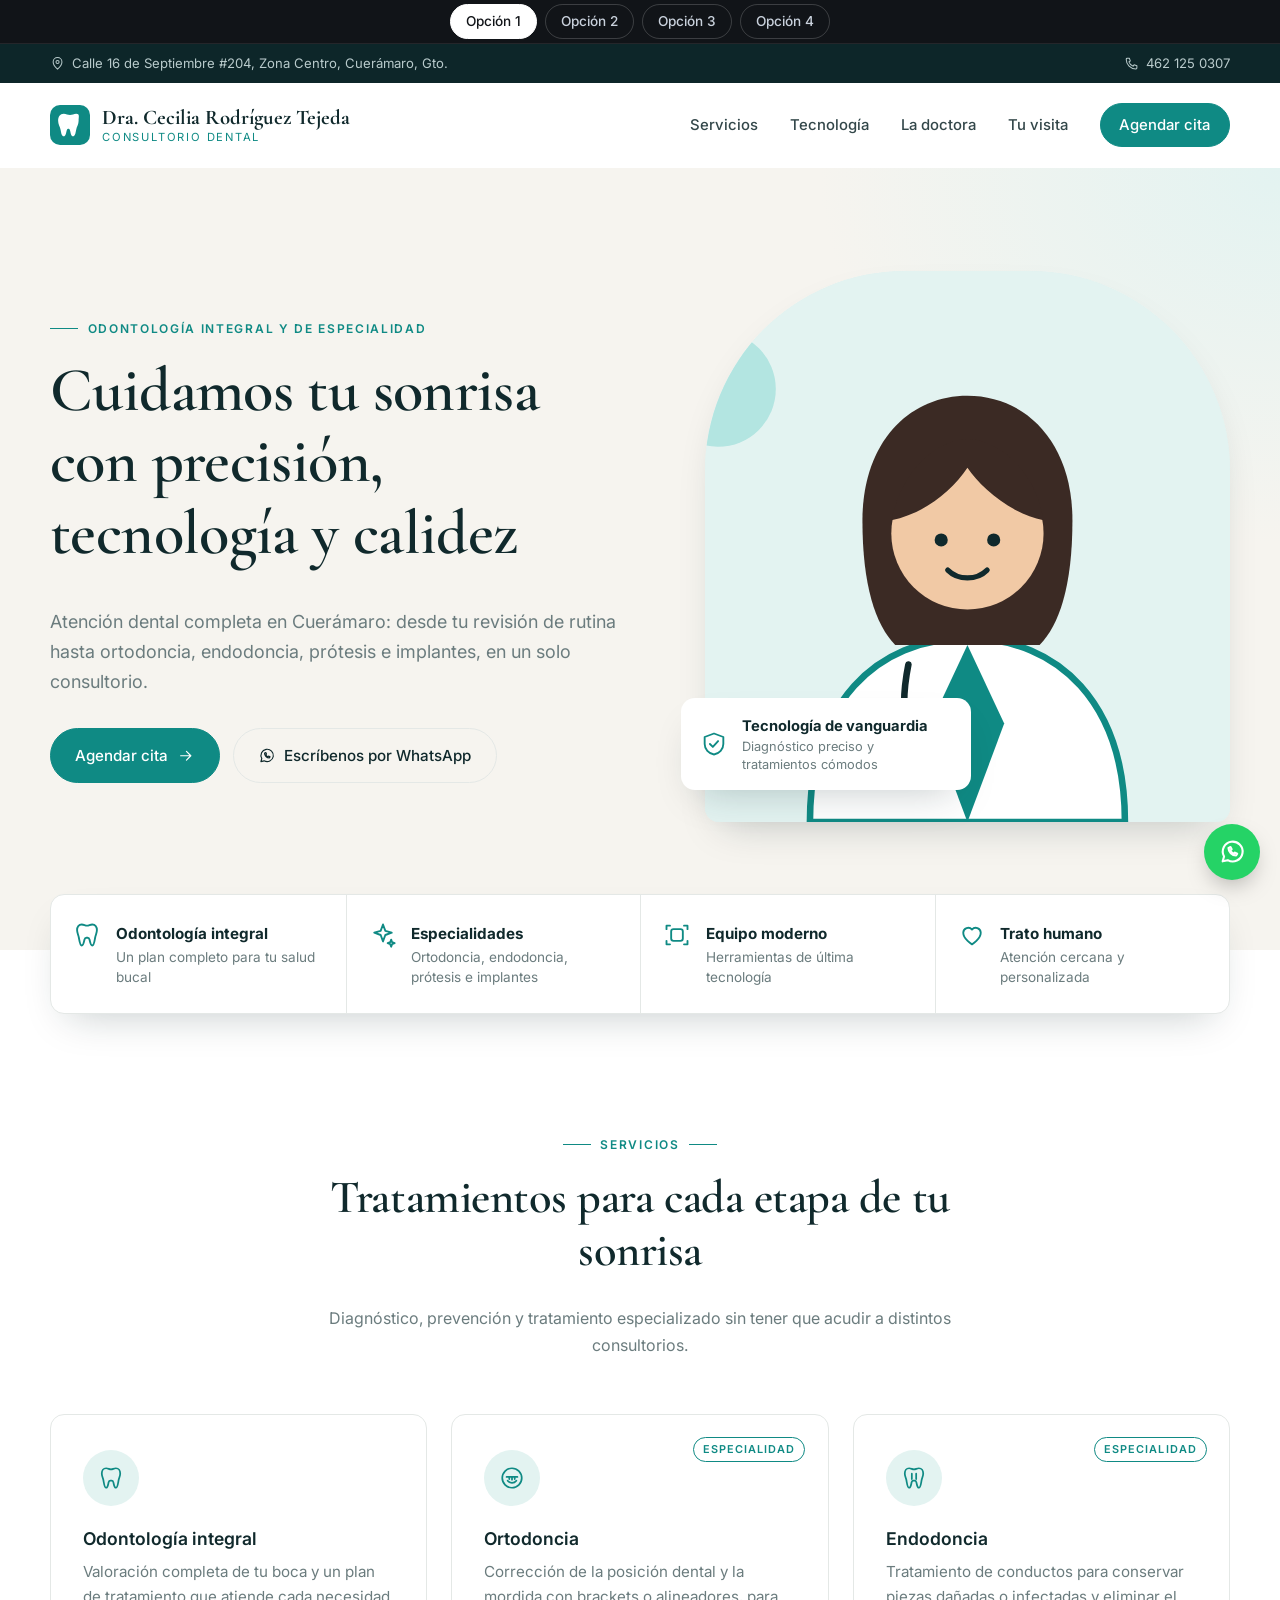
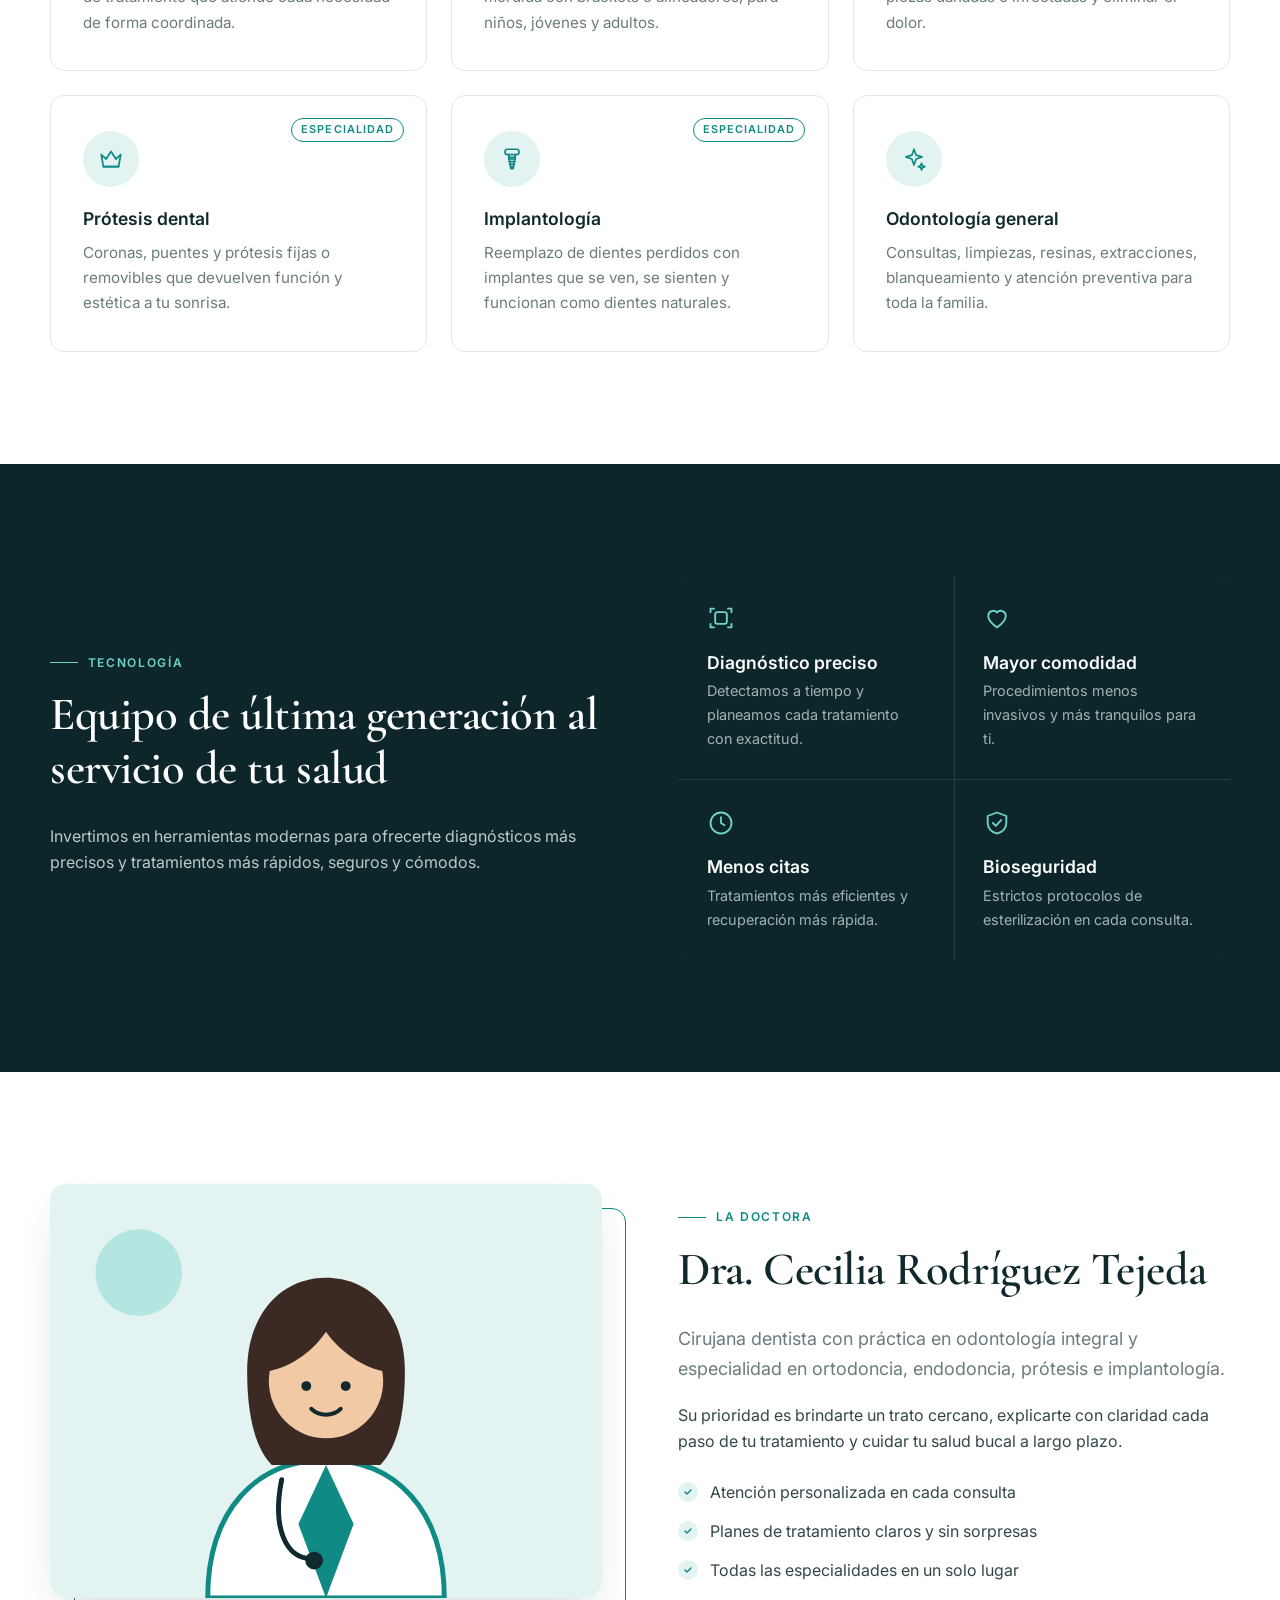
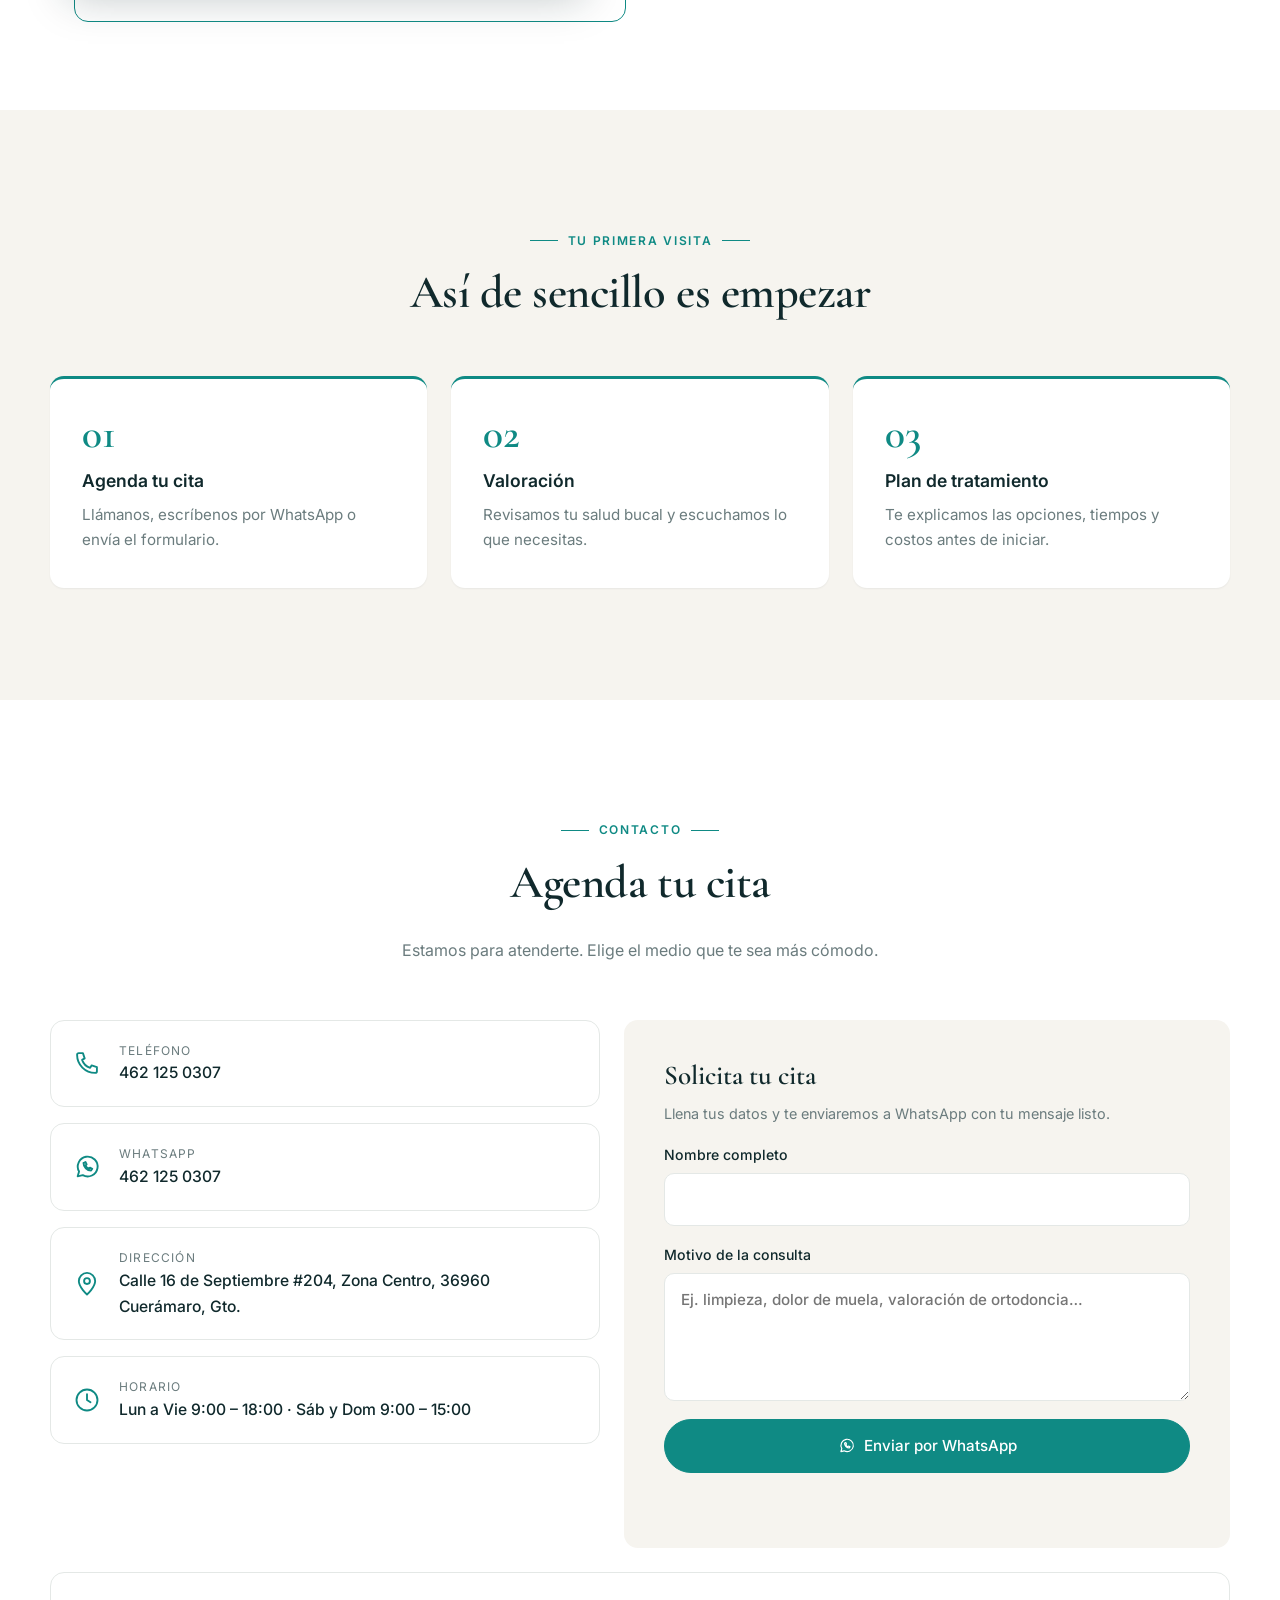
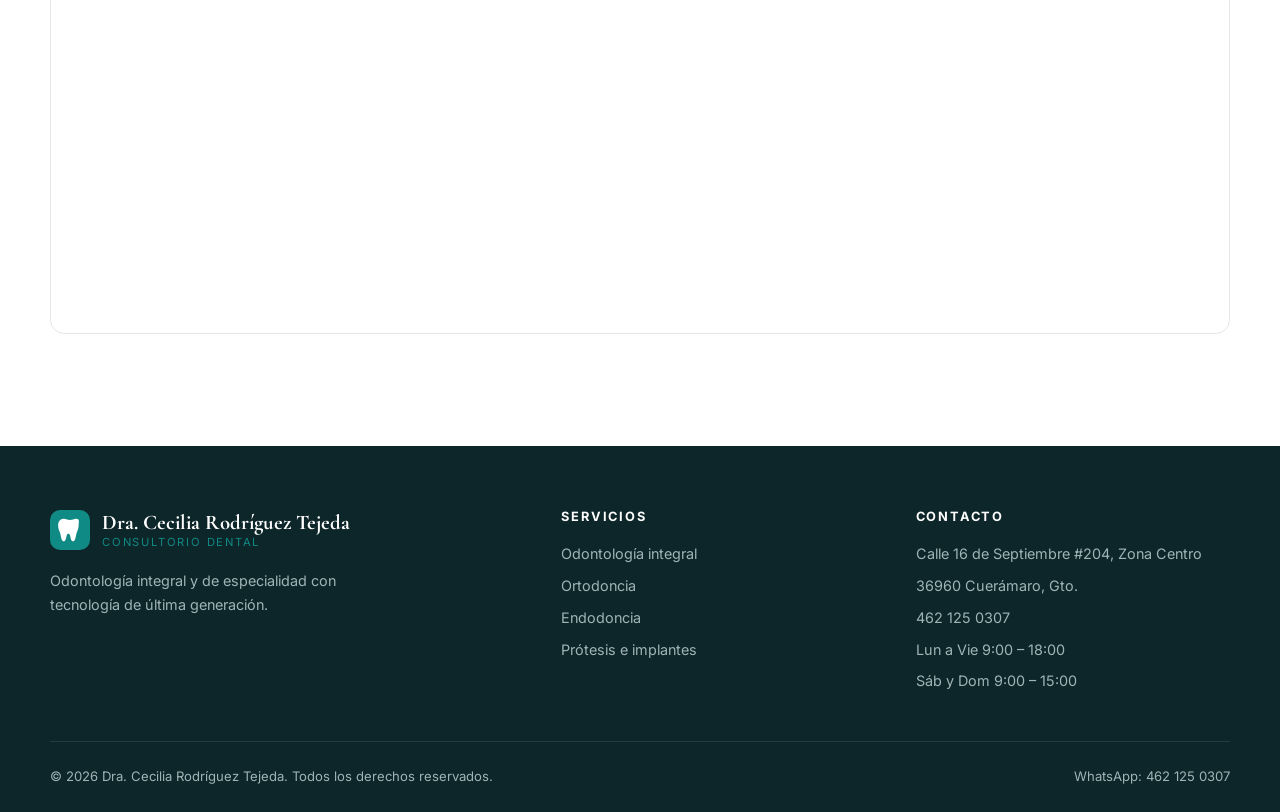
<file: index.html>
<!DOCTYPE html>
<html lang="es">
<head>
  <meta charset="UTF-8">
  <meta name="viewport" content="width=device-width, initial-scale=1.0, viewport-fit=cover">
  <title>Dra. Cecilia Rodríguez Tejeda | Consultorio Dental en Cuerámaro</title>
  <meta name="description" content="Consultorio dental de la Dra. Cecilia Rodríguez Tejeda en Cuerámaro, Gto.: odontología integral, ortodoncia, endodoncia, prótesis e implantología con tecnología de última generación.">
  <link rel="preconnect" href="https://fonts.googleapis.com">
  <link rel="preconnect" href="https://fonts.gstatic.com" crossorigin>
  <link href="https://fonts.googleapis.com/css2?family=Cormorant+Garamond:wght@500;600;700&family=Inter:wght@400;500;600&display=swap" rel="stylesheet">
  <link rel="stylesheet" href="css/styles.css">
  <link rel="stylesheet" href="css/switcher.css">
  <link rel="icon" href="img/favicon.svg" type="image/svg+xml">
</head>
<body>

  <!-- Menú para cambiar de versión -->
  <nav class="switcher" aria-label="Versiones de la página">
    <a href="index.html" aria-current="page">Opción 1</a>
    <a href="index2.html">Opción 2</a>
    <a href="index3.html">Opción 3</a>
    <a href="index4.html">Opción 4</a>
  </nav>

  <!-- Íconos reutilizables -->
  <svg width="0" height="0" style="position:absolute" aria-hidden="true">
    <defs>
      <symbol id="i-tooth" viewBox="0 0 24 24"><path d="M7.5 3C4.9 3 3.5 5 3.5 7.8c0 2.4 1 3.8 1.5 6.3.5 2.6.9 6.9 2.5 6.9s1.8-3 2.3-5c.3-1.3.9-1.6 1.7-1.6h1c.8 0 1.4.3 1.7 1.6.5 2 .7 5 2.3 5s2-4.3 2.5-6.9c.5-2.5 1.5-3.9 1.5-6.3C20.5 5 19.1 3 16.5 3c-1.9 0-2.8 1-4.5 1S9.4 3 7.5 3z"/></symbol>
      <symbol id="i-smile" viewBox="0 0 24 24"><circle cx="12" cy="12" r="9"/><path d="M8 14.5c1 1.3 2.4 2 4 2s3-.7 4-2"/><path d="M7 11h10"/><path d="M9.5 11v2M12 11v2.5M14.5 11v2"/></symbol>
      <symbol id="i-root" viewBox="0 0 24 24"><path d="M7.5 3C4.9 3 3.5 5 3.5 7.8c0 2.4 1 3.8 1.5 6.3.5 2.6.9 6.9 2.5 6.9s1.8-3 2.3-5c.3-1.3.9-1.6 1.7-1.6h1c.8 0 1.4.3 1.7 1.6.5 2 .7 5 2.3 5s2-4.3 2.5-6.9c.5-2.5 1.5-3.9 1.5-6.3C20.5 5 19.1 3 16.5 3c-1.9 0-2.8 1-4.5 1S9.4 3 7.5 3z"/><path d="M10 8v5M14 8v5"/></symbol>
      <symbol id="i-crown" viewBox="0 0 24 24"><path d="M3 8l4.5 4L12 5l4.5 7L21 8l-2 11H5z"/><path d="M5 19h14"/></symbol>
      <symbol id="i-implant" viewBox="0 0 24 24"><path d="M8 3h8c1.5 0 2.5 1 2.5 2.5S17.5 8 16 8H8C6.5 8 5.5 7 5.5 5.5S6.5 3 8 3z"/><path d="M9 8v2.5h6V8"/><path d="M9 12h6M9.5 14.5h5M10 17h4M11 19.5h2"/><path d="M9 10.5L11 21h2l2-10.5"/></symbol>
      <symbol id="i-sparkle" viewBox="0 0 24 24"><path d="M12 3l2 5.5L19.5 10 14 12l-2 5.5L10 12 4.5 10 10 8.5z"/><path d="M19 16l.8 2.2L22 19l-2.2.8L19 22l-.8-2.2L16 19l2.2-.8z"/></symbol>
      <symbol id="i-scan" viewBox="0 0 24 24"><path d="M3 7V4h3M18 4h3v3M21 17v3h-3M6 20H3v-3"/><rect x="7" y="7" width="10" height="10" rx="2"/></symbol>
      <symbol id="i-shield" viewBox="0 0 24 24"><path d="M12 3l8 3v6c0 4.5-3.4 8.2-8 9-4.6-.8-8-4.5-8-9V6z"/><path d="M8.5 12l2.5 2.5 4.5-5"/></symbol>
      <symbol id="i-clock" viewBox="0 0 24 24"><circle cx="12" cy="12" r="9"/><path d="M12 7v5l3 2"/></symbol>
      <symbol id="i-heart" viewBox="0 0 24 24"><path d="M12 20s-7.5-4.6-7.5-10A4.3 4.3 0 0 1 12 7.3 4.3 4.3 0 0 1 19.5 10c0 5.4-7.5 10-7.5 10z"/></symbol>
      <symbol id="i-pin" viewBox="0 0 24 24"><path d="M12 21s-7-6.2-7-11.5A7 7 0 0 1 19 9.5C19 14.8 12 21 12 21z"/><circle cx="12" cy="9.5" r="2.5"/></symbol>
      <symbol id="i-phone" viewBox="0 0 24 24"><path d="M5 3.5h3.5l1.5 4.5-2.2 1.3a11 11 0 0 0 6.9 6.9L16 14l4.5 1.5V19a1.5 1.5 0 0 1-1.5 1.5A15.5 15.5 0 0 1 3.5 5 1.5 1.5 0 0 1 5 3.5z"/></symbol>
      <symbol id="i-arrow" viewBox="0 0 24 24"><path d="M5 12h14M13 6l6 6-6 6"/></symbol>
      <symbol id="i-whatsapp" viewBox="0 0 24 24"><path d="M4 20l1.2-4.2A8.5 8.5 0 1 1 8.4 19z"/><path d="M9 8.5c0 3.5 3 6.5 6.5 6.5l1-1.5-2-1-1 1c-1.2-.5-2.3-1.6-2.8-2.8l1-1-1-2-1.5 1z"/></symbol>
    </defs>
  </svg>

  <!-- Barra superior -->
  <div class="topbar">
    <div class="container topbar__inner">
      <span><svg class="icon"><use href="#i-pin"/></svg> Calle 16 de Septiembre #204, Zona Centro, Cuerámaro, Gto.</span>
      <a href="tel:+524621250307"><svg class="icon"><use href="#i-phone"/></svg> 462 125 0307</a>
    </div>
  </div>

  <!-- Encabezado -->
  <header class="header" id="header">
    <div class="container header__inner">
      <a href="#inicio" class="logo">
        <img src="img/logo.svg" alt="" width="40" height="40">
        <span class="logo__text">
          <strong>Dra. Cecilia Rodríguez Tejeda</strong>
          <small>Consultorio Dental</small>
        </span>
      </a>
      <button class="nav-toggle" id="navToggle" aria-label="Abrir menú" aria-expanded="false">
        <span></span><span></span><span></span>
      </button>
      <nav class="nav" id="nav">
        <a href="#servicios">Servicios</a>
        <a href="#tecnologia">Tecnología</a>
        <a href="#doctora">La doctora</a>
        <a href="#visita">Tu visita</a>
        <a href="#contacto" class="btn btn--small">Agendar cita</a>
      </nav>
    </div>
  </header>

  <main>
    <!-- Hero -->
    <section class="hero" id="inicio">
      <div class="container hero__inner">
        <div class="hero__text">
          <p class="eyebrow">Odontología integral y de especialidad</p>
          <h1>Cuidamos tu sonrisa con precisión, tecnología y calidez</h1>
          <p class="lead">Atención dental completa en Cuerámaro: desde tu revisión de rutina hasta ortodoncia, endodoncia, prótesis e implantes, en un solo consultorio.</p>
          <div class="hero__actions">
            <a href="#contacto" class="btn">Agendar cita <svg class="icon"><use href="#i-arrow"/></svg></a>
            <a href="https://wa.me/524621250307" class="btn btn--ghost" target="_blank" rel="noopener"><svg class="icon"><use href="#i-whatsapp"/></svg> Escríbenos por WhatsApp</a>
          </div>
        </div>
        <div class="hero__media">
          <div class="hero__frame">
            <img src="img/doctora.svg" alt="Dra. Cecilia Rodríguez Tejeda" width="560" height="420">
          </div>
          <div class="hero__badge">
            <svg class="icon icon--lg"><use href="#i-shield"/></svg>
            <div><strong>Tecnología de vanguardia</strong><span>Diagnóstico preciso y tratamientos cómodos</span></div>
          </div>
        </div>
      </div>
    </section>

    <!-- Franja de beneficios -->
    <section class="features">
      <div class="container features__grid">
        <div class="feature"><svg class="icon icon--lg"><use href="#i-tooth"/></svg><div><strong>Odontología integral</strong><span>Un plan completo para tu salud bucal</span></div></div>
        <div class="feature"><svg class="icon icon--lg"><use href="#i-sparkle"/></svg><div><strong>Especialidades</strong><span>Ortodoncia, endodoncia, prótesis e implantes</span></div></div>
        <div class="feature"><svg class="icon icon--lg"><use href="#i-scan"/></svg><div><strong>Equipo moderno</strong><span>Herramientas de última tecnología</span></div></div>
        <div class="feature"><svg class="icon icon--lg"><use href="#i-heart"/></svg><div><strong>Trato humano</strong><span>Atención cercana y personalizada</span></div></div>
      </div>
    </section>

    <!-- Servicios -->
    <section class="section" id="servicios">
      <div class="container">
        <div class="section__header">
          <p class="eyebrow">Servicios</p>
          <h2>Tratamientos para cada etapa de tu sonrisa</h2>
          <p>Diagnóstico, prevención y tratamiento especializado sin tener que acudir a distintos consultorios.</p>
        </div>
        <div class="grid grid--3">
          <article class="card">
            <div class="card__icon"><svg class="icon"><use href="#i-tooth"/></svg></div>
            <h3>Odontología integral</h3>
            <p>Valoración completa de tu boca y un plan de tratamiento que atiende cada necesidad de forma coordinada.</p>
          </article>
          <article class="card">
            <span class="tag">Especialidad</span>
            <div class="card__icon"><svg class="icon"><use href="#i-smile"/></svg></div>
            <h3>Ortodoncia</h3>
            <p>Corrección de la posición dental y la mordida con brackets o alineadores, para niños, jóvenes y adultos.</p>
          </article>
          <article class="card">
            <span class="tag">Especialidad</span>
            <div class="card__icon"><svg class="icon"><use href="#i-root"/></svg></div>
            <h3>Endodoncia</h3>
            <p>Tratamiento de conductos para conservar piezas dañadas o infectadas y eliminar el dolor.</p>
          </article>
          <article class="card">
            <span class="tag">Especialidad</span>
            <div class="card__icon"><svg class="icon"><use href="#i-crown"/></svg></div>
            <h3>Prótesis dental</h3>
            <p>Coronas, puentes y prótesis fijas o removibles que devuelven función y estética a tu sonrisa.</p>
          </article>
          <article class="card">
            <span class="tag">Especialidad</span>
            <div class="card__icon"><svg class="icon"><use href="#i-implant"/></svg></div>
            <h3>Implantología</h3>
            <p>Reemplazo de dientes perdidos con implantes que se ven, se sienten y funcionan como dientes naturales.</p>
          </article>
          <article class="card">
            <div class="card__icon"><svg class="icon"><use href="#i-sparkle"/></svg></div>
            <h3>Odontología general</h3>
            <p>Consultas, limpiezas, resinas, extracciones, blanqueamiento y atención preventiva para toda la familia.</p>
          </article>
        </div>
      </div>
    </section>

    <!-- Tecnología -->
    <section class="section section--dark" id="tecnologia">
      <div class="container split">
        <div class="split__text">
          <p class="eyebrow">Tecnología</p>
          <h2>Equipo de última generación al servicio de tu salud</h2>
          <p>Invertimos en herramientas modernas para ofrecerte diagnósticos más precisos y tratamientos más rápidos, seguros y cómodos.</p>
        </div>
        <div class="tech-grid">
          <div class="tech"><svg class="icon icon--lg"><use href="#i-scan"/></svg><h3>Diagnóstico preciso</h3><p>Detectamos a tiempo y planeamos cada tratamiento con exactitud.</p></div>
          <div class="tech"><svg class="icon icon--lg"><use href="#i-heart"/></svg><h3>Mayor comodidad</h3><p>Procedimientos menos invasivos y más tranquilos para ti.</p></div>
          <div class="tech"><svg class="icon icon--lg"><use href="#i-clock"/></svg><h3>Menos citas</h3><p>Tratamientos más eficientes y recuperación más rápida.</p></div>
          <div class="tech"><svg class="icon icon--lg"><use href="#i-shield"/></svg><h3>Bioseguridad</h3><p>Estrictos protocolos de esterilización en cada consulta.</p></div>
        </div>
      </div>
    </section>

    <!-- La doctora -->
    <section class="section" id="doctora">
      <div class="container split">
        <div class="split__media">
          <!-- Reemplaza por una foto de la doctora, p. ej. img/doctora.jpg -->
          <div class="portrait">
            <img src="img/doctora.svg" alt="Dra. Cecilia Rodríguez Tejeda" width="560" height="420">
          </div>
        </div>
        <div class="split__text">
          <p class="eyebrow">La doctora</p>
          <h2>Dra. Cecilia Rodríguez Tejeda</h2>
          <p class="lead">Cirujana dentista con práctica en odontología integral y especialidad en ortodoncia, endodoncia, prótesis e implantología.</p>
          <p>Su prioridad es brindarte un trato cercano, explicarte con claridad cada paso de tu tratamiento y cuidar tu salud bucal a largo plazo.</p>
          <ul class="checklist">
            <li>Atención personalizada en cada consulta</li>
            <li>Planes de tratamiento claros y sin sorpresas</li>
            <li>Todas las especialidades en un solo lugar</li>
          </ul>
        </div>
      </div>
    </section>

    <!-- Primera visita -->
    <section class="section section--alt" id="visita">
      <div class="container">
        <div class="section__header">
          <p class="eyebrow">Tu primera visita</p>
          <h2>Así de sencillo es empezar</h2>
        </div>
        <ol class="steps">
          <li class="step"><span class="step__num">01</span><h3>Agenda tu cita</h3><p>Llámanos, escríbenos por WhatsApp o envía el formulario.</p></li>
          <li class="step"><span class="step__num">02</span><h3>Valoración</h3><p>Revisamos tu salud bucal y escuchamos lo que necesitas.</p></li>
          <li class="step"><span class="step__num">03</span><h3>Plan de tratamiento</h3><p>Te explicamos las opciones, tiempos y costos antes de iniciar.</p></li>
        </ol>
      </div>
    </section>

    <!-- Contacto -->
    <section class="section" id="contacto">
      <div class="container">
        <div class="section__header">
          <p class="eyebrow">Contacto</p>
          <h2>Agenda tu cita</h2>
          <p>Estamos para atenderte. Elige el medio que te sea más cómodo.</p>
        </div>
        <div class="contact">
          <div class="contact__info">
            <a class="contact-card" href="tel:+524621250307">
              <svg class="icon icon--lg"><use href="#i-phone"/></svg>
              <div><span>Teléfono</span><strong>462 125 0307</strong></div>
            </a>
            <a class="contact-card" href="https://wa.me/524621250307" target="_blank" rel="noopener">
              <svg class="icon icon--lg"><use href="#i-whatsapp"/></svg>
              <div><span>WhatsApp</span><strong>462 125 0307</strong></div>
            </a>
            <a class="contact-card" href="https://maps.google.com/?cid=9035574526727270491" target="_blank" rel="noopener">
              <svg class="icon icon--lg"><use href="#i-pin"/></svg>
              <div><span>Dirección</span><strong>Calle 16 de Septiembre #204, Zona Centro, 36960 Cuerámaro, Gto.</strong></div>
            </a>
            <div class="contact-card">
              <svg class="icon icon--lg"><use href="#i-clock"/></svg>
              <div><span>Horario</span><strong>Lun a Vie 9:00 – 18:00 · Sáb y Dom 9:00 – 15:00</strong></div>
            </div>
          </div>
          <!-- El formulario abre WhatsApp con el mensaje ya redactado (no requiere servidor) -->
          <form class="form" id="contactForm" novalidate>
            <h3>Solicita tu cita</h3>
            <p class="form__note">Llena tus datos y te enviaremos a WhatsApp con tu mensaje listo.</p>
            <label>Nombre completo
              <input type="text" name="nombre" required>
            </label>
            <label>Motivo de la consulta
              <textarea name="mensaje" rows="4" required placeholder="Ej. limpieza, dolor de muela, valoración de ortodoncia…"></textarea>
            </label>
            <button type="submit" class="btn"><svg class="icon"><use href="#i-whatsapp"/></svg> Enviar por WhatsApp</button>
            <p class="form__status" id="formStatus" role="status"></p>
          </form>
        </div>
        <div class="map">
          <iframe title="Ubicación del consultorio" loading="lazy" referrerpolicy="no-referrer-when-downgrade"
            src="https://maps.google.com/maps?q=20.6257569,-101.6734049&z=17&output=embed"></iframe>
        </div>
      </div>
    </section>
  </main>

  <!-- Pie de página -->
  <footer class="footer">
    <div class="container footer__grid">
      <div>
        <a href="#inicio" class="logo logo--light">
          <img src="img/logo.svg" alt="" width="40" height="40">
          <span class="logo__text"><strong>Dra. Cecilia Rodríguez Tejeda</strong><small>Consultorio Dental</small></span>
        </a>
        <p>Odontología integral y de especialidad con tecnología de última generación.</p>
      </div>
      <div>
        <h4>Servicios</h4>
        <ul>
          <li>Odontología integral</li>
          <li>Ortodoncia</li>
          <li>Endodoncia</li>
          <li>Prótesis e implantes</li>
        </ul>
      </div>
      <div>
        <h4>Contacto</h4>
        <ul>
          <li>Calle 16 de Septiembre #204, Zona Centro</li>
          <li>36960 Cuerámaro, Gto.</li>
          <li><a href="tel:+524621250307">462 125 0307</a></li>
          <li>Lun a Vie 9:00 – 18:00</li>
          <li>Sáb y Dom 9:00 – 15:00</li>
        </ul>
      </div>
    </div>
    <div class="container footer__bottom">
      <p>&copy; <span id="year"></span> Dra. Cecilia Rodríguez Tejeda. Todos los derechos reservados.</p>
      <a href="https://wa.me/524621250307" target="_blank" rel="noopener">WhatsApp: 462 125 0307</a>
    </div>
  </footer>

  <!-- Botón flotante de WhatsApp -->
  <a class="wa-float" href="https://wa.me/524621250307" target="_blank" rel="noopener" aria-label="Escríbenos por WhatsApp">
    <svg class="icon"><use href="#i-whatsapp"/></svg>
  </a>

  <script src="js/main.js"></script>
</body>
</html>
</file>
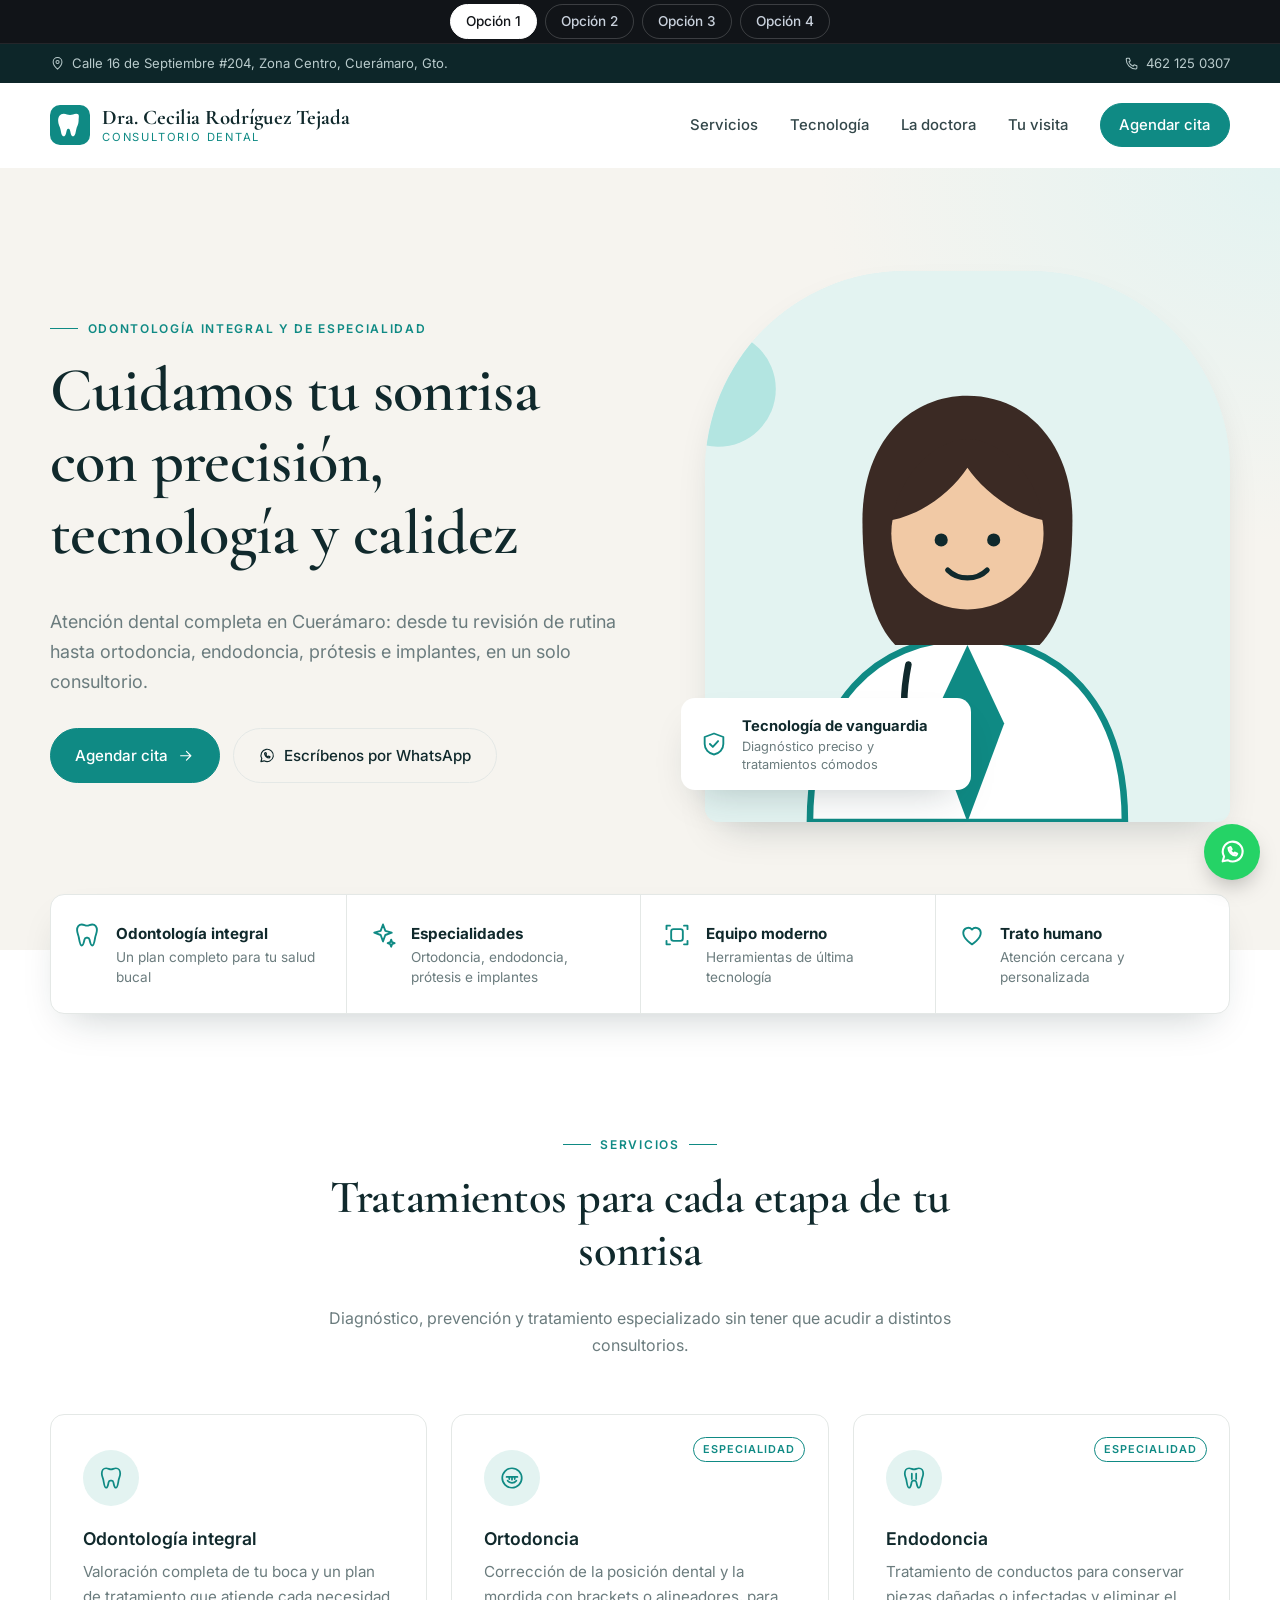
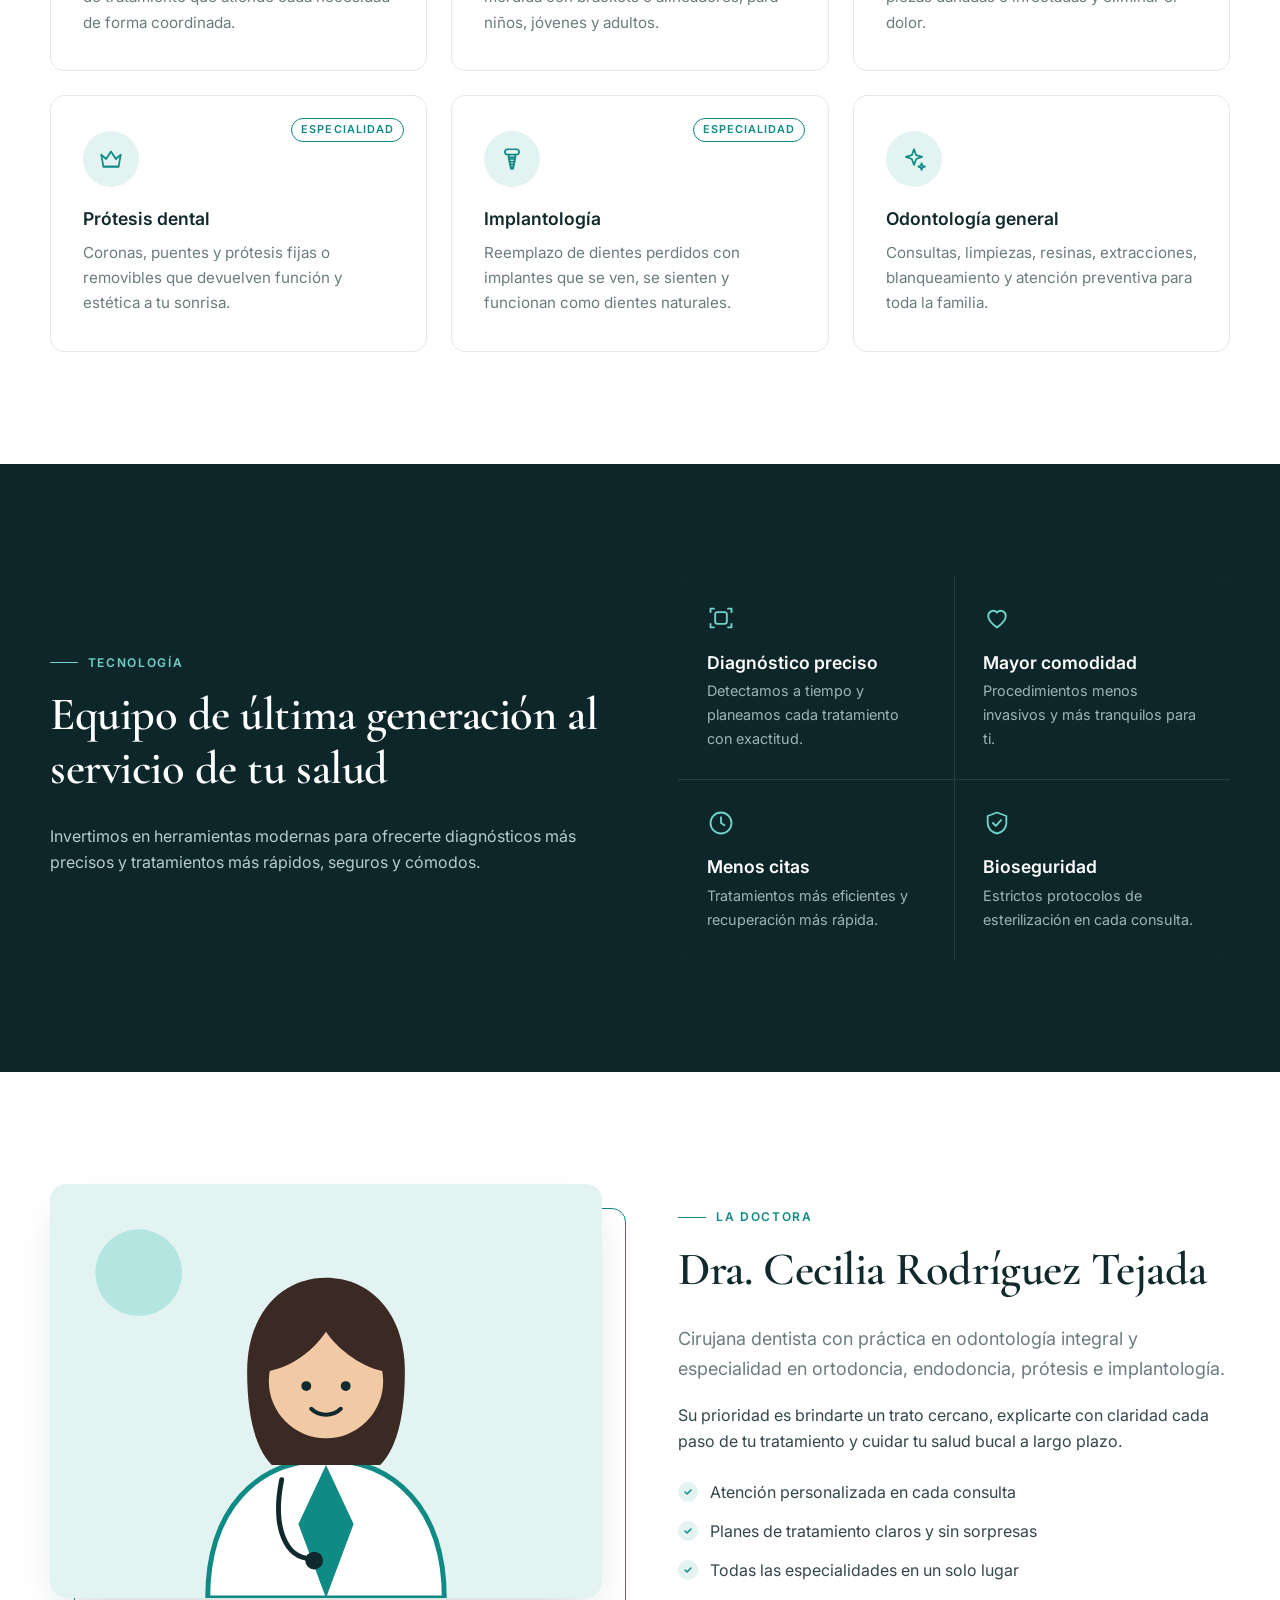
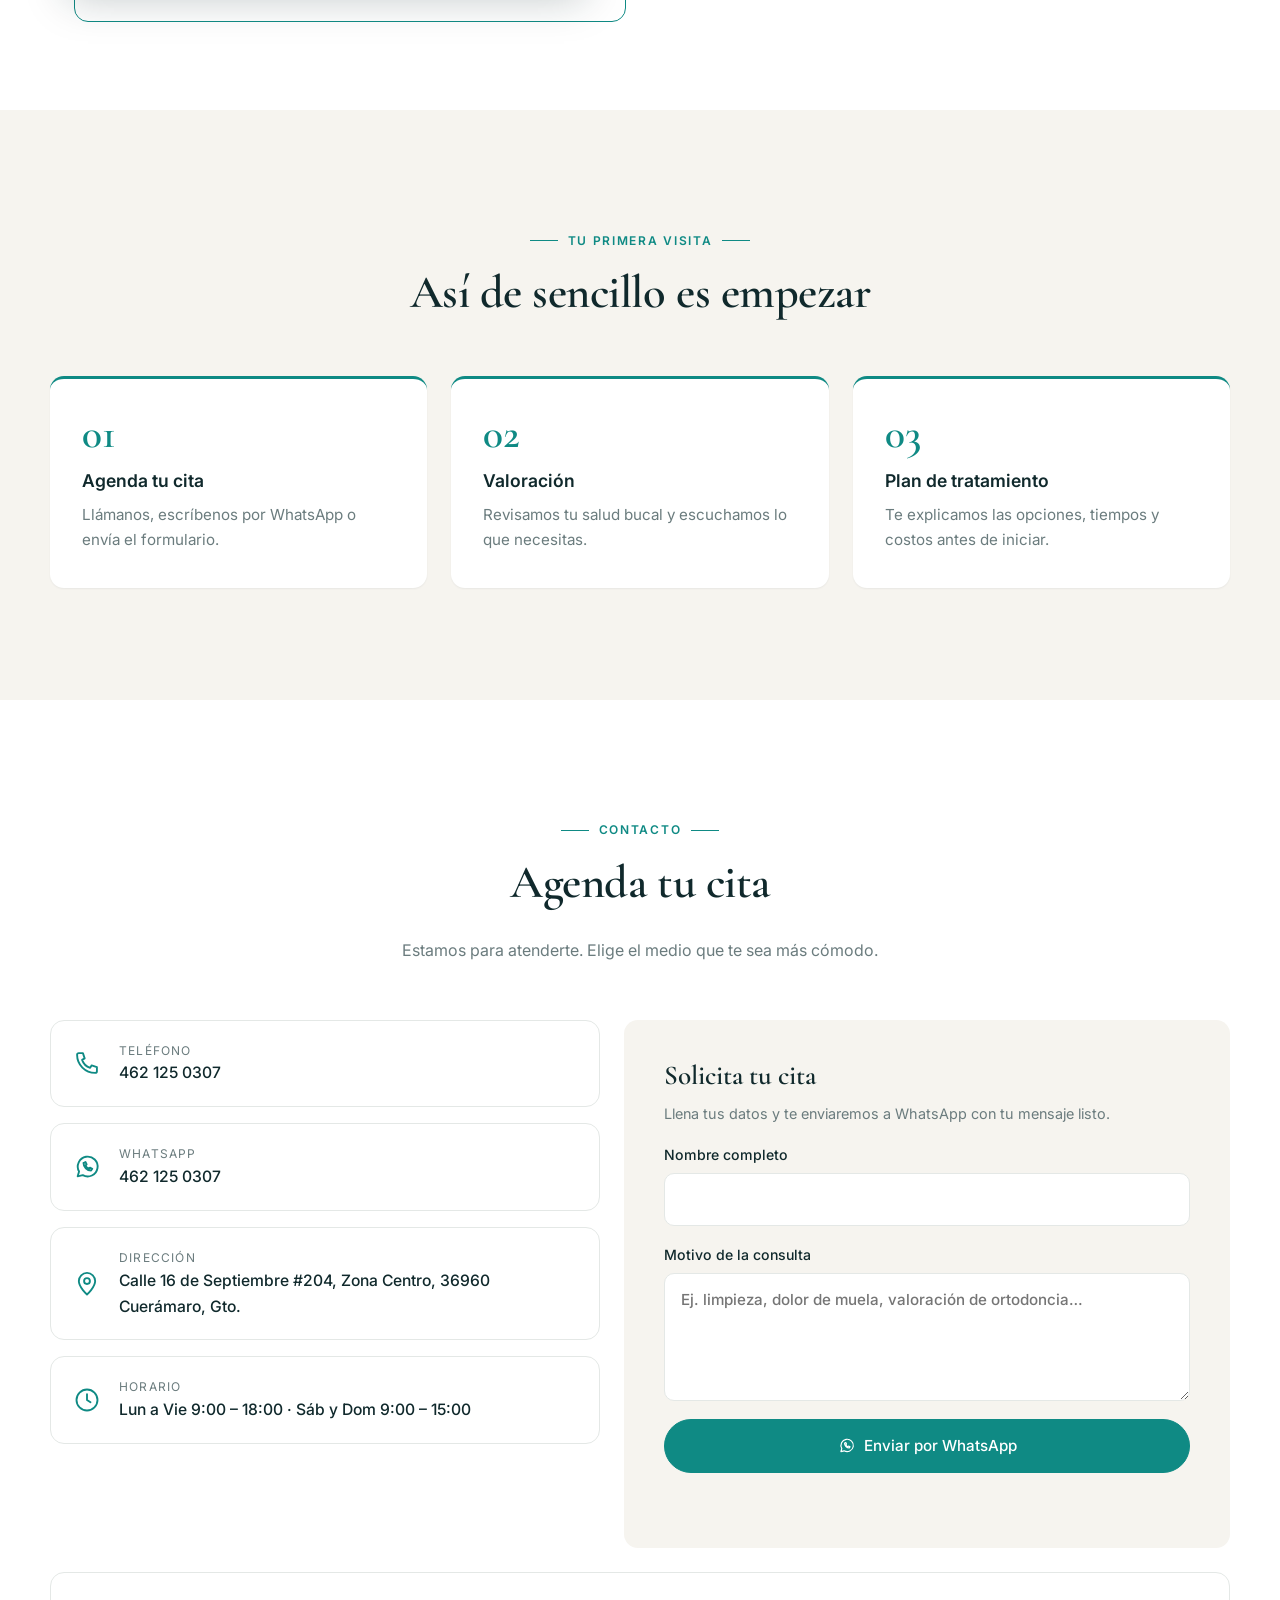
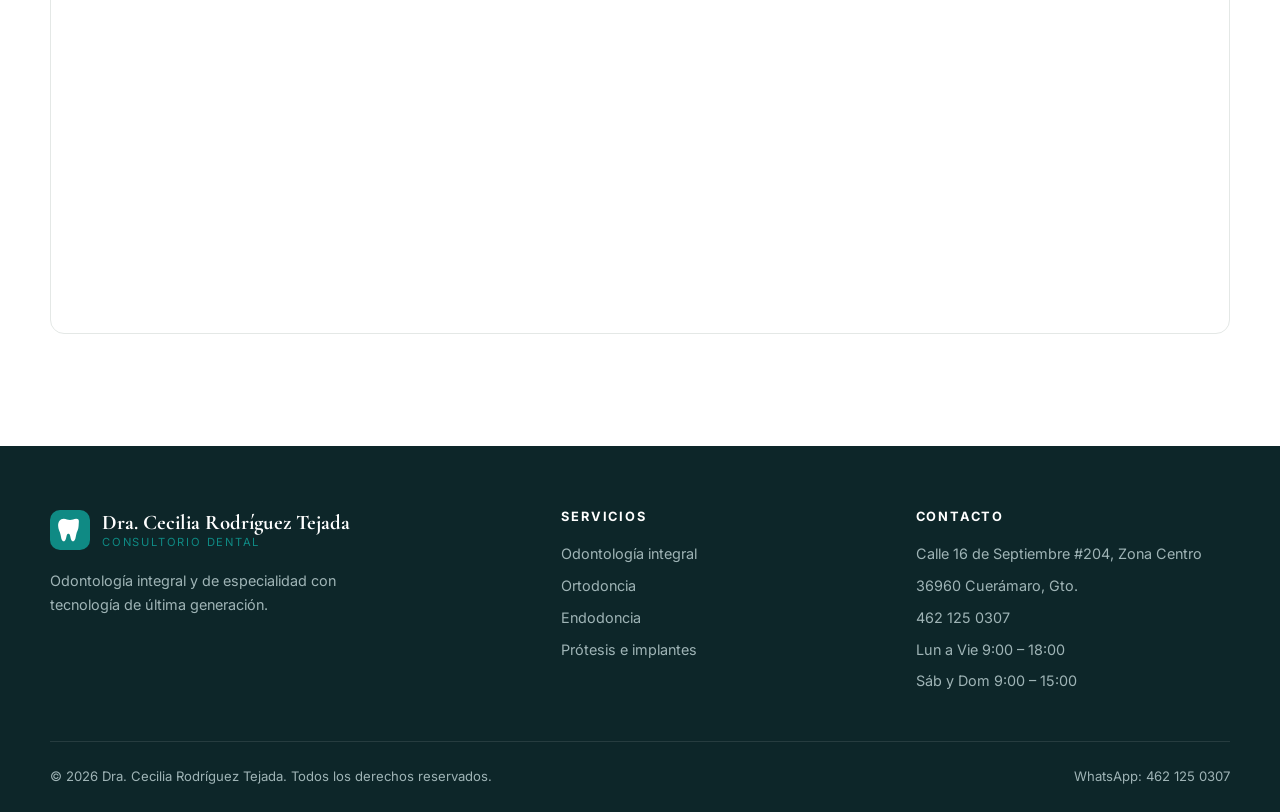
<file: DraCeciliaRodriguez/index.html>
<!DOCTYPE html>
<html lang="es">
<head>
  <meta charset="UTF-8">
  <meta name="viewport" content="width=device-width, initial-scale=1.0, viewport-fit=cover">
  <title>Dra. Cecilia Rodríguez Tejada | Consultorio Dental en Cuerámaro</title>
  <meta name="description" content="Consultorio dental de la Dra. Cecilia Rodríguez Tejada en Cuerámaro, Gto.: odontología integral, ortodoncia, endodoncia, prótesis e implantología con tecnología de última generación.">
  <link rel="preconnect" href="https://fonts.googleapis.com">
  <link rel="preconnect" href="https://fonts.gstatic.com" crossorigin>
  <link href="https://fonts.googleapis.com/css2?family=Cormorant+Garamond:wght@500;600;700&family=Inter:wght@400;500;600&display=swap" rel="stylesheet">
  <link rel="stylesheet" href="css/styles.css">
  <link rel="stylesheet" href="css/switcher.css">
  <link rel="icon" href="img/favicon.svg" type="image/svg+xml">
</head>
<body>

  <!-- Menú para cambiar de versión -->
  <nav class="switcher" aria-label="Versiones de la página">
    <a href="index.html" aria-current="page">Opción 1</a>
    <a href="index2.html">Opción 2</a>
    <a href="index3.html">Opción 3</a>
    <a href="index4.html">Opción 4</a>
  </nav>

  <!-- Íconos reutilizables -->
  <svg width="0" height="0" style="position:absolute" aria-hidden="true">
    <defs>
      <symbol id="i-tooth" viewBox="0 0 24 24"><path d="M7.5 3C4.9 3 3.5 5 3.5 7.8c0 2.4 1 3.8 1.5 6.3.5 2.6.9 6.9 2.5 6.9s1.8-3 2.3-5c.3-1.3.9-1.6 1.7-1.6h1c.8 0 1.4.3 1.7 1.6.5 2 .7 5 2.3 5s2-4.3 2.5-6.9c.5-2.5 1.5-3.9 1.5-6.3C20.5 5 19.1 3 16.5 3c-1.9 0-2.8 1-4.5 1S9.4 3 7.5 3z"/></symbol>
      <symbol id="i-smile" viewBox="0 0 24 24"><circle cx="12" cy="12" r="9"/><path d="M8 14.5c1 1.3 2.4 2 4 2s3-.7 4-2"/><path d="M7 11h10"/><path d="M9.5 11v2M12 11v2.5M14.5 11v2"/></symbol>
      <symbol id="i-root" viewBox="0 0 24 24"><path d="M7.5 3C4.9 3 3.5 5 3.5 7.8c0 2.4 1 3.8 1.5 6.3.5 2.6.9 6.9 2.5 6.9s1.8-3 2.3-5c.3-1.3.9-1.6 1.7-1.6h1c.8 0 1.4.3 1.7 1.6.5 2 .7 5 2.3 5s2-4.3 2.5-6.9c.5-2.5 1.5-3.9 1.5-6.3C20.5 5 19.1 3 16.5 3c-1.9 0-2.8 1-4.5 1S9.4 3 7.5 3z"/><path d="M10 8v5M14 8v5"/></symbol>
      <symbol id="i-crown" viewBox="0 0 24 24"><path d="M3 8l4.5 4L12 5l4.5 7L21 8l-2 11H5z"/><path d="M5 19h14"/></symbol>
      <symbol id="i-implant" viewBox="0 0 24 24"><path d="M8 3h8c1.5 0 2.5 1 2.5 2.5S17.5 8 16 8H8C6.5 8 5.5 7 5.5 5.5S6.5 3 8 3z"/><path d="M9 8v2.5h6V8"/><path d="M9 12h6M9.5 14.5h5M10 17h4M11 19.5h2"/><path d="M9 10.5L11 21h2l2-10.5"/></symbol>
      <symbol id="i-sparkle" viewBox="0 0 24 24"><path d="M12 3l2 5.5L19.5 10 14 12l-2 5.5L10 12 4.5 10 10 8.5z"/><path d="M19 16l.8 2.2L22 19l-2.2.8L19 22l-.8-2.2L16 19l2.2-.8z"/></symbol>
      <symbol id="i-scan" viewBox="0 0 24 24"><path d="M3 7V4h3M18 4h3v3M21 17v3h-3M6 20H3v-3"/><rect x="7" y="7" width="10" height="10" rx="2"/></symbol>
      <symbol id="i-shield" viewBox="0 0 24 24"><path d="M12 3l8 3v6c0 4.5-3.4 8.2-8 9-4.6-.8-8-4.5-8-9V6z"/><path d="M8.5 12l2.5 2.5 4.5-5"/></symbol>
      <symbol id="i-clock" viewBox="0 0 24 24"><circle cx="12" cy="12" r="9"/><path d="M12 7v5l3 2"/></symbol>
      <symbol id="i-heart" viewBox="0 0 24 24"><path d="M12 20s-7.5-4.6-7.5-10A4.3 4.3 0 0 1 12 7.3 4.3 4.3 0 0 1 19.5 10c0 5.4-7.5 10-7.5 10z"/></symbol>
      <symbol id="i-pin" viewBox="0 0 24 24"><path d="M12 21s-7-6.2-7-11.5A7 7 0 0 1 19 9.5C19 14.8 12 21 12 21z"/><circle cx="12" cy="9.5" r="2.5"/></symbol>
      <symbol id="i-phone" viewBox="0 0 24 24"><path d="M5 3.5h3.5l1.5 4.5-2.2 1.3a11 11 0 0 0 6.9 6.9L16 14l4.5 1.5V19a1.5 1.5 0 0 1-1.5 1.5A15.5 15.5 0 0 1 3.5 5 1.5 1.5 0 0 1 5 3.5z"/></symbol>
      <symbol id="i-arrow" viewBox="0 0 24 24"><path d="M5 12h14M13 6l6 6-6 6"/></symbol>
      <symbol id="i-whatsapp" viewBox="0 0 24 24"><path d="M4 20l1.2-4.2A8.5 8.5 0 1 1 8.4 19z"/><path d="M9 8.5c0 3.5 3 6.5 6.5 6.5l1-1.5-2-1-1 1c-1.2-.5-2.3-1.6-2.8-2.8l1-1-1-2-1.5 1z"/></symbol>
    </defs>
  </svg>

  <!-- Barra superior -->
  <div class="topbar">
    <div class="container topbar__inner">
      <span><svg class="icon"><use href="#i-pin"/></svg> Calle 16 de Septiembre #204, Zona Centro, Cuerámaro, Gto.</span>
      <a href="tel:+524621250307"><svg class="icon"><use href="#i-phone"/></svg> 462 125 0307</a>
    </div>
  </div>

  <!-- Encabezado -->
  <header class="header" id="header">
    <div class="container header__inner">
      <a href="#inicio" class="logo">
        <img src="img/logo.svg" alt="" width="40" height="40">
        <span class="logo__text">
          <strong>Dra. Cecilia Rodríguez Tejada</strong>
          <small>Consultorio Dental</small>
        </span>
      </a>
      <button class="nav-toggle" id="navToggle" aria-label="Abrir menú" aria-expanded="false">
        <span></span><span></span><span></span>
      </button>
      <nav class="nav" id="nav">
        <a href="#servicios">Servicios</a>
        <a href="#tecnologia">Tecnología</a>
        <a href="#doctora">La doctora</a>
        <a href="#visita">Tu visita</a>
        <a href="#contacto" class="btn btn--small">Agendar cita</a>
      </nav>
    </div>
  </header>

  <main>
    <!-- Hero -->
    <section class="hero" id="inicio">
      <div class="container hero__inner">
        <div class="hero__text">
          <p class="eyebrow">Odontología integral y de especialidad</p>
          <h1>Cuidamos tu sonrisa con precisión, tecnología y calidez</h1>
          <p class="lead">Atención dental completa en Cuerámaro: desde tu revisión de rutina hasta ortodoncia, endodoncia, prótesis e implantes, en un solo consultorio.</p>
          <div class="hero__actions">
            <a href="#contacto" class="btn">Agendar cita <svg class="icon"><use href="#i-arrow"/></svg></a>
            <a href="https://wa.me/524621250307" class="btn btn--ghost" target="_blank" rel="noopener"><svg class="icon"><use href="#i-whatsapp"/></svg> Escríbenos por WhatsApp</a>
          </div>
        </div>
        <div class="hero__media">
          <div class="hero__frame">
            <img src="img/doctora.svg" alt="Dra. Cecilia Rodríguez Tejada" width="560" height="420">
          </div>
          <div class="hero__badge">
            <svg class="icon icon--lg"><use href="#i-shield"/></svg>
            <div><strong>Tecnología de vanguardia</strong><span>Diagnóstico preciso y tratamientos cómodos</span></div>
          </div>
        </div>
      </div>
    </section>

    <!-- Franja de beneficios -->
    <section class="features">
      <div class="container features__grid">
        <div class="feature"><svg class="icon icon--lg"><use href="#i-tooth"/></svg><div><strong>Odontología integral</strong><span>Un plan completo para tu salud bucal</span></div></div>
        <div class="feature"><svg class="icon icon--lg"><use href="#i-sparkle"/></svg><div><strong>Especialidades</strong><span>Ortodoncia, endodoncia, prótesis e implantes</span></div></div>
        <div class="feature"><svg class="icon icon--lg"><use href="#i-scan"/></svg><div><strong>Equipo moderno</strong><span>Herramientas de última tecnología</span></div></div>
        <div class="feature"><svg class="icon icon--lg"><use href="#i-heart"/></svg><div><strong>Trato humano</strong><span>Atención cercana y personalizada</span></div></div>
      </div>
    </section>

    <!-- Servicios -->
    <section class="section" id="servicios">
      <div class="container">
        <div class="section__header">
          <p class="eyebrow">Servicios</p>
          <h2>Tratamientos para cada etapa de tu sonrisa</h2>
          <p>Diagnóstico, prevención y tratamiento especializado sin tener que acudir a distintos consultorios.</p>
        </div>
        <div class="grid grid--3">
          <article class="card">
            <div class="card__icon"><svg class="icon"><use href="#i-tooth"/></svg></div>
            <h3>Odontología integral</h3>
            <p>Valoración completa de tu boca y un plan de tratamiento que atiende cada necesidad de forma coordinada.</p>
          </article>
          <article class="card">
            <span class="tag">Especialidad</span>
            <div class="card__icon"><svg class="icon"><use href="#i-smile"/></svg></div>
            <h3>Ortodoncia</h3>
            <p>Corrección de la posición dental y la mordida con brackets o alineadores, para niños, jóvenes y adultos.</p>
          </article>
          <article class="card">
            <span class="tag">Especialidad</span>
            <div class="card__icon"><svg class="icon"><use href="#i-root"/></svg></div>
            <h3>Endodoncia</h3>
            <p>Tratamiento de conductos para conservar piezas dañadas o infectadas y eliminar el dolor.</p>
          </article>
          <article class="card">
            <span class="tag">Especialidad</span>
            <div class="card__icon"><svg class="icon"><use href="#i-crown"/></svg></div>
            <h3>Prótesis dental</h3>
            <p>Coronas, puentes y prótesis fijas o removibles que devuelven función y estética a tu sonrisa.</p>
          </article>
          <article class="card">
            <span class="tag">Especialidad</span>
            <div class="card__icon"><svg class="icon"><use href="#i-implant"/></svg></div>
            <h3>Implantología</h3>
            <p>Reemplazo de dientes perdidos con implantes que se ven, se sienten y funcionan como dientes naturales.</p>
          </article>
          <article class="card">
            <div class="card__icon"><svg class="icon"><use href="#i-sparkle"/></svg></div>
            <h3>Odontología general</h3>
            <p>Consultas, limpiezas, resinas, extracciones, blanqueamiento y atención preventiva para toda la familia.</p>
          </article>
        </div>
      </div>
    </section>

    <!-- Tecnología -->
    <section class="section section--dark" id="tecnologia">
      <div class="container split">
        <div class="split__text">
          <p class="eyebrow">Tecnología</p>
          <h2>Equipo de última generación al servicio de tu salud</h2>
          <p>Invertimos en herramientas modernas para ofrecerte diagnósticos más precisos y tratamientos más rápidos, seguros y cómodos.</p>
        </div>
        <div class="tech-grid">
          <div class="tech"><svg class="icon icon--lg"><use href="#i-scan"/></svg><h3>Diagnóstico preciso</h3><p>Detectamos a tiempo y planeamos cada tratamiento con exactitud.</p></div>
          <div class="tech"><svg class="icon icon--lg"><use href="#i-heart"/></svg><h3>Mayor comodidad</h3><p>Procedimientos menos invasivos y más tranquilos para ti.</p></div>
          <div class="tech"><svg class="icon icon--lg"><use href="#i-clock"/></svg><h3>Menos citas</h3><p>Tratamientos más eficientes y recuperación más rápida.</p></div>
          <div class="tech"><svg class="icon icon--lg"><use href="#i-shield"/></svg><h3>Bioseguridad</h3><p>Estrictos protocolos de esterilización en cada consulta.</p></div>
        </div>
      </div>
    </section>

    <!-- La doctora -->
    <section class="section" id="doctora">
      <div class="container split">
        <div class="split__media">
          <!-- Reemplaza por una foto de la doctora, p. ej. img/doctora.jpg -->
          <div class="portrait">
            <img src="img/doctora.svg" alt="Dra. Cecilia Rodríguez Tejada" width="560" height="420">
          </div>
        </div>
        <div class="split__text">
          <p class="eyebrow">La doctora</p>
          <h2>Dra. Cecilia Rodríguez Tejada</h2>
          <p class="lead">Cirujana dentista con práctica en odontología integral y especialidad en ortodoncia, endodoncia, prótesis e implantología.</p>
          <p>Su prioridad es brindarte un trato cercano, explicarte con claridad cada paso de tu tratamiento y cuidar tu salud bucal a largo plazo.</p>
          <ul class="checklist">
            <li>Atención personalizada en cada consulta</li>
            <li>Planes de tratamiento claros y sin sorpresas</li>
            <li>Todas las especialidades en un solo lugar</li>
          </ul>
        </div>
      </div>
    </section>

    <!-- Primera visita -->
    <section class="section section--alt" id="visita">
      <div class="container">
        <div class="section__header">
          <p class="eyebrow">Tu primera visita</p>
          <h2>Así de sencillo es empezar</h2>
        </div>
        <ol class="steps">
          <li class="step"><span class="step__num">01</span><h3>Agenda tu cita</h3><p>Llámanos, escríbenos por WhatsApp o envía el formulario.</p></li>
          <li class="step"><span class="step__num">02</span><h3>Valoración</h3><p>Revisamos tu salud bucal y escuchamos lo que necesitas.</p></li>
          <li class="step"><span class="step__num">03</span><h3>Plan de tratamiento</h3><p>Te explicamos las opciones, tiempos y costos antes de iniciar.</p></li>
        </ol>
      </div>
    </section>

    <!-- Contacto -->
    <section class="section" id="contacto">
      <div class="container">
        <div class="section__header">
          <p class="eyebrow">Contacto</p>
          <h2>Agenda tu cita</h2>
          <p>Estamos para atenderte. Elige el medio que te sea más cómodo.</p>
        </div>
        <div class="contact">
          <div class="contact__info">
            <a class="contact-card" href="tel:+524621250307">
              <svg class="icon icon--lg"><use href="#i-phone"/></svg>
              <div><span>Teléfono</span><strong>462 125 0307</strong></div>
            </a>
            <a class="contact-card" href="https://wa.me/524621250307" target="_blank" rel="noopener">
              <svg class="icon icon--lg"><use href="#i-whatsapp"/></svg>
              <div><span>WhatsApp</span><strong>462 125 0307</strong></div>
            </a>
            <a class="contact-card" href="https://maps.google.com/?cid=9035574526727270491" target="_blank" rel="noopener">
              <svg class="icon icon--lg"><use href="#i-pin"/></svg>
              <div><span>Dirección</span><strong>Calle 16 de Septiembre #204, Zona Centro, 36960 Cuerámaro, Gto.</strong></div>
            </a>
            <div class="contact-card">
              <svg class="icon icon--lg"><use href="#i-clock"/></svg>
              <div><span>Horario</span><strong>Lun a Vie 9:00 – 18:00 · Sáb y Dom 9:00 – 15:00</strong></div>
            </div>
          </div>
          <!-- El formulario abre WhatsApp con el mensaje ya redactado (no requiere servidor) -->
          <form class="form" id="contactForm" novalidate>
            <h3>Solicita tu cita</h3>
            <p class="form__note">Llena tus datos y te enviaremos a WhatsApp con tu mensaje listo.</p>
            <label>Nombre completo
              <input type="text" name="nombre" required>
            </label>
            <label>Motivo de la consulta
              <textarea name="mensaje" rows="4" required placeholder="Ej. limpieza, dolor de muela, valoración de ortodoncia…"></textarea>
            </label>
            <button type="submit" class="btn"><svg class="icon"><use href="#i-whatsapp"/></svg> Enviar por WhatsApp</button>
            <p class="form__status" id="formStatus" role="status"></p>
          </form>
        </div>
        <div class="map">
          <iframe title="Ubicación del consultorio" loading="lazy" referrerpolicy="no-referrer-when-downgrade"
            src="https://maps.google.com/maps?q=20.6257569,-101.6734049&z=17&output=embed"></iframe>
        </div>
      </div>
    </section>
  </main>

  <!-- Pie de página -->
  <footer class="footer">
    <div class="container footer__grid">
      <div>
        <a href="#inicio" class="logo logo--light">
          <img src="img/logo.svg" alt="" width="40" height="40">
          <span class="logo__text"><strong>Dra. Cecilia Rodríguez Tejada</strong><small>Consultorio Dental</small></span>
        </a>
        <p>Odontología integral y de especialidad con tecnología de última generación.</p>
      </div>
      <div>
        <h4>Servicios</h4>
        <ul>
          <li>Odontología integral</li>
          <li>Ortodoncia</li>
          <li>Endodoncia</li>
          <li>Prótesis e implantes</li>
        </ul>
      </div>
      <div>
        <h4>Contacto</h4>
        <ul>
          <li>Calle 16 de Septiembre #204, Zona Centro</li>
          <li>36960 Cuerámaro, Gto.</li>
          <li><a href="tel:+524621250307">462 125 0307</a></li>
          <li>Lun a Vie 9:00 – 18:00</li>
          <li>Sáb y Dom 9:00 – 15:00</li>
        </ul>
      </div>
    </div>
    <div class="container footer__bottom">
      <p>&copy; <span id="year"></span> Dra. Cecilia Rodríguez Tejada. Todos los derechos reservados.</p>
      <a href="https://wa.me/524621250307" target="_blank" rel="noopener">WhatsApp: 462 125 0307</a>
    </div>
  </footer>

  <!-- Botón flotante de WhatsApp -->
  <a class="wa-float" href="https://wa.me/524621250307" target="_blank" rel="noopener" aria-label="Escríbenos por WhatsApp">
    <svg class="icon"><use href="#i-whatsapp"/></svg>
  </a>

  <script src="js/main.js"></script>
</body>
</html>
</file>
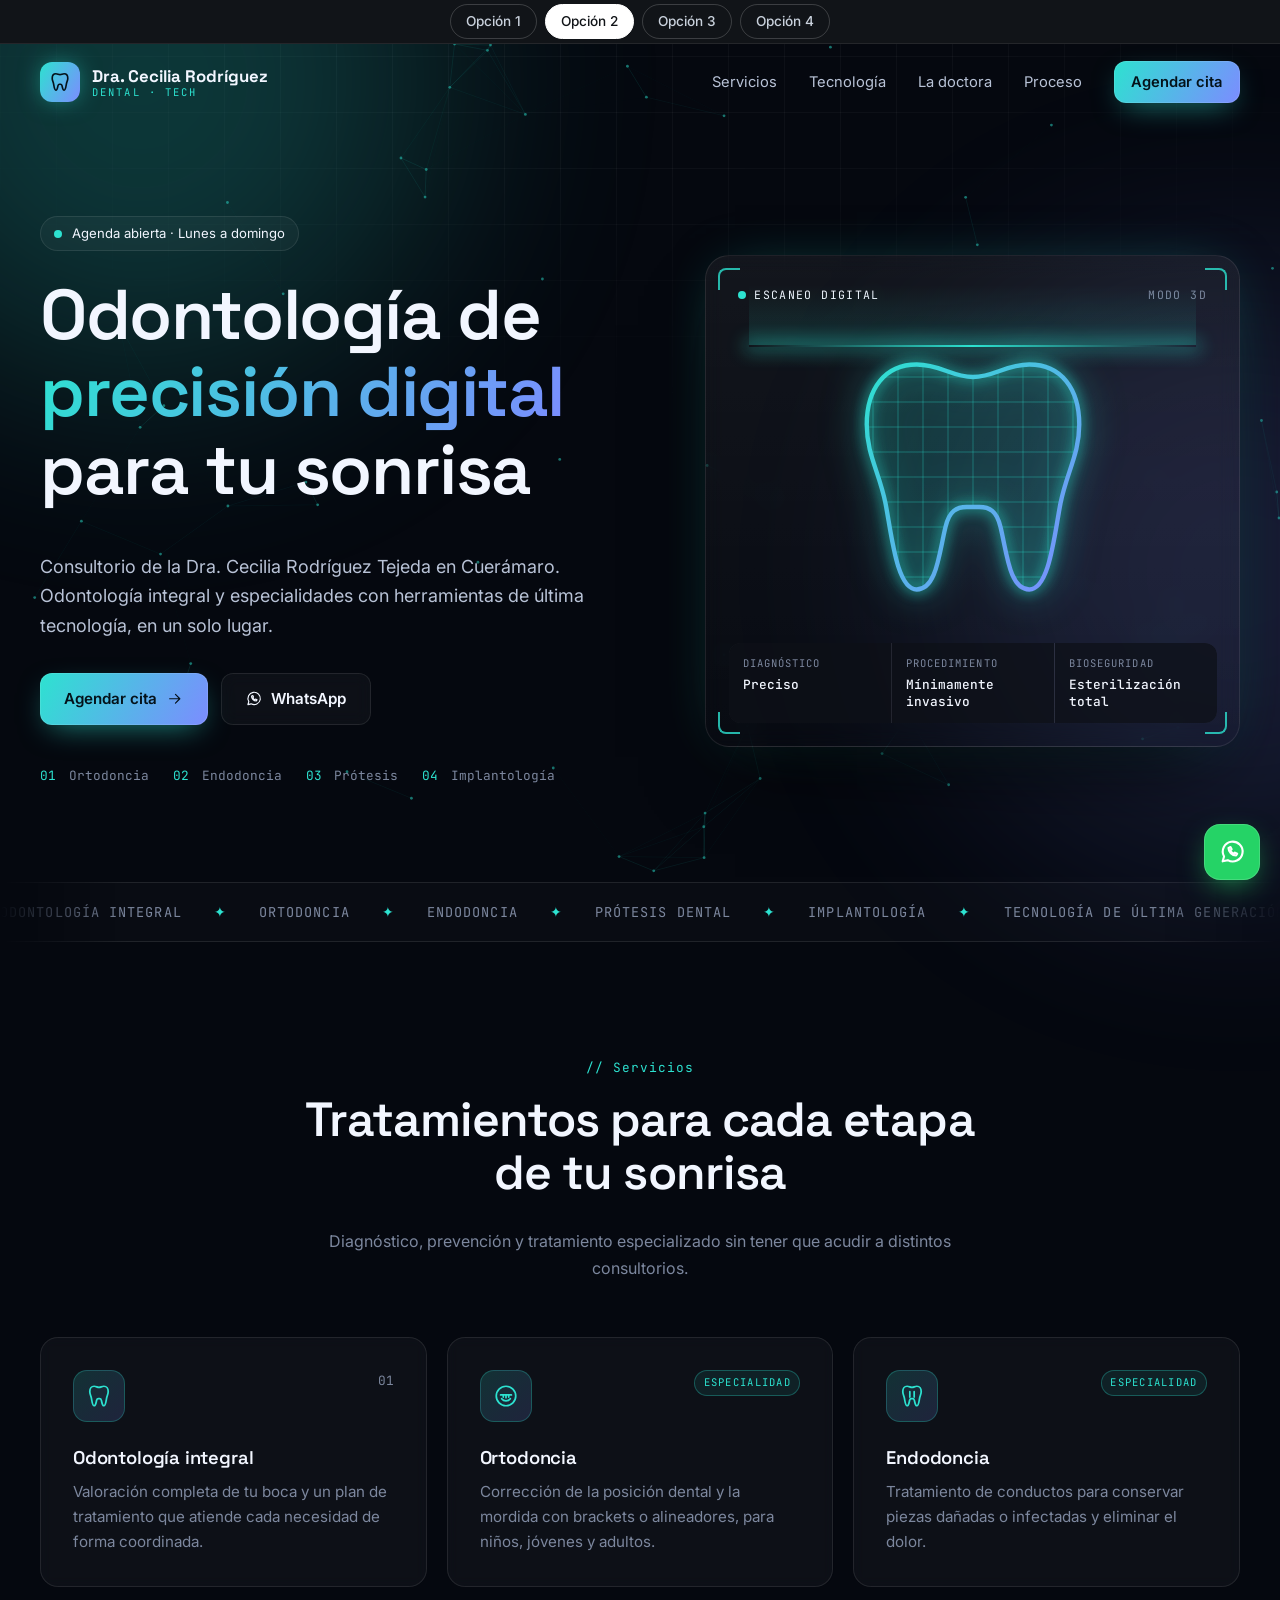
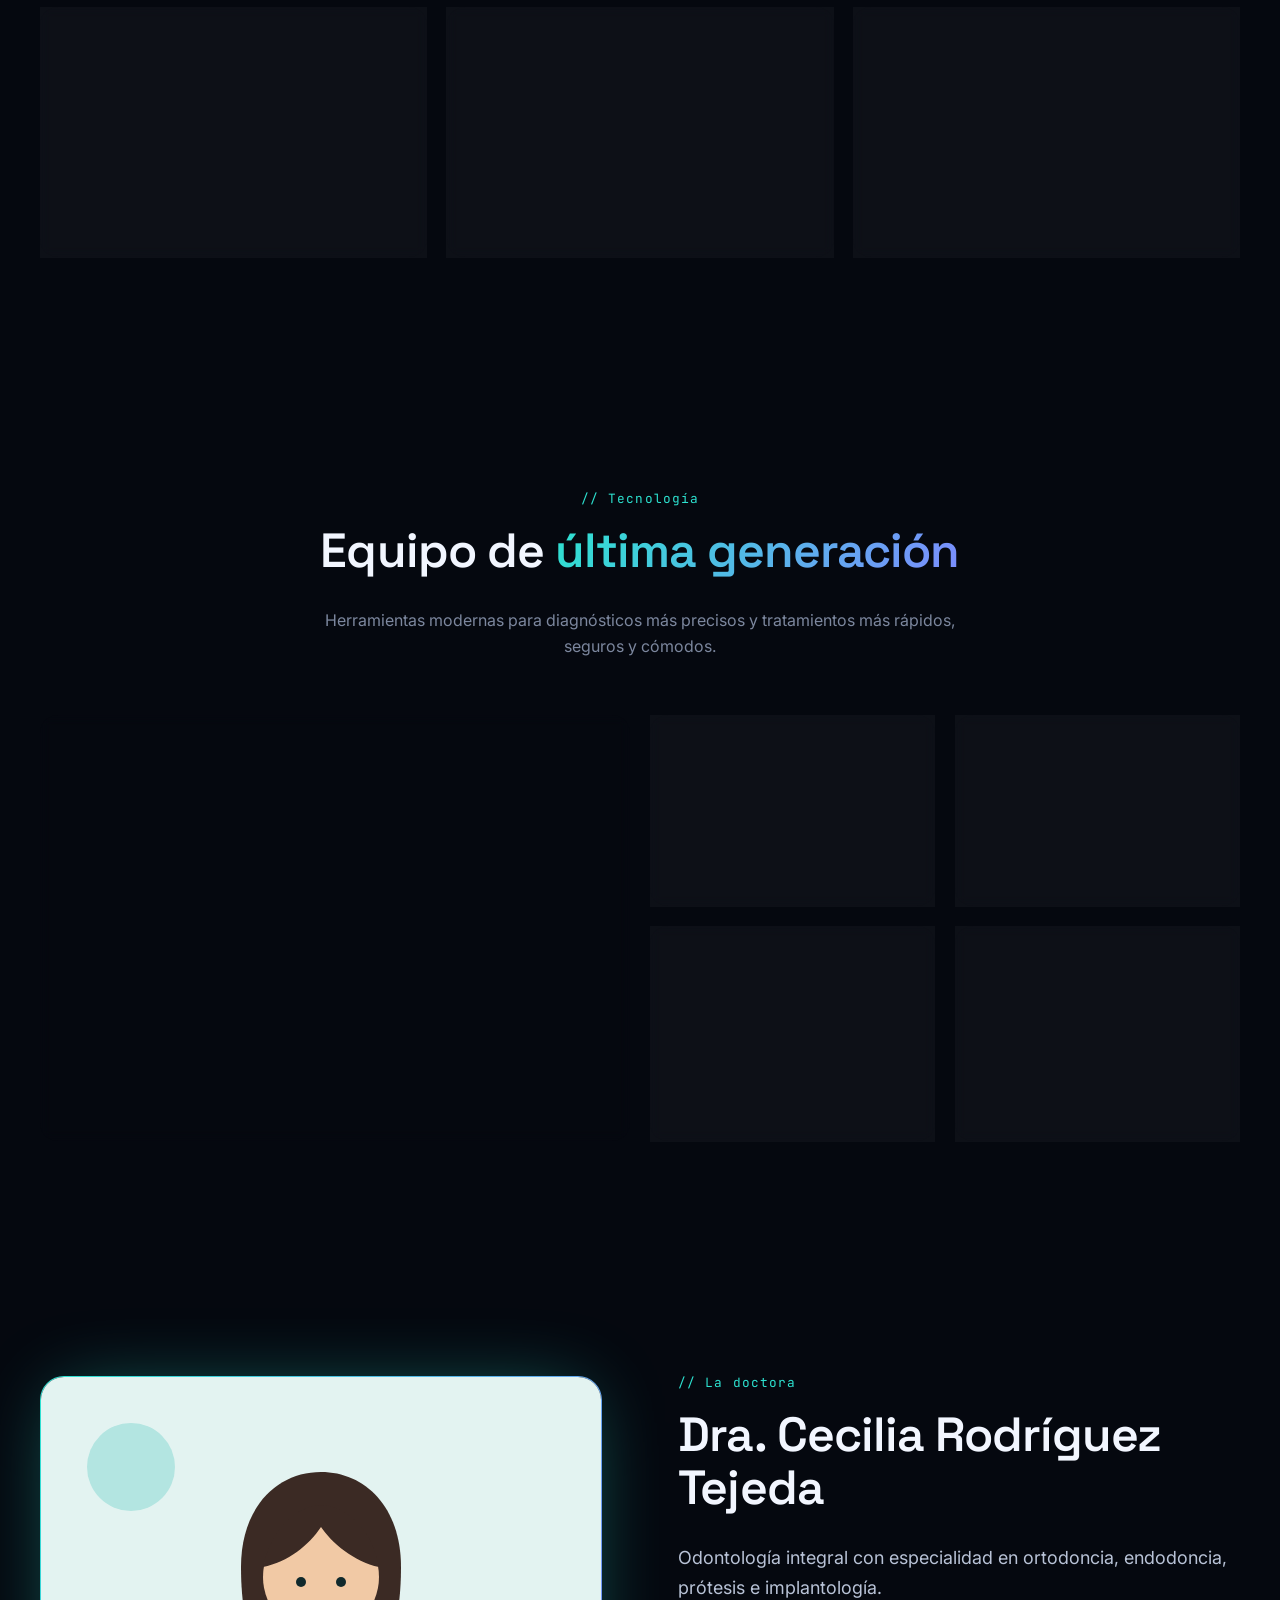
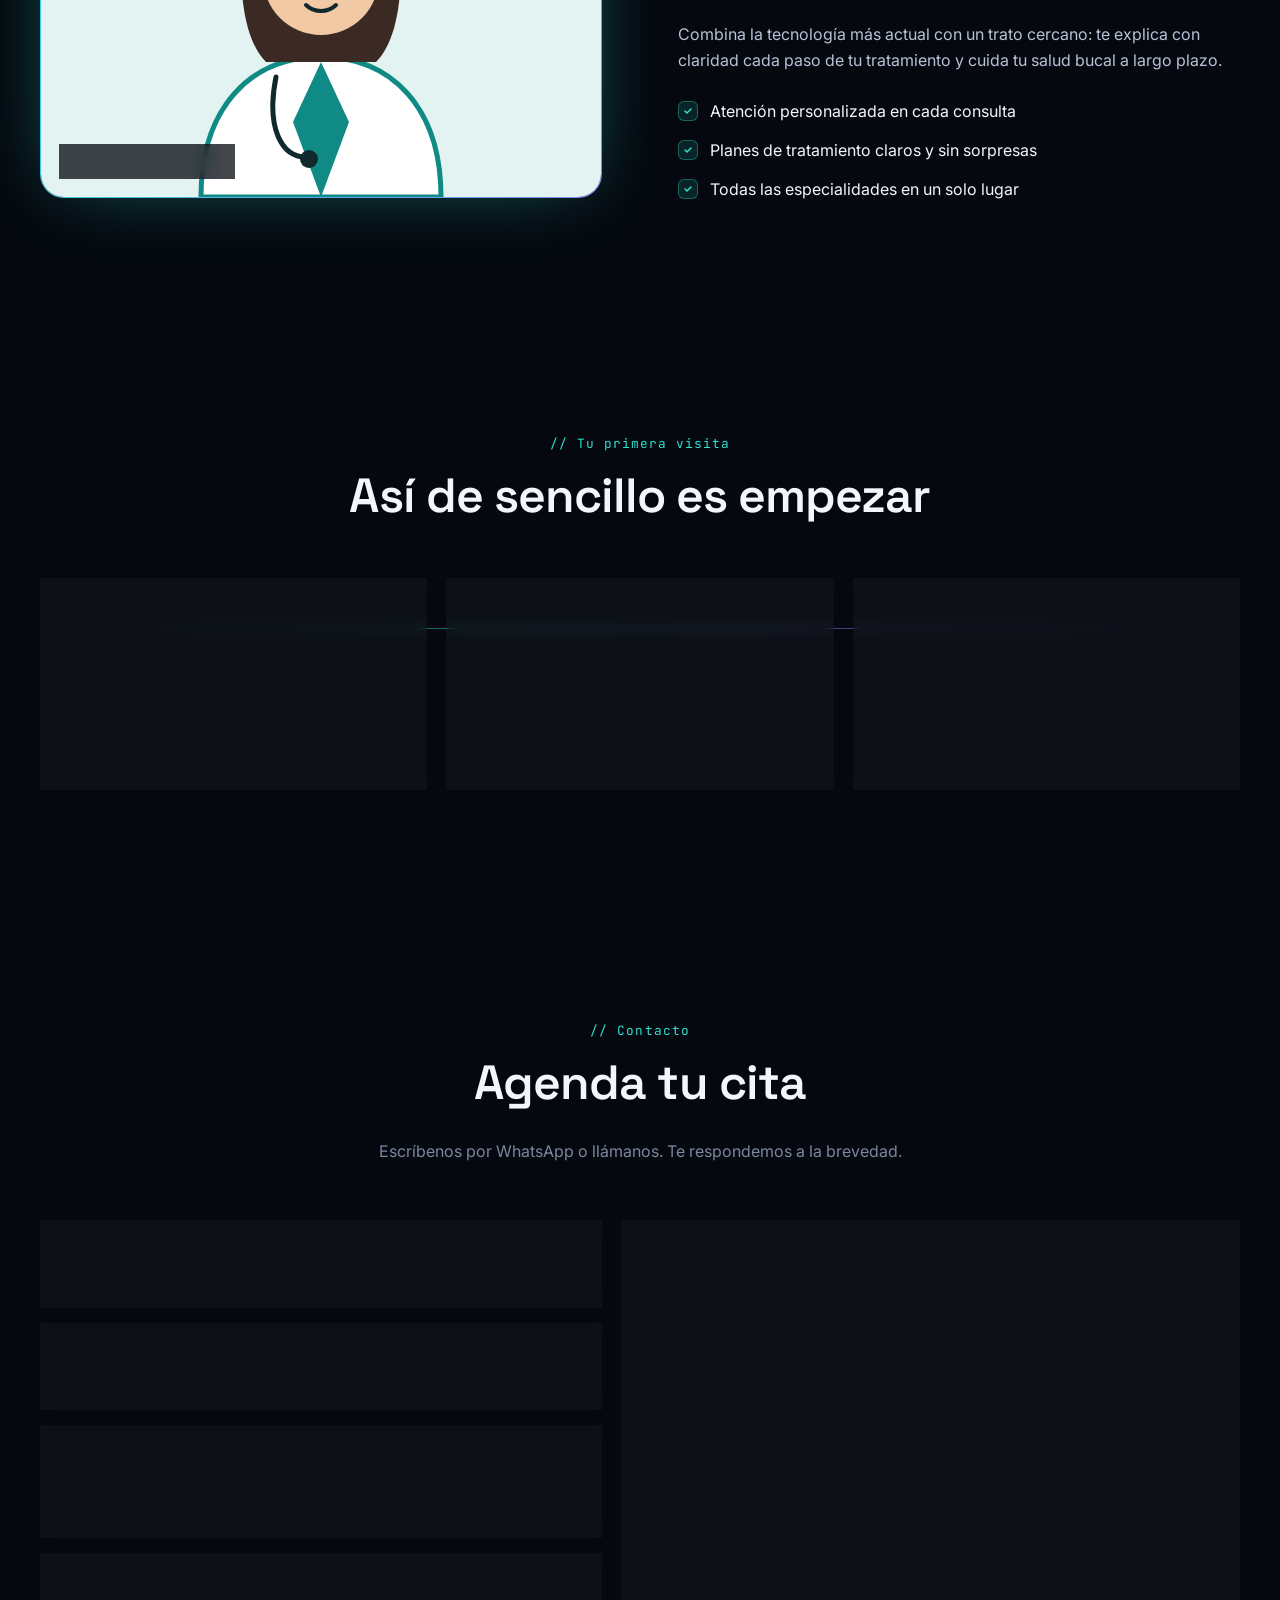
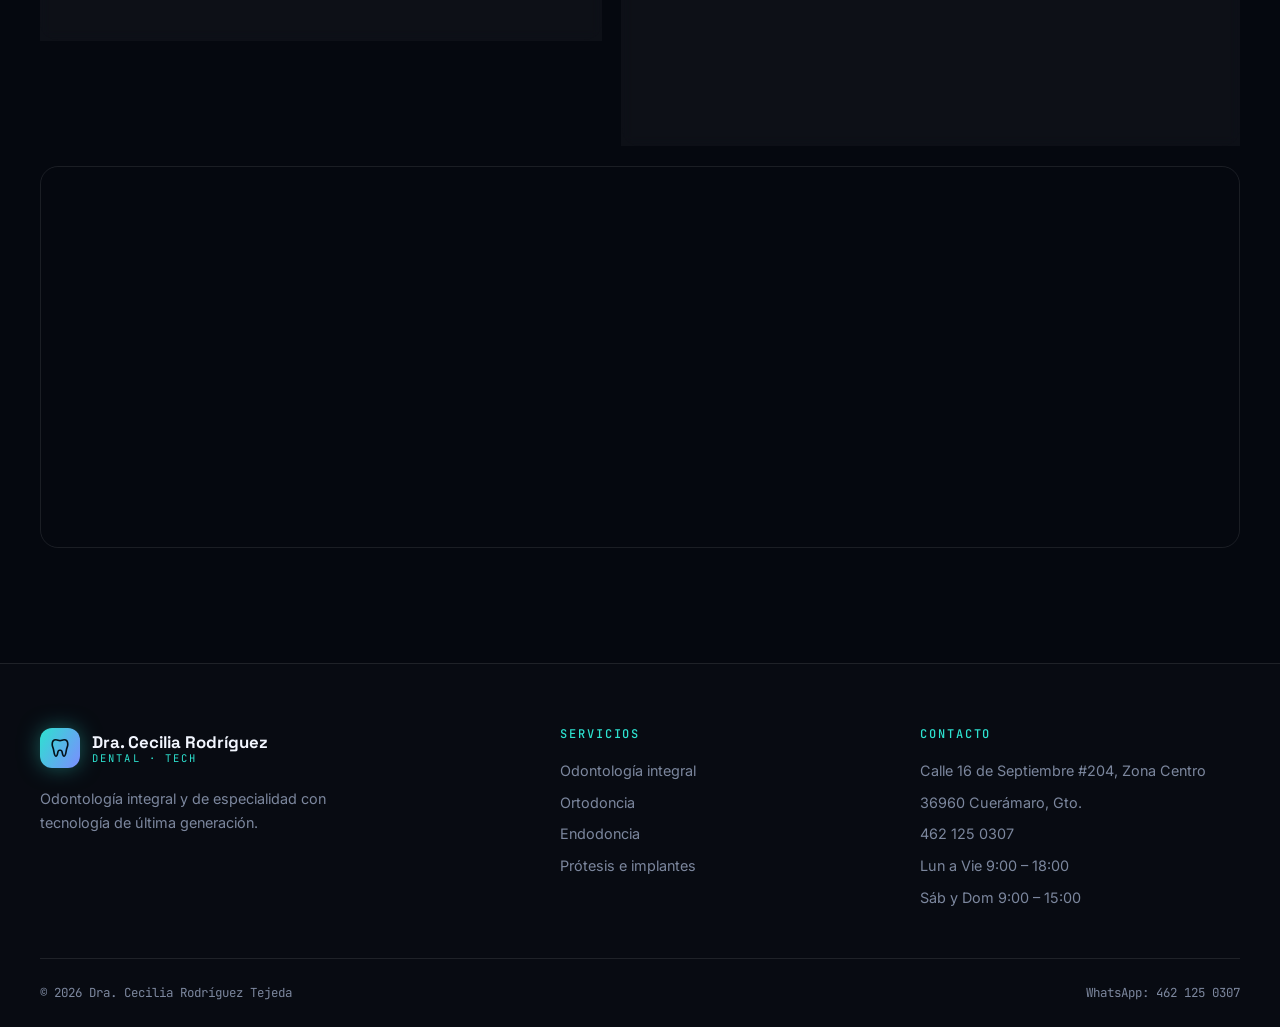
<file: index2.html>
<!DOCTYPE html>
<html lang="es">
<head>
  <meta charset="UTF-8">
  <meta name="viewport" content="width=device-width, initial-scale=1.0, viewport-fit=cover">
  <title>Dra. Cecilia Rodríguez Tejeda | Odontología de Alta Tecnología en Cuerámaro</title>
  <meta name="description" content="Consultorio dental de la Dra. Cecilia Rodríguez Tejeda en Cuerámaro, Gto.: odontología integral, ortodoncia, endodoncia, prótesis e implantología con tecnología de última generación.">
  <meta name="theme-color" content="#05080f">
  <link rel="preconnect" href="https://fonts.googleapis.com">
  <link rel="preconnect" href="https://fonts.gstatic.com" crossorigin>
  <link href="https://fonts.googleapis.com/css2?family=Space+Grotesk:wght@400;500;600;700&family=Inter:wght@400;500;600&family=JetBrains+Mono:wght@400;500&display=swap" rel="stylesheet">
  <link rel="stylesheet" href="css/styles2.css">
  <link rel="stylesheet" href="css/switcher.css">
  <link rel="icon" href="img/favicon.svg" type="image/svg+xml">
</head>
<body>

  <!-- Menú para cambiar de versión -->
  <nav class="switcher" aria-label="Versiones de la página">
    <a href="index.html">Opción 1</a>
    <a href="index2.html" aria-current="page">Opción 2</a>
    <a href="index3.html">Opción 3</a>
    <a href="index4.html">Opción 4</a>
  </nav>

  <!-- Íconos reutilizables -->
  <svg width="0" height="0" style="position:absolute" aria-hidden="true">
    <defs>
      <symbol id="i-tooth" viewBox="0 0 24 24"><path d="M7.5 3C4.9 3 3.5 5 3.5 7.8c0 2.4 1 3.8 1.5 6.3.5 2.6.9 6.9 2.5 6.9s1.8-3 2.3-5c.3-1.3.9-1.6 1.7-1.6h1c.8 0 1.4.3 1.7 1.6.5 2 .7 5 2.3 5s2-4.3 2.5-6.9c.5-2.5 1.5-3.9 1.5-6.3C20.5 5 19.1 3 16.5 3c-1.9 0-2.8 1-4.5 1S9.4 3 7.5 3z"/></symbol>
      <symbol id="i-smile" viewBox="0 0 24 24"><circle cx="12" cy="12" r="9"/><path d="M8 14.5c1 1.3 2.4 2 4 2s3-.7 4-2"/><path d="M7 11h10"/><path d="M9.5 11v2M12 11v2.5M14.5 11v2"/></symbol>
      <symbol id="i-root" viewBox="0 0 24 24"><path d="M7.5 3C4.9 3 3.5 5 3.5 7.8c0 2.4 1 3.8 1.5 6.3.5 2.6.9 6.9 2.5 6.9s1.8-3 2.3-5c.3-1.3.9-1.6 1.7-1.6h1c.8 0 1.4.3 1.7 1.6.5 2 .7 5 2.3 5s2-4.3 2.5-6.9c.5-2.5 1.5-3.9 1.5-6.3C20.5 5 19.1 3 16.5 3c-1.9 0-2.8 1-4.5 1S9.4 3 7.5 3z"/><path d="M10 8v5M14 8v5"/></symbol>
      <symbol id="i-crown" viewBox="0 0 24 24"><path d="M3 8l4.5 4L12 5l4.5 7L21 8l-2 11H5z"/><path d="M5 19h14"/></symbol>
      <symbol id="i-implant" viewBox="0 0 24 24"><path d="M8 3h8c1.5 0 2.5 1 2.5 2.5S17.5 8 16 8H8C6.5 8 5.5 7 5.5 5.5S6.5 3 8 3z"/><path d="M9 8v2.5h6V8"/><path d="M9 12h6M9.5 14.5h5M10 17h4M11 19.5h2"/><path d="M9 10.5L11 21h2l2-10.5"/></symbol>
      <symbol id="i-sparkle" viewBox="0 0 24 24"><path d="M12 3l2 5.5L19.5 10 14 12l-2 5.5L10 12 4.5 10 10 8.5z"/><path d="M19 16l.8 2.2L22 19l-2.2.8L19 22l-.8-2.2L16 19l2.2-.8z"/></symbol>
      <symbol id="i-scan" viewBox="0 0 24 24"><path d="M3 7V4h3M18 4h3v3M21 17v3h-3M6 20H3v-3"/><rect x="7" y="7" width="10" height="10" rx="2"/></symbol>
      <symbol id="i-shield" viewBox="0 0 24 24"><path d="M12 3l8 3v6c0 4.5-3.4 8.2-8 9-4.6-.8-8-4.5-8-9V6z"/><path d="M8.5 12l2.5 2.5 4.5-5"/></symbol>
      <symbol id="i-clock" viewBox="0 0 24 24"><circle cx="12" cy="12" r="9"/><path d="M12 7v5l3 2"/></symbol>
      <symbol id="i-heart" viewBox="0 0 24 24"><path d="M12 20s-7.5-4.6-7.5-10A4.3 4.3 0 0 1 12 7.3 4.3 4.3 0 0 1 19.5 10c0 5.4-7.5 10-7.5 10z"/></symbol>
      <symbol id="i-cpu" viewBox="0 0 24 24"><rect x="6" y="6" width="12" height="12" rx="2"/><rect x="9.5" y="9.5" width="5" height="5" rx="1"/><path d="M9 2v4M15 2v4M9 18v4M15 18v4M2 9h4M2 15h4M18 9h4M18 15h4"/></symbol>
      <symbol id="i-pin" viewBox="0 0 24 24"><path d="M12 21s-7-6.2-7-11.5A7 7 0 0 1 19 9.5C19 14.8 12 21 12 21z"/><circle cx="12" cy="9.5" r="2.5"/></symbol>
      <symbol id="i-phone" viewBox="0 0 24 24"><path d="M5 3.5h3.5l1.5 4.5-2.2 1.3a11 11 0 0 0 6.9 6.9L16 14l4.5 1.5V19a1.5 1.5 0 0 1-1.5 1.5A15.5 15.5 0 0 1 3.5 5 1.5 1.5 0 0 1 5 3.5z"/></symbol>
      <symbol id="i-arrow" viewBox="0 0 24 24"><path d="M5 12h14M13 6l6 6-6 6"/></symbol>
      <symbol id="i-whatsapp" viewBox="0 0 24 24"><path d="M4 20l1.2-4.2A8.5 8.5 0 1 1 8.4 19z"/><path d="M9 8.5c0 3.5 3 6.5 6.5 6.5l1-1.5-2-1-1 1c-1.2-.5-2.3-1.6-2.8-2.8l1-1-1-2-1.5 1z"/></symbol>
      <clipPath id="toothClip" clipPathUnits="userSpaceOnUse">
        <path d="M7.5 3C4.9 3 3.5 5 3.5 7.8c0 2.4 1 3.8 1.5 6.3.5 2.6.9 6.9 2.5 6.9s1.8-3 2.3-5c.3-1.3.9-1.6 1.7-1.6h1c.8 0 1.4.3 1.7 1.6.5 2 .7 5 2.3 5s2-4.3 2.5-6.9c.5-2.5 1.5-3.9 1.5-6.3C20.5 5 19.1 3 16.5 3c-1.9 0-2.8 1-4.5 1S9.4 3 7.5 3z"/>
      </clipPath>
      <linearGradient id="gradStroke" x1="0" y1="0" x2="1" y2="1">
        <stop offset="0" stop-color="#2de2d0"/>
        <stop offset="1" stop-color="#7c8cff"/>
      </linearGradient>
    </defs>
  </svg>

  <div class="progress" id="progress"></div>
  <div class="bg-grid" aria-hidden="true"></div>
  <div class="bg-glow bg-glow--1" aria-hidden="true"></div>
  <div class="bg-glow bg-glow--2" aria-hidden="true"></div>

  <!-- Encabezado -->
  <header class="header" id="header">
    <div class="container header__inner">
      <a href="#inicio" class="logo">
        <span class="logo__mark"><svg class="icon"><use href="#i-tooth"/></svg></span>
        <span class="logo__text">
          <strong>Dra. Cecilia Rodríguez</strong>
          <small>DENTAL · TECH</small>
        </span>
      </a>
      <button class="nav-toggle" id="navToggle" aria-label="Abrir menú" aria-expanded="false">
        <span></span><span></span><span></span>
      </button>
      <nav class="nav" id="nav">
        <a href="#servicios">Servicios</a>
        <a href="#tecnologia">Tecnología</a>
        <a href="#doctora">La doctora</a>
        <a href="#visita">Proceso</a>
        <a href="#contacto" class="btn btn--small">Agendar cita</a>
      </nav>
    </div>
  </header>

  <main>
    <!-- Hero -->
    <section class="hero" id="inicio">
      <canvas class="hero__canvas" id="particles" aria-hidden="true"></canvas>
      <div class="container hero__inner">
        <div class="hero__text">
          <p class="chip"><span class="chip__dot"></span> Agenda abierta · Lunes a domingo</p>
          <h1>Odontología de <span class="gradient-text">precisión digital</span> para tu sonrisa</h1>
          <p class="lead">Consultorio de la Dra. Cecilia Rodríguez Tejeda en Cuerámaro. Odontología integral y especialidades con herramientas de última tecnología, en un solo lugar.</p>
          <div class="hero__actions">
            <a href="#contacto" class="btn">Agendar cita <svg class="icon"><use href="#i-arrow"/></svg></a>
            <a href="https://wa.me/524621250307" class="btn btn--ghost" target="_blank" rel="noopener"><svg class="icon"><use href="#i-whatsapp"/></svg> WhatsApp</a>
          </div>
          <ul class="hero__specs mono">
            <li><span>01</span> Ortodoncia</li>
            <li><span>02</span> Endodoncia</li>
            <li><span>03</span> Prótesis</li>
            <li><span>04</span> Implantología</li>
          </ul>
        </div>

        <!-- Panel de escaneo -->
        <div class="scanner" id="scanner">
          <div class="scanner__corners" aria-hidden="true"><i></i><i></i><i></i><i></i></div>
          <div class="scanner__head mono">
            <span><span class="chip__dot"></span> ESCANEO DIGITAL</span>
            <span>MODO 3D</span>
          </div>
          <svg class="scanner__tooth" viewBox="0 0 24 24" aria-hidden="true">
            <g clip-path="url(#toothClip)" class="scanner__mesh">
              <path d="M0 4h24M0 6h24M0 8h24M0 10h24M0 12h24M0 14h24M0 16h24M0 18h24M0 20h24"/>
              <path d="M4 0v24M6 0v24M8 0v24M10 0v24M12 0v24M14 0v24M16 0v24M18 0v24M20 0v24"/>
            </g>
            <use href="#i-tooth" class="scanner__outline"/>
          </svg>
          <div class="scanner__line" aria-hidden="true"></div>
          <div class="scanner__foot mono">
            <div><small>Diagnóstico</small><strong>Preciso</strong></div>
            <div><small>Procedimiento</small><strong>Mínimamente invasivo</strong></div>
            <div><small>Bioseguridad</small><strong>Esterilización total</strong></div>
          </div>
        </div>
      </div>
    </section>

    <!-- Cinta de especialidades -->
    <div class="marquee" aria-hidden="true">
      <div class="marquee__track mono">
        <span>Odontología integral</span><span>✦</span><span>Ortodoncia</span><span>✦</span><span>Endodoncia</span><span>✦</span><span>Prótesis dental</span><span>✦</span><span>Implantología</span><span>✦</span><span>Tecnología de última generación</span><span>✦</span>
        <span>Odontología integral</span><span>✦</span><span>Ortodoncia</span><span>✦</span><span>Endodoncia</span><span>✦</span><span>Prótesis dental</span><span>✦</span><span>Implantología</span><span>✦</span><span>Tecnología de última generación</span><span>✦</span>
      </div>
    </div>

    <!-- Servicios -->
    <section class="section" id="servicios">
      <div class="container">
        <div class="section__header">
          <p class="eyebrow mono">// Servicios</p>
          <h2>Tratamientos para cada etapa de tu sonrisa</h2>
          <p>Diagnóstico, prevención y tratamiento especializado sin tener que acudir a distintos consultorios.</p>
        </div>
        <div class="grid grid--3">
          <article class="card glow">
            <div class="card__top"><div class="card__icon"><svg class="icon"><use href="#i-tooth"/></svg></div><span class="card__num mono">01</span></div>
            <h3>Odontología integral</h3>
            <p>Valoración completa de tu boca y un plan de tratamiento que atiende cada necesidad de forma coordinada.</p>
          </article>
          <article class="card glow">
            <div class="card__top"><div class="card__icon"><svg class="icon"><use href="#i-smile"/></svg></div><span class="tag mono">Especialidad</span></div>
            <h3>Ortodoncia</h3>
            <p>Corrección de la posición dental y la mordida con brackets o alineadores, para niños, jóvenes y adultos.</p>
          </article>
          <article class="card glow">
            <div class="card__top"><div class="card__icon"><svg class="icon"><use href="#i-root"/></svg></div><span class="tag mono">Especialidad</span></div>
            <h3>Endodoncia</h3>
            <p>Tratamiento de conductos para conservar piezas dañadas o infectadas y eliminar el dolor.</p>
          </article>
          <article class="card glow">
            <div class="card__top"><div class="card__icon"><svg class="icon"><use href="#i-crown"/></svg></div><span class="tag mono">Especialidad</span></div>
            <h3>Prótesis dental</h3>
            <p>Coronas, puentes y prótesis fijas o removibles que devuelven función y estética a tu sonrisa.</p>
          </article>
          <article class="card glow">
            <div class="card__top"><div class="card__icon"><svg class="icon"><use href="#i-implant"/></svg></div><span class="tag mono">Especialidad</span></div>
            <h3>Implantología</h3>
            <p>Reemplazo de dientes perdidos con implantes que se ven, se sienten y funcionan como dientes naturales.</p>
          </article>
          <article class="card glow">
            <div class="card__top"><div class="card__icon"><svg class="icon"><use href="#i-sparkle"/></svg></div><span class="card__num mono">06</span></div>
            <h3>Odontología general</h3>
            <p>Consultas, limpiezas, resinas, extracciones, blanqueamiento y atención preventiva para toda la familia.</p>
          </article>
        </div>
      </div>
    </section>

    <!-- Tecnología (bento) -->
    <section class="section" id="tecnologia">
      <div class="container">
        <div class="section__header">
          <p class="eyebrow mono">// Tecnología</p>
          <h2>Equipo de <span class="gradient-text">última generación</span></h2>
          <p>Herramientas modernas para diagnósticos más precisos y tratamientos más rápidos, seguros y cómodos.</p>
        </div>
        <div class="bento">
          <div class="bento__item bento__item--wide glow">
            <svg class="icon icon--lg"><use href="#i-scan"/></svg>
            <h3>Diagnóstico digital preciso</h3>
            <p>Detectamos a tiempo y planeamos cada tratamiento con exactitud, para que sepas qué necesitas y por qué.</p>
            <div class="bars" aria-hidden="true"><i></i><i></i><i></i><i></i><i></i><i></i><i></i><i></i><i></i><i></i><i></i><i></i></div>
          </div>
          <div class="bento__item glow">
            <svg class="icon icon--lg"><use href="#i-cpu"/></svg>
            <h3>Equipo moderno</h3>
            <p>Instrumental actualizado para cada especialidad.</p>
          </div>
          <div class="bento__item glow">
            <svg class="icon icon--lg"><use href="#i-heart"/></svg>
            <h3>Mayor comodidad</h3>
            <p>Procedimientos menos invasivos y más tranquilos.</p>
          </div>
          <div class="bento__item glow">
            <svg class="icon icon--lg"><use href="#i-clock"/></svg>
            <h3>Menos citas</h3>
            <p>Tratamientos eficientes y recuperación más rápida.</p>
          </div>
          <div class="bento__item glow">
            <svg class="icon icon--lg"><use href="#i-shield"/></svg>
            <h3>Bioseguridad</h3>
            <p>Estrictos protocolos de esterilización en cada consulta.</p>
          </div>
        </div>
      </div>
    </section>

    <!-- La doctora -->
    <section class="section" id="doctora">
      <div class="container split">
        <div class="portrait">
          <!-- Reemplaza por una foto de la doctora, p. ej. img/doctora.jpg -->
          <img src="img/doctora.svg" alt="Dra. Cecilia Rodríguez Tejeda" width="560" height="420">
          <div class="portrait__label mono"><span class="chip__dot"></span> Cirujana dentista</div>
        </div>
        <div class="split__text">
          <p class="eyebrow mono">// La doctora</p>
          <h2>Dra. Cecilia Rodríguez Tejeda</h2>
          <p class="lead">Odontología integral con especialidad en ortodoncia, endodoncia, prótesis e implantología.</p>
          <p>Combina la tecnología más actual con un trato cercano: te explica con claridad cada paso de tu tratamiento y cuida tu salud bucal a largo plazo.</p>
          <ul class="checklist">
            <li>Atención personalizada en cada consulta</li>
            <li>Planes de tratamiento claros y sin sorpresas</li>
            <li>Todas las especialidades en un solo lugar</li>
          </ul>
        </div>
      </div>
    </section>

    <!-- Proceso -->
    <section class="section" id="visita">
      <div class="container">
        <div class="section__header">
          <p class="eyebrow mono">// Tu primera visita</p>
          <h2>Así de sencillo es empezar</h2>
        </div>
        <ol class="steps">
          <li class="step glow"><span class="step__num mono">01</span><h3>Agenda tu cita</h3><p>Llámanos o escríbenos por WhatsApp, o usa el formulario.</p></li>
          <li class="step glow"><span class="step__num mono">02</span><h3>Valoración</h3><p>Revisamos tu salud bucal y escuchamos lo que necesitas.</p></li>
          <li class="step glow"><span class="step__num mono">03</span><h3>Plan de tratamiento</h3><p>Te explicamos opciones, tiempos y costos antes de iniciar.</p></li>
        </ol>
      </div>
    </section>

    <!-- Contacto -->
    <section class="section" id="contacto">
      <div class="container">
        <div class="section__header">
          <p class="eyebrow mono">// Contacto</p>
          <h2>Agenda tu cita</h2>
          <p>Escríbenos por WhatsApp o llámanos. Te respondemos a la brevedad.</p>
        </div>
        <div class="contact">
          <div class="contact__info">
            <a class="contact-card glow" href="tel:+524621250307">
              <svg class="icon icon--lg"><use href="#i-phone"/></svg>
              <div><span class="mono">Teléfono</span><strong>462 125 0307</strong></div>
            </a>
            <a class="contact-card glow" href="https://wa.me/524621250307" target="_blank" rel="noopener">
              <svg class="icon icon--lg"><use href="#i-whatsapp"/></svg>
              <div><span class="mono">WhatsApp</span><strong>462 125 0307</strong></div>
            </a>
            <a class="contact-card glow" href="https://maps.google.com/?cid=9035574526727270491" target="_blank" rel="noopener">
              <svg class="icon icon--lg"><use href="#i-pin"/></svg>
              <div><span class="mono">Dirección</span><strong>Calle 16 de Septiembre #204, Zona Centro, 36960 Cuerámaro, Gto.</strong></div>
            </a>
            <div class="contact-card glow">
              <svg class="icon icon--lg"><use href="#i-clock"/></svg>
              <div><span class="mono">Horario</span><strong>Lun a Vie 9:00 – 18:00 · Sáb y Dom 9:00 – 15:00</strong></div>
            </div>
          </div>
          <!-- El formulario abre WhatsApp con el mensaje ya redactado (no requiere servidor) -->
          <form class="form glow" id="contactForm" novalidate>
            <h3>Solicita tu cita</h3>
            <p class="form__note">Llena tus datos y te enviaremos a WhatsApp con tu mensaje listo.</p>
            <label>Nombre completo
              <input type="text" name="nombre" required>
            </label>
            <label>Motivo de la consulta
              <textarea name="mensaje" rows="4" required placeholder="Ej. limpieza, dolor de muela, valoración de ortodoncia…"></textarea>
            </label>
            <button type="submit" class="btn"><svg class="icon"><use href="#i-whatsapp"/></svg> Enviar por WhatsApp</button>
            <p class="form__status" id="formStatus" role="status"></p>
          </form>
        </div>
        <div class="map">
          <iframe title="Ubicación del consultorio" loading="lazy" referrerpolicy="no-referrer-when-downgrade"
            src="https://maps.google.com/maps?q=20.6257569,-101.6734049&z=17&output=embed"></iframe>
        </div>
      </div>
    </section>
  </main>

  <!-- Pie de página -->
  <footer class="footer">
    <div class="container footer__grid">
      <div>
        <a href="#inicio" class="logo">
          <span class="logo__mark"><svg class="icon"><use href="#i-tooth"/></svg></span>
          <span class="logo__text"><strong>Dra. Cecilia Rodríguez</strong><small>DENTAL · TECH</small></span>
        </a>
        <p>Odontología integral y de especialidad con tecnología de última generación.</p>
      </div>
      <div>
        <h4 class="mono">Servicios</h4>
        <ul>
          <li>Odontología integral</li>
          <li>Ortodoncia</li>
          <li>Endodoncia</li>
          <li>Prótesis e implantes</li>
        </ul>
      </div>
      <div>
        <h4 class="mono">Contacto</h4>
        <ul>
          <li>Calle 16 de Septiembre #204, Zona Centro</li>
          <li>36960 Cuerámaro, Gto.</li>
          <li><a href="tel:+524621250307">462 125 0307</a></li>
          <li>Lun a Vie 9:00 – 18:00</li>
          <li>Sáb y Dom 9:00 – 15:00</li>
        </ul>
      </div>
    </div>
    <div class="container footer__bottom mono">
      <p>&copy; <span id="year"></span> Dra. Cecilia Rodríguez Tejeda</p>
      <a href="https://wa.me/524621250307" target="_blank" rel="noopener">WhatsApp: 462 125 0307</a>
    </div>
  </footer>

  <!-- Botón flotante de WhatsApp -->
  <a class="wa-float" href="https://wa.me/524621250307" target="_blank" rel="noopener" aria-label="Escríbenos por WhatsApp">
    <svg class="icon"><use href="#i-whatsapp"/></svg>
  </a>

  <script src="js/main2.js"></script>
</body>
</html>
</file>
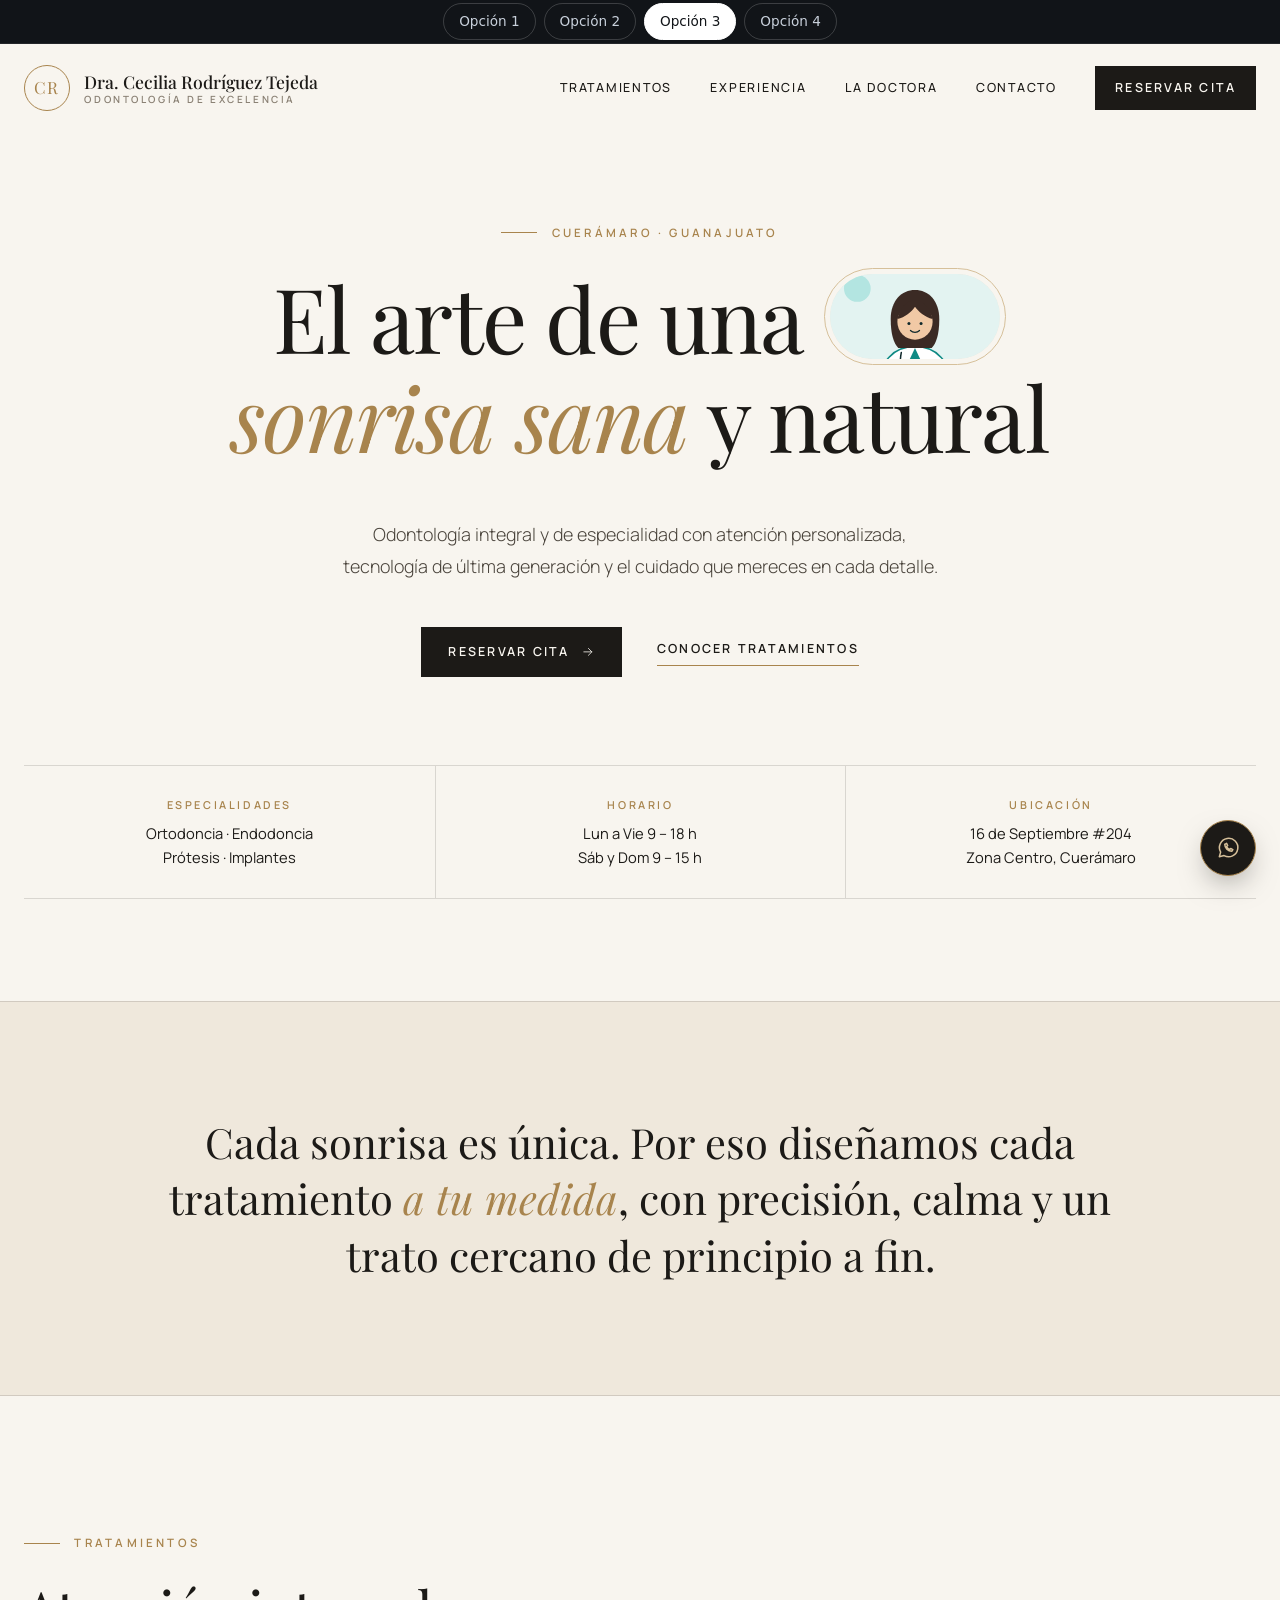
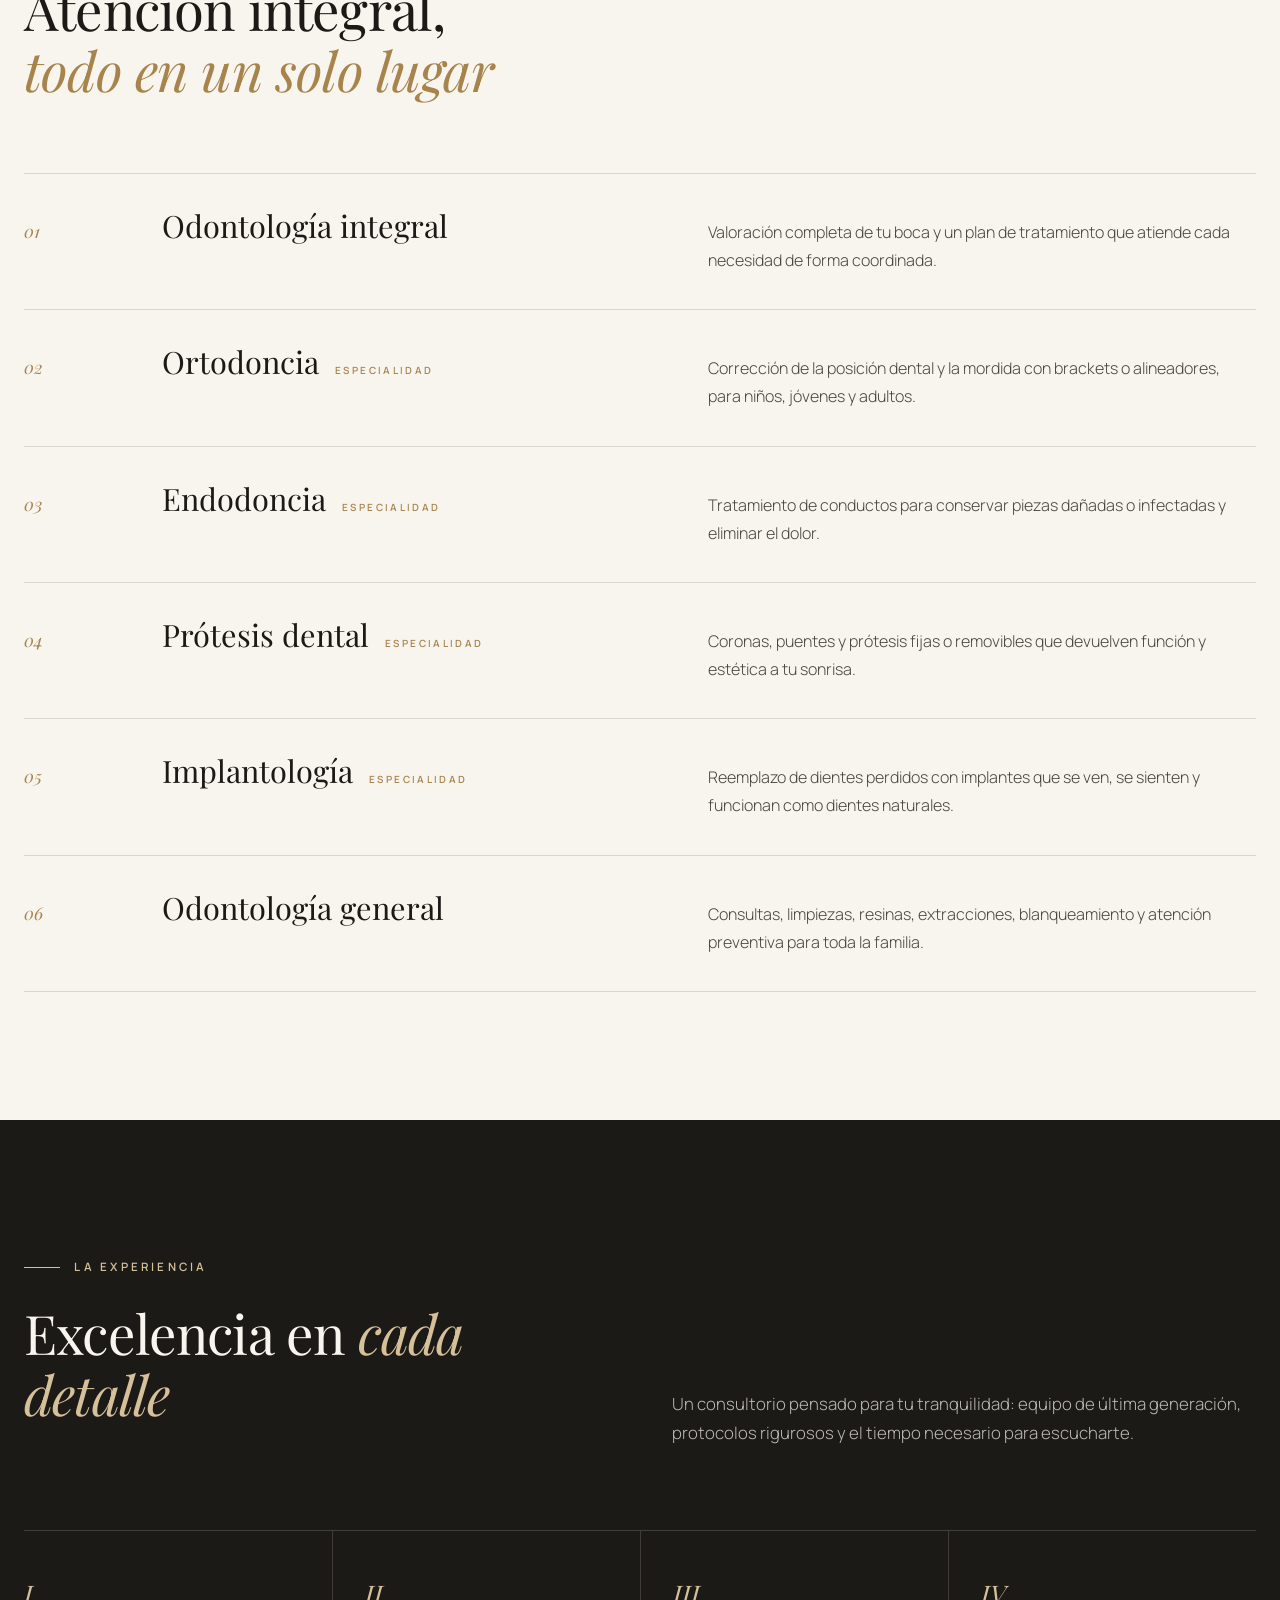
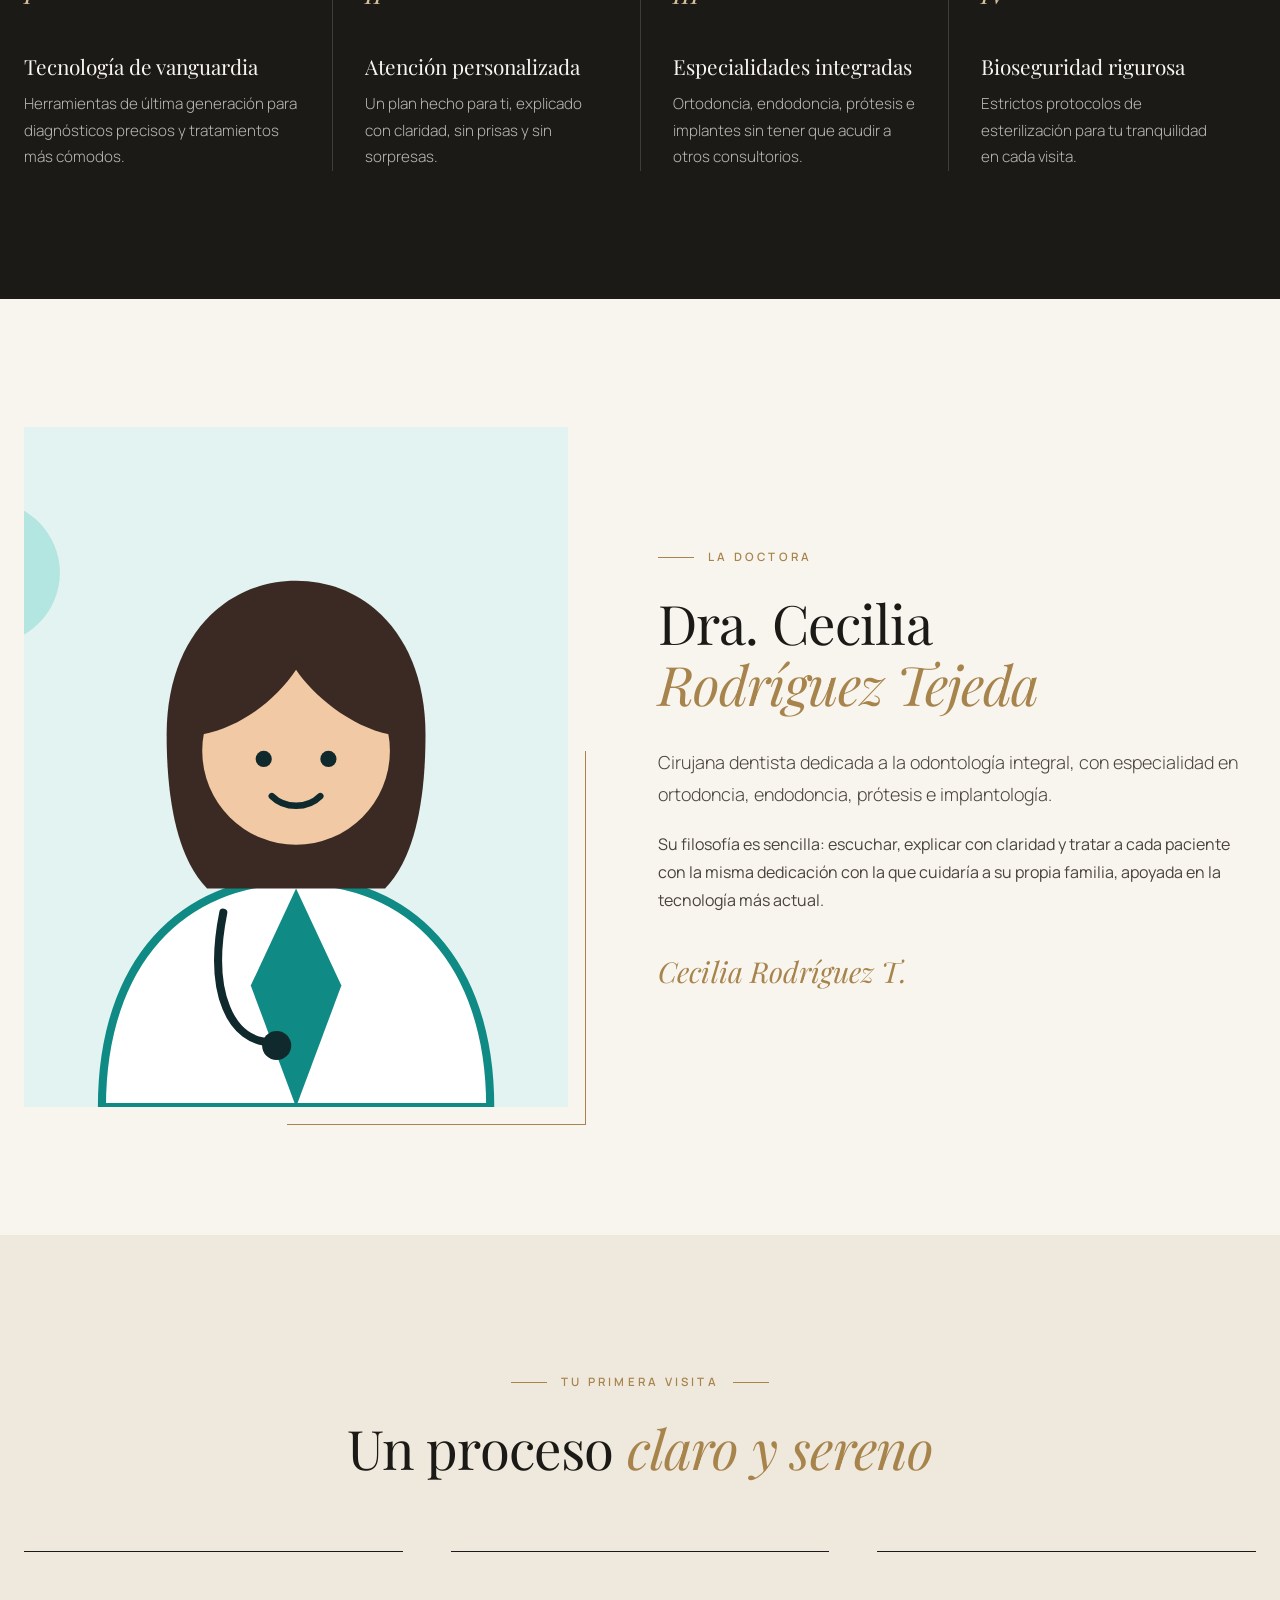
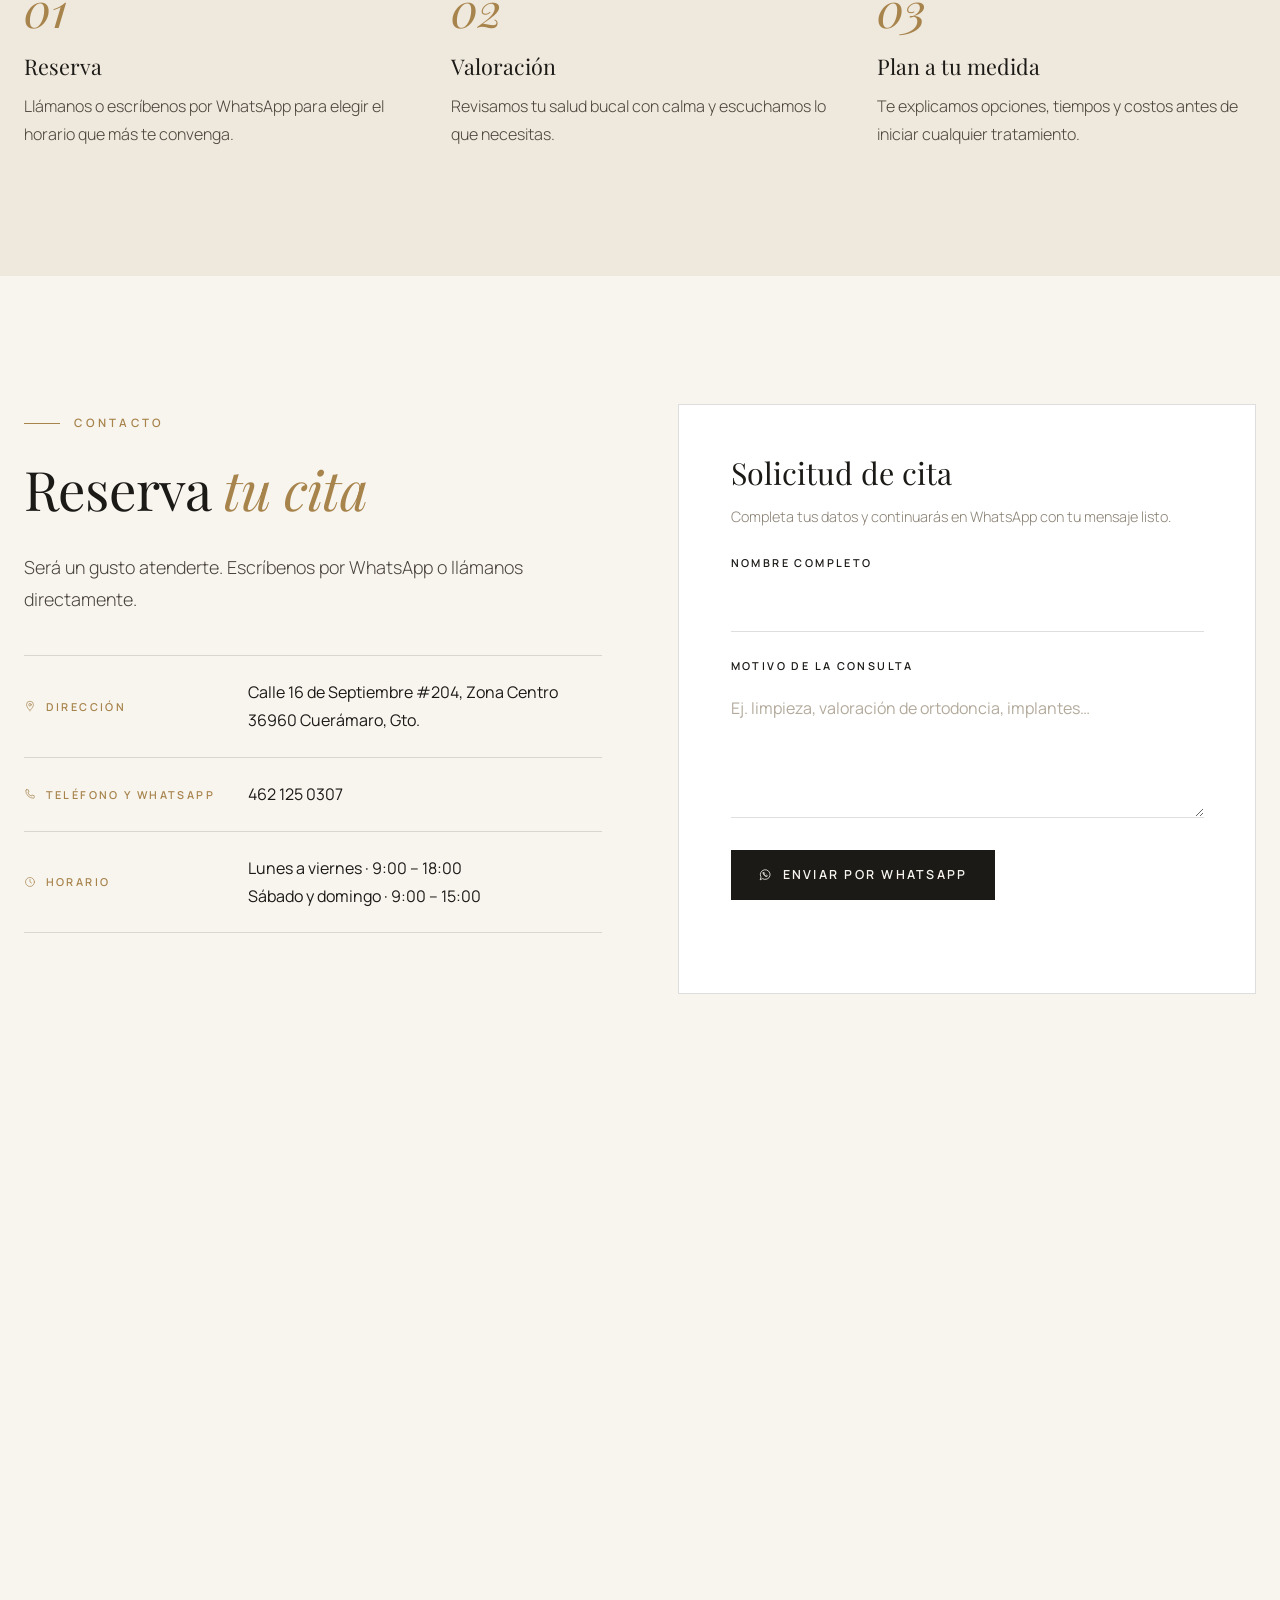
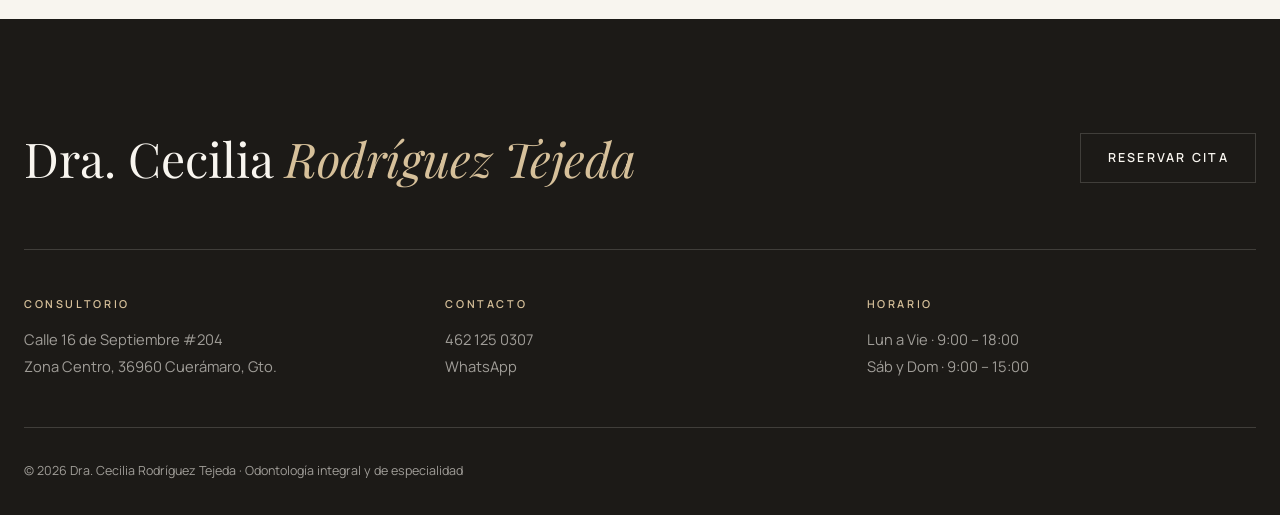
<file: index3.html>
<!DOCTYPE html>
<html lang="es">
<head>
  <meta charset="UTF-8">
  <meta name="viewport" content="width=device-width, initial-scale=1.0, viewport-fit=cover">
  <title>Dra. Cecilia Rodríguez Tejeda | Odontología de Excelencia en Cuerámaro</title>
  <meta name="description" content="Consultorio dental de la Dra. Cecilia Rodríguez Tejeda en Cuerámaro, Gto.: odontología integral, ortodoncia, endodoncia, prótesis e implantología con tecnología de última generación.">
  <meta name="theme-color" content="#1c1a17">
  <link rel="preconnect" href="https://fonts.googleapis.com">
  <link rel="preconnect" href="https://fonts.gstatic.com" crossorigin>
  <link href="https://fonts.googleapis.com/css2?family=Playfair+Display:ital,wght@0,400;0,500;0,600;1,400;1,500&family=Manrope:wght@300;400;500;600&display=swap" rel="stylesheet">
  <link rel="stylesheet" href="css/styles3.css">
  <link rel="stylesheet" href="css/switcher.css">
  <link rel="icon" href="img/favicon.svg" type="image/svg+xml">
</head>
<body>

  <!-- Menú para cambiar de versión -->
  <nav class="switcher" aria-label="Versiones de la página">
    <a href="index.html">Opción 1</a>
    <a href="index2.html">Opción 2</a>
    <a href="index3.html" aria-current="page">Opción 3</a>
    <a href="index4.html">Opción 4</a>
  </nav>

  <!-- Íconos reutilizables -->
  <svg width="0" height="0" style="position:absolute" aria-hidden="true">
    <defs>
      <symbol id="i-pin" viewBox="0 0 24 24"><path d="M12 21s-7-6.2-7-11.5A7 7 0 0 1 19 9.5C19 14.8 12 21 12 21z"/><circle cx="12" cy="9.5" r="2.5"/></symbol>
      <symbol id="i-phone" viewBox="0 0 24 24"><path d="M5 3.5h3.5l1.5 4.5-2.2 1.3a11 11 0 0 0 6.9 6.9L16 14l4.5 1.5V19a1.5 1.5 0 0 1-1.5 1.5A15.5 15.5 0 0 1 3.5 5 1.5 1.5 0 0 1 5 3.5z"/></symbol>
      <symbol id="i-clock" viewBox="0 0 24 24"><circle cx="12" cy="12" r="9"/><path d="M12 7v5l3 2"/></symbol>
      <symbol id="i-arrow" viewBox="0 0 24 24"><path d="M5 12h14M13 6l6 6-6 6"/></symbol>
      <symbol id="i-whatsapp" viewBox="0 0 24 24"><path d="M4 20l1.2-4.2A8.5 8.5 0 1 1 8.4 19z"/><path d="M9 8.5c0 3.5 3 6.5 6.5 6.5l1-1.5-2-1-1 1c-1.2-.5-2.3-1.6-2.8-2.8l1-1-1-2-1.5 1z"/></symbol>
    </defs>
  </svg>

  <!-- Encabezado -->
  <header class="header" id="header">
    <div class="container header__inner">
      <a href="#inicio" class="logo">
        <span class="logo__mono">CR</span>
        <span class="logo__text">
          <strong>Dra. Cecilia Rodríguez Tejeda</strong>
          <small>Odontología de excelencia</small>
        </span>
      </a>
      <button class="nav-toggle" id="navToggle" aria-label="Abrir menú" aria-expanded="false">
        <span></span><span></span>
      </button>
      <nav class="nav" id="nav">
        <a href="#servicios">Tratamientos</a>
        <a href="#experiencia">Experiencia</a>
        <a href="#doctora">La doctora</a>
        <a href="#contacto">Contacto</a>
        <a href="#contacto" class="btn btn--small">Reservar cita</a>
      </nav>
    </div>
  </header>

  <main>
    <!-- Hero -->
    <section class="hero" id="inicio">
      <div class="container hero__inner">
        <p class="kicker">Cuerámaro · Guanajuato</p>
        <h1>
          El arte de una
          <!-- Reemplaza por una foto de la doctora, p. ej. img/doctora.jpg -->
          <span class="hero__pill"><img src="img/doctora.svg" alt="" width="560" height="420"></span>
          <em>sonrisa sana</em> y natural
        </h1>
        <p class="lead">Odontología integral y de especialidad con atención personalizada, tecnología de última generación y el cuidado que mereces en cada detalle.</p>
        <div class="hero__actions">
          <a href="#contacto" class="btn">Reservar cita <svg class="icon"><use href="#i-arrow"/></svg></a>
          <a href="#servicios" class="link-line">Conocer tratamientos</a>
        </div>
      </div>
      <div class="container">
        <dl class="hero__facts">
          <div><dt>Especialidades</dt><dd>Ortodoncia · Endodoncia<br>Prótesis · Implantes</dd></div>
          <div><dt>Horario</dt><dd>Lun a Vie 9 – 18 h<br>Sáb y Dom 9 – 15 h</dd></div>
          <div><dt>Ubicación</dt><dd>16 de Septiembre #204<br>Zona Centro, Cuerámaro</dd></div>
        </dl>
      </div>
    </section>

    <!-- Declaración -->
    <section class="statement">
      <div class="container">
        <p class="statement__text">Cada sonrisa es única. Por eso diseñamos cada tratamiento <em>a tu medida</em>, con precisión, calma y un trato cercano de principio a fin.</p>
      </div>
    </section>

    <!-- Tratamientos -->
    <section class="section" id="servicios">
      <div class="container">
        <div class="section__head">
          <p class="kicker">Tratamientos</p>
          <h2>Atención integral,<br><em>todo en un solo lugar</em></h2>
        </div>
        <ol class="services">
          <li class="service">
            <span class="service__num">01</span>
            <h3>Odontología integral</h3>
            <p>Valoración completa de tu boca y un plan de tratamiento que atiende cada necesidad de forma coordinada.</p>
          </li>
          <li class="service">
            <span class="service__num">02</span>
            <h3>Ortodoncia <small>Especialidad</small></h3>
            <p>Corrección de la posición dental y la mordida con brackets o alineadores, para niños, jóvenes y adultos.</p>
          </li>
          <li class="service">
            <span class="service__num">03</span>
            <h3>Endodoncia <small>Especialidad</small></h3>
            <p>Tratamiento de conductos para conservar piezas dañadas o infectadas y eliminar el dolor.</p>
          </li>
          <li class="service">
            <span class="service__num">04</span>
            <h3>Prótesis dental <small>Especialidad</small></h3>
            <p>Coronas, puentes y prótesis fijas o removibles que devuelven función y estética a tu sonrisa.</p>
          </li>
          <li class="service">
            <span class="service__num">05</span>
            <h3>Implantología <small>Especialidad</small></h3>
            <p>Reemplazo de dientes perdidos con implantes que se ven, se sienten y funcionan como dientes naturales.</p>
          </li>
          <li class="service">
            <span class="service__num">06</span>
            <h3>Odontología general</h3>
            <p>Consultas, limpiezas, resinas, extracciones, blanqueamiento y atención preventiva para toda la familia.</p>
          </li>
        </ol>
      </div>
    </section>

    <!-- Experiencia -->
    <section class="section section--dark" id="experiencia">
      <div class="container">
        <div class="section__head section__head--split">
          <div>
            <p class="kicker">La experiencia</p>
            <h2>Excelencia en <em>cada detalle</em></h2>
          </div>
          <p>Un consultorio pensado para tu tranquilidad: equipo de última generación, protocolos rigurosos y el tiempo necesario para escucharte.</p>
        </div>
        <div class="pillars">
          <article class="pillar">
            <span class="pillar__num">I</span>
            <h3>Tecnología de vanguardia</h3>
            <p>Herramientas de última generación para diagnósticos precisos y tratamientos más cómodos.</p>
          </article>
          <article class="pillar">
            <span class="pillar__num">II</span>
            <h3>Atención personalizada</h3>
            <p>Un plan hecho para ti, explicado con claridad, sin prisas y sin sorpresas.</p>
          </article>
          <article class="pillar">
            <span class="pillar__num">III</span>
            <h3>Especialidades integradas</h3>
            <p>Ortodoncia, endodoncia, prótesis e implantes sin tener que acudir a otros consultorios.</p>
          </article>
          <article class="pillar">
            <span class="pillar__num">IV</span>
            <h3>Bioseguridad rigurosa</h3>
            <p>Estrictos protocolos de esterilización para tu tranquilidad en cada visita.</p>
          </article>
        </div>
      </div>
    </section>

    <!-- La doctora -->
    <section class="section" id="doctora">
      <div class="container doctor">
        <div class="doctor__media">
          <!-- Reemplaza por una foto de la doctora, p. ej. img/doctora.jpg -->
          <img src="img/doctora.svg" alt="Dra. Cecilia Rodríguez Tejeda" width="560" height="420">
        </div>
        <div class="doctor__text">
          <p class="kicker">La doctora</p>
          <h2>Dra. Cecilia<br><em>Rodríguez Tejeda</em></h2>
          <p class="lead">Cirujana dentista dedicada a la odontología integral, con especialidad en ortodoncia, endodoncia, prótesis e implantología.</p>
          <p>Su filosofía es sencilla: escuchar, explicar con claridad y tratar a cada paciente con la misma dedicación con la que cuidaría a su propia familia, apoyada en la tecnología más actual.</p>
          <p class="signature">Cecilia Rodríguez T.</p>
        </div>
      </div>
    </section>

    <!-- Primera visita -->
    <section class="section section--sand" id="visita">
      <div class="container">
        <div class="section__head section__head--center">
          <p class="kicker">Tu primera visita</p>
          <h2>Un proceso <em>claro y sereno</em></h2>
        </div>
        <ol class="steps">
          <li><span>01</span><h3>Reserva</h3><p>Llámanos o escríbenos por WhatsApp para elegir el horario que más te convenga.</p></li>
          <li><span>02</span><h3>Valoración</h3><p>Revisamos tu salud bucal con calma y escuchamos lo que necesitas.</p></li>
          <li><span>03</span><h3>Plan a tu medida</h3><p>Te explicamos opciones, tiempos y costos antes de iniciar cualquier tratamiento.</p></li>
        </ol>
      </div>
    </section>

    <!-- Contacto -->
    <section class="section" id="contacto">
      <div class="container contact">
        <div class="contact__info">
          <p class="kicker">Contacto</p>
          <h2>Reserva <em>tu cita</em></h2>
          <p class="lead">Será un gusto atenderte. Escríbenos por WhatsApp o llámanos directamente.</p>
          <dl class="contact__list">
            <div>
              <dt><svg class="icon"><use href="#i-pin"/></svg> Dirección</dt>
              <dd><a href="https://maps.google.com/?cid=9035574526727270491" target="_blank" rel="noopener">Calle 16 de Septiembre #204, Zona Centro<br>36960 Cuerámaro, Gto.</a></dd>
            </div>
            <div>
              <dt><svg class="icon"><use href="#i-phone"/></svg> Teléfono y WhatsApp</dt>
              <dd><a href="tel:+524621250307">462 125 0307</a></dd>
            </div>
            <div>
              <dt><svg class="icon"><use href="#i-clock"/></svg> Horario</dt>
              <dd>Lunes a viernes · 9:00 – 18:00<br>Sábado y domingo · 9:00 – 15:00</dd>
            </div>
          </dl>
        </div>
        <!-- El formulario abre WhatsApp con el mensaje ya redactado (no requiere servidor) -->
        <form class="form" id="contactForm" novalidate>
          <h3>Solicitud de cita</h3>
          <p class="form__note">Completa tus datos y continuarás en WhatsApp con tu mensaje listo.</p>
          <label>Nombre completo
            <input type="text" name="nombre" required>
          </label>
          <label>Motivo de la consulta
            <textarea name="mensaje" rows="4" required placeholder="Ej. limpieza, valoración de ortodoncia, implantes…"></textarea>
          </label>
          <button type="submit" class="btn"><svg class="icon"><use href="#i-whatsapp"/></svg> Enviar por WhatsApp</button>
          <p class="form__status" id="formStatus" role="status"></p>
        </form>
      </div>
      <div class="container">
        <div class="map">
          <iframe title="Ubicación del consultorio" loading="lazy" referrerpolicy="no-referrer-when-downgrade"
            src="https://maps.google.com/maps?q=20.6257569,-101.6734049&z=17&output=embed"></iframe>
        </div>
      </div>
    </section>
  </main>

  <!-- Pie de página -->
  <footer class="footer">
    <div class="container">
      <div class="footer__top">
        <p class="footer__brand">Dra. Cecilia <em>Rodríguez Tejeda</em></p>
        <a href="#contacto" class="btn btn--light">Reservar cita</a>
      </div>
      <div class="footer__grid">
        <div>
          <h4>Consultorio</h4>
          <p>Calle 16 de Septiembre #204<br>Zona Centro, 36960 Cuerámaro, Gto.</p>
        </div>
        <div>
          <h4>Contacto</h4>
          <p><a href="tel:+524621250307">462 125 0307</a><br><a href="https://wa.me/524621250307" target="_blank" rel="noopener">WhatsApp</a></p>
        </div>
        <div>
          <h4>Horario</h4>
          <p>Lun a Vie · 9:00 – 18:00<br>Sáb y Dom · 9:00 – 15:00</p>
        </div>
      </div>
      <p class="footer__legal">&copy; <span id="year"></span> Dra. Cecilia Rodríguez Tejeda · Odontología integral y de especialidad</p>
    </div>
  </footer>

  <!-- Botón flotante de WhatsApp -->
  <a class="wa-float" href="https://wa.me/524621250307" target="_blank" rel="noopener" aria-label="Escríbenos por WhatsApp">
    <svg class="icon"><use href="#i-whatsapp"/></svg>
  </a>

  <script src="js/main3.js"></script>
</body>
</html>
</file>
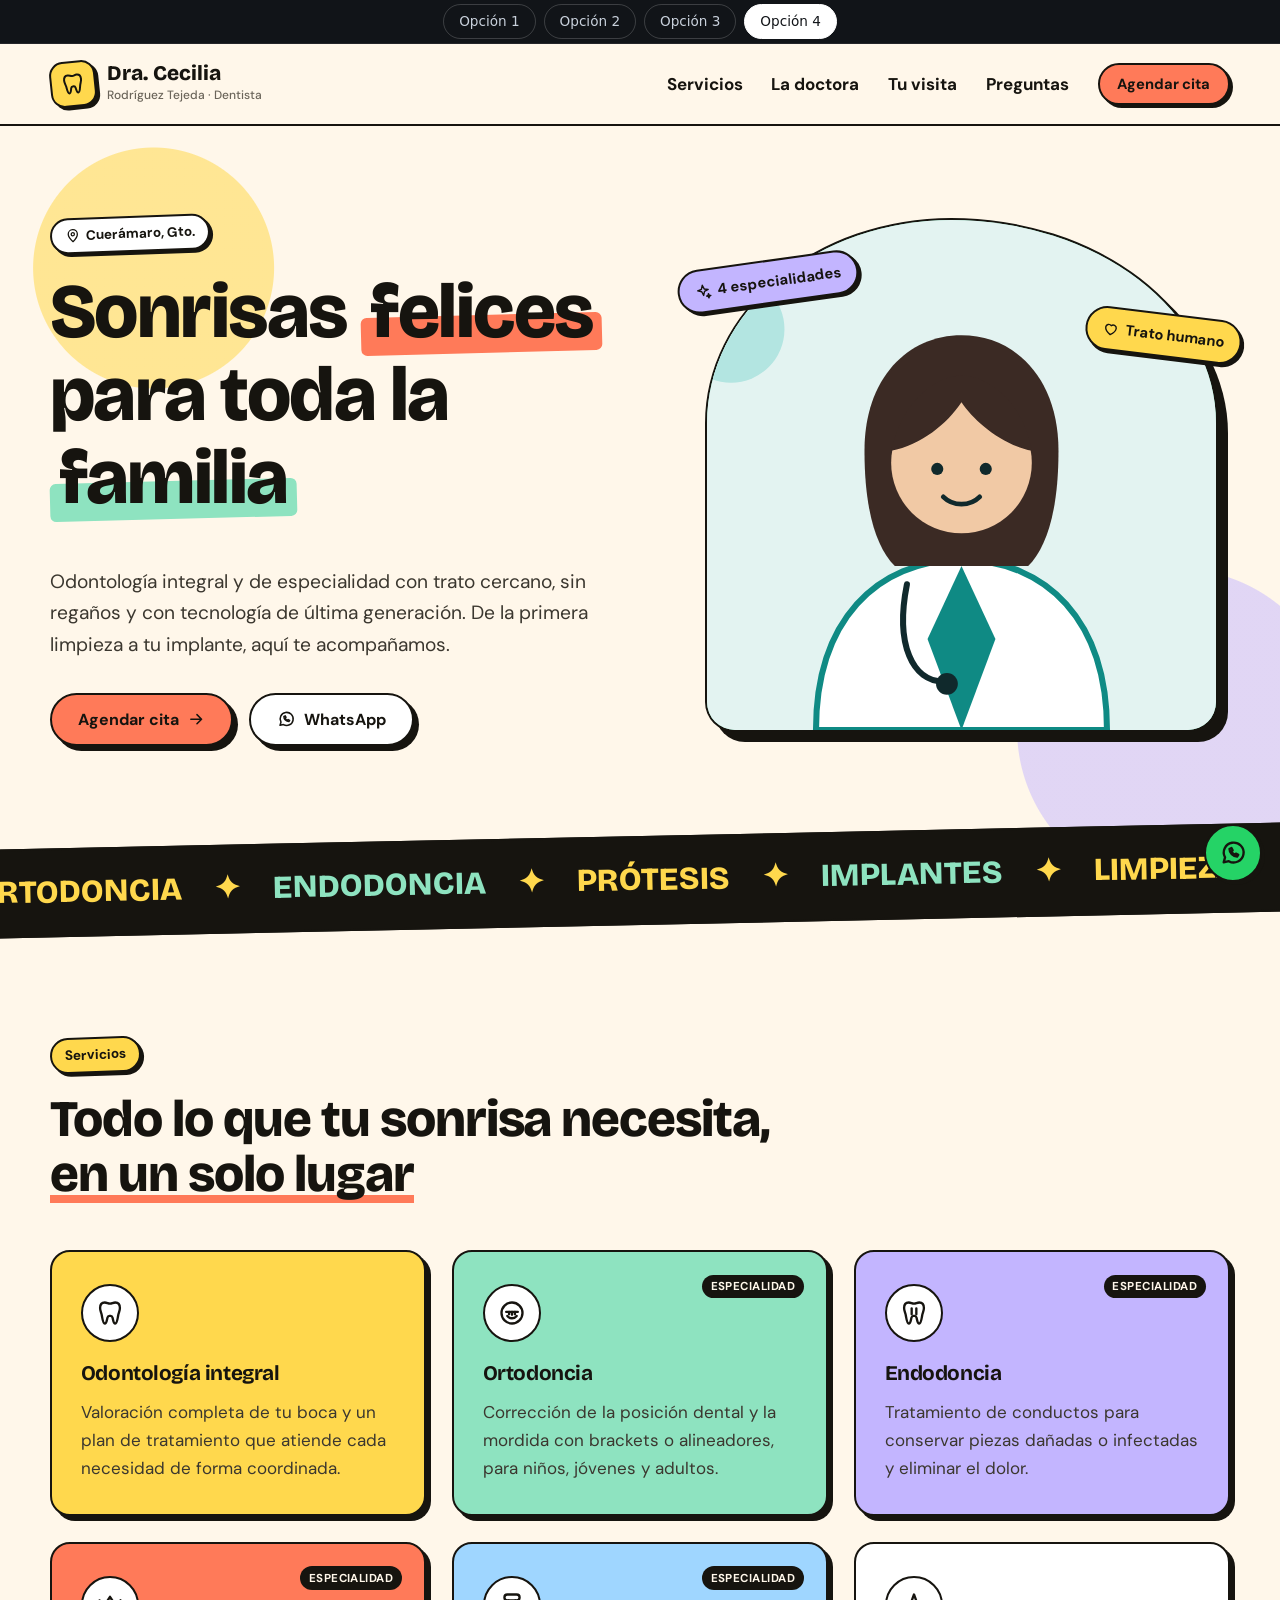
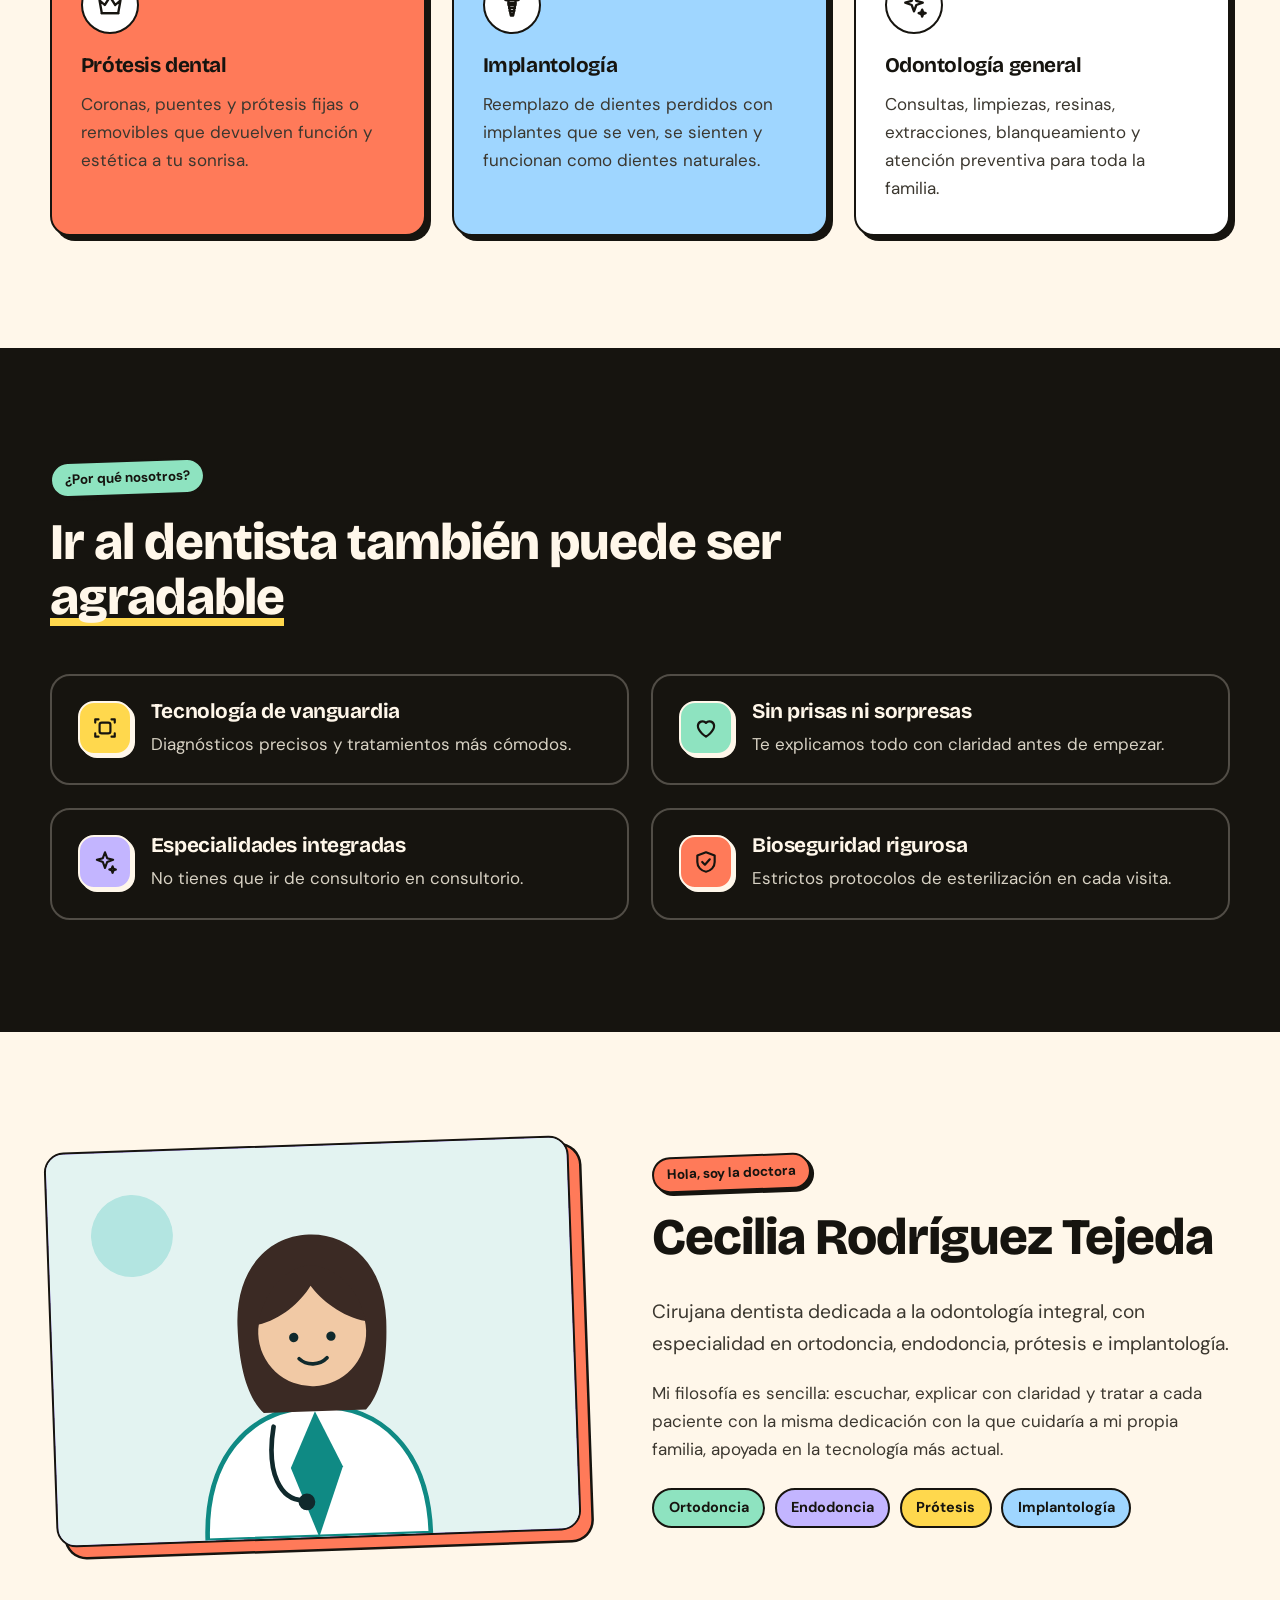
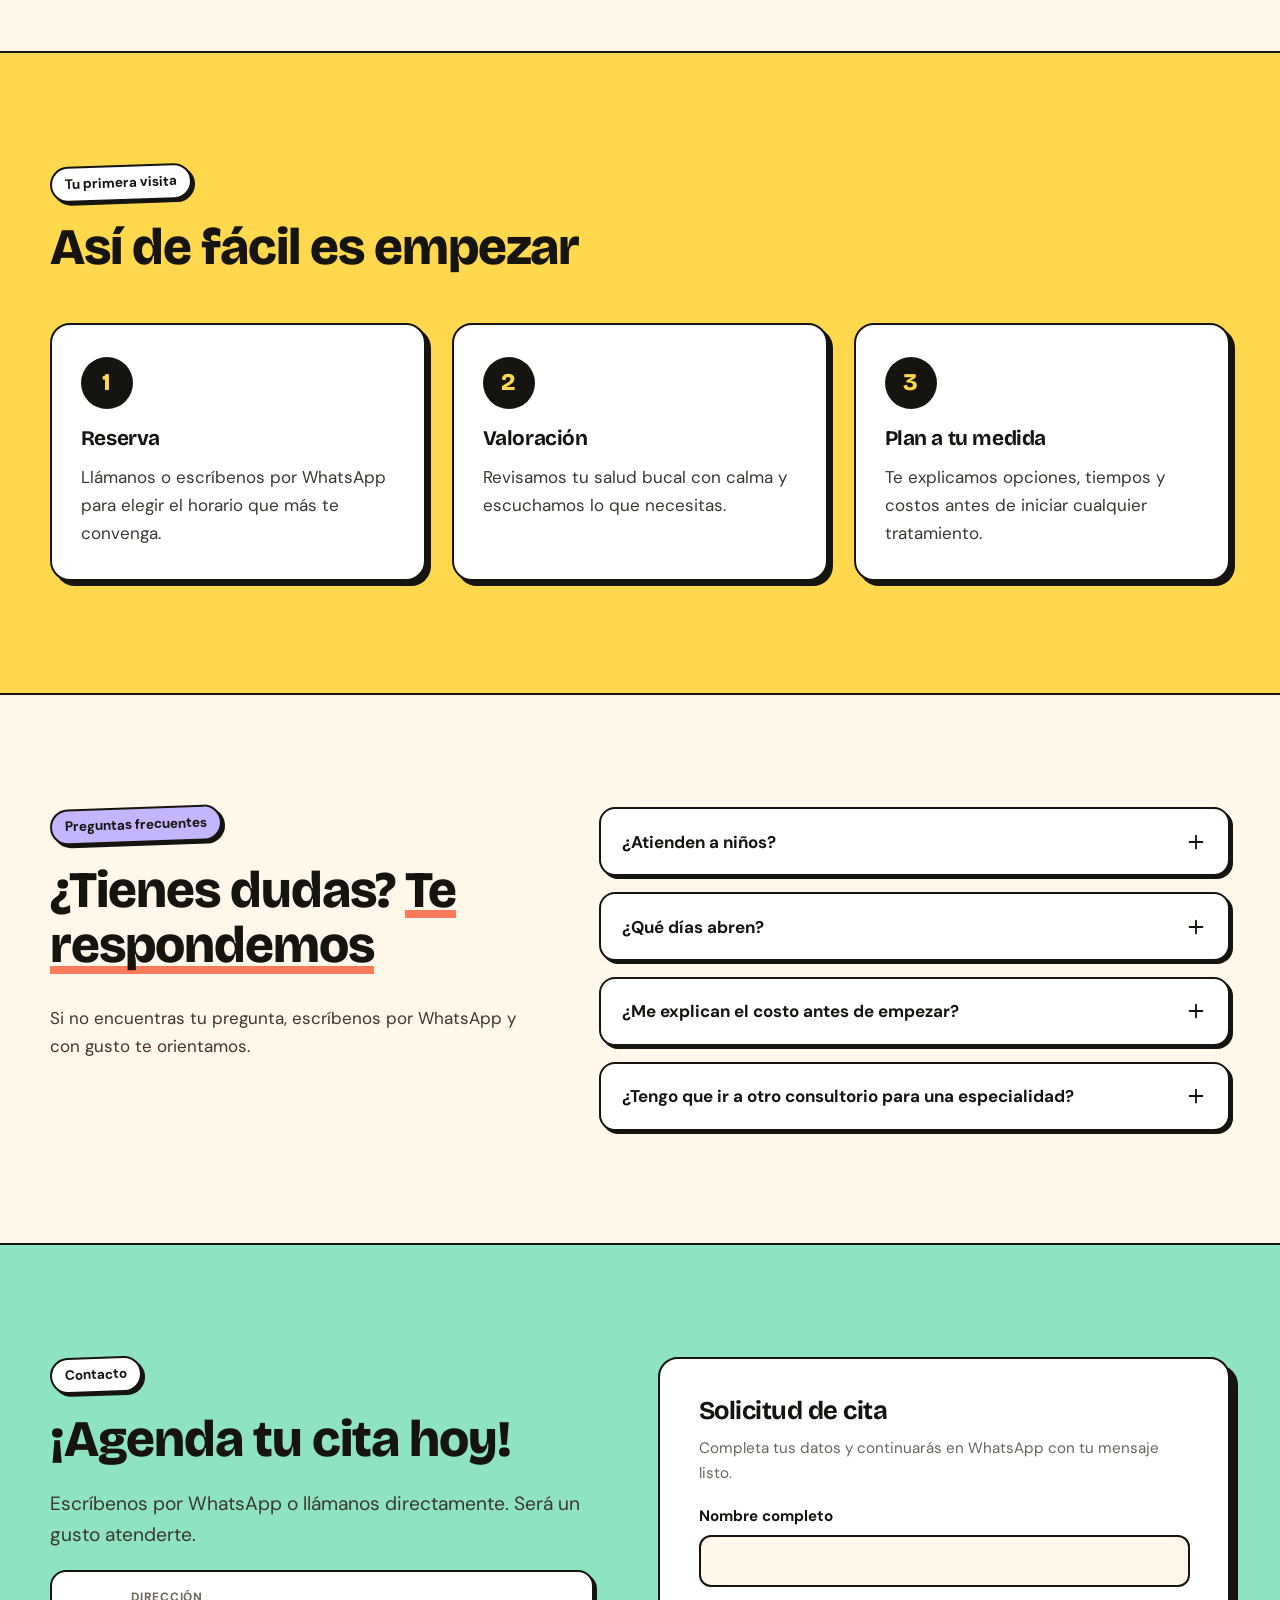
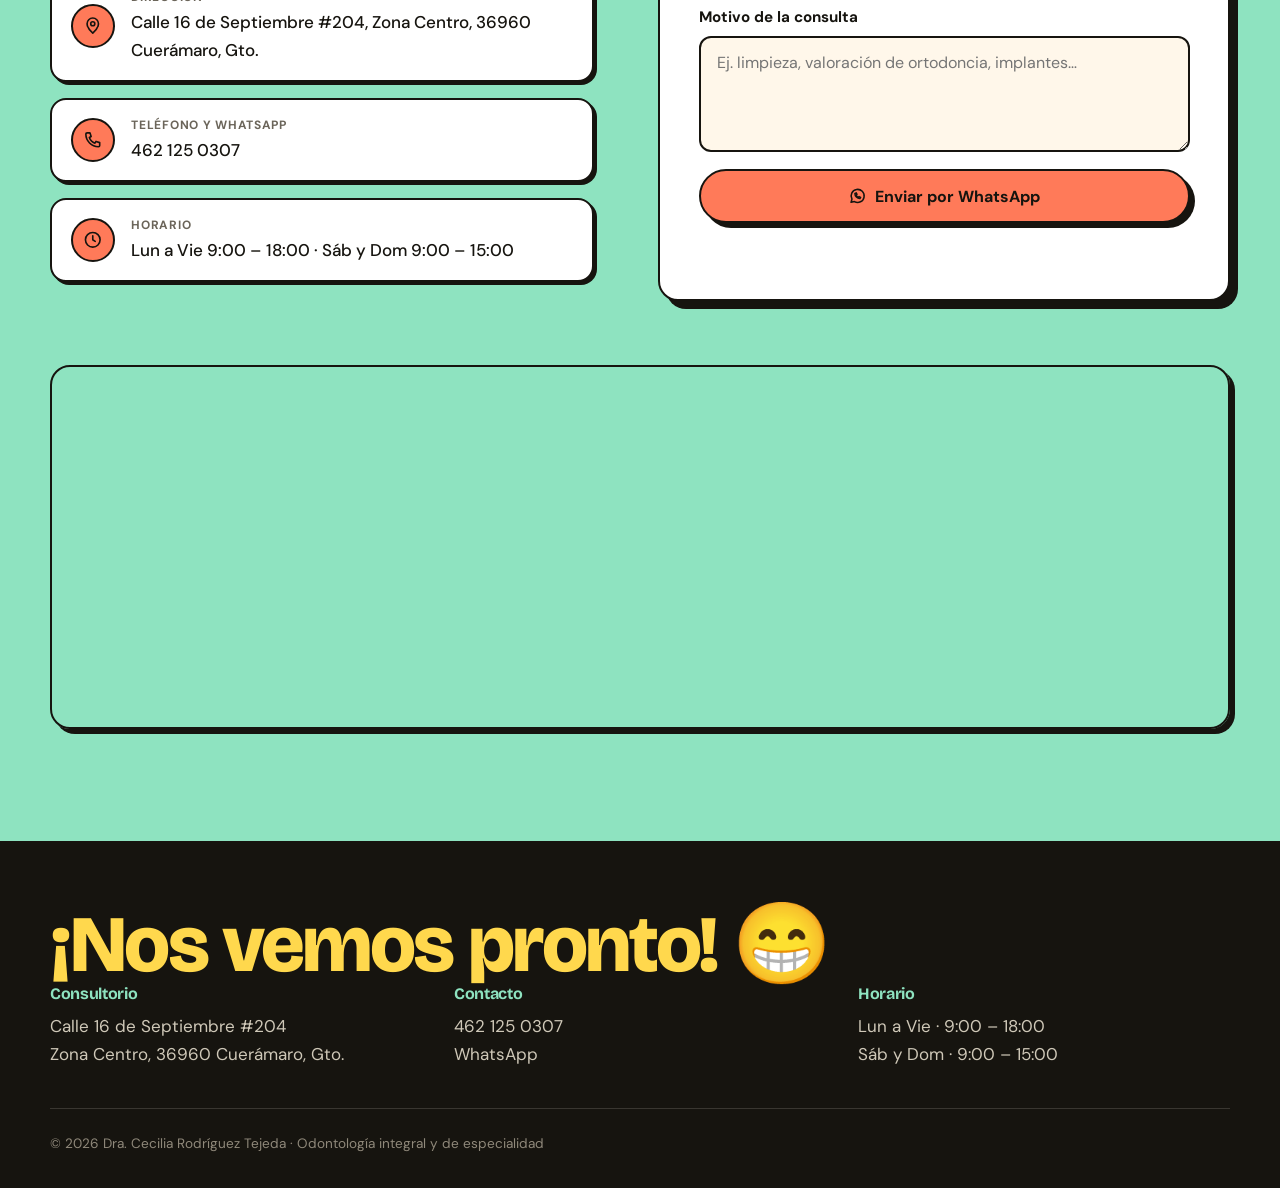
<file: index4.html>
<!DOCTYPE html>
<html lang="es">
<head>
  <meta charset="UTF-8">
  <meta name="viewport" content="width=device-width, initial-scale=1.0, viewport-fit=cover">
  <title>Dra. Cecilia Rodríguez Tejeda | Dentista familiar en Cuerámaro</title>
  <meta name="description" content="Consultorio dental de la Dra. Cecilia Rodríguez Tejeda en Cuerámaro, Gto.: odontología integral, ortodoncia, endodoncia, prótesis e implantología para toda la familia.">
  <meta name="theme-color" content="#ffd84d">
  <link rel="preconnect" href="https://fonts.googleapis.com">
  <link rel="preconnect" href="https://fonts.gstatic.com" crossorigin>
  <link href="https://fonts.googleapis.com/css2?family=Bricolage+Grotesque:opsz,wght@12..96,500;12..96,700;12..96,800&family=DM+Sans:wght@400;500;700&display=swap" rel="stylesheet">
  <link rel="stylesheet" href="css/styles4.css">
  <link rel="stylesheet" href="css/switcher.css">
  <link rel="icon" href="img/favicon.svg" type="image/svg+xml">
</head>
<body>

  <!-- Menú para cambiar de versión -->
  <nav class="switcher" aria-label="Versiones de la página">
    <a href="index.html">Opción 1</a>
    <a href="index2.html">Opción 2</a>
    <a href="index3.html">Opción 3</a>
    <a href="index4.html" aria-current="page">Opción 4</a>
  </nav>

  <!-- Íconos reutilizables -->
  <svg width="0" height="0" style="position:absolute" aria-hidden="true">
    <defs>
      <symbol id="i-tooth" viewBox="0 0 24 24"><path d="M7.5 3C4.9 3 3.5 5 3.5 7.8c0 2.4 1 3.8 1.5 6.3.5 2.6.9 6.9 2.5 6.9s1.8-3 2.3-5c.3-1.3.9-1.6 1.7-1.6h1c.8 0 1.4.3 1.7 1.6.5 2 .7 5 2.3 5s2-4.3 2.5-6.9c.5-2.5 1.5-3.9 1.5-6.3C20.5 5 19.1 3 16.5 3c-1.9 0-2.8 1-4.5 1S9.4 3 7.5 3z"/></symbol>
      <symbol id="i-smile" viewBox="0 0 24 24"><circle cx="12" cy="12" r="9"/><path d="M8 14.5c1 1.3 2.4 2 4 2s3-.7 4-2"/><path d="M7 11h10"/><path d="M9.5 11v2M12 11v2.5M14.5 11v2"/></symbol>
      <symbol id="i-root" viewBox="0 0 24 24"><path d="M7.5 3C4.9 3 3.5 5 3.5 7.8c0 2.4 1 3.8 1.5 6.3.5 2.6.9 6.9 2.5 6.9s1.8-3 2.3-5c.3-1.3.9-1.6 1.7-1.6h1c.8 0 1.4.3 1.7 1.6.5 2 .7 5 2.3 5s2-4.3 2.5-6.9c.5-2.5 1.5-3.9 1.5-6.3C20.5 5 19.1 3 16.5 3c-1.9 0-2.8 1-4.5 1S9.4 3 7.5 3z"/><path d="M10 8v5M14 8v5"/></symbol>
      <symbol id="i-crown" viewBox="0 0 24 24"><path d="M3 8l4.5 4L12 5l4.5 7L21 8l-2 11H5z"/><path d="M5 19h14"/></symbol>
      <symbol id="i-implant" viewBox="0 0 24 24"><path d="M8 3h8c1.5 0 2.5 1 2.5 2.5S17.5 8 16 8H8C6.5 8 5.5 7 5.5 5.5S6.5 3 8 3z"/><path d="M9 8v2.5h6V8"/><path d="M9 12h6M9.5 14.5h5M10 17h4M11 19.5h2"/><path d="M9 10.5L11 21h2l2-10.5"/></symbol>
      <symbol id="i-sparkle" viewBox="0 0 24 24"><path d="M12 3l2 5.5L19.5 10 14 12l-2 5.5L10 12 4.5 10 10 8.5z"/><path d="M19 16l.8 2.2L22 19l-2.2.8L19 22l-.8-2.2L16 19l2.2-.8z"/></symbol>
      <symbol id="i-scan" viewBox="0 0 24 24"><path d="M3 7V4h3M18 4h3v3M21 17v3h-3M6 20H3v-3"/><rect x="7" y="7" width="10" height="10" rx="2"/></symbol>
      <symbol id="i-shield" viewBox="0 0 24 24"><path d="M12 3l8 3v6c0 4.5-3.4 8.2-8 9-4.6-.8-8-4.5-8-9V6z"/><path d="M8.5 12l2.5 2.5 4.5-5"/></symbol>
      <symbol id="i-clock" viewBox="0 0 24 24"><circle cx="12" cy="12" r="9"/><path d="M12 7v5l3 2"/></symbol>
      <symbol id="i-heart" viewBox="0 0 24 24"><path d="M12 20s-7.5-4.6-7.5-10A4.3 4.3 0 0 1 12 7.3 4.3 4.3 0 0 1 19.5 10c0 5.4-7.5 10-7.5 10z"/></symbol>
      <symbol id="i-pin" viewBox="0 0 24 24"><path d="M12 21s-7-6.2-7-11.5A7 7 0 0 1 19 9.5C19 14.8 12 21 12 21z"/><circle cx="12" cy="9.5" r="2.5"/></symbol>
      <symbol id="i-phone" viewBox="0 0 24 24"><path d="M5 3.5h3.5l1.5 4.5-2.2 1.3a11 11 0 0 0 6.9 6.9L16 14l4.5 1.5V19a1.5 1.5 0 0 1-1.5 1.5A15.5 15.5 0 0 1 3.5 5 1.5 1.5 0 0 1 5 3.5z"/></symbol>
      <symbol id="i-arrow" viewBox="0 0 24 24"><path d="M5 12h14M13 6l6 6-6 6"/></symbol>
      <symbol id="i-plus" viewBox="0 0 24 24"><path d="M12 5v14M5 12h14"/></symbol>
      <symbol id="i-whatsapp" viewBox="0 0 24 24"><path d="M4 20l1.2-4.2A8.5 8.5 0 1 1 8.4 19z"/><path d="M9 8.5c0 3.5 3 6.5 6.5 6.5l1-1.5-2-1-1 1c-1.2-.5-2.3-1.6-2.8-2.8l1-1-1-2-1.5 1z"/></symbol>
    </defs>
  </svg>

  <!-- Encabezado -->
  <header class="header" id="header">
    <div class="container header__inner">
      <a href="#inicio" class="logo">
        <span class="logo__mark"><svg class="icon"><use href="#i-tooth"/></svg></span>
        <span class="logo__text">
          <strong>Dra. Cecilia</strong>
          <small>Rodríguez Tejeda · Dentista</small>
        </span>
      </a>
      <button class="nav-toggle" id="navToggle" aria-label="Abrir menú" aria-expanded="false">
        <span></span><span></span><span></span>
      </button>
      <nav class="nav" id="nav">
        <a href="#servicios">Servicios</a>
        <a href="#doctora">La doctora</a>
        <a href="#visita">Tu visita</a>
        <a href="#preguntas">Preguntas</a>
        <a href="#contacto" class="btn btn--small">Agendar cita</a>
      </nav>
    </div>
  </header>

  <main>
    <!-- Hero -->
    <section class="hero" id="inicio">
      <div class="container hero__inner">
        <div class="hero__text">
          <p class="chip"><svg class="icon"><use href="#i-pin"/></svg> Cuerámaro, Gto.</p>
          <h1>Sonrisas <mark class="hl hl--coral">felices</mark> para toda la <mark class="hl hl--mint">familia</mark></h1>
          <p class="lead">Odontología integral y de especialidad con trato cercano, sin regaños y con tecnología de última generación. De la primera limpieza a tu implante, aquí te acompañamos.</p>
          <div class="hero__actions">
            <a href="#contacto" class="btn">Agendar cita <svg class="icon"><use href="#i-arrow"/></svg></a>
            <a href="https://wa.me/524621250307" class="btn btn--white" target="_blank" rel="noopener"><svg class="icon"><use href="#i-whatsapp"/></svg> WhatsApp</a>
          </div>
        </div>
        <div class="hero__media">
          <div class="hero__frame">
            <!-- Reemplaza por una foto de la doctora, p. ej. img/doctora.jpg -->
            <img src="img/doctora.svg" alt="Dra. Cecilia Rodríguez Tejeda" width="560" height="420">
          </div>
          <ul class="stickers">
            <li class="sticker sticker--lilac"><svg class="icon"><use href="#i-sparkle"/></svg> 4 especialidades</li>
            <li class="sticker sticker--coral"><svg class="icon"><use href="#i-heart"/></svg> Trato humano</li>
          </ul>
        </div>
      </div>
    </section>

    <!-- Cinta de servicios -->
    <div class="marquee" aria-hidden="true">
      <div class="marquee__track">
        <span>Ortodoncia</span><span>✦</span><span>Endodoncia</span><span>✦</span><span>Prótesis</span><span>✦</span><span>Implantes</span><span>✦</span><span>Limpiezas</span><span>✦</span><span>Blanqueamiento</span><span>✦</span>
        <span>Ortodoncia</span><span>✦</span><span>Endodoncia</span><span>✦</span><span>Prótesis</span><span>✦</span><span>Implantes</span><span>✦</span><span>Limpiezas</span><span>✦</span><span>Blanqueamiento</span><span>✦</span>
      </div>
    </div>

    <!-- Servicios -->
    <section class="section" id="servicios">
      <div class="container">
        <div class="section__head">
          <p class="chip chip--yellow">Servicios</p>
          <h2>Todo lo que tu sonrisa necesita, <span class="underline">en un solo lugar</span></h2>
        </div>
        <div class="cards">
          <article class="card card--yellow">
            <div class="card__icon"><svg class="icon"><use href="#i-tooth"/></svg></div>
            <h3>Odontología integral</h3>
            <p>Valoración completa de tu boca y un plan de tratamiento que atiende cada necesidad de forma coordinada.</p>
          </article>
          <article class="card card--mint">
            <span class="tag">Especialidad</span>
            <div class="card__icon"><svg class="icon"><use href="#i-smile"/></svg></div>
            <h3>Ortodoncia</h3>
            <p>Corrección de la posición dental y la mordida con brackets o alineadores, para niños, jóvenes y adultos.</p>
          </article>
          <article class="card card--lilac">
            <span class="tag">Especialidad</span>
            <div class="card__icon"><svg class="icon"><use href="#i-root"/></svg></div>
            <h3>Endodoncia</h3>
            <p>Tratamiento de conductos para conservar piezas dañadas o infectadas y eliminar el dolor.</p>
          </article>
          <article class="card card--coral">
            <span class="tag">Especialidad</span>
            <div class="card__icon"><svg class="icon"><use href="#i-crown"/></svg></div>
            <h3>Prótesis dental</h3>
            <p>Coronas, puentes y prótesis fijas o removibles que devuelven función y estética a tu sonrisa.</p>
          </article>
          <article class="card card--sky">
            <span class="tag">Especialidad</span>
            <div class="card__icon"><svg class="icon"><use href="#i-implant"/></svg></div>
            <h3>Implantología</h3>
            <p>Reemplazo de dientes perdidos con implantes que se ven, se sienten y funcionan como dientes naturales.</p>
          </article>
          <article class="card card--white">
            <div class="card__icon"><svg class="icon"><use href="#i-sparkle"/></svg></div>
            <h3>Odontología general</h3>
            <p>Consultas, limpiezas, resinas, extracciones, blanqueamiento y atención preventiva para toda la familia.</p>
          </article>
        </div>
      </div>
    </section>

    <!-- Por qué elegirnos -->
    <section class="section section--ink">
      <div class="container">
        <div class="section__head">
          <p class="chip chip--mint">¿Por qué nosotros?</p>
          <h2>Ir al dentista también puede ser <span class="underline underline--yellow">agradable</span></h2>
        </div>
        <ul class="perks">
          <li class="perk"><span class="perk__icon perk__icon--yellow"><svg class="icon"><use href="#i-scan"/></svg></span><div><h3>Tecnología de vanguardia</h3><p>Diagnósticos precisos y tratamientos más cómodos.</p></div></li>
          <li class="perk"><span class="perk__icon perk__icon--mint"><svg class="icon"><use href="#i-heart"/></svg></span><div><h3>Sin prisas ni sorpresas</h3><p>Te explicamos todo con claridad antes de empezar.</p></div></li>
          <li class="perk"><span class="perk__icon perk__icon--lilac"><svg class="icon"><use href="#i-sparkle"/></svg></span><div><h3>Especialidades integradas</h3><p>No tienes que ir de consultorio en consultorio.</p></div></li>
          <li class="perk"><span class="perk__icon perk__icon--coral"><svg class="icon"><use href="#i-shield"/></svg></span><div><h3>Bioseguridad rigurosa</h3><p>Estrictos protocolos de esterilización en cada visita.</p></div></li>
        </ul>
      </div>
    </section>

    <!-- La doctora -->
    <section class="section" id="doctora">
      <div class="container doctor">
        <div class="doctor__media">
          <!-- Reemplaza por una foto de la doctora, p. ej. img/doctora.jpg -->
          <img src="img/doctora.svg" alt="Dra. Cecilia Rodríguez Tejeda" width="560" height="420">
        </div>
        <div class="doctor__text">
          <p class="chip chip--coral">Hola, soy la doctora</p>
          <h2>Cecilia Rodríguez Tejeda</h2>
          <p class="lead">Cirujana dentista dedicada a la odontología integral, con especialidad en ortodoncia, endodoncia, prótesis e implantología.</p>
          <p>Mi filosofía es sencilla: escuchar, explicar con claridad y tratar a cada paciente con la misma dedicación con la que cuidaría a mi propia familia, apoyada en la tecnología más actual.</p>
          <ul class="pills">
            <li>Ortodoncia</li><li>Endodoncia</li><li>Prótesis</li><li>Implantología</li>
          </ul>
        </div>
      </div>
    </section>

    <!-- Primera visita -->
    <section class="section section--yellow" id="visita">
      <div class="container">
        <div class="section__head">
          <p class="chip chip--white">Tu primera visita</p>
          <h2>Así de fácil es empezar</h2>
        </div>
        <ol class="steps">
          <li class="step"><span class="step__num">1</span><h3>Reserva</h3><p>Llámanos o escríbenos por WhatsApp para elegir el horario que más te convenga.</p></li>
          <li class="step"><span class="step__num">2</span><h3>Valoración</h3><p>Revisamos tu salud bucal con calma y escuchamos lo que necesitas.</p></li>
          <li class="step"><span class="step__num">3</span><h3>Plan a tu medida</h3><p>Te explicamos opciones, tiempos y costos antes de iniciar cualquier tratamiento.</p></li>
        </ol>
      </div>
    </section>

    <!-- Preguntas frecuentes -->
    <section class="section" id="preguntas">
      <div class="container faq-wrap">
        <div class="section__head">
          <p class="chip chip--lilac">Preguntas frecuentes</p>
          <h2>¿Tienes dudas? <span class="underline">Te respondemos</span></h2>
          <p>Si no encuentras tu pregunta, escríbenos por WhatsApp y con gusto te orientamos.</p>
        </div>
        <div class="faq">
          <details>
            <summary>¿Atienden a niños? <svg class="icon"><use href="#i-plus"/></svg></summary>
            <p>Sí. Atendemos a toda la familia, desde revisiones y limpiezas para los más pequeños hasta ortodoncia para niños, jóvenes y adultos.</p>
          </details>
          <details>
            <summary>¿Qué días abren? <svg class="icon"><use href="#i-plus"/></svg></summary>
            <p>De lunes a viernes de 9:00 a 18:00 y sábados y domingos de 9:00 a 15:00.</p>
          </details>
          <details>
            <summary>¿Me explican el costo antes de empezar? <svg class="icon"><use href="#i-plus"/></svg></summary>
            <p>Siempre. En la valoración te presentamos opciones, tiempos y costos para que decidas con toda la información.</p>
          </details>
          <details>
            <summary>¿Tengo que ir a otro consultorio para una especialidad? <svg class="icon"><use href="#i-plus"/></svg></summary>
            <p>No. Ortodoncia, endodoncia, prótesis e implantes se realizan en el mismo consultorio.</p>
          </details>
        </div>
      </div>
    </section>

    <!-- Contacto -->
    <section class="section section--mint" id="contacto">
      <div class="container contact">
        <div class="contact__info">
          <p class="chip chip--white">Contacto</p>
          <h2>¡Agenda tu cita hoy!</h2>
          <p class="lead">Escríbenos por WhatsApp o llámanos directamente. Será un gusto atenderte.</p>
          <a class="info-card" href="https://maps.google.com/?cid=9035574526727270491" target="_blank" rel="noopener">
            <span class="info-card__icon"><svg class="icon"><use href="#i-pin"/></svg></span>
            <span><small>Dirección</small>Calle 16 de Septiembre #204, Zona Centro, 36960 Cuerámaro, Gto.</span>
          </a>
          <a class="info-card" href="tel:+524621250307">
            <span class="info-card__icon"><svg class="icon"><use href="#i-phone"/></svg></span>
            <span><small>Teléfono y WhatsApp</small>462 125 0307</span>
          </a>
          <div class="info-card">
            <span class="info-card__icon"><svg class="icon"><use href="#i-clock"/></svg></span>
            <span><small>Horario</small>Lun a Vie 9:00 – 18:00 · Sáb y Dom 9:00 – 15:00</span>
          </div>
        </div>
        <!-- El formulario abre WhatsApp con el mensaje ya redactado (no requiere servidor) -->
        <form class="form" id="contactForm" novalidate>
          <h3>Solicitud de cita</h3>
          <p class="form__note">Completa tus datos y continuarás en WhatsApp con tu mensaje listo.</p>
          <label>Nombre completo
            <input type="text" name="nombre" required>
          </label>
          <label>Motivo de la consulta
            <textarea name="mensaje" rows="4" required placeholder="Ej. limpieza, valoración de ortodoncia, implantes…"></textarea>
          </label>
          <button type="submit" class="btn"><svg class="icon"><use href="#i-whatsapp"/></svg> Enviar por WhatsApp</button>
          <p class="form__status" id="formStatus" role="status"></p>
        </form>
      </div>
      <div class="container">
        <div class="map">
          <iframe title="Ubicación del consultorio" loading="lazy" referrerpolicy="no-referrer-when-downgrade"
            src="https://maps.google.com/maps?q=20.6257569,-101.6734049&z=17&output=embed"></iframe>
        </div>
      </div>
    </section>
  </main>

  <!-- Pie de página -->
  <footer class="footer">
    <div class="container">
      <p class="footer__big">¡Nos vemos pronto! <span aria-hidden="true">😁</span></p>
      <div class="footer__grid">
        <div>
          <h4>Consultorio</h4>
          <p>Calle 16 de Septiembre #204<br>Zona Centro, 36960 Cuerámaro, Gto.</p>
        </div>
        <div>
          <h4>Contacto</h4>
          <p><a href="tel:+524621250307">462 125 0307</a><br><a href="https://wa.me/524621250307" target="_blank" rel="noopener">WhatsApp</a></p>
        </div>
        <div>
          <h4>Horario</h4>
          <p>Lun a Vie · 9:00 – 18:00<br>Sáb y Dom · 9:00 – 15:00</p>
        </div>
      </div>
      <p class="footer__legal">&copy; <span id="year"></span> Dra. Cecilia Rodríguez Tejeda · Odontología integral y de especialidad</p>
    </div>
  </footer>

  <!-- Botón flotante de WhatsApp -->
  <a class="wa-float" href="https://wa.me/524621250307" target="_blank" rel="noopener" aria-label="Escríbenos por WhatsApp">
    <svg class="icon"><use href="#i-whatsapp"/></svg>
  </a>

  <script src="js/main4.js"></script>
</body>
</html>
</file>
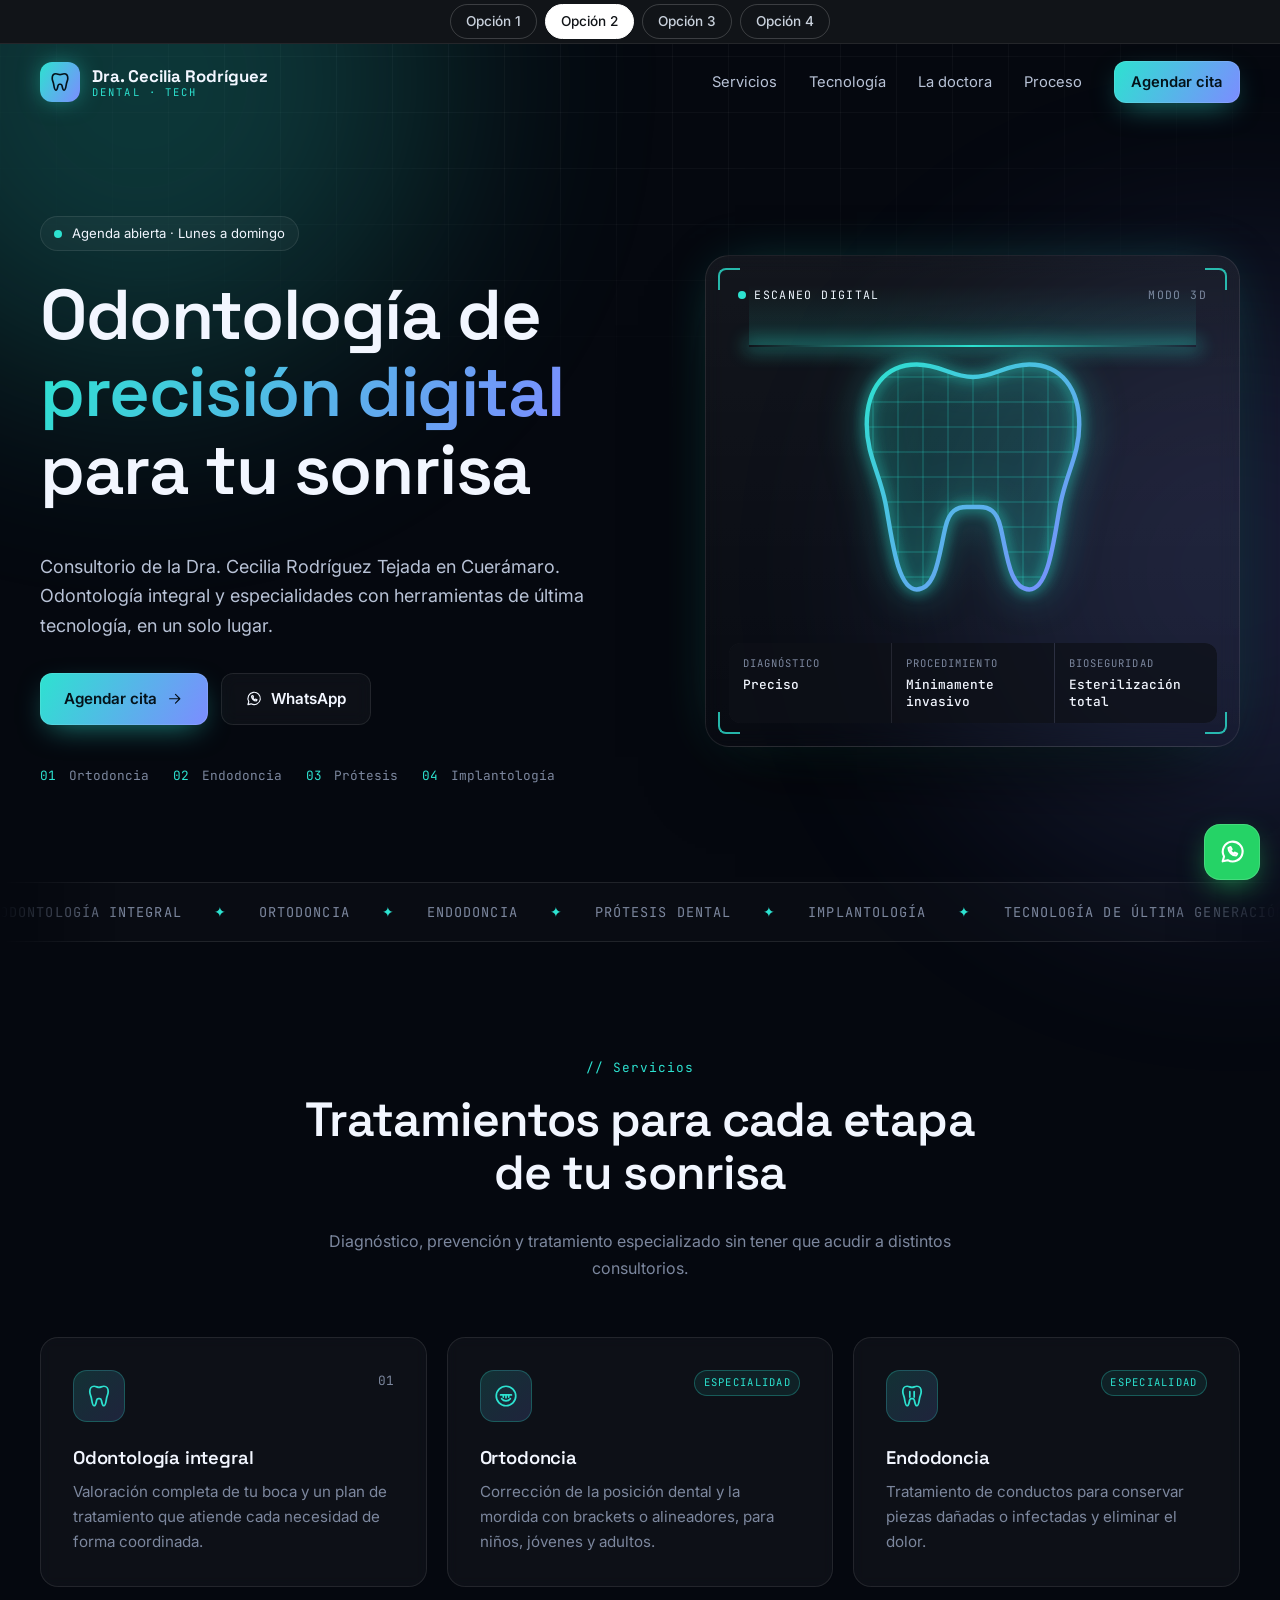
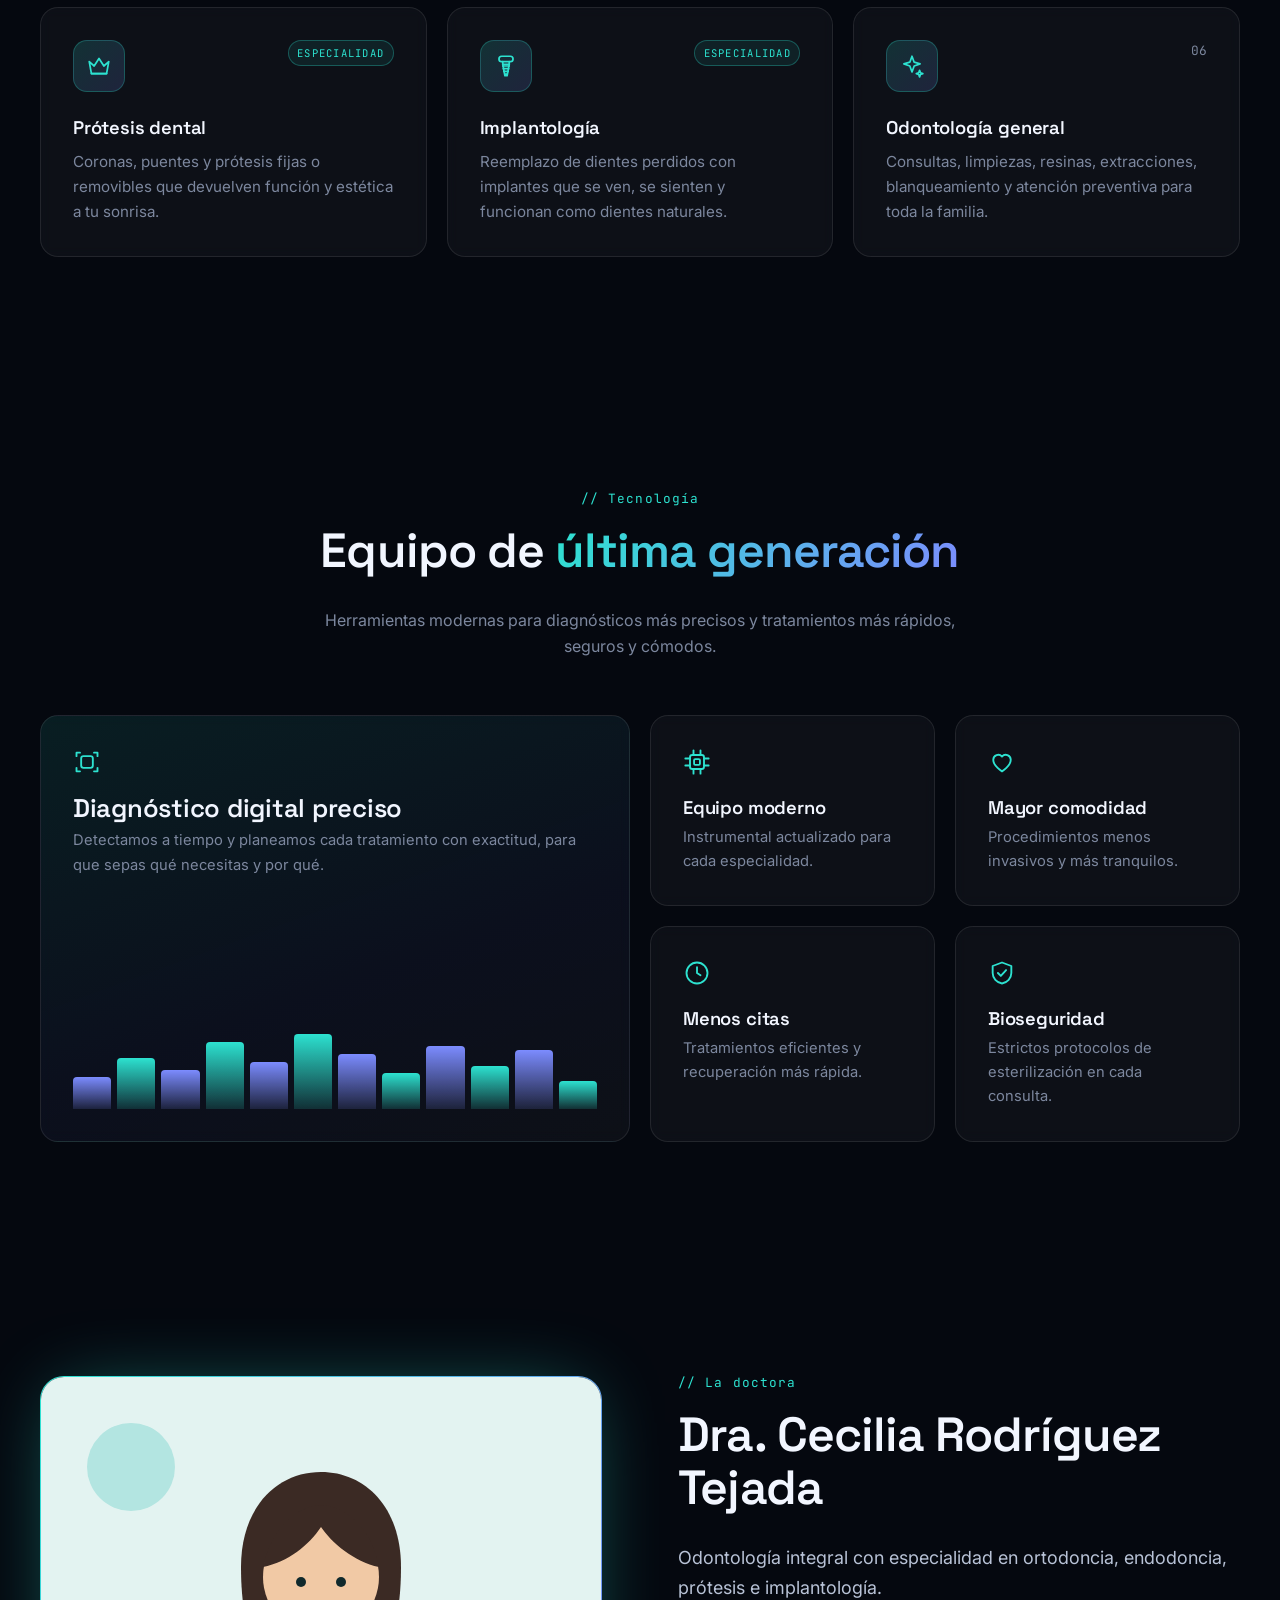
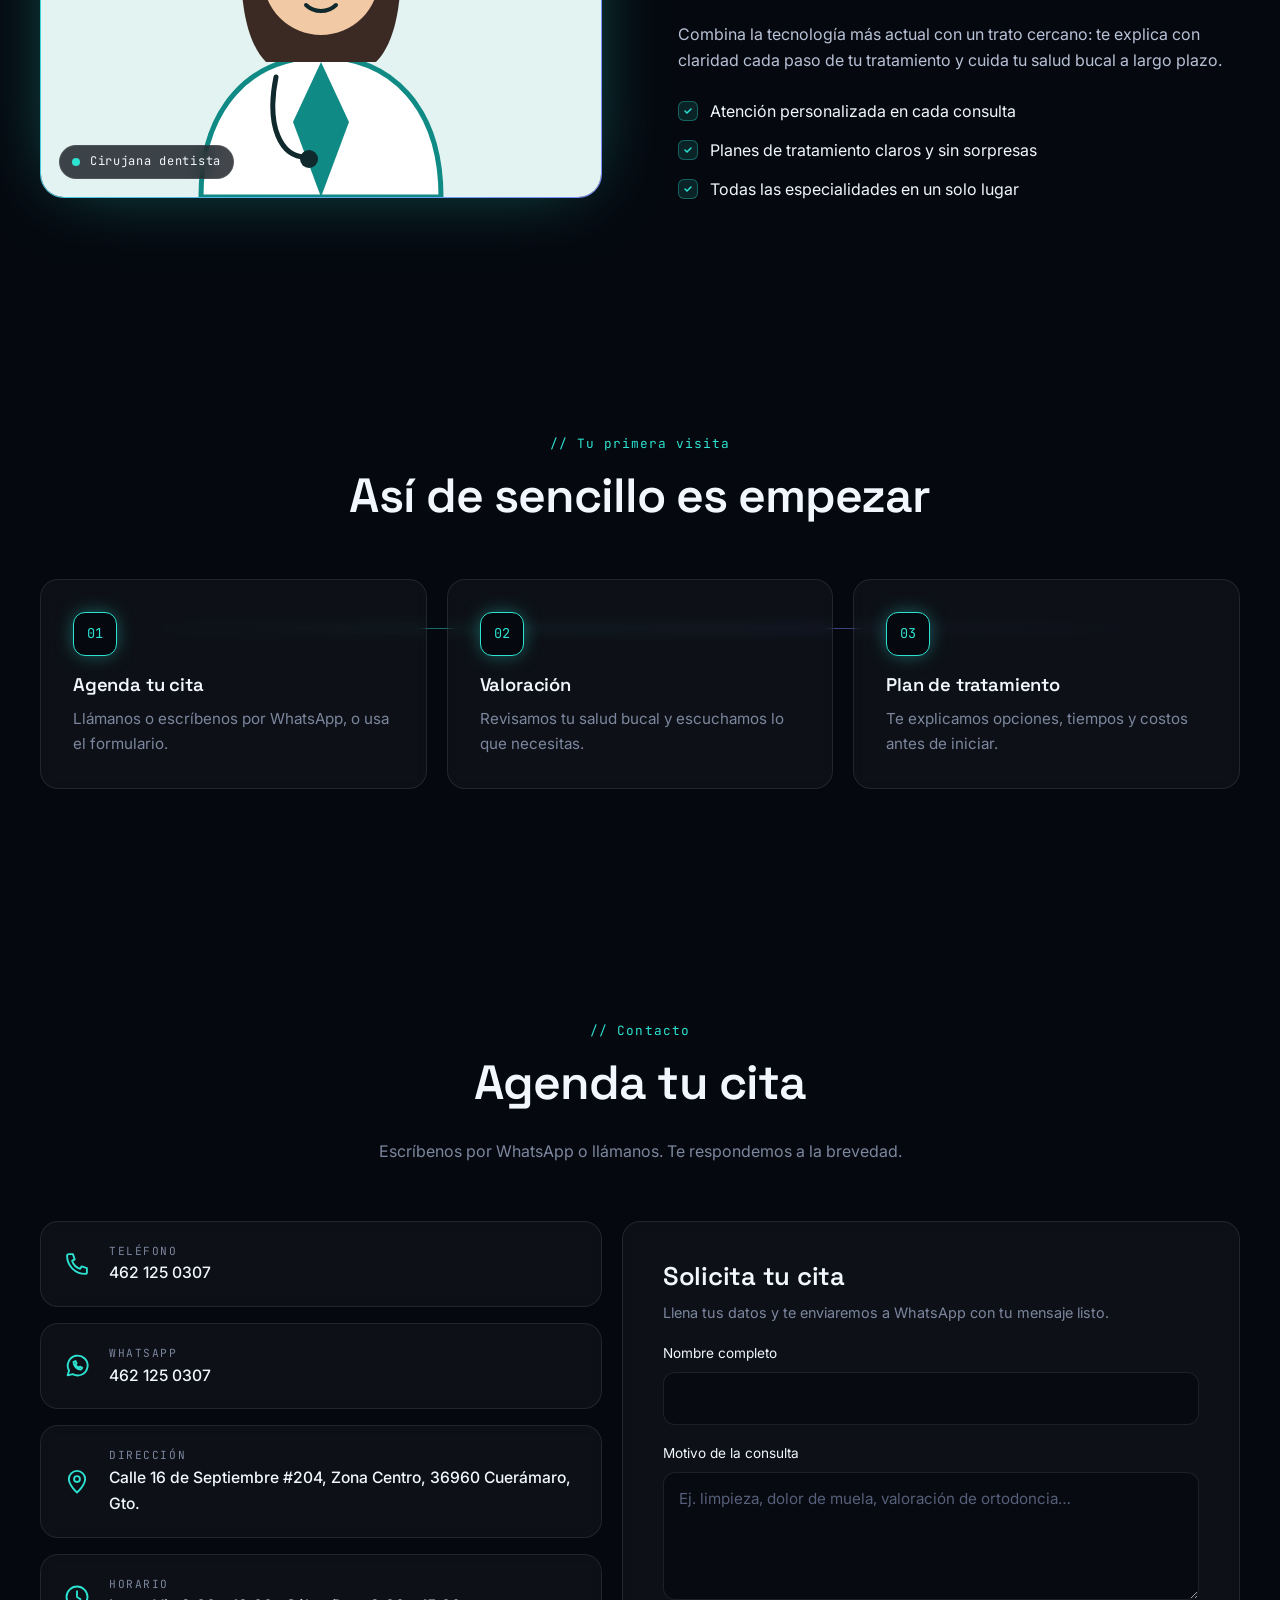
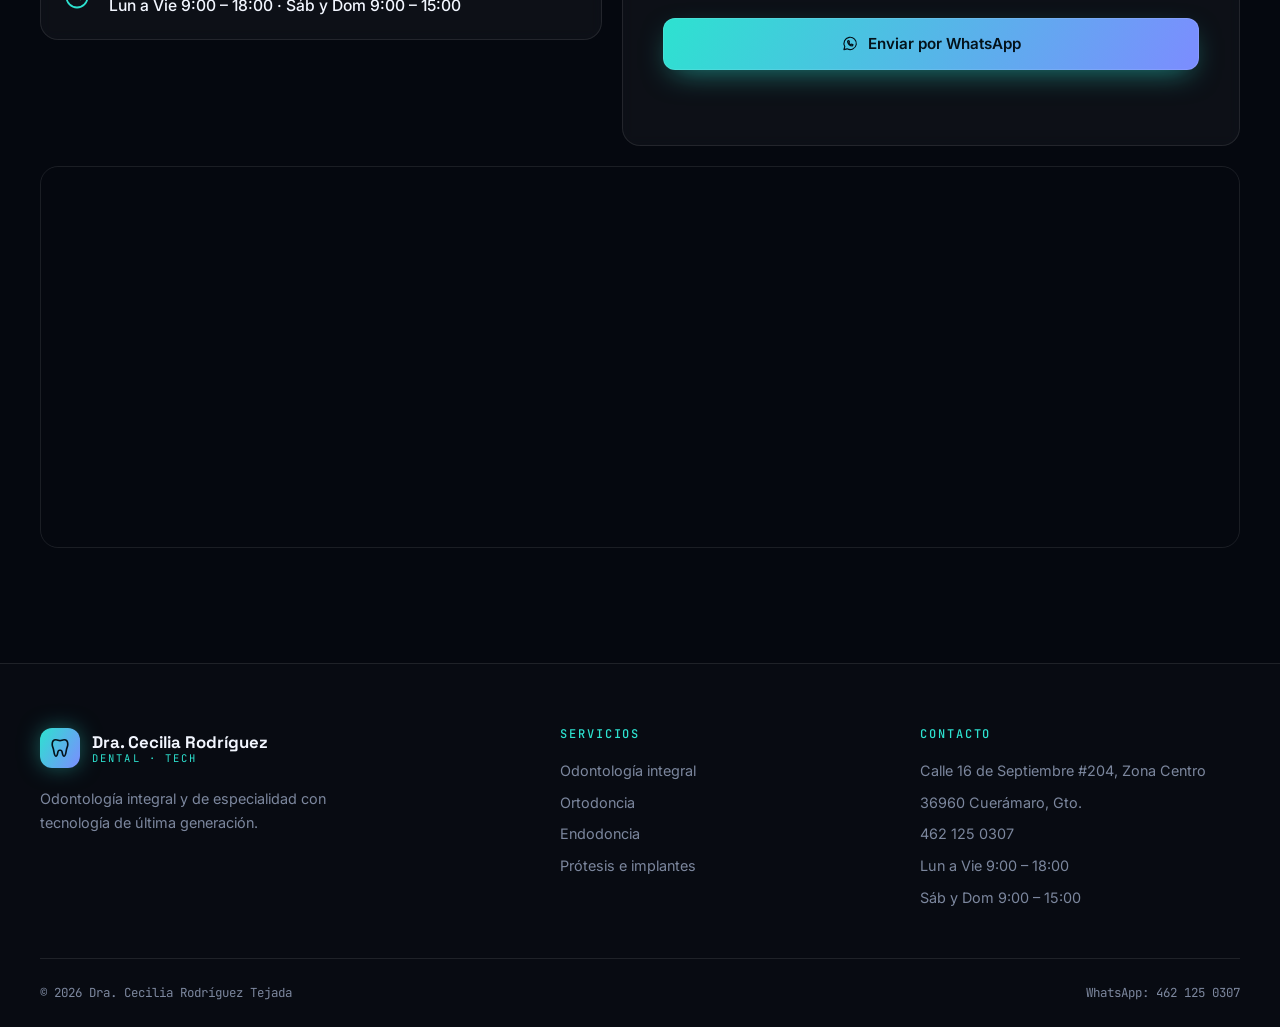
<file: DraCeciliaRodriguez/index2.html>
<!DOCTYPE html>
<html lang="es">
<head>
  <meta charset="UTF-8">
  <meta name="viewport" content="width=device-width, initial-scale=1.0, viewport-fit=cover">
  <title>Dra. Cecilia Rodríguez Tejada | Odontología de Alta Tecnología en Cuerámaro</title>
  <meta name="description" content="Consultorio dental de la Dra. Cecilia Rodríguez Tejada en Cuerámaro, Gto.: odontología integral, ortodoncia, endodoncia, prótesis e implantología con tecnología de última generación.">
  <meta name="theme-color" content="#05080f">
  <link rel="preconnect" href="https://fonts.googleapis.com">
  <link rel="preconnect" href="https://fonts.gstatic.com" crossorigin>
  <link href="https://fonts.googleapis.com/css2?family=Space+Grotesk:wght@400;500;600;700&family=Inter:wght@400;500;600&family=JetBrains+Mono:wght@400;500&display=swap" rel="stylesheet">
  <link rel="stylesheet" href="css/styles2.css">
  <link rel="stylesheet" href="css/switcher.css">
  <link rel="icon" href="img/favicon.svg" type="image/svg+xml">
</head>
<body>

  <!-- Menú para cambiar de versión -->
  <nav class="switcher" aria-label="Versiones de la página">
    <a href="index.html">Opción 1</a>
    <a href="index2.html" aria-current="page">Opción 2</a>
    <a href="index3.html">Opción 3</a>
    <a href="index4.html">Opción 4</a>
  </nav>

  <!-- Íconos reutilizables -->
  <svg width="0" height="0" style="position:absolute" aria-hidden="true">
    <defs>
      <symbol id="i-tooth" viewBox="0 0 24 24"><path d="M7.5 3C4.9 3 3.5 5 3.5 7.8c0 2.4 1 3.8 1.5 6.3.5 2.6.9 6.9 2.5 6.9s1.8-3 2.3-5c.3-1.3.9-1.6 1.7-1.6h1c.8 0 1.4.3 1.7 1.6.5 2 .7 5 2.3 5s2-4.3 2.5-6.9c.5-2.5 1.5-3.9 1.5-6.3C20.5 5 19.1 3 16.5 3c-1.9 0-2.8 1-4.5 1S9.4 3 7.5 3z"/></symbol>
      <symbol id="i-smile" viewBox="0 0 24 24"><circle cx="12" cy="12" r="9"/><path d="M8 14.5c1 1.3 2.4 2 4 2s3-.7 4-2"/><path d="M7 11h10"/><path d="M9.5 11v2M12 11v2.5M14.5 11v2"/></symbol>
      <symbol id="i-root" viewBox="0 0 24 24"><path d="M7.5 3C4.9 3 3.5 5 3.5 7.8c0 2.4 1 3.8 1.5 6.3.5 2.6.9 6.9 2.5 6.9s1.8-3 2.3-5c.3-1.3.9-1.6 1.7-1.6h1c.8 0 1.4.3 1.7 1.6.5 2 .7 5 2.3 5s2-4.3 2.5-6.9c.5-2.5 1.5-3.9 1.5-6.3C20.5 5 19.1 3 16.5 3c-1.9 0-2.8 1-4.5 1S9.4 3 7.5 3z"/><path d="M10 8v5M14 8v5"/></symbol>
      <symbol id="i-crown" viewBox="0 0 24 24"><path d="M3 8l4.5 4L12 5l4.5 7L21 8l-2 11H5z"/><path d="M5 19h14"/></symbol>
      <symbol id="i-implant" viewBox="0 0 24 24"><path d="M8 3h8c1.5 0 2.5 1 2.5 2.5S17.5 8 16 8H8C6.5 8 5.5 7 5.5 5.5S6.5 3 8 3z"/><path d="M9 8v2.5h6V8"/><path d="M9 12h6M9.5 14.5h5M10 17h4M11 19.5h2"/><path d="M9 10.5L11 21h2l2-10.5"/></symbol>
      <symbol id="i-sparkle" viewBox="0 0 24 24"><path d="M12 3l2 5.5L19.5 10 14 12l-2 5.5L10 12 4.5 10 10 8.5z"/><path d="M19 16l.8 2.2L22 19l-2.2.8L19 22l-.8-2.2L16 19l2.2-.8z"/></symbol>
      <symbol id="i-scan" viewBox="0 0 24 24"><path d="M3 7V4h3M18 4h3v3M21 17v3h-3M6 20H3v-3"/><rect x="7" y="7" width="10" height="10" rx="2"/></symbol>
      <symbol id="i-shield" viewBox="0 0 24 24"><path d="M12 3l8 3v6c0 4.5-3.4 8.2-8 9-4.6-.8-8-4.5-8-9V6z"/><path d="M8.5 12l2.5 2.5 4.5-5"/></symbol>
      <symbol id="i-clock" viewBox="0 0 24 24"><circle cx="12" cy="12" r="9"/><path d="M12 7v5l3 2"/></symbol>
      <symbol id="i-heart" viewBox="0 0 24 24"><path d="M12 20s-7.5-4.6-7.5-10A4.3 4.3 0 0 1 12 7.3 4.3 4.3 0 0 1 19.5 10c0 5.4-7.5 10-7.5 10z"/></symbol>
      <symbol id="i-cpu" viewBox="0 0 24 24"><rect x="6" y="6" width="12" height="12" rx="2"/><rect x="9.5" y="9.5" width="5" height="5" rx="1"/><path d="M9 2v4M15 2v4M9 18v4M15 18v4M2 9h4M2 15h4M18 9h4M18 15h4"/></symbol>
      <symbol id="i-pin" viewBox="0 0 24 24"><path d="M12 21s-7-6.2-7-11.5A7 7 0 0 1 19 9.5C19 14.8 12 21 12 21z"/><circle cx="12" cy="9.5" r="2.5"/></symbol>
      <symbol id="i-phone" viewBox="0 0 24 24"><path d="M5 3.5h3.5l1.5 4.5-2.2 1.3a11 11 0 0 0 6.9 6.9L16 14l4.5 1.5V19a1.5 1.5 0 0 1-1.5 1.5A15.5 15.5 0 0 1 3.5 5 1.5 1.5 0 0 1 5 3.5z"/></symbol>
      <symbol id="i-arrow" viewBox="0 0 24 24"><path d="M5 12h14M13 6l6 6-6 6"/></symbol>
      <symbol id="i-whatsapp" viewBox="0 0 24 24"><path d="M4 20l1.2-4.2A8.5 8.5 0 1 1 8.4 19z"/><path d="M9 8.5c0 3.5 3 6.5 6.5 6.5l1-1.5-2-1-1 1c-1.2-.5-2.3-1.6-2.8-2.8l1-1-1-2-1.5 1z"/></symbol>
      <clipPath id="toothClip" clipPathUnits="userSpaceOnUse">
        <path d="M7.5 3C4.9 3 3.5 5 3.5 7.8c0 2.4 1 3.8 1.5 6.3.5 2.6.9 6.9 2.5 6.9s1.8-3 2.3-5c.3-1.3.9-1.6 1.7-1.6h1c.8 0 1.4.3 1.7 1.6.5 2 .7 5 2.3 5s2-4.3 2.5-6.9c.5-2.5 1.5-3.9 1.5-6.3C20.5 5 19.1 3 16.5 3c-1.9 0-2.8 1-4.5 1S9.4 3 7.5 3z"/>
      </clipPath>
      <linearGradient id="gradStroke" x1="0" y1="0" x2="1" y2="1">
        <stop offset="0" stop-color="#2de2d0"/>
        <stop offset="1" stop-color="#7c8cff"/>
      </linearGradient>
    </defs>
  </svg>

  <div class="progress" id="progress"></div>
  <div class="bg-grid" aria-hidden="true"></div>
  <div class="bg-glow bg-glow--1" aria-hidden="true"></div>
  <div class="bg-glow bg-glow--2" aria-hidden="true"></div>

  <!-- Encabezado -->
  <header class="header" id="header">
    <div class="container header__inner">
      <a href="#inicio" class="logo">
        <span class="logo__mark"><svg class="icon"><use href="#i-tooth"/></svg></span>
        <span class="logo__text">
          <strong>Dra. Cecilia Rodríguez</strong>
          <small>DENTAL · TECH</small>
        </span>
      </a>
      <button class="nav-toggle" id="navToggle" aria-label="Abrir menú" aria-expanded="false">
        <span></span><span></span><span></span>
      </button>
      <nav class="nav" id="nav">
        <a href="#servicios">Servicios</a>
        <a href="#tecnologia">Tecnología</a>
        <a href="#doctora">La doctora</a>
        <a href="#visita">Proceso</a>
        <a href="#contacto" class="btn btn--small">Agendar cita</a>
      </nav>
    </div>
  </header>

  <main>
    <!-- Hero -->
    <section class="hero" id="inicio">
      <canvas class="hero__canvas" id="particles" aria-hidden="true"></canvas>
      <div class="container hero__inner">
        <div class="hero__text">
          <p class="chip"><span class="chip__dot"></span> Agenda abierta · Lunes a domingo</p>
          <h1>Odontología de <span class="gradient-text">precisión digital</span> para tu sonrisa</h1>
          <p class="lead">Consultorio de la Dra. Cecilia Rodríguez Tejada en Cuerámaro. Odontología integral y especialidades con herramientas de última tecnología, en un solo lugar.</p>
          <div class="hero__actions">
            <a href="#contacto" class="btn">Agendar cita <svg class="icon"><use href="#i-arrow"/></svg></a>
            <a href="https://wa.me/524621250307" class="btn btn--ghost" target="_blank" rel="noopener"><svg class="icon"><use href="#i-whatsapp"/></svg> WhatsApp</a>
          </div>
          <ul class="hero__specs mono">
            <li><span>01</span> Ortodoncia</li>
            <li><span>02</span> Endodoncia</li>
            <li><span>03</span> Prótesis</li>
            <li><span>04</span> Implantología</li>
          </ul>
        </div>

        <!-- Panel de escaneo -->
        <div class="scanner" id="scanner">
          <div class="scanner__corners" aria-hidden="true"><i></i><i></i><i></i><i></i></div>
          <div class="scanner__head mono">
            <span><span class="chip__dot"></span> ESCANEO DIGITAL</span>
            <span>MODO 3D</span>
          </div>
          <svg class="scanner__tooth" viewBox="0 0 24 24" aria-hidden="true">
            <g clip-path="url(#toothClip)" class="scanner__mesh">
              <path d="M0 4h24M0 6h24M0 8h24M0 10h24M0 12h24M0 14h24M0 16h24M0 18h24M0 20h24"/>
              <path d="M4 0v24M6 0v24M8 0v24M10 0v24M12 0v24M14 0v24M16 0v24M18 0v24M20 0v24"/>
            </g>
            <use href="#i-tooth" class="scanner__outline"/>
          </svg>
          <div class="scanner__line" aria-hidden="true"></div>
          <div class="scanner__foot mono">
            <div><small>Diagnóstico</small><strong>Preciso</strong></div>
            <div><small>Procedimiento</small><strong>Mínimamente invasivo</strong></div>
            <div><small>Bioseguridad</small><strong>Esterilización total</strong></div>
          </div>
        </div>
      </div>
    </section>

    <!-- Cinta de especialidades -->
    <div class="marquee" aria-hidden="true">
      <div class="marquee__track mono">
        <span>Odontología integral</span><span>✦</span><span>Ortodoncia</span><span>✦</span><span>Endodoncia</span><span>✦</span><span>Prótesis dental</span><span>✦</span><span>Implantología</span><span>✦</span><span>Tecnología de última generación</span><span>✦</span>
        <span>Odontología integral</span><span>✦</span><span>Ortodoncia</span><span>✦</span><span>Endodoncia</span><span>✦</span><span>Prótesis dental</span><span>✦</span><span>Implantología</span><span>✦</span><span>Tecnología de última generación</span><span>✦</span>
      </div>
    </div>

    <!-- Servicios -->
    <section class="section" id="servicios">
      <div class="container">
        <div class="section__header">
          <p class="eyebrow mono">// Servicios</p>
          <h2>Tratamientos para cada etapa de tu sonrisa</h2>
          <p>Diagnóstico, prevención y tratamiento especializado sin tener que acudir a distintos consultorios.</p>
        </div>
        <div class="grid grid--3">
          <article class="card glow">
            <div class="card__top"><div class="card__icon"><svg class="icon"><use href="#i-tooth"/></svg></div><span class="card__num mono">01</span></div>
            <h3>Odontología integral</h3>
            <p>Valoración completa de tu boca y un plan de tratamiento que atiende cada necesidad de forma coordinada.</p>
          </article>
          <article class="card glow">
            <div class="card__top"><div class="card__icon"><svg class="icon"><use href="#i-smile"/></svg></div><span class="tag mono">Especialidad</span></div>
            <h3>Ortodoncia</h3>
            <p>Corrección de la posición dental y la mordida con brackets o alineadores, para niños, jóvenes y adultos.</p>
          </article>
          <article class="card glow">
            <div class="card__top"><div class="card__icon"><svg class="icon"><use href="#i-root"/></svg></div><span class="tag mono">Especialidad</span></div>
            <h3>Endodoncia</h3>
            <p>Tratamiento de conductos para conservar piezas dañadas o infectadas y eliminar el dolor.</p>
          </article>
          <article class="card glow">
            <div class="card__top"><div class="card__icon"><svg class="icon"><use href="#i-crown"/></svg></div><span class="tag mono">Especialidad</span></div>
            <h3>Prótesis dental</h3>
            <p>Coronas, puentes y prótesis fijas o removibles que devuelven función y estética a tu sonrisa.</p>
          </article>
          <article class="card glow">
            <div class="card__top"><div class="card__icon"><svg class="icon"><use href="#i-implant"/></svg></div><span class="tag mono">Especialidad</span></div>
            <h3>Implantología</h3>
            <p>Reemplazo de dientes perdidos con implantes que se ven, se sienten y funcionan como dientes naturales.</p>
          </article>
          <article class="card glow">
            <div class="card__top"><div class="card__icon"><svg class="icon"><use href="#i-sparkle"/></svg></div><span class="card__num mono">06</span></div>
            <h3>Odontología general</h3>
            <p>Consultas, limpiezas, resinas, extracciones, blanqueamiento y atención preventiva para toda la familia.</p>
          </article>
        </div>
      </div>
    </section>

    <!-- Tecnología (bento) -->
    <section class="section" id="tecnologia">
      <div class="container">
        <div class="section__header">
          <p class="eyebrow mono">// Tecnología</p>
          <h2>Equipo de <span class="gradient-text">última generación</span></h2>
          <p>Herramientas modernas para diagnósticos más precisos y tratamientos más rápidos, seguros y cómodos.</p>
        </div>
        <div class="bento">
          <div class="bento__item bento__item--wide glow">
            <svg class="icon icon--lg"><use href="#i-scan"/></svg>
            <h3>Diagnóstico digital preciso</h3>
            <p>Detectamos a tiempo y planeamos cada tratamiento con exactitud, para que sepas qué necesitas y por qué.</p>
            <div class="bars" aria-hidden="true"><i></i><i></i><i></i><i></i><i></i><i></i><i></i><i></i><i></i><i></i><i></i><i></i></div>
          </div>
          <div class="bento__item glow">
            <svg class="icon icon--lg"><use href="#i-cpu"/></svg>
            <h3>Equipo moderno</h3>
            <p>Instrumental actualizado para cada especialidad.</p>
          </div>
          <div class="bento__item glow">
            <svg class="icon icon--lg"><use href="#i-heart"/></svg>
            <h3>Mayor comodidad</h3>
            <p>Procedimientos menos invasivos y más tranquilos.</p>
          </div>
          <div class="bento__item glow">
            <svg class="icon icon--lg"><use href="#i-clock"/></svg>
            <h3>Menos citas</h3>
            <p>Tratamientos eficientes y recuperación más rápida.</p>
          </div>
          <div class="bento__item glow">
            <svg class="icon icon--lg"><use href="#i-shield"/></svg>
            <h3>Bioseguridad</h3>
            <p>Estrictos protocolos de esterilización en cada consulta.</p>
          </div>
        </div>
      </div>
    </section>

    <!-- La doctora -->
    <section class="section" id="doctora">
      <div class="container split">
        <div class="portrait">
          <!-- Reemplaza por una foto de la doctora, p. ej. img/doctora.jpg -->
          <img src="img/doctora.svg" alt="Dra. Cecilia Rodríguez Tejada" width="560" height="420">
          <div class="portrait__label mono"><span class="chip__dot"></span> Cirujana dentista</div>
        </div>
        <div class="split__text">
          <p class="eyebrow mono">// La doctora</p>
          <h2>Dra. Cecilia Rodríguez Tejada</h2>
          <p class="lead">Odontología integral con especialidad en ortodoncia, endodoncia, prótesis e implantología.</p>
          <p>Combina la tecnología más actual con un trato cercano: te explica con claridad cada paso de tu tratamiento y cuida tu salud bucal a largo plazo.</p>
          <ul class="checklist">
            <li>Atención personalizada en cada consulta</li>
            <li>Planes de tratamiento claros y sin sorpresas</li>
            <li>Todas las especialidades en un solo lugar</li>
          </ul>
        </div>
      </div>
    </section>

    <!-- Proceso -->
    <section class="section" id="visita">
      <div class="container">
        <div class="section__header">
          <p class="eyebrow mono">// Tu primera visita</p>
          <h2>Así de sencillo es empezar</h2>
        </div>
        <ol class="steps">
          <li class="step glow"><span class="step__num mono">01</span><h3>Agenda tu cita</h3><p>Llámanos o escríbenos por WhatsApp, o usa el formulario.</p></li>
          <li class="step glow"><span class="step__num mono">02</span><h3>Valoración</h3><p>Revisamos tu salud bucal y escuchamos lo que necesitas.</p></li>
          <li class="step glow"><span class="step__num mono">03</span><h3>Plan de tratamiento</h3><p>Te explicamos opciones, tiempos y costos antes de iniciar.</p></li>
        </ol>
      </div>
    </section>

    <!-- Contacto -->
    <section class="section" id="contacto">
      <div class="container">
        <div class="section__header">
          <p class="eyebrow mono">// Contacto</p>
          <h2>Agenda tu cita</h2>
          <p>Escríbenos por WhatsApp o llámanos. Te respondemos a la brevedad.</p>
        </div>
        <div class="contact">
          <div class="contact__info">
            <a class="contact-card glow" href="tel:+524621250307">
              <svg class="icon icon--lg"><use href="#i-phone"/></svg>
              <div><span class="mono">Teléfono</span><strong>462 125 0307</strong></div>
            </a>
            <a class="contact-card glow" href="https://wa.me/524621250307" target="_blank" rel="noopener">
              <svg class="icon icon--lg"><use href="#i-whatsapp"/></svg>
              <div><span class="mono">WhatsApp</span><strong>462 125 0307</strong></div>
            </a>
            <a class="contact-card glow" href="https://maps.google.com/?cid=9035574526727270491" target="_blank" rel="noopener">
              <svg class="icon icon--lg"><use href="#i-pin"/></svg>
              <div><span class="mono">Dirección</span><strong>Calle 16 de Septiembre #204, Zona Centro, 36960 Cuerámaro, Gto.</strong></div>
            </a>
            <div class="contact-card glow">
              <svg class="icon icon--lg"><use href="#i-clock"/></svg>
              <div><span class="mono">Horario</span><strong>Lun a Vie 9:00 – 18:00 · Sáb y Dom 9:00 – 15:00</strong></div>
            </div>
          </div>
          <!-- El formulario abre WhatsApp con el mensaje ya redactado (no requiere servidor) -->
          <form class="form glow" id="contactForm" novalidate>
            <h3>Solicita tu cita</h3>
            <p class="form__note">Llena tus datos y te enviaremos a WhatsApp con tu mensaje listo.</p>
            <label>Nombre completo
              <input type="text" name="nombre" required>
            </label>
            <label>Motivo de la consulta
              <textarea name="mensaje" rows="4" required placeholder="Ej. limpieza, dolor de muela, valoración de ortodoncia…"></textarea>
            </label>
            <button type="submit" class="btn"><svg class="icon"><use href="#i-whatsapp"/></svg> Enviar por WhatsApp</button>
            <p class="form__status" id="formStatus" role="status"></p>
          </form>
        </div>
        <div class="map">
          <iframe title="Ubicación del consultorio" loading="lazy" referrerpolicy="no-referrer-when-downgrade"
            src="https://maps.google.com/maps?q=20.6257569,-101.6734049&z=17&output=embed"></iframe>
        </div>
      </div>
    </section>
  </main>

  <!-- Pie de página -->
  <footer class="footer">
    <div class="container footer__grid">
      <div>
        <a href="#inicio" class="logo">
          <span class="logo__mark"><svg class="icon"><use href="#i-tooth"/></svg></span>
          <span class="logo__text"><strong>Dra. Cecilia Rodríguez</strong><small>DENTAL · TECH</small></span>
        </a>
        <p>Odontología integral y de especialidad con tecnología de última generación.</p>
      </div>
      <div>
        <h4 class="mono">Servicios</h4>
        <ul>
          <li>Odontología integral</li>
          <li>Ortodoncia</li>
          <li>Endodoncia</li>
          <li>Prótesis e implantes</li>
        </ul>
      </div>
      <div>
        <h4 class="mono">Contacto</h4>
        <ul>
          <li>Calle 16 de Septiembre #204, Zona Centro</li>
          <li>36960 Cuerámaro, Gto.</li>
          <li><a href="tel:+524621250307">462 125 0307</a></li>
          <li>Lun a Vie 9:00 – 18:00</li>
          <li>Sáb y Dom 9:00 – 15:00</li>
        </ul>
      </div>
    </div>
    <div class="container footer__bottom mono">
      <p>&copy; <span id="year"></span> Dra. Cecilia Rodríguez Tejada</p>
      <a href="https://wa.me/524621250307" target="_blank" rel="noopener">WhatsApp: 462 125 0307</a>
    </div>
  </footer>

  <!-- Botón flotante de WhatsApp -->
  <a class="wa-float" href="https://wa.me/524621250307" target="_blank" rel="noopener" aria-label="Escríbenos por WhatsApp">
    <svg class="icon"><use href="#i-whatsapp"/></svg>
  </a>

  <script src="js/main2.js"></script>
</body>
</html>
</file>
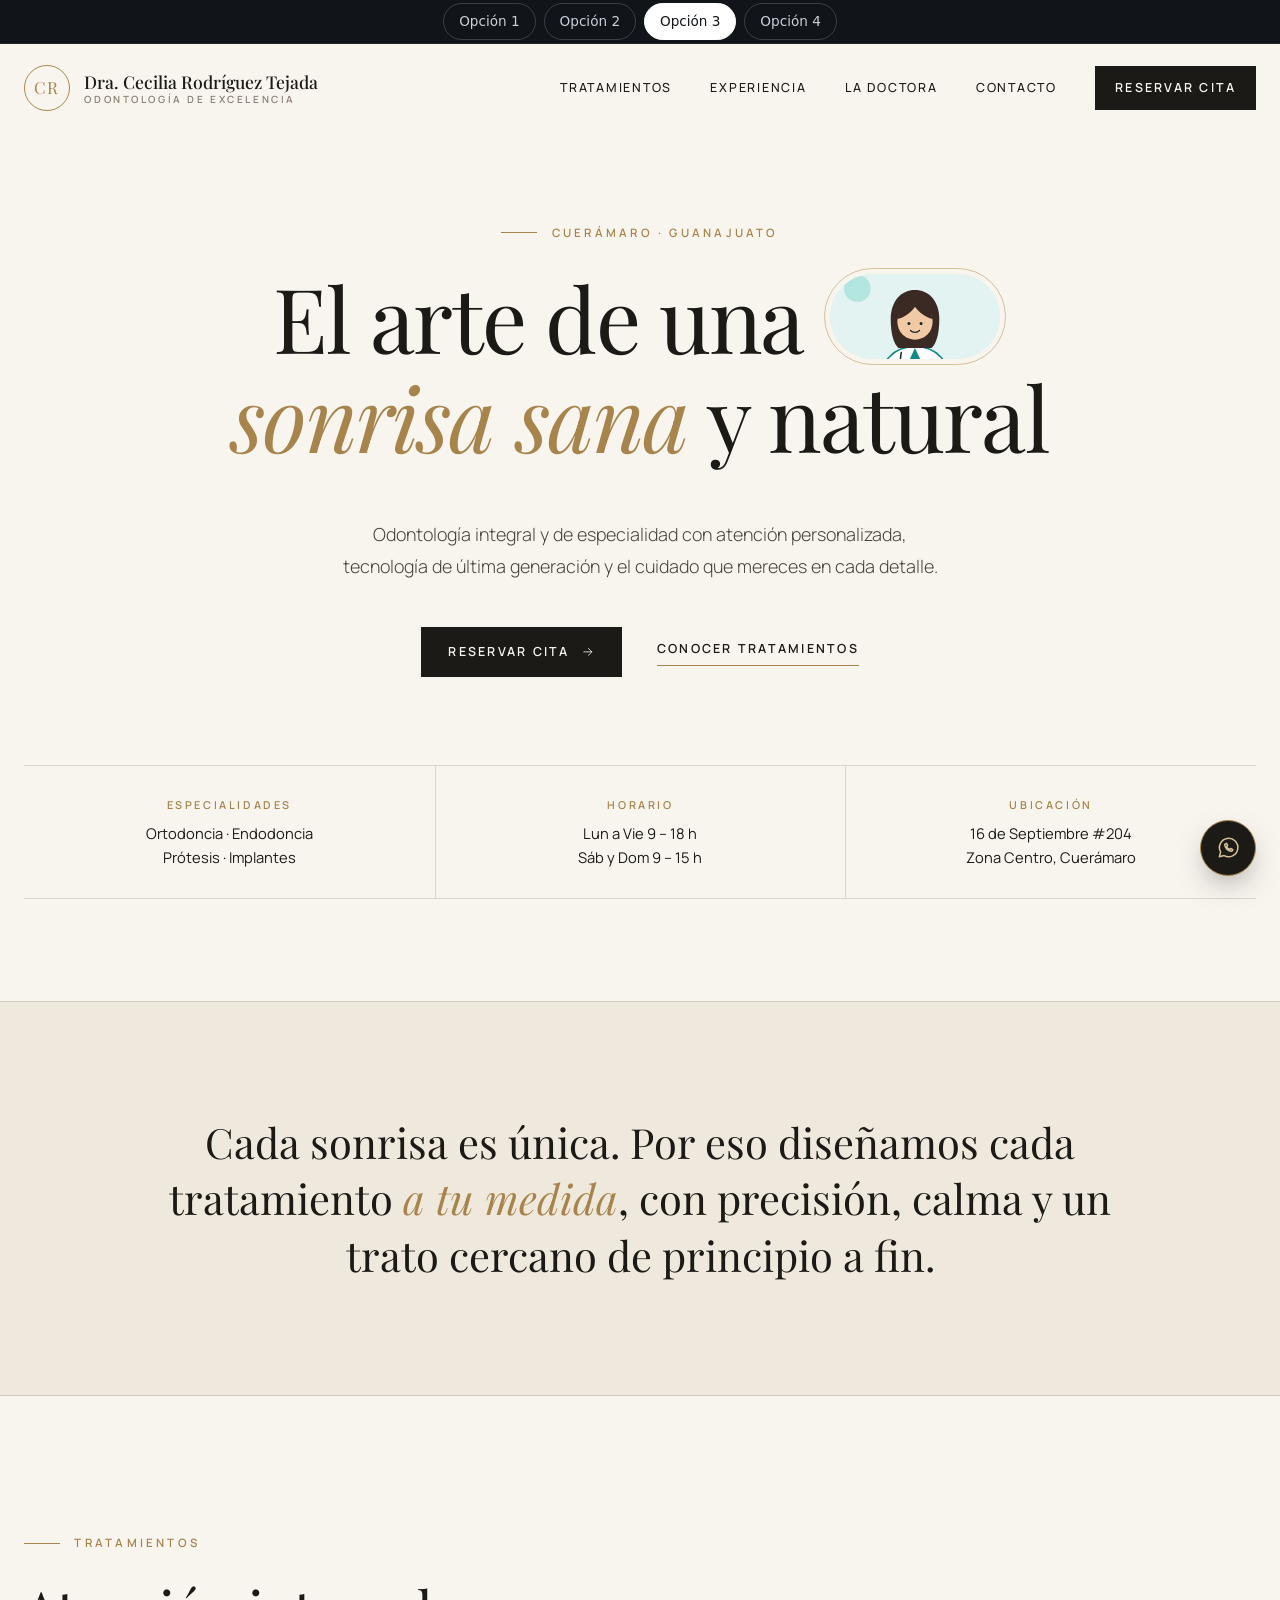
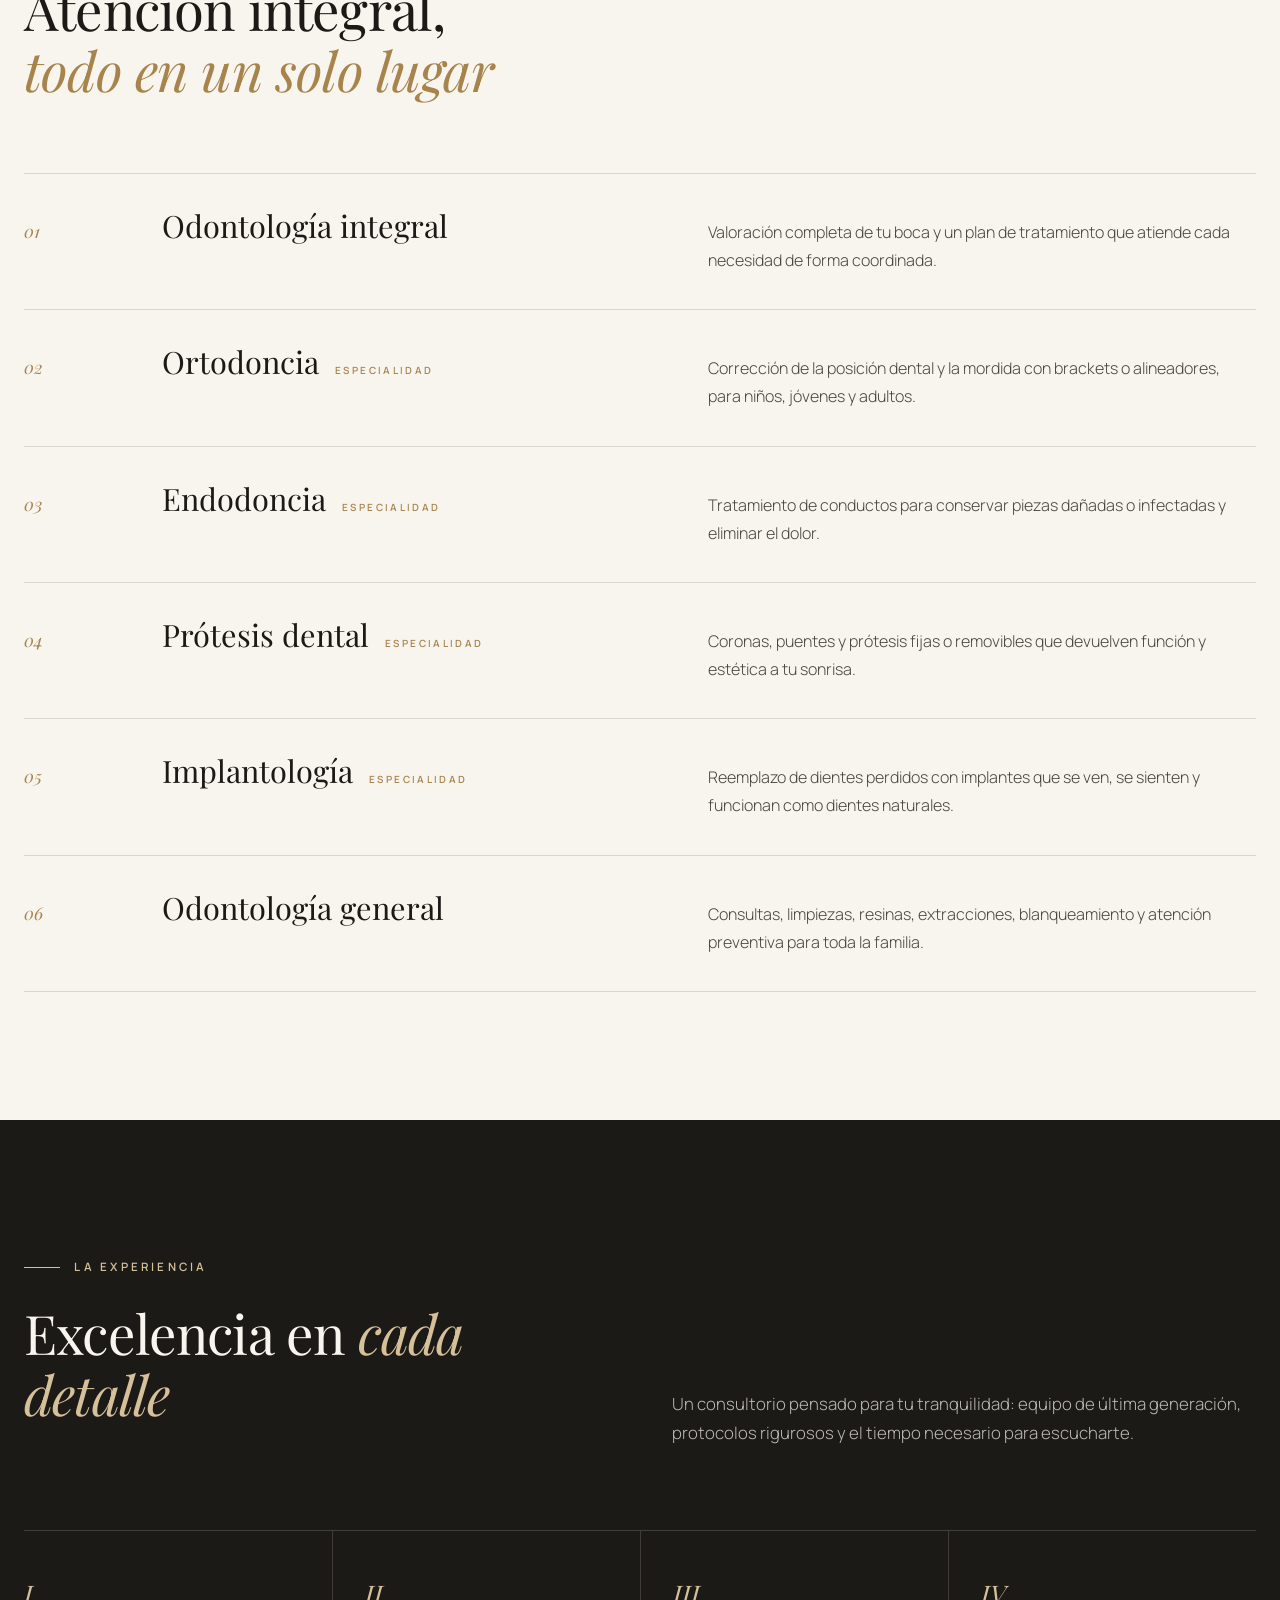
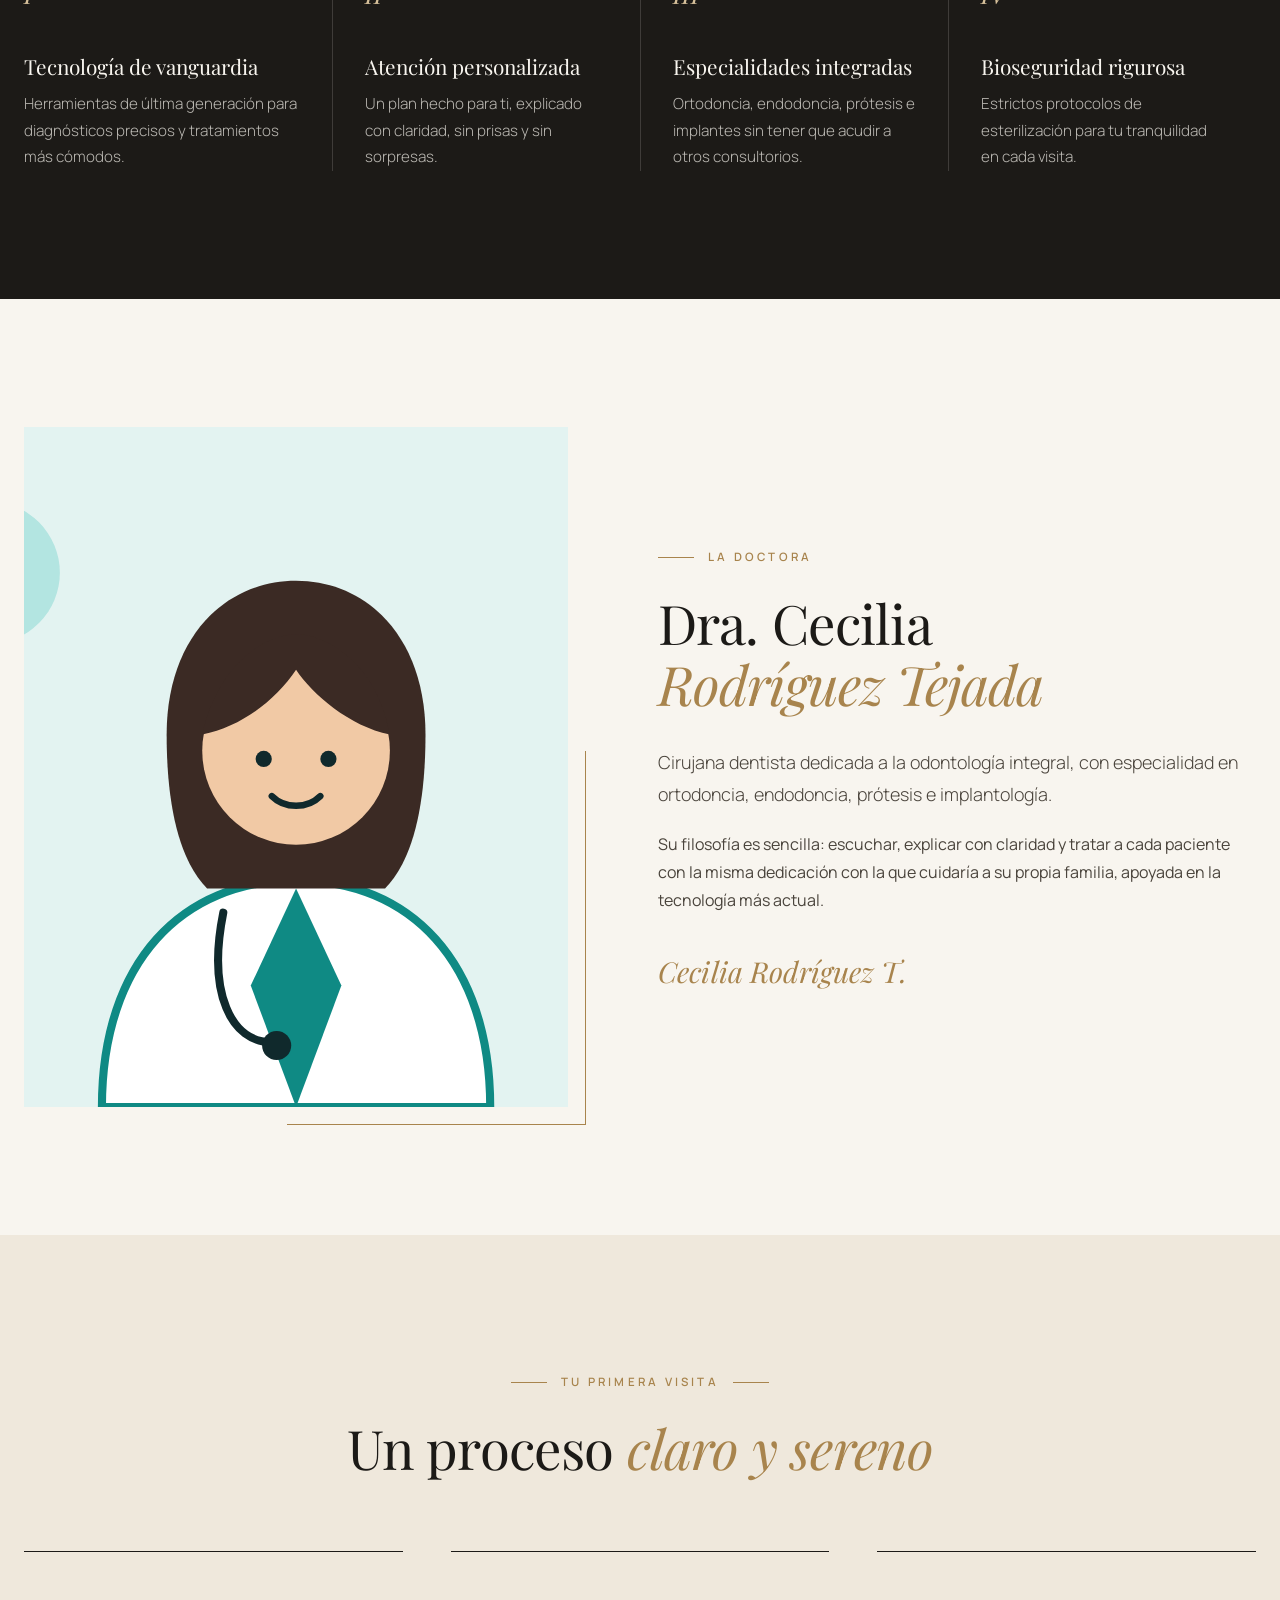
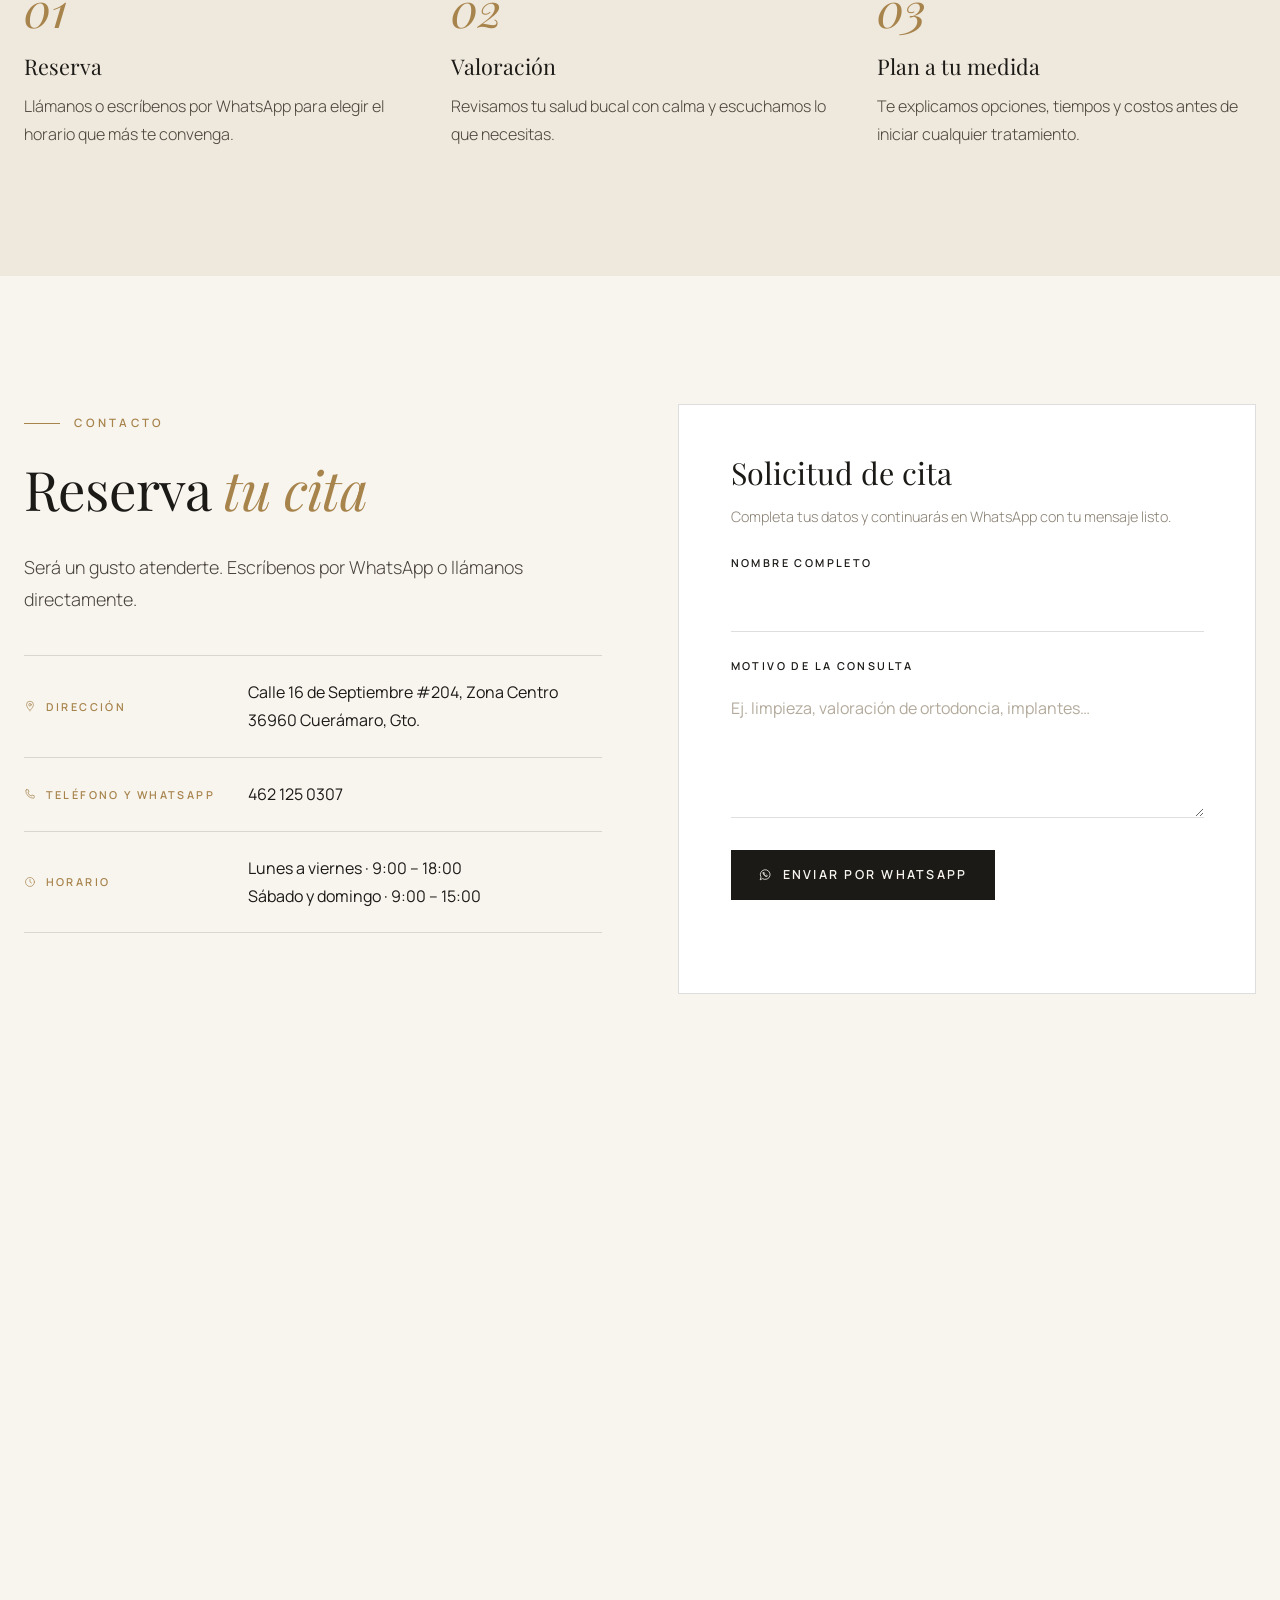
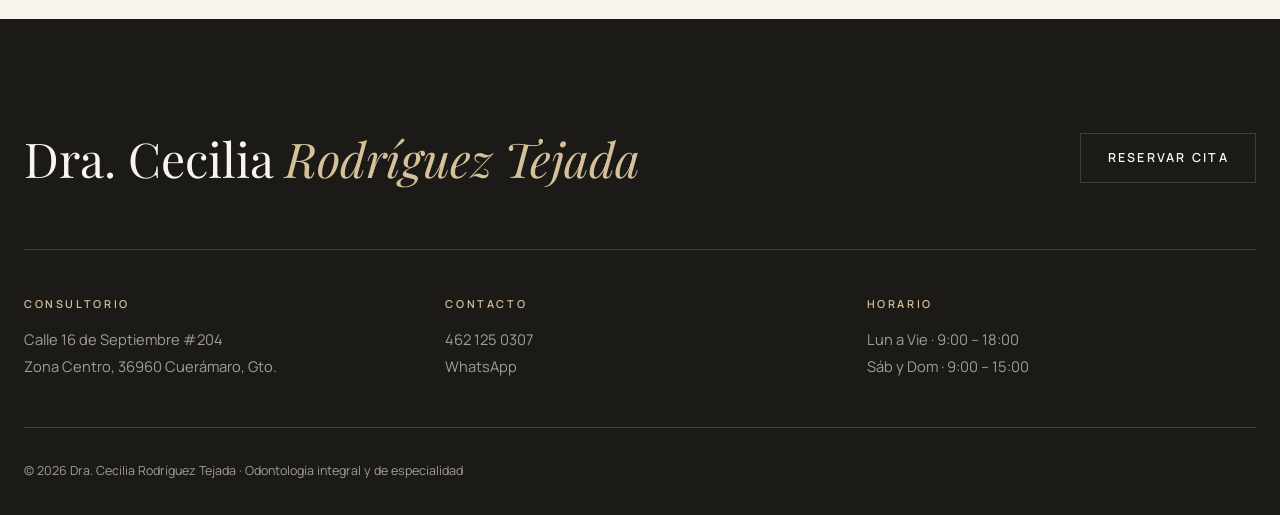
<file: DraCeciliaRodriguez/index3.html>
<!DOCTYPE html>
<html lang="es">
<head>
  <meta charset="UTF-8">
  <meta name="viewport" content="width=device-width, initial-scale=1.0, viewport-fit=cover">
  <title>Dra. Cecilia Rodríguez Tejada | Odontología de Excelencia en Cuerámaro</title>
  <meta name="description" content="Consultorio dental de la Dra. Cecilia Rodríguez Tejada en Cuerámaro, Gto.: odontología integral, ortodoncia, endodoncia, prótesis e implantología con tecnología de última generación.">
  <meta name="theme-color" content="#1c1a17">
  <link rel="preconnect" href="https://fonts.googleapis.com">
  <link rel="preconnect" href="https://fonts.gstatic.com" crossorigin>
  <link href="https://fonts.googleapis.com/css2?family=Playfair+Display:ital,wght@0,400;0,500;0,600;1,400;1,500&family=Manrope:wght@300;400;500;600&display=swap" rel="stylesheet">
  <link rel="stylesheet" href="css/styles3.css">
  <link rel="stylesheet" href="css/switcher.css">
  <link rel="icon" href="img/favicon.svg" type="image/svg+xml">
</head>
<body>

  <!-- Menú para cambiar de versión -->
  <nav class="switcher" aria-label="Versiones de la página">
    <a href="index.html">Opción 1</a>
    <a href="index2.html">Opción 2</a>
    <a href="index3.html" aria-current="page">Opción 3</a>
    <a href="index4.html">Opción 4</a>
  </nav>

  <!-- Íconos reutilizables -->
  <svg width="0" height="0" style="position:absolute" aria-hidden="true">
    <defs>
      <symbol id="i-pin" viewBox="0 0 24 24"><path d="M12 21s-7-6.2-7-11.5A7 7 0 0 1 19 9.5C19 14.8 12 21 12 21z"/><circle cx="12" cy="9.5" r="2.5"/></symbol>
      <symbol id="i-phone" viewBox="0 0 24 24"><path d="M5 3.5h3.5l1.5 4.5-2.2 1.3a11 11 0 0 0 6.9 6.9L16 14l4.5 1.5V19a1.5 1.5 0 0 1-1.5 1.5A15.5 15.5 0 0 1 3.5 5 1.5 1.5 0 0 1 5 3.5z"/></symbol>
      <symbol id="i-clock" viewBox="0 0 24 24"><circle cx="12" cy="12" r="9"/><path d="M12 7v5l3 2"/></symbol>
      <symbol id="i-arrow" viewBox="0 0 24 24"><path d="M5 12h14M13 6l6 6-6 6"/></symbol>
      <symbol id="i-whatsapp" viewBox="0 0 24 24"><path d="M4 20l1.2-4.2A8.5 8.5 0 1 1 8.4 19z"/><path d="M9 8.5c0 3.5 3 6.5 6.5 6.5l1-1.5-2-1-1 1c-1.2-.5-2.3-1.6-2.8-2.8l1-1-1-2-1.5 1z"/></symbol>
    </defs>
  </svg>

  <!-- Encabezado -->
  <header class="header" id="header">
    <div class="container header__inner">
      <a href="#inicio" class="logo">
        <span class="logo__mono">CR</span>
        <span class="logo__text">
          <strong>Dra. Cecilia Rodríguez Tejada</strong>
          <small>Odontología de excelencia</small>
        </span>
      </a>
      <button class="nav-toggle" id="navToggle" aria-label="Abrir menú" aria-expanded="false">
        <span></span><span></span>
      </button>
      <nav class="nav" id="nav">
        <a href="#servicios">Tratamientos</a>
        <a href="#experiencia">Experiencia</a>
        <a href="#doctora">La doctora</a>
        <a href="#contacto">Contacto</a>
        <a href="#contacto" class="btn btn--small">Reservar cita</a>
      </nav>
    </div>
  </header>

  <main>
    <!-- Hero -->
    <section class="hero" id="inicio">
      <div class="container hero__inner">
        <p class="kicker">Cuerámaro · Guanajuato</p>
        <h1>
          El arte de una
          <!-- Reemplaza por una foto de la doctora, p. ej. img/doctora.jpg -->
          <span class="hero__pill"><img src="img/doctora.svg" alt="" width="560" height="420"></span>
          <em>sonrisa sana</em> y natural
        </h1>
        <p class="lead">Odontología integral y de especialidad con atención personalizada, tecnología de última generación y el cuidado que mereces en cada detalle.</p>
        <div class="hero__actions">
          <a href="#contacto" class="btn">Reservar cita <svg class="icon"><use href="#i-arrow"/></svg></a>
          <a href="#servicios" class="link-line">Conocer tratamientos</a>
        </div>
      </div>
      <div class="container">
        <dl class="hero__facts">
          <div><dt>Especialidades</dt><dd>Ortodoncia · Endodoncia<br>Prótesis · Implantes</dd></div>
          <div><dt>Horario</dt><dd>Lun a Vie 9 – 18 h<br>Sáb y Dom 9 – 15 h</dd></div>
          <div><dt>Ubicación</dt><dd>16 de Septiembre #204<br>Zona Centro, Cuerámaro</dd></div>
        </dl>
      </div>
    </section>

    <!-- Declaración -->
    <section class="statement">
      <div class="container">
        <p class="statement__text">Cada sonrisa es única. Por eso diseñamos cada tratamiento <em>a tu medida</em>, con precisión, calma y un trato cercano de principio a fin.</p>
      </div>
    </section>

    <!-- Tratamientos -->
    <section class="section" id="servicios">
      <div class="container">
        <div class="section__head">
          <p class="kicker">Tratamientos</p>
          <h2>Atención integral,<br><em>todo en un solo lugar</em></h2>
        </div>
        <ol class="services">
          <li class="service">
            <span class="service__num">01</span>
            <h3>Odontología integral</h3>
            <p>Valoración completa de tu boca y un plan de tratamiento que atiende cada necesidad de forma coordinada.</p>
          </li>
          <li class="service">
            <span class="service__num">02</span>
            <h3>Ortodoncia <small>Especialidad</small></h3>
            <p>Corrección de la posición dental y la mordida con brackets o alineadores, para niños, jóvenes y adultos.</p>
          </li>
          <li class="service">
            <span class="service__num">03</span>
            <h3>Endodoncia <small>Especialidad</small></h3>
            <p>Tratamiento de conductos para conservar piezas dañadas o infectadas y eliminar el dolor.</p>
          </li>
          <li class="service">
            <span class="service__num">04</span>
            <h3>Prótesis dental <small>Especialidad</small></h3>
            <p>Coronas, puentes y prótesis fijas o removibles que devuelven función y estética a tu sonrisa.</p>
          </li>
          <li class="service">
            <span class="service__num">05</span>
            <h3>Implantología <small>Especialidad</small></h3>
            <p>Reemplazo de dientes perdidos con implantes que se ven, se sienten y funcionan como dientes naturales.</p>
          </li>
          <li class="service">
            <span class="service__num">06</span>
            <h3>Odontología general</h3>
            <p>Consultas, limpiezas, resinas, extracciones, blanqueamiento y atención preventiva para toda la familia.</p>
          </li>
        </ol>
      </div>
    </section>

    <!-- Experiencia -->
    <section class="section section--dark" id="experiencia">
      <div class="container">
        <div class="section__head section__head--split">
          <div>
            <p class="kicker">La experiencia</p>
            <h2>Excelencia en <em>cada detalle</em></h2>
          </div>
          <p>Un consultorio pensado para tu tranquilidad: equipo de última generación, protocolos rigurosos y el tiempo necesario para escucharte.</p>
        </div>
        <div class="pillars">
          <article class="pillar">
            <span class="pillar__num">I</span>
            <h3>Tecnología de vanguardia</h3>
            <p>Herramientas de última generación para diagnósticos precisos y tratamientos más cómodos.</p>
          </article>
          <article class="pillar">
            <span class="pillar__num">II</span>
            <h3>Atención personalizada</h3>
            <p>Un plan hecho para ti, explicado con claridad, sin prisas y sin sorpresas.</p>
          </article>
          <article class="pillar">
            <span class="pillar__num">III</span>
            <h3>Especialidades integradas</h3>
            <p>Ortodoncia, endodoncia, prótesis e implantes sin tener que acudir a otros consultorios.</p>
          </article>
          <article class="pillar">
            <span class="pillar__num">IV</span>
            <h3>Bioseguridad rigurosa</h3>
            <p>Estrictos protocolos de esterilización para tu tranquilidad en cada visita.</p>
          </article>
        </div>
      </div>
    </section>

    <!-- La doctora -->
    <section class="section" id="doctora">
      <div class="container doctor">
        <div class="doctor__media">
          <!-- Reemplaza por una foto de la doctora, p. ej. img/doctora.jpg -->
          <img src="img/doctora.svg" alt="Dra. Cecilia Rodríguez Tejada" width="560" height="420">
        </div>
        <div class="doctor__text">
          <p class="kicker">La doctora</p>
          <h2>Dra. Cecilia<br><em>Rodríguez Tejada</em></h2>
          <p class="lead">Cirujana dentista dedicada a la odontología integral, con especialidad en ortodoncia, endodoncia, prótesis e implantología.</p>
          <p>Su filosofía es sencilla: escuchar, explicar con claridad y tratar a cada paciente con la misma dedicación con la que cuidaría a su propia familia, apoyada en la tecnología más actual.</p>
          <p class="signature">Cecilia Rodríguez T.</p>
        </div>
      </div>
    </section>

    <!-- Primera visita -->
    <section class="section section--sand" id="visita">
      <div class="container">
        <div class="section__head section__head--center">
          <p class="kicker">Tu primera visita</p>
          <h2>Un proceso <em>claro y sereno</em></h2>
        </div>
        <ol class="steps">
          <li><span>01</span><h3>Reserva</h3><p>Llámanos o escríbenos por WhatsApp para elegir el horario que más te convenga.</p></li>
          <li><span>02</span><h3>Valoración</h3><p>Revisamos tu salud bucal con calma y escuchamos lo que necesitas.</p></li>
          <li><span>03</span><h3>Plan a tu medida</h3><p>Te explicamos opciones, tiempos y costos antes de iniciar cualquier tratamiento.</p></li>
        </ol>
      </div>
    </section>

    <!-- Contacto -->
    <section class="section" id="contacto">
      <div class="container contact">
        <div class="contact__info">
          <p class="kicker">Contacto</p>
          <h2>Reserva <em>tu cita</em></h2>
          <p class="lead">Será un gusto atenderte. Escríbenos por WhatsApp o llámanos directamente.</p>
          <dl class="contact__list">
            <div>
              <dt><svg class="icon"><use href="#i-pin"/></svg> Dirección</dt>
              <dd><a href="https://maps.google.com/?cid=9035574526727270491" target="_blank" rel="noopener">Calle 16 de Septiembre #204, Zona Centro<br>36960 Cuerámaro, Gto.</a></dd>
            </div>
            <div>
              <dt><svg class="icon"><use href="#i-phone"/></svg> Teléfono y WhatsApp</dt>
              <dd><a href="tel:+524621250307">462 125 0307</a></dd>
            </div>
            <div>
              <dt><svg class="icon"><use href="#i-clock"/></svg> Horario</dt>
              <dd>Lunes a viernes · 9:00 – 18:00<br>Sábado y domingo · 9:00 – 15:00</dd>
            </div>
          </dl>
        </div>
        <!-- El formulario abre WhatsApp con el mensaje ya redactado (no requiere servidor) -->
        <form class="form" id="contactForm" novalidate>
          <h3>Solicitud de cita</h3>
          <p class="form__note">Completa tus datos y continuarás en WhatsApp con tu mensaje listo.</p>
          <label>Nombre completo
            <input type="text" name="nombre" required>
          </label>
          <label>Motivo de la consulta
            <textarea name="mensaje" rows="4" required placeholder="Ej. limpieza, valoración de ortodoncia, implantes…"></textarea>
          </label>
          <button type="submit" class="btn"><svg class="icon"><use href="#i-whatsapp"/></svg> Enviar por WhatsApp</button>
          <p class="form__status" id="formStatus" role="status"></p>
        </form>
      </div>
      <div class="container">
        <div class="map">
          <iframe title="Ubicación del consultorio" loading="lazy" referrerpolicy="no-referrer-when-downgrade"
            src="https://maps.google.com/maps?q=20.6257569,-101.6734049&z=17&output=embed"></iframe>
        </div>
      </div>
    </section>
  </main>

  <!-- Pie de página -->
  <footer class="footer">
    <div class="container">
      <div class="footer__top">
        <p class="footer__brand">Dra. Cecilia <em>Rodríguez Tejada</em></p>
        <a href="#contacto" class="btn btn--light">Reservar cita</a>
      </div>
      <div class="footer__grid">
        <div>
          <h4>Consultorio</h4>
          <p>Calle 16 de Septiembre #204<br>Zona Centro, 36960 Cuerámaro, Gto.</p>
        </div>
        <div>
          <h4>Contacto</h4>
          <p><a href="tel:+524621250307">462 125 0307</a><br><a href="https://wa.me/524621250307" target="_blank" rel="noopener">WhatsApp</a></p>
        </div>
        <div>
          <h4>Horario</h4>
          <p>Lun a Vie · 9:00 – 18:00<br>Sáb y Dom · 9:00 – 15:00</p>
        </div>
      </div>
      <p class="footer__legal">&copy; <span id="year"></span> Dra. Cecilia Rodríguez Tejada · Odontología integral y de especialidad</p>
    </div>
  </footer>

  <!-- Botón flotante de WhatsApp -->
  <a class="wa-float" href="https://wa.me/524621250307" target="_blank" rel="noopener" aria-label="Escríbenos por WhatsApp">
    <svg class="icon"><use href="#i-whatsapp"/></svg>
  </a>

  <script src="js/main3.js"></script>
</body>
</html>
</file>
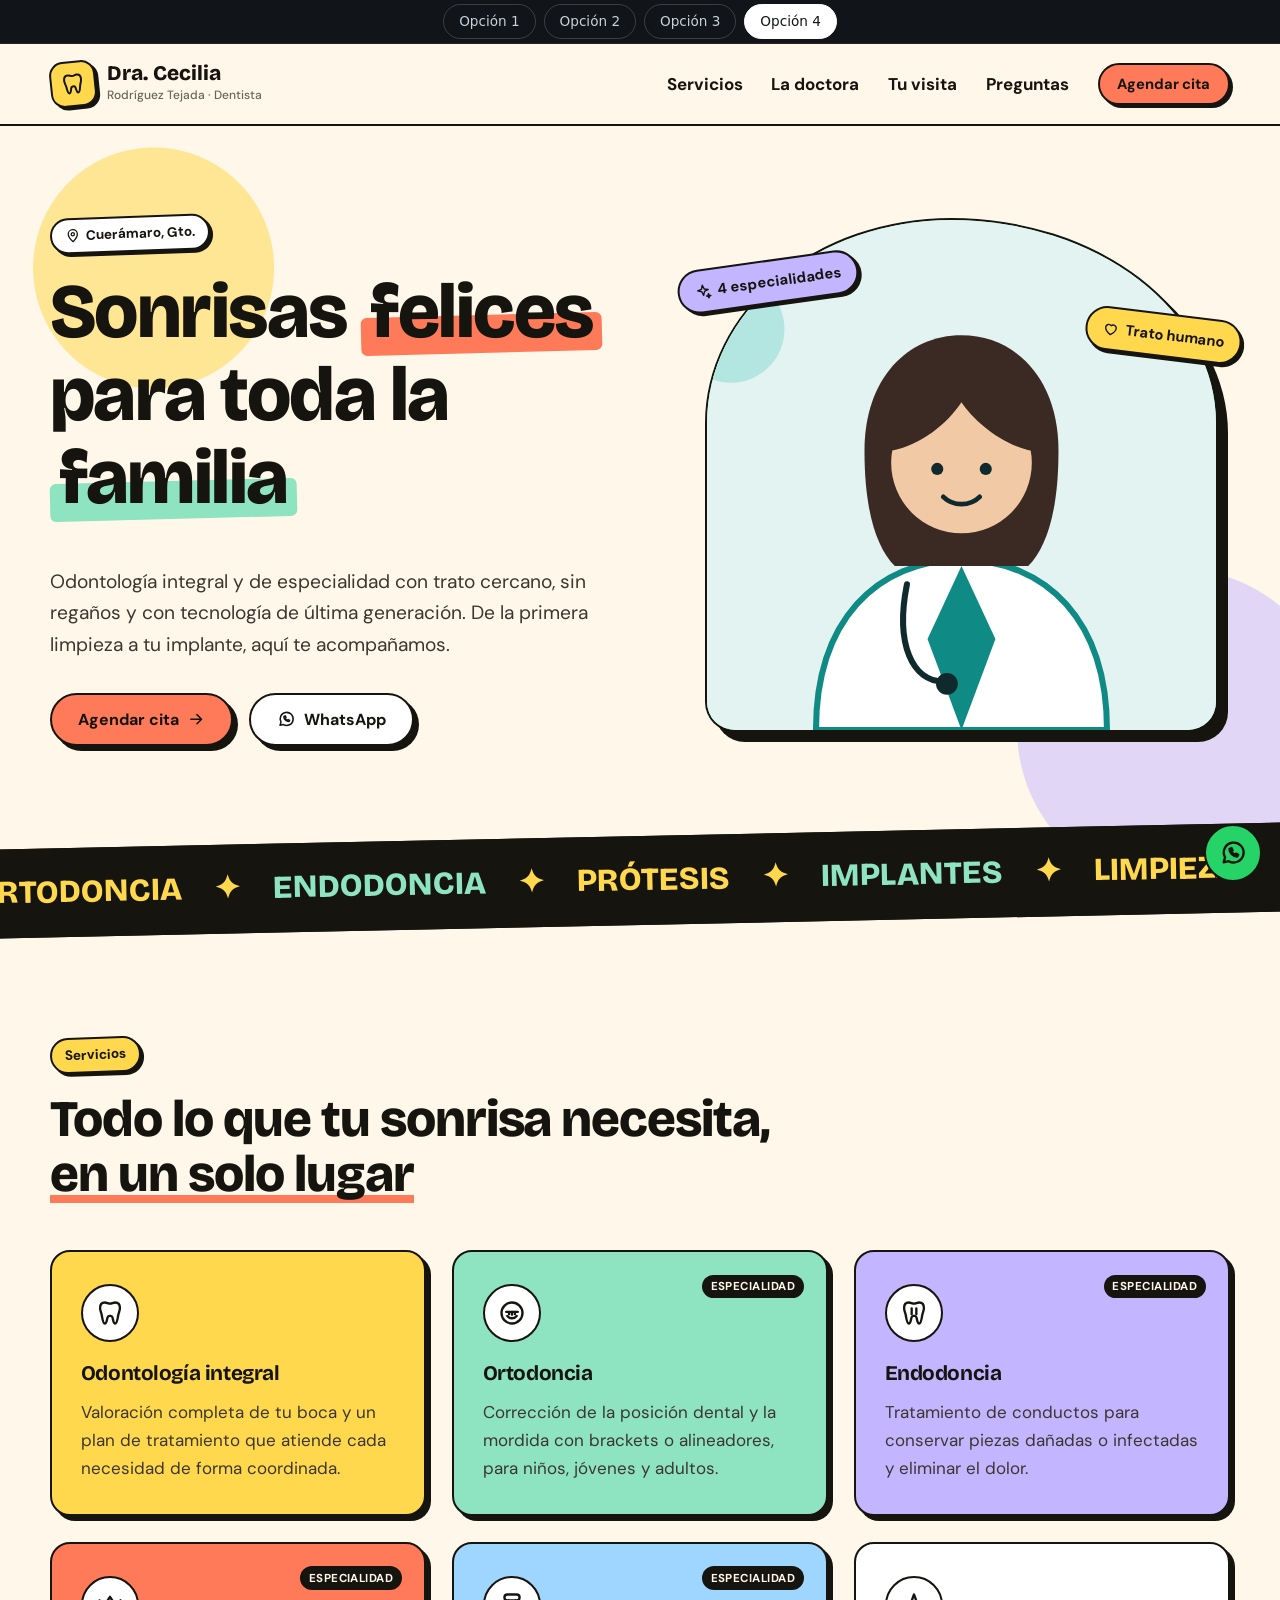
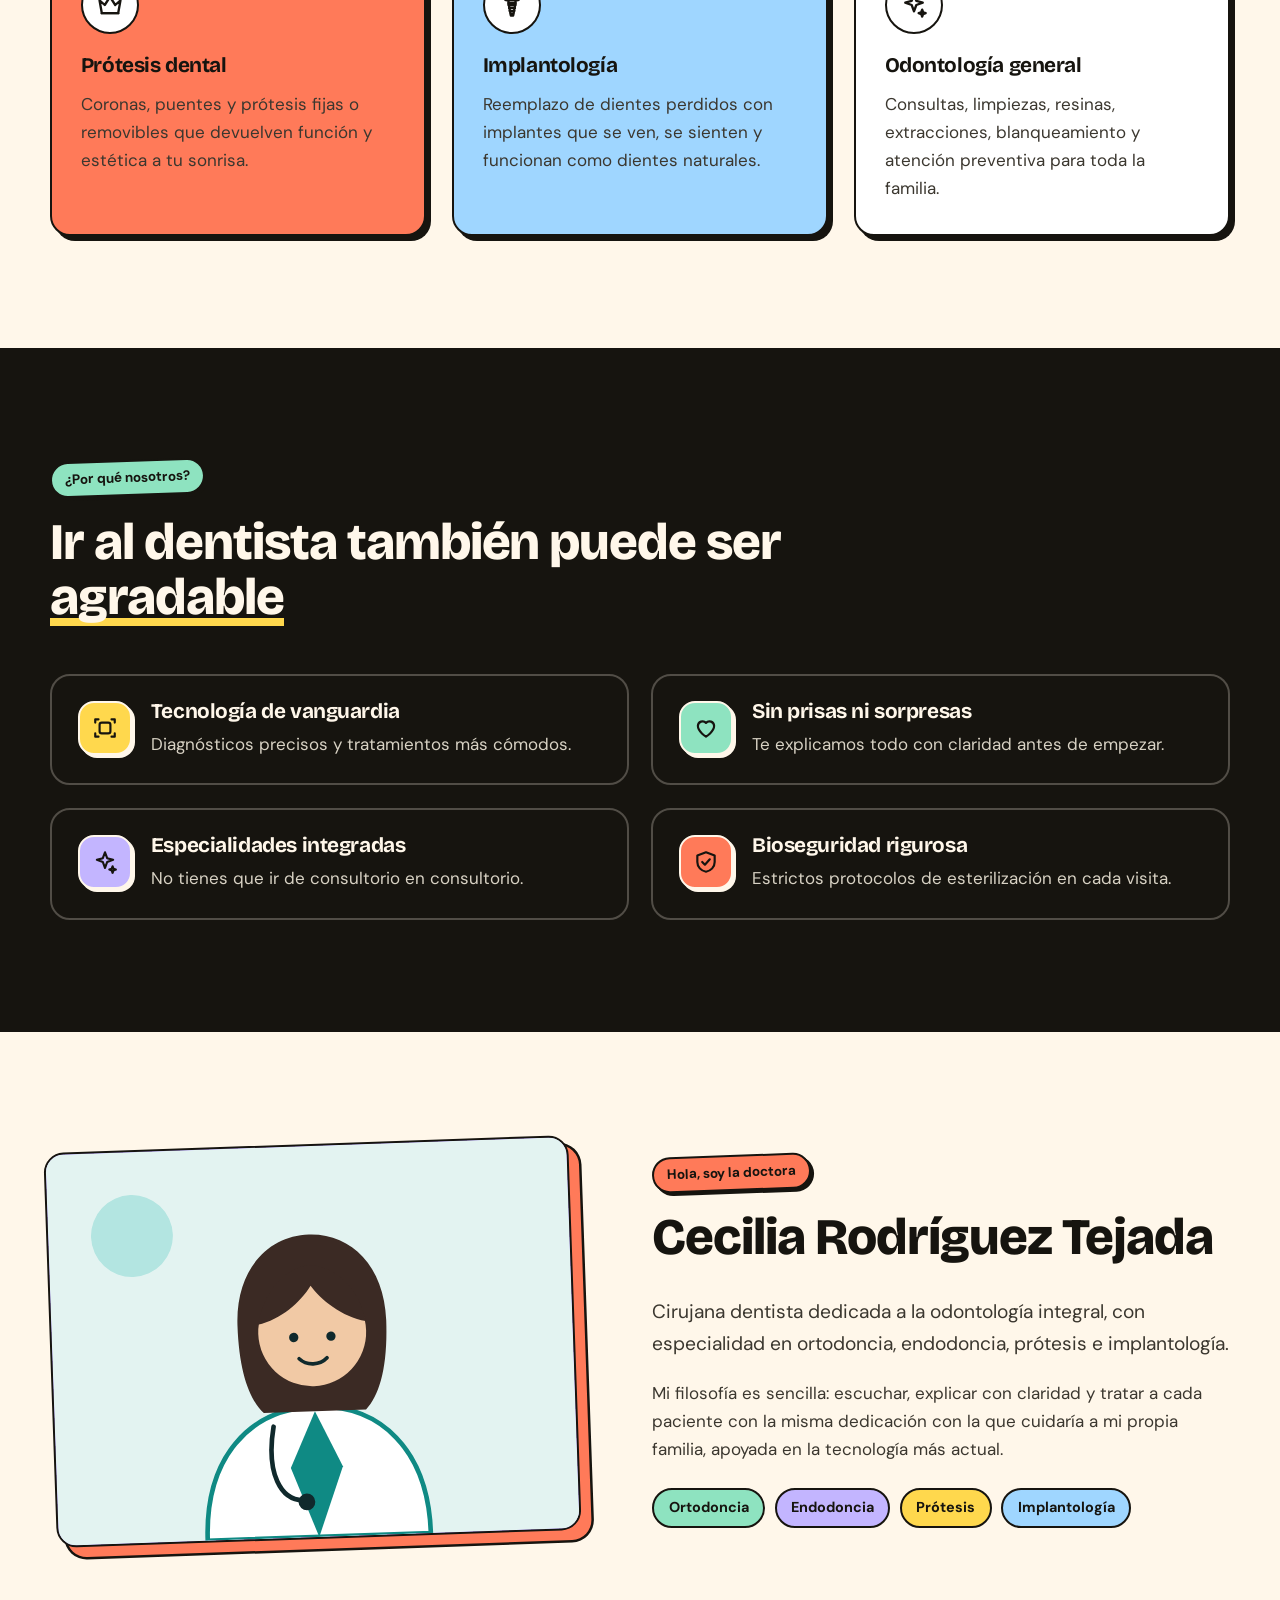
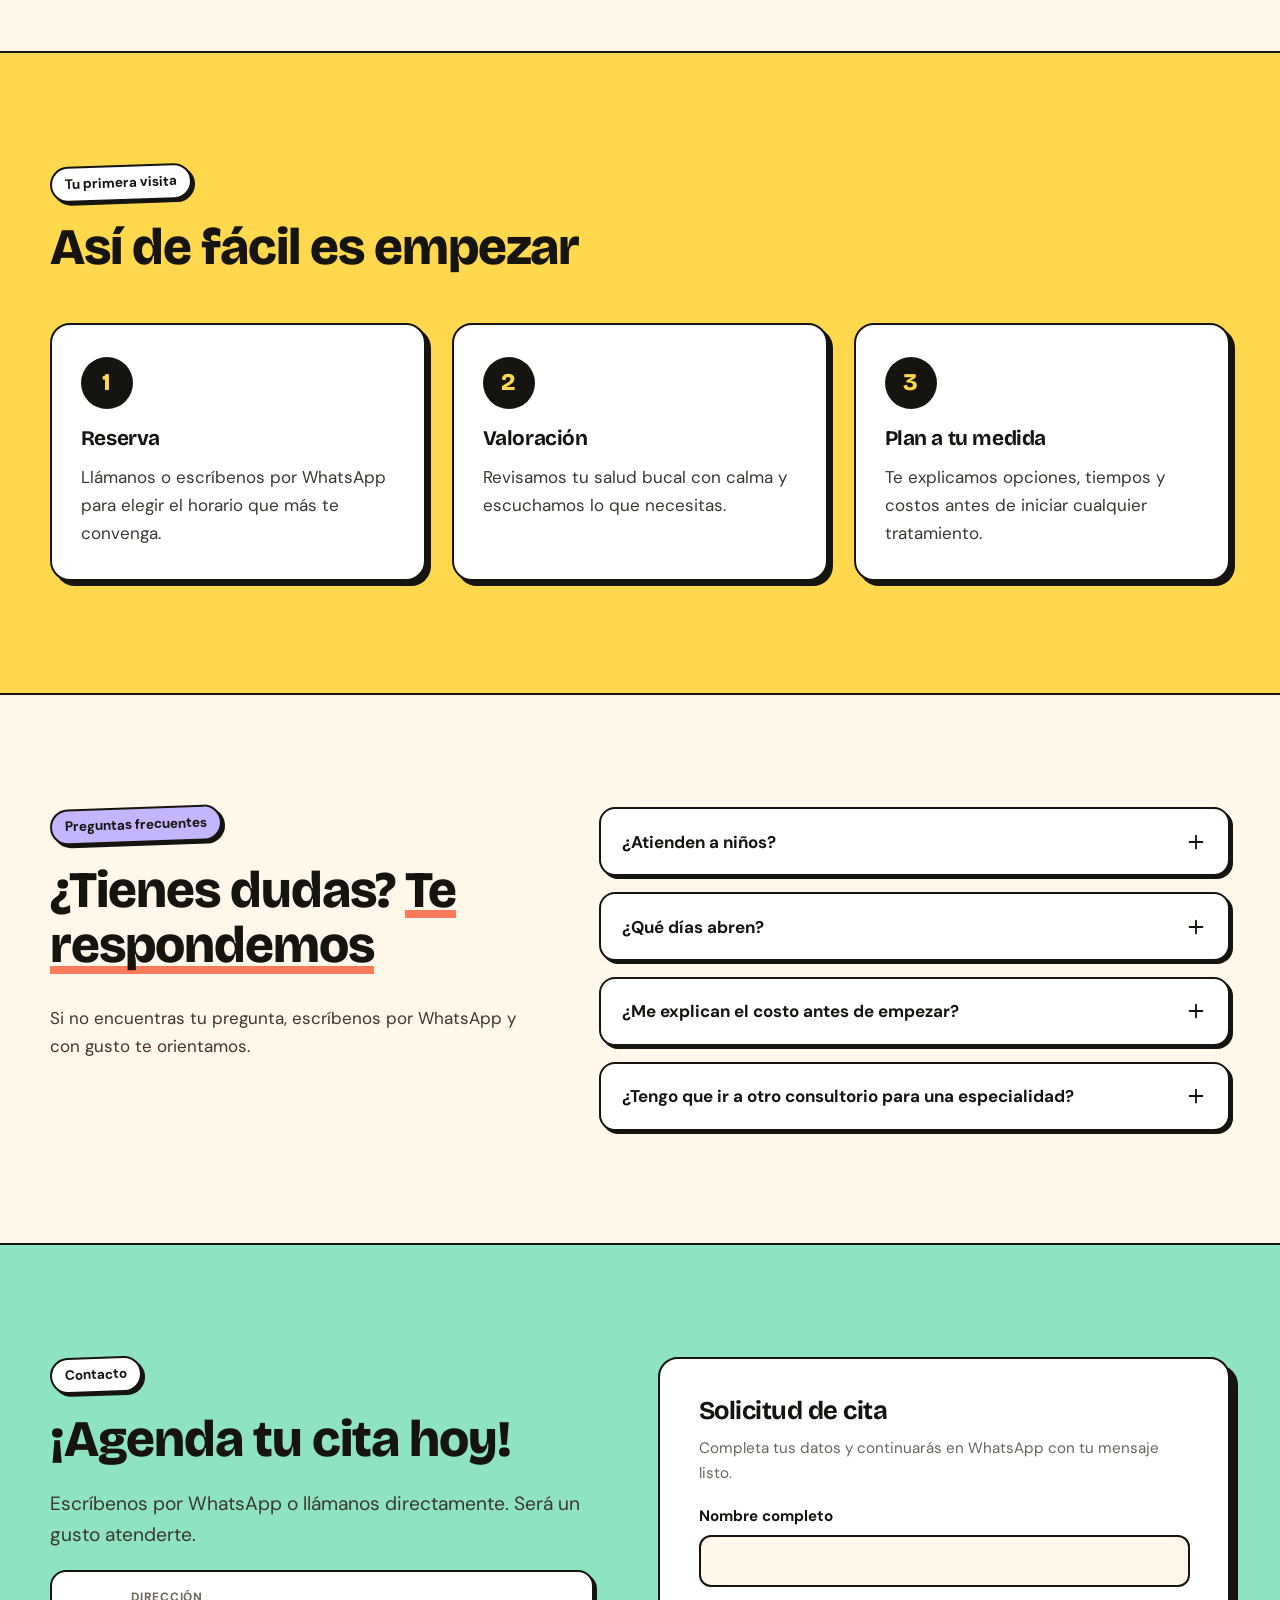
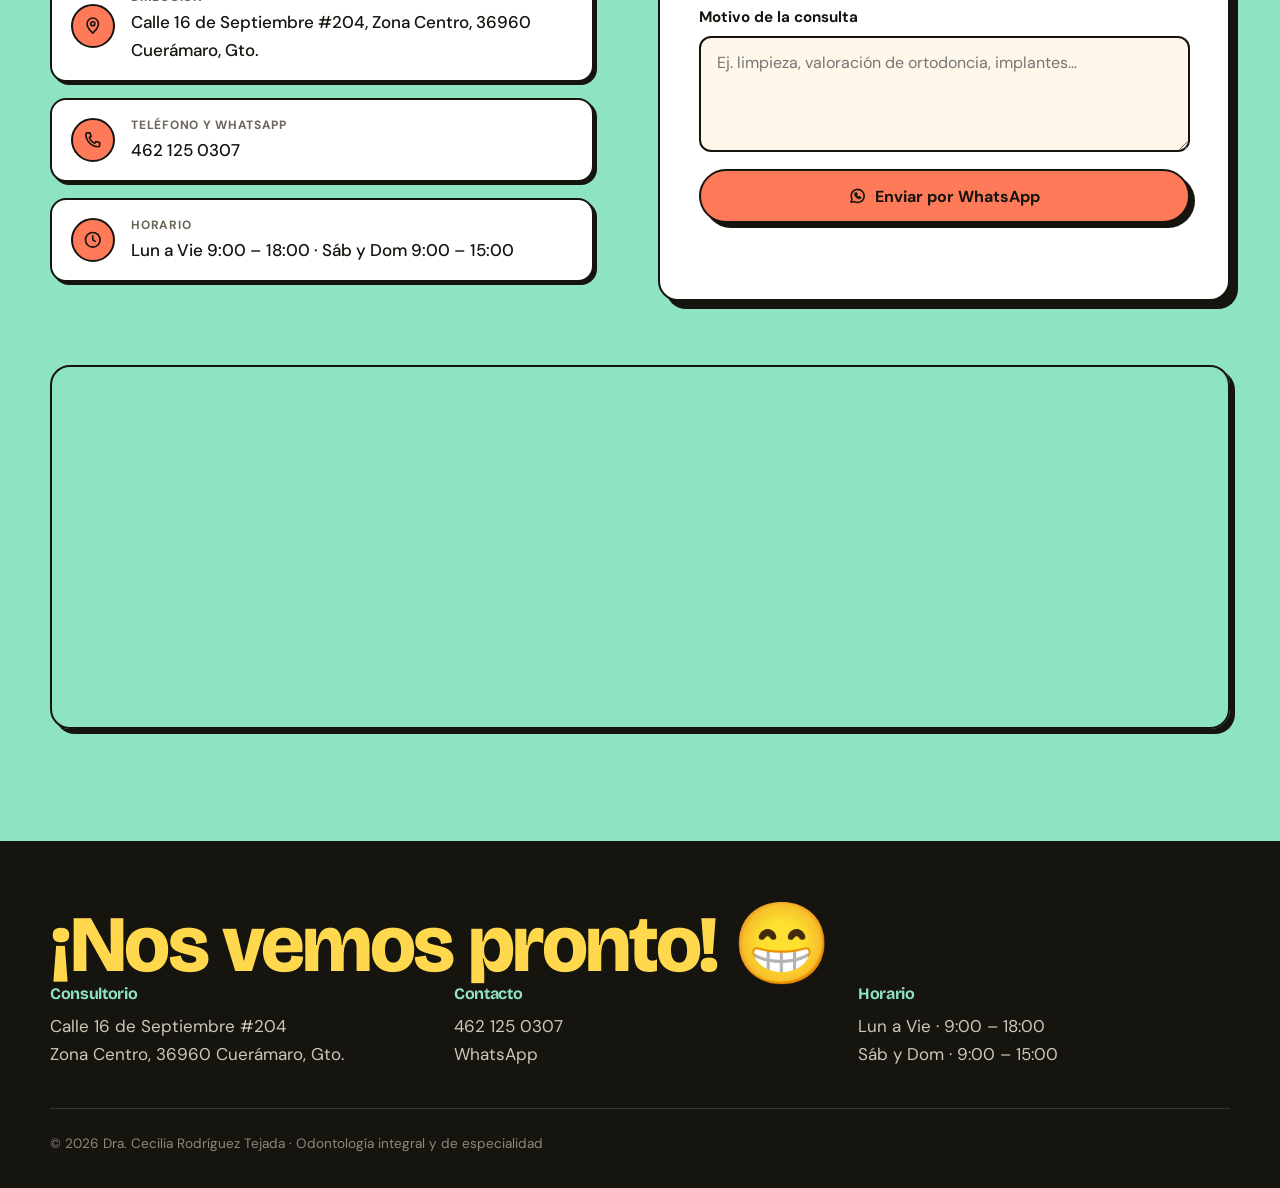
<file: DraCeciliaRodriguez/index4.html>
<!DOCTYPE html>
<html lang="es">
<head>
  <meta charset="UTF-8">
  <meta name="viewport" content="width=device-width, initial-scale=1.0, viewport-fit=cover">
  <title>Dra. Cecilia Rodríguez Tejada | Dentista familiar en Cuerámaro</title>
  <meta name="description" content="Consultorio dental de la Dra. Cecilia Rodríguez Tejada en Cuerámaro, Gto.: odontología integral, ortodoncia, endodoncia, prótesis e implantología para toda la familia.">
  <meta name="theme-color" content="#ffd84d">
  <link rel="preconnect" href="https://fonts.googleapis.com">
  <link rel="preconnect" href="https://fonts.gstatic.com" crossorigin>
  <link href="https://fonts.googleapis.com/css2?family=Bricolage+Grotesque:opsz,wght@12..96,500;12..96,700;12..96,800&family=DM+Sans:wght@400;500;700&display=swap" rel="stylesheet">
  <link rel="stylesheet" href="css/styles4.css">
  <link rel="stylesheet" href="css/switcher.css">
  <link rel="icon" href="img/favicon.svg" type="image/svg+xml">
</head>
<body>

  <!-- Menú para cambiar de versión -->
  <nav class="switcher" aria-label="Versiones de la página">
    <a href="index.html">Opción 1</a>
    <a href="index2.html">Opción 2</a>
    <a href="index3.html">Opción 3</a>
    <a href="index4.html" aria-current="page">Opción 4</a>
  </nav>

  <!-- Íconos reutilizables -->
  <svg width="0" height="0" style="position:absolute" aria-hidden="true">
    <defs>
      <symbol id="i-tooth" viewBox="0 0 24 24"><path d="M7.5 3C4.9 3 3.5 5 3.5 7.8c0 2.4 1 3.8 1.5 6.3.5 2.6.9 6.9 2.5 6.9s1.8-3 2.3-5c.3-1.3.9-1.6 1.7-1.6h1c.8 0 1.4.3 1.7 1.6.5 2 .7 5 2.3 5s2-4.3 2.5-6.9c.5-2.5 1.5-3.9 1.5-6.3C20.5 5 19.1 3 16.5 3c-1.9 0-2.8 1-4.5 1S9.4 3 7.5 3z"/></symbol>
      <symbol id="i-smile" viewBox="0 0 24 24"><circle cx="12" cy="12" r="9"/><path d="M8 14.5c1 1.3 2.4 2 4 2s3-.7 4-2"/><path d="M7 11h10"/><path d="M9.5 11v2M12 11v2.5M14.5 11v2"/></symbol>
      <symbol id="i-root" viewBox="0 0 24 24"><path d="M7.5 3C4.9 3 3.5 5 3.5 7.8c0 2.4 1 3.8 1.5 6.3.5 2.6.9 6.9 2.5 6.9s1.8-3 2.3-5c.3-1.3.9-1.6 1.7-1.6h1c.8 0 1.4.3 1.7 1.6.5 2 .7 5 2.3 5s2-4.3 2.5-6.9c.5-2.5 1.5-3.9 1.5-6.3C20.5 5 19.1 3 16.5 3c-1.9 0-2.8 1-4.5 1S9.4 3 7.5 3z"/><path d="M10 8v5M14 8v5"/></symbol>
      <symbol id="i-crown" viewBox="0 0 24 24"><path d="M3 8l4.5 4L12 5l4.5 7L21 8l-2 11H5z"/><path d="M5 19h14"/></symbol>
      <symbol id="i-implant" viewBox="0 0 24 24"><path d="M8 3h8c1.5 0 2.5 1 2.5 2.5S17.5 8 16 8H8C6.5 8 5.5 7 5.5 5.5S6.5 3 8 3z"/><path d="M9 8v2.5h6V8"/><path d="M9 12h6M9.5 14.5h5M10 17h4M11 19.5h2"/><path d="M9 10.5L11 21h2l2-10.5"/></symbol>
      <symbol id="i-sparkle" viewBox="0 0 24 24"><path d="M12 3l2 5.5L19.5 10 14 12l-2 5.5L10 12 4.5 10 10 8.5z"/><path d="M19 16l.8 2.2L22 19l-2.2.8L19 22l-.8-2.2L16 19l2.2-.8z"/></symbol>
      <symbol id="i-scan" viewBox="0 0 24 24"><path d="M3 7V4h3M18 4h3v3M21 17v3h-3M6 20H3v-3"/><rect x="7" y="7" width="10" height="10" rx="2"/></symbol>
      <symbol id="i-shield" viewBox="0 0 24 24"><path d="M12 3l8 3v6c0 4.5-3.4 8.2-8 9-4.6-.8-8-4.5-8-9V6z"/><path d="M8.5 12l2.5 2.5 4.5-5"/></symbol>
      <symbol id="i-clock" viewBox="0 0 24 24"><circle cx="12" cy="12" r="9"/><path d="M12 7v5l3 2"/></symbol>
      <symbol id="i-heart" viewBox="0 0 24 24"><path d="M12 20s-7.5-4.6-7.5-10A4.3 4.3 0 0 1 12 7.3 4.3 4.3 0 0 1 19.5 10c0 5.4-7.5 10-7.5 10z"/></symbol>
      <symbol id="i-pin" viewBox="0 0 24 24"><path d="M12 21s-7-6.2-7-11.5A7 7 0 0 1 19 9.5C19 14.8 12 21 12 21z"/><circle cx="12" cy="9.5" r="2.5"/></symbol>
      <symbol id="i-phone" viewBox="0 0 24 24"><path d="M5 3.5h3.5l1.5 4.5-2.2 1.3a11 11 0 0 0 6.9 6.9L16 14l4.5 1.5V19a1.5 1.5 0 0 1-1.5 1.5A15.5 15.5 0 0 1 3.5 5 1.5 1.5 0 0 1 5 3.5z"/></symbol>
      <symbol id="i-arrow" viewBox="0 0 24 24"><path d="M5 12h14M13 6l6 6-6 6"/></symbol>
      <symbol id="i-plus" viewBox="0 0 24 24"><path d="M12 5v14M5 12h14"/></symbol>
      <symbol id="i-whatsapp" viewBox="0 0 24 24"><path d="M4 20l1.2-4.2A8.5 8.5 0 1 1 8.4 19z"/><path d="M9 8.5c0 3.5 3 6.5 6.5 6.5l1-1.5-2-1-1 1c-1.2-.5-2.3-1.6-2.8-2.8l1-1-1-2-1.5 1z"/></symbol>
    </defs>
  </svg>

  <!-- Encabezado -->
  <header class="header" id="header">
    <div class="container header__inner">
      <a href="#inicio" class="logo">
        <span class="logo__mark"><svg class="icon"><use href="#i-tooth"/></svg></span>
        <span class="logo__text">
          <strong>Dra. Cecilia</strong>
          <small>Rodríguez Tejada · Dentista</small>
        </span>
      </a>
      <button class="nav-toggle" id="navToggle" aria-label="Abrir menú" aria-expanded="false">
        <span></span><span></span><span></span>
      </button>
      <nav class="nav" id="nav">
        <a href="#servicios">Servicios</a>
        <a href="#doctora">La doctora</a>
        <a href="#visita">Tu visita</a>
        <a href="#preguntas">Preguntas</a>
        <a href="#contacto" class="btn btn--small">Agendar cita</a>
      </nav>
    </div>
  </header>

  <main>
    <!-- Hero -->
    <section class="hero" id="inicio">
      <div class="container hero__inner">
        <div class="hero__text">
          <p class="chip"><svg class="icon"><use href="#i-pin"/></svg> Cuerámaro, Gto.</p>
          <h1>Sonrisas <mark class="hl hl--coral">felices</mark> para toda la <mark class="hl hl--mint">familia</mark></h1>
          <p class="lead">Odontología integral y de especialidad con trato cercano, sin regaños y con tecnología de última generación. De la primera limpieza a tu implante, aquí te acompañamos.</p>
          <div class="hero__actions">
            <a href="#contacto" class="btn">Agendar cita <svg class="icon"><use href="#i-arrow"/></svg></a>
            <a href="https://wa.me/524621250307" class="btn btn--white" target="_blank" rel="noopener"><svg class="icon"><use href="#i-whatsapp"/></svg> WhatsApp</a>
          </div>
        </div>
        <div class="hero__media">
          <div class="hero__frame">
            <!-- Reemplaza por una foto de la doctora, p. ej. img/doctora.jpg -->
            <img src="img/doctora.svg" alt="Dra. Cecilia Rodríguez Tejada" width="560" height="420">
          </div>
          <ul class="stickers">
            <li class="sticker sticker--lilac"><svg class="icon"><use href="#i-sparkle"/></svg> 4 especialidades</li>
            <li class="sticker sticker--coral"><svg class="icon"><use href="#i-heart"/></svg> Trato humano</li>
          </ul>
        </div>
      </div>
    </section>

    <!-- Cinta de servicios -->
    <div class="marquee" aria-hidden="true">
      <div class="marquee__track">
        <span>Ortodoncia</span><span>✦</span><span>Endodoncia</span><span>✦</span><span>Prótesis</span><span>✦</span><span>Implantes</span><span>✦</span><span>Limpiezas</span><span>✦</span><span>Blanqueamiento</span><span>✦</span>
        <span>Ortodoncia</span><span>✦</span><span>Endodoncia</span><span>✦</span><span>Prótesis</span><span>✦</span><span>Implantes</span><span>✦</span><span>Limpiezas</span><span>✦</span><span>Blanqueamiento</span><span>✦</span>
      </div>
    </div>

    <!-- Servicios -->
    <section class="section" id="servicios">
      <div class="container">
        <div class="section__head">
          <p class="chip chip--yellow">Servicios</p>
          <h2>Todo lo que tu sonrisa necesita, <span class="underline">en un solo lugar</span></h2>
        </div>
        <div class="cards">
          <article class="card card--yellow">
            <div class="card__icon"><svg class="icon"><use href="#i-tooth"/></svg></div>
            <h3>Odontología integral</h3>
            <p>Valoración completa de tu boca y un plan de tratamiento que atiende cada necesidad de forma coordinada.</p>
          </article>
          <article class="card card--mint">
            <span class="tag">Especialidad</span>
            <div class="card__icon"><svg class="icon"><use href="#i-smile"/></svg></div>
            <h3>Ortodoncia</h3>
            <p>Corrección de la posición dental y la mordida con brackets o alineadores, para niños, jóvenes y adultos.</p>
          </article>
          <article class="card card--lilac">
            <span class="tag">Especialidad</span>
            <div class="card__icon"><svg class="icon"><use href="#i-root"/></svg></div>
            <h3>Endodoncia</h3>
            <p>Tratamiento de conductos para conservar piezas dañadas o infectadas y eliminar el dolor.</p>
          </article>
          <article class="card card--coral">
            <span class="tag">Especialidad</span>
            <div class="card__icon"><svg class="icon"><use href="#i-crown"/></svg></div>
            <h3>Prótesis dental</h3>
            <p>Coronas, puentes y prótesis fijas o removibles que devuelven función y estética a tu sonrisa.</p>
          </article>
          <article class="card card--sky">
            <span class="tag">Especialidad</span>
            <div class="card__icon"><svg class="icon"><use href="#i-implant"/></svg></div>
            <h3>Implantología</h3>
            <p>Reemplazo de dientes perdidos con implantes que se ven, se sienten y funcionan como dientes naturales.</p>
          </article>
          <article class="card card--white">
            <div class="card__icon"><svg class="icon"><use href="#i-sparkle"/></svg></div>
            <h3>Odontología general</h3>
            <p>Consultas, limpiezas, resinas, extracciones, blanqueamiento y atención preventiva para toda la familia.</p>
          </article>
        </div>
      </div>
    </section>

    <!-- Por qué elegirnos -->
    <section class="section section--ink">
      <div class="container">
        <div class="section__head">
          <p class="chip chip--mint">¿Por qué nosotros?</p>
          <h2>Ir al dentista también puede ser <span class="underline underline--yellow">agradable</span></h2>
        </div>
        <ul class="perks">
          <li class="perk"><span class="perk__icon perk__icon--yellow"><svg class="icon"><use href="#i-scan"/></svg></span><div><h3>Tecnología de vanguardia</h3><p>Diagnósticos precisos y tratamientos más cómodos.</p></div></li>
          <li class="perk"><span class="perk__icon perk__icon--mint"><svg class="icon"><use href="#i-heart"/></svg></span><div><h3>Sin prisas ni sorpresas</h3><p>Te explicamos todo con claridad antes de empezar.</p></div></li>
          <li class="perk"><span class="perk__icon perk__icon--lilac"><svg class="icon"><use href="#i-sparkle"/></svg></span><div><h3>Especialidades integradas</h3><p>No tienes que ir de consultorio en consultorio.</p></div></li>
          <li class="perk"><span class="perk__icon perk__icon--coral"><svg class="icon"><use href="#i-shield"/></svg></span><div><h3>Bioseguridad rigurosa</h3><p>Estrictos protocolos de esterilización en cada visita.</p></div></li>
        </ul>
      </div>
    </section>

    <!-- La doctora -->
    <section class="section" id="doctora">
      <div class="container doctor">
        <div class="doctor__media">
          <!-- Reemplaza por una foto de la doctora, p. ej. img/doctora.jpg -->
          <img src="img/doctora.svg" alt="Dra. Cecilia Rodríguez Tejada" width="560" height="420">
        </div>
        <div class="doctor__text">
          <p class="chip chip--coral">Hola, soy la doctora</p>
          <h2>Cecilia Rodríguez Tejada</h2>
          <p class="lead">Cirujana dentista dedicada a la odontología integral, con especialidad en ortodoncia, endodoncia, prótesis e implantología.</p>
          <p>Mi filosofía es sencilla: escuchar, explicar con claridad y tratar a cada paciente con la misma dedicación con la que cuidaría a mi propia familia, apoyada en la tecnología más actual.</p>
          <ul class="pills">
            <li>Ortodoncia</li><li>Endodoncia</li><li>Prótesis</li><li>Implantología</li>
          </ul>
        </div>
      </div>
    </section>

    <!-- Primera visita -->
    <section class="section section--yellow" id="visita">
      <div class="container">
        <div class="section__head">
          <p class="chip chip--white">Tu primera visita</p>
          <h2>Así de fácil es empezar</h2>
        </div>
        <ol class="steps">
          <li class="step"><span class="step__num">1</span><h3>Reserva</h3><p>Llámanos o escríbenos por WhatsApp para elegir el horario que más te convenga.</p></li>
          <li class="step"><span class="step__num">2</span><h3>Valoración</h3><p>Revisamos tu salud bucal con calma y escuchamos lo que necesitas.</p></li>
          <li class="step"><span class="step__num">3</span><h3>Plan a tu medida</h3><p>Te explicamos opciones, tiempos y costos antes de iniciar cualquier tratamiento.</p></li>
        </ol>
      </div>
    </section>

    <!-- Preguntas frecuentes -->
    <section class="section" id="preguntas">
      <div class="container faq-wrap">
        <div class="section__head">
          <p class="chip chip--lilac">Preguntas frecuentes</p>
          <h2>¿Tienes dudas? <span class="underline">Te respondemos</span></h2>
          <p>Si no encuentras tu pregunta, escríbenos por WhatsApp y con gusto te orientamos.</p>
        </div>
        <div class="faq">
          <details>
            <summary>¿Atienden a niños? <svg class="icon"><use href="#i-plus"/></svg></summary>
            <p>Sí. Atendemos a toda la familia, desde revisiones y limpiezas para los más pequeños hasta ortodoncia para niños, jóvenes y adultos.</p>
          </details>
          <details>
            <summary>¿Qué días abren? <svg class="icon"><use href="#i-plus"/></svg></summary>
            <p>De lunes a viernes de 9:00 a 18:00 y sábados y domingos de 9:00 a 15:00.</p>
          </details>
          <details>
            <summary>¿Me explican el costo antes de empezar? <svg class="icon"><use href="#i-plus"/></svg></summary>
            <p>Siempre. En la valoración te presentamos opciones, tiempos y costos para que decidas con toda la información.</p>
          </details>
          <details>
            <summary>¿Tengo que ir a otro consultorio para una especialidad? <svg class="icon"><use href="#i-plus"/></svg></summary>
            <p>No. Ortodoncia, endodoncia, prótesis e implantes se realizan en el mismo consultorio.</p>
          </details>
        </div>
      </div>
    </section>

    <!-- Contacto -->
    <section class="section section--mint" id="contacto">
      <div class="container contact">
        <div class="contact__info">
          <p class="chip chip--white">Contacto</p>
          <h2>¡Agenda tu cita hoy!</h2>
          <p class="lead">Escríbenos por WhatsApp o llámanos directamente. Será un gusto atenderte.</p>
          <a class="info-card" href="https://maps.google.com/?cid=9035574526727270491" target="_blank" rel="noopener">
            <span class="info-card__icon"><svg class="icon"><use href="#i-pin"/></svg></span>
            <span><small>Dirección</small>Calle 16 de Septiembre #204, Zona Centro, 36960 Cuerámaro, Gto.</span>
          </a>
          <a class="info-card" href="tel:+524621250307">
            <span class="info-card__icon"><svg class="icon"><use href="#i-phone"/></svg></span>
            <span><small>Teléfono y WhatsApp</small>462 125 0307</span>
          </a>
          <div class="info-card">
            <span class="info-card__icon"><svg class="icon"><use href="#i-clock"/></svg></span>
            <span><small>Horario</small>Lun a Vie 9:00 – 18:00 · Sáb y Dom 9:00 – 15:00</span>
          </div>
        </div>
        <!-- El formulario abre WhatsApp con el mensaje ya redactado (no requiere servidor) -->
        <form class="form" id="contactForm" novalidate>
          <h3>Solicitud de cita</h3>
          <p class="form__note">Completa tus datos y continuarás en WhatsApp con tu mensaje listo.</p>
          <label>Nombre completo
            <input type="text" name="nombre" required>
          </label>
          <label>Motivo de la consulta
            <textarea name="mensaje" rows="4" required placeholder="Ej. limpieza, valoración de ortodoncia, implantes…"></textarea>
          </label>
          <button type="submit" class="btn"><svg class="icon"><use href="#i-whatsapp"/></svg> Enviar por WhatsApp</button>
          <p class="form__status" id="formStatus" role="status"></p>
        </form>
      </div>
      <div class="container">
        <div class="map">
          <iframe title="Ubicación del consultorio" loading="lazy" referrerpolicy="no-referrer-when-downgrade"
            src="https://maps.google.com/maps?q=20.6257569,-101.6734049&z=17&output=embed"></iframe>
        </div>
      </div>
    </section>
  </main>

  <!-- Pie de página -->
  <footer class="footer">
    <div class="container">
      <p class="footer__big">¡Nos vemos pronto! <span aria-hidden="true">😁</span></p>
      <div class="footer__grid">
        <div>
          <h4>Consultorio</h4>
          <p>Calle 16 de Septiembre #204<br>Zona Centro, 36960 Cuerámaro, Gto.</p>
        </div>
        <div>
          <h4>Contacto</h4>
          <p><a href="tel:+524621250307">462 125 0307</a><br><a href="https://wa.me/524621250307" target="_blank" rel="noopener">WhatsApp</a></p>
        </div>
        <div>
          <h4>Horario</h4>
          <p>Lun a Vie · 9:00 – 18:00<br>Sáb y Dom · 9:00 – 15:00</p>
        </div>
      </div>
      <p class="footer__legal">&copy; <span id="year"></span> Dra. Cecilia Rodríguez Tejada · Odontología integral y de especialidad</p>
    </div>
  </footer>

  <!-- Botón flotante de WhatsApp -->
  <a class="wa-float" href="https://wa.me/524621250307" target="_blank" rel="noopener" aria-label="Escríbenos por WhatsApp">
    <svg class="icon"><use href="#i-whatsapp"/></svg>
  </a>

  <script src="js/main4.js"></script>
</body>
</html>
</file>
<file: css/styles.css>
/* ==========================
   Variables (cambia aquí los colores de tu marca)
   ========================== */
:root {
  --color-primary: #0f8a84;
  --color-primary-dark: #0b6d68;
  --color-primary-soft: #e3f3f1;
  --color-ink: #10292c;
  --color-text: #33474a;
  --color-muted: #6b7c7e;
  --color-bg: #ffffff;
  --color-bg-alt: #f6f4ef;
  --color-dark: #0d2629;
  --color-border: #e4e8e6;
  --radius: 14px;
  --shadow-sm: 0 1px 2px rgba(16, 41, 44, .06);
  --shadow: 0 18px 40px -18px rgba(16, 41, 44, .25);
  --font: "Inter", system-ui, -apple-system, "Segoe UI", Roboto, sans-serif;
  --font-display: "Cormorant Garamond", Georgia, serif;
}

/* ==========================
   Base
   ========================== */
*,
*::before,
*::after { box-sizing: border-box; }

html { scroll-behavior: smooth; scroll-padding-top: 84px; }

body {
  margin: 0;
  font-family: var(--font);
  font-size: 16px;
  color: var(--color-text);
  background: var(--color-bg);
  line-height: 1.65;
  -webkit-font-smoothing: antialiased;
}

img { max-width: 100%; height: auto; display: block; }
a { color: inherit; }
h1, h2, h3, h4 { color: var(--color-ink); line-height: 1.15; margin: 0 0 .6em; }
h1, h2 { font-family: var(--font-display); font-weight: 600; letter-spacing: -.01em; }
h1 { font-size: clamp(2.4rem, 5.5vw, 3.9rem); }
h2 { font-size: clamp(2rem, 4vw, 2.9rem); }
h3 { font-size: 1.1rem; font-weight: 600; }
p { margin: 0 0 1em; }

.container { width: min(1180px, 100% - 32px); margin-inline: auto; }

.icon {
  width: 1.15em; height: 1.15em;
  fill: none; stroke: currentColor; stroke-width: 1.6;
  stroke-linecap: round; stroke-linejoin: round;
  flex-shrink: 0; vertical-align: -.2em;
}
.icon--lg { width: 28px; height: 28px; }

.eyebrow {
  display: inline-flex; align-items: center; gap: .6rem;
  color: var(--color-primary);
  font-weight: 600;
  text-transform: uppercase;
  letter-spacing: .14em;
  font-size: .75rem;
  margin-bottom: 1rem;
}
.eyebrow::before { content: ""; width: 28px; height: 1px; background: currentColor; }

.lead { font-size: 1.125rem; color: var(--color-muted); }

/* ==========================
   Botones
   ========================== */
.btn {
  display: inline-flex; align-items: center; justify-content: center; gap: .55rem;
  padding: .9em 1.6em;
  border-radius: 999px;
  border: 1px solid var(--color-primary);
  background: var(--color-primary);
  color: #fff;
  font: inherit; font-weight: 500; font-size: .95rem;
  text-decoration: none;
  cursor: pointer;
  transition: background .2s, color .2s, border-color .2s, box-shadow .2s;
}
.btn:hover { background: var(--color-primary-dark); border-color: var(--color-primary-dark); box-shadow: 0 8px 20px -8px rgba(15, 138, 132, .6); }
.btn--ghost { background: transparent; color: var(--color-ink); border-color: var(--color-border); }
.btn--ghost:hover { background: #fff; color: var(--color-primary); border-color: var(--color-primary); box-shadow: none; }
.btn--small { padding: .6em 1.25em; }

/* ==========================
   Barra superior y encabezado
   ========================== */
.topbar { background: var(--color-dark); color: #b9cbcc; font-size: .82rem; }
.topbar__inner { display: flex; justify-content: space-between; align-items: center; gap: 1rem; padding: .55rem 0; }
.topbar span, .topbar a { display: inline-flex; align-items: center; gap: .45rem; text-decoration: none; }
.topbar a:hover { color: #fff; }
@media (max-width: 640px) { .topbar span { display: none; } .topbar__inner { justify-content: center; } }

.header {
  position: sticky; top: 0; z-index: 100;
  background: rgba(255, 255, 255, .95);
  backdrop-filter: blur(10px);
  border-bottom: 1px solid transparent;
  transition: border-color .2s, box-shadow .2s;
}
.header.is-scrolled { border-color: var(--color-border); box-shadow: var(--shadow-sm); }
.header__inner { display: flex; align-items: center; justify-content: space-between; height: 84px; }

.logo { display: flex; align-items: center; gap: .75rem; text-decoration: none; }
.logo__text { display: flex; flex-direction: column; line-height: 1.2; }
.logo__text strong { font-family: var(--font-display); font-size: 1.3rem; font-weight: 700; color: var(--color-ink); }
.logo__text small { font-size: .7rem; letter-spacing: .16em; text-transform: uppercase; color: var(--color-primary); }
.logo--light strong { color: #fff; }

.nav { display: flex; align-items: center; gap: 2rem; }
.nav a { text-decoration: none; font-weight: 500; font-size: .93rem; }
.nav a:not(.btn) { position: relative; }
.nav a:not(.btn)::after {
  content: ""; position: absolute; left: 0; right: 0; bottom: -6px; height: 1px;
  background: var(--color-primary); transform: scaleX(0); transition: transform .25s;
}
.nav a:not(.btn):hover { color: var(--color-primary); }
.nav a:not(.btn):hover::after { transform: scaleX(1); }

.nav-toggle { display: none; background: none; border: 0; padding: 8px; cursor: pointer; }
.nav-toggle span { display: block; width: 24px; height: 2px; margin: 5px 0; background: var(--color-ink); transition: transform .2s, opacity .2s; }

@media (max-width: 900px) {
  .nav-toggle { display: block; }
  .nav {
    position: absolute; top: 84px; left: 0; right: 0;
    flex-direction: column; align-items: stretch; gap: 0;
    padding: .5rem 16px 1.5rem;
    background: #fff;
    border-bottom: 1px solid var(--color-border);
    box-shadow: var(--shadow);
    display: none;
  }
  .nav.is-open { display: flex; }
  .nav a { padding: .85rem 0; border-bottom: 1px solid var(--color-border); }
  .nav a:not(.btn)::after { display: none; }
  .nav .btn { margin-top: 1rem; border-bottom: 0; }
  .nav-toggle[aria-expanded="true"] span:nth-child(1) { transform: translateY(7px) rotate(45deg); }
  .nav-toggle[aria-expanded="true"] span:nth-child(2) { opacity: 0; }
  .nav-toggle[aria-expanded="true"] span:nth-child(3) { transform: translateY(-7px) rotate(-45deg); }
}
@media (max-width: 420px) { .logo__text strong { font-size: 1.1rem; } }

/* ==========================
   Hero
   ========================== */
.hero {
  padding: clamp(3.5rem, 8vw, 6.5rem) 0 clamp(5rem, 10vw, 8rem);
  background:
    radial-gradient(60% 80% at 100% 0%, var(--color-primary-soft) 0%, transparent 60%),
    var(--color-bg-alt);
}
.hero__inner { display: grid; grid-template-columns: 1.1fr 1fr; gap: clamp(2rem, 6vw, 5rem); align-items: center; }
.hero__actions { display: flex; flex-wrap: wrap; gap: .8rem; margin-top: 2rem; }

.hero__media { position: relative; }
.hero__frame {
  border-radius: 200px 200px var(--radius) var(--radius);
  overflow: hidden;
  box-shadow: var(--shadow);
  background: var(--color-primary-soft);
}
.hero__frame img { width: 100%; aspect-ratio: 4 / 4.2; object-fit: cover; }
.hero__badge {
  position: absolute; left: -24px; bottom: 32px;
  display: flex; align-items: center; gap: .9rem;
  max-width: 290px;
  background: #fff;
  padding: 1rem 1.2rem;
  border-radius: var(--radius);
  box-shadow: var(--shadow);
  color: var(--color-primary);
}
.hero__badge strong { display: block; color: var(--color-ink); font-size: .92rem; }
.hero__badge span { display: block; color: var(--color-muted); font-size: .8rem; line-height: 1.4; }

@media (max-width: 900px) {
  .hero__inner { grid-template-columns: 1fr; }
  .hero__media { max-width: 460px; }
  /* En pantallas angostas el recuadro va debajo de la foto, sin taparla */
  .hero__badge { position: static; max-width: none; margin-top: 1rem; }
}

/* ==========================
   Franja de beneficios
   ========================== */
.features { margin-top: -3.5rem; position: relative; z-index: 2; }
.features__grid {
  display: grid; grid-template-columns: repeat(4, 1fr);
  background: #fff;
  border: 1px solid var(--color-border);
  border-radius: var(--radius);
  box-shadow: var(--shadow);
}
.feature { display: flex; gap: .9rem; padding: 1.6rem 1.4rem; color: var(--color-primary); }
.feature + .feature { border-left: 1px solid var(--color-border); }
.feature strong { display: block; color: var(--color-ink); font-size: .95rem; margin-bottom: .15rem; }
.feature span { display: block; color: var(--color-muted); font-size: .85rem; line-height: 1.45; }
@media (max-width: 900px) {
  .features__grid { grid-template-columns: 1fr 1fr; }
  .feature:nth-child(3) { border-left: 0; }
  .feature:nth-child(n+3) { border-top: 1px solid var(--color-border); }
}
@media (max-width: 520px) {
  .features__grid { grid-template-columns: 1fr; }
  .feature + .feature { border-left: 0; border-top: 1px solid var(--color-border); }
}

/* ==========================
   Secciones
   ========================== */
.section { padding: clamp(4rem, 9vw, 7rem) 0; }
.section--alt { background: var(--color-bg-alt); }
.section--dark { background: var(--color-dark); color: #b9cbcc; }
.section--dark h2, .section--dark h3 { color: #fff; }
.section--dark .eyebrow { color: #6fd3cb; }
.section__header { text-align: center; max-width: 660px; margin: 0 auto 3.5rem; }
.section__header .eyebrow::after { content: ""; width: 28px; height: 1px; background: currentColor; }
.section__header p:last-child { color: var(--color-muted); }

.grid { display: grid; gap: 1.5rem; }
.grid--3 { grid-template-columns: repeat(auto-fit, minmax(300px, 1fr)); }

.card {
  position: relative;
  background: #fff;
  border: 1px solid var(--color-border);
  border-radius: var(--radius);
  padding: 2.2rem 2rem;
  transition: transform .25s, box-shadow .25s, border-color .25s;
}
.card:hover { transform: translateY(-4px); box-shadow: var(--shadow); border-color: transparent; }
.card__icon {
  width: 56px; height: 56px;
  display: grid; place-items: center;
  border-radius: 50%;
  background: var(--color-primary-soft);
  color: var(--color-primary);
  margin-bottom: 1.4rem;
  transition: background .25s, color .25s;
}
.card__icon .icon { width: 26px; height: 26px; }
.card:hover .card__icon { background: var(--color-primary); color: #fff; }
.card p { color: var(--color-muted); margin: 0; font-size: .95rem; }
.tag {
  position: absolute; top: 1.4rem; right: 1.4rem;
  font-size: .68rem; font-weight: 600; letter-spacing: .1em; text-transform: uppercase;
  color: var(--color-primary);
  border: 1px solid currentColor;
  border-radius: 999px;
  padding: .2em .8em;
}

.split { display: grid; grid-template-columns: 1fr 1fr; gap: clamp(2rem, 6vw, 5rem); align-items: center; }
@media (max-width: 900px) { .split { grid-template-columns: 1fr; } }

.checklist { list-style: none; padding: 0; margin: 1.5rem 0 0; display: grid; gap: .8rem; }
.checklist li { display: flex; gap: .75rem; align-items: flex-start; }
.checklist li::before {
  content: "";
  flex-shrink: 0;
  width: 20px; height: 20px; margin-top: .2em;
  border-radius: 50%;
  background: var(--color-primary-soft) url("data:image/svg+xml,%3Csvg xmlns='http://www.w3.org/2000/svg' viewBox='0 0 24 24' fill='none' stroke='%230f8a84' stroke-width='3' stroke-linecap='round' stroke-linejoin='round'%3E%3Cpath d='M6 12l4 4 8-8'/%3E%3C/svg%3E") center / 12px no-repeat;
}

/* Tecnología */
.tech-grid { display: grid; grid-template-columns: 1fr 1fr; gap: 1px; background: rgba(255,255,255,.1); border-radius: var(--radius); overflow: hidden; }
.tech { background: var(--color-dark); padding: 1.8rem; color: #6fd3cb; }
.tech h3 { margin: 1rem 0 .4rem; }
.tech p { margin: 0; color: #9fb4b6; font-size: .9rem; }
@media (max-width: 520px) { .tech-grid { grid-template-columns: 1fr; } }

/* Doctora */
.portrait { position: relative; }
.portrait::before {
  content: ""; position: absolute; inset: 24px -24px -24px 24px;
  border: 1px solid var(--color-primary); border-radius: var(--radius);
}
.portrait img { position: relative; border-radius: var(--radius); box-shadow: var(--shadow); width: 100%; }
@media (max-width: 520px) { .portrait::before { inset: 12px -8px -12px 12px; } }

/* Pasos */
.steps { list-style: none; padding: 0; margin: 0; display: grid; grid-template-columns: repeat(3, 1fr); gap: 1.5rem; }
.step { background: #fff; border-radius: var(--radius); padding: 2.2rem 2rem; border-top: 3px solid var(--color-primary); box-shadow: var(--shadow-sm); }
.step__num { display: block; font-family: var(--font-display); font-size: 2.6rem; font-weight: 600; color: var(--color-primary); line-height: 1; margin-bottom: 1rem; }
.step p { color: var(--color-muted); margin: 0; font-size: .95rem; }
@media (max-width: 800px) { .steps { grid-template-columns: 1fr; } }

/* ==========================
   Contacto
   ========================== */
.contact { display: grid; grid-template-columns: 1fr 1.1fr; gap: 1.5rem; align-items: start; }
@media (max-width: 900px) { .contact { grid-template-columns: 1fr; } }
.contact__info { display: grid; gap: 1rem; }
.contact-card {
  display: flex; align-items: center; gap: 1.1rem;
  padding: 1.25rem 1.4rem;
  border: 1px solid var(--color-border);
  border-radius: var(--radius);
  text-decoration: none;
  color: var(--color-primary);
  transition: border-color .2s, box-shadow .2s;
}
a.contact-card:hover { border-color: var(--color-primary); box-shadow: var(--shadow-sm); }
.contact-card span { display: block; font-size: .75rem; letter-spacing: .1em; text-transform: uppercase; color: var(--color-muted); }
.contact-card strong { display: block; color: var(--color-ink); font-weight: 500; font-size: .98rem; }

.form {
  background: var(--color-bg-alt);
  border-radius: var(--radius);
  padding: clamp(1.5rem, 4vw, 2.5rem);
  display: grid; gap: 1.1rem;
}
.form h3 { font-family: var(--font-display); font-size: 1.7rem; margin: 0; }
.form label { display: grid; gap: .4rem; font-weight: 500; font-size: .88rem; color: var(--color-ink); }
.form input,
.form textarea {
  font: inherit; font-size: .95rem;
  padding: .85em 1em;
  background: #fff;
  border: 1px solid var(--color-border);
  border-radius: 10px;
  resize: vertical;
  transition: border-color .2s, box-shadow .2s;
}
.form input:focus,
.form textarea:focus { outline: none; border-color: var(--color-primary); box-shadow: 0 0 0 4px var(--color-primary-soft); }
.form__status { margin: 0; font-size: .9rem; min-height: 1.2em; }
.form__status.is-error { color: #b42318; }
.form__status.is-ok { color: var(--color-primary-dark); }

.map { margin-top: 1.5rem; border-radius: var(--radius); overflow: hidden; border: 1px solid var(--color-border); }
.map iframe { display: block; width: 100%; height: 360px; border: 0; filter: grayscale(.3); }

/* ==========================
   Pie de página
   ========================== */
.footer { background: var(--color-dark); color: #9fb4b6; padding-top: 4rem; font-size: .9rem; }
.footer__grid { display: grid; grid-template-columns: 1.5fr 1fr 1fr; gap: 2.5rem; padding-bottom: 3rem; }
.footer__grid p { margin-top: 1.2rem; max-width: 320px; }
.footer h4 { color: #fff; font-size: .8rem; letter-spacing: .14em; text-transform: uppercase; margin-bottom: 1.1rem; }
.footer ul { list-style: none; padding: 0; margin: 0; display: grid; gap: .5rem; }
.footer a { text-decoration: none; }
.footer a:hover { color: #fff; }
.footer__bottom {
  display: flex; flex-wrap: wrap; justify-content: space-between; gap: 1rem;
  padding: 1.5rem 0; border-top: 1px solid rgba(255,255,255,.1); font-size: .82rem;
}
.footer__bottom p { margin: 0; }

@media (max-width: 800px) { .footer__grid { grid-template-columns: 1fr; } }

/* Botón flotante de WhatsApp */
.wa-float {
  position: fixed; right: 20px; bottom: 20px; z-index: 200;
  width: 56px; height: 56px;
  display: grid; place-items: center;
  border-radius: 50%;
  background: #25d366; color: #fff;
  box-shadow: 0 10px 25px -8px rgba(0,0,0,.35);
  transition: transform .2s;
}
.wa-float:hover { transform: scale(1.06); }
.wa-float .icon { width: 28px; height: 28px; stroke-width: 1.8; }

/* ==========================
   Animación al hacer scroll
   ========================== */
.reveal { opacity: 0; transform: translateY(18px); transition: opacity .7s ease, transform .7s ease; }
.reveal.is-visible { opacity: 1; transform: none; }
@media (prefers-reduced-motion: reduce) {
  html { scroll-behavior: auto; }
  .reveal { opacity: 1; transform: none; transition: none; }
}
.form__note { margin: -.4rem 0 0; color: var(--color-muted); font-size: .9rem; }

/* ==========================
   Ajustes para teléfono
   ========================== */
@media (max-width: 640px) {
  html { scroll-padding-top: 72px; }
  body { font-size: 15.5px; }
  .header__inner { height: 68px; }
  .nav { top: 68px; max-height: calc(100vh - 68px); overflow-y: auto; }
  .logo img { width: 34px; height: 34px; }
  .logo__text strong { font-size: 1.12rem; }
  .logo__text small { font-size: .62rem; }

  .section { padding: 3.5rem 0; }
  .section__header { margin-bottom: 2.2rem; }
  .eyebrow { font-size: .7rem; letter-spacing: .12em; }

  .hero { padding: 2.5rem 0 4.5rem; }
  .hero__inner { gap: 2.5rem; }
  .hero__actions { flex-direction: column; }
  .hero__actions .btn { width: 100%; }
  .hero__media { max-width: 320px; margin-inline: auto; }
  .hero__badge { padding: .8rem 1rem; }

  .features { margin-top: -2.5rem; }
  .features__grid { grid-template-columns: 1fr 1fr; }
  .feature { flex-direction: column; gap: .6rem; padding: 1.2rem 1rem; }
  .feature + .feature { border-top: 0; }
  .feature:nth-child(even) { border-left: 1px solid var(--color-border); }
  .feature:nth-child(n+3) { border-top: 1px solid var(--color-border); }
  .feature .icon--lg { width: 24px; height: 24px; }

  .grid--3 { grid-template-columns: 1fr; gap: 1rem; }
  .card { padding: 1.5rem; }
  .card__icon { width: 48px; height: 48px; margin-bottom: 1rem; }
  .tag { top: 1.1rem; right: 1.1rem; }

  .portrait::before { display: none; }
  .step { padding: 1.5rem; }
  .step__num { font-size: 2.1rem; margin-bottom: .6rem; }

  .contact-card { padding: 1rem 1.1rem; gap: .9rem; }
  .form { padding: 1.4rem; }
  .form input, .form textarea { font-size: 16px; } /* evita el zoom automático en iPhone */
  .form .btn { width: 100%; }
  .map iframe { height: 280px; }

  .footer { padding-top: 3rem; }
  .footer__grid { gap: 2rem; padding-bottom: 2rem; }
  .footer__bottom { flex-direction: column; gap: .4rem; padding-bottom: calc(5.5rem + env(safe-area-inset-bottom)); }

  .wa-float { right: 16px; bottom: calc(16px + env(safe-area-inset-bottom)); width: 52px; height: 52px; }
}

@media (max-width: 360px) {
  .logo__text strong { font-size: 1rem; }
  .features__grid { grid-template-columns: 1fr; }
  .feature:nth-child(even) { border-left: 0; }
  .feature + .feature { border-top: 1px solid var(--color-border); }
}

/* Espacio para el menú de versiones (css/switcher.css) */
html { scroll-padding-top: calc(84px + var(--switcher-h, 0px)); }
.header { top: var(--switcher-h, 0px); }
@media (max-width: 640px) { html { scroll-padding-top: calc(72px + var(--switcher-h, 0px)); } }
</file>
<file: css/switcher.css>
/* ==========================
   Menú superior para cambiar entre versiones (compartido)
   ========================== */
:root { --switcher-h: 44px; }

.switcher {
  position: fixed; top: 0; left: 0; right: 0; z-index: 500;
  height: var(--switcher-h);
  display: flex; align-items: center; justify-content: center; gap: .5rem;
  background: #111418;
  border-bottom: 1px solid rgba(255, 255, 255, .08);
  font-family: "Inter", system-ui, -apple-system, "Segoe UI", Roboto, sans-serif;
}
.switcher a {
  padding: .4em 1.1em;
  border-radius: 999px;
  border: 1px solid rgba(255, 255, 255, .18);
  color: #c9d1dc;
  font-size: .85rem; font-weight: 500;
  text-decoration: none;
  transition: background .2s, color .2s, border-color .2s;
}
.switcher a:hover { color: #fff; border-color: rgba(255, 255, 255, .45); }
.switcher a[aria-current="page"] { background: #fff; color: #111418; border-color: #fff; }

/* Desplaza el contenido para dejar espacio al menú */
body { padding-top: var(--switcher-h); }

@media (max-width: 480px) {
  .switcher { gap: .3rem; padding-inline: 8px; }
  .switcher a { padding: .35em .75em; font-size: .78rem; white-space: nowrap; }
}
</file>
<file: DraCeciliaRodriguez/css/styles.css>
/* ==========================
   Variables (cambia aquí los colores de tu marca)
   ========================== */
:root {
  --color-primary: #0f8a84;
  --color-primary-dark: #0b6d68;
  --color-primary-soft: #e3f3f1;
  --color-ink: #10292c;
  --color-text: #33474a;
  --color-muted: #6b7c7e;
  --color-bg: #ffffff;
  --color-bg-alt: #f6f4ef;
  --color-dark: #0d2629;
  --color-border: #e4e8e6;
  --radius: 14px;
  --shadow-sm: 0 1px 2px rgba(16, 41, 44, .06);
  --shadow: 0 18px 40px -18px rgba(16, 41, 44, .25);
  --font: "Inter", system-ui, -apple-system, "Segoe UI", Roboto, sans-serif;
  --font-display: "Cormorant Garamond", Georgia, serif;
}

/* ==========================
   Base
   ========================== */
*,
*::before,
*::after { box-sizing: border-box; }

html { scroll-behavior: smooth; scroll-padding-top: 84px; }

body {
  margin: 0;
  font-family: var(--font);
  font-size: 16px;
  color: var(--color-text);
  background: var(--color-bg);
  line-height: 1.65;
  -webkit-font-smoothing: antialiased;
}

img { max-width: 100%; height: auto; display: block; }
a { color: inherit; }
h1, h2, h3, h4 { color: var(--color-ink); line-height: 1.15; margin: 0 0 .6em; }
h1, h2 { font-family: var(--font-display); font-weight: 600; letter-spacing: -.01em; }
h1 { font-size: clamp(2.4rem, 5.5vw, 3.9rem); }
h2 { font-size: clamp(2rem, 4vw, 2.9rem); }
h3 { font-size: 1.1rem; font-weight: 600; }
p { margin: 0 0 1em; }

.container { width: min(1180px, 100% - 32px); margin-inline: auto; }

.icon {
  width: 1.15em; height: 1.15em;
  fill: none; stroke: currentColor; stroke-width: 1.6;
  stroke-linecap: round; stroke-linejoin: round;
  flex-shrink: 0; vertical-align: -.2em;
}
.icon--lg { width: 28px; height: 28px; }

.eyebrow {
  display: inline-flex; align-items: center; gap: .6rem;
  color: var(--color-primary);
  font-weight: 600;
  text-transform: uppercase;
  letter-spacing: .14em;
  font-size: .75rem;
  margin-bottom: 1rem;
}
.eyebrow::before { content: ""; width: 28px; height: 1px; background: currentColor; }

.lead { font-size: 1.125rem; color: var(--color-muted); }

/* ==========================
   Botones
   ========================== */
.btn {
  display: inline-flex; align-items: center; justify-content: center; gap: .55rem;
  padding: .9em 1.6em;
  border-radius: 999px;
  border: 1px solid var(--color-primary);
  background: var(--color-primary);
  color: #fff;
  font: inherit; font-weight: 500; font-size: .95rem;
  text-decoration: none;
  cursor: pointer;
  transition: background .2s, color .2s, border-color .2s, box-shadow .2s;
}
.btn:hover { background: var(--color-primary-dark); border-color: var(--color-primary-dark); box-shadow: 0 8px 20px -8px rgba(15, 138, 132, .6); }
.btn--ghost { background: transparent; color: var(--color-ink); border-color: var(--color-border); }
.btn--ghost:hover { background: #fff; color: var(--color-primary); border-color: var(--color-primary); box-shadow: none; }
.btn--small { padding: .6em 1.25em; }

/* ==========================
   Barra superior y encabezado
   ========================== */
.topbar { background: var(--color-dark); color: #b9cbcc; font-size: .82rem; }
.topbar__inner { display: flex; justify-content: space-between; align-items: center; gap: 1rem; padding: .55rem 0; }
.topbar span, .topbar a { display: inline-flex; align-items: center; gap: .45rem; text-decoration: none; }
.topbar a:hover { color: #fff; }
@media (max-width: 640px) { .topbar span { display: none; } .topbar__inner { justify-content: center; } }

.header {
  position: sticky; top: 0; z-index: 100;
  background: rgba(255, 255, 255, .95);
  backdrop-filter: blur(10px);
  border-bottom: 1px solid transparent;
  transition: border-color .2s, box-shadow .2s;
}
.header.is-scrolled { border-color: var(--color-border); box-shadow: var(--shadow-sm); }
.header__inner { display: flex; align-items: center; justify-content: space-between; height: 84px; }

.logo { display: flex; align-items: center; gap: .75rem; text-decoration: none; }
.logo__text { display: flex; flex-direction: column; line-height: 1.2; }
.logo__text strong { font-family: var(--font-display); font-size: 1.3rem; font-weight: 700; color: var(--color-ink); }
.logo__text small { font-size: .7rem; letter-spacing: .16em; text-transform: uppercase; color: var(--color-primary); }
.logo--light strong { color: #fff; }

.nav { display: flex; align-items: center; gap: 2rem; }
.nav a { text-decoration: none; font-weight: 500; font-size: .93rem; }
.nav a:not(.btn) { position: relative; }
.nav a:not(.btn)::after {
  content: ""; position: absolute; left: 0; right: 0; bottom: -6px; height: 1px;
  background: var(--color-primary); transform: scaleX(0); transition: transform .25s;
}
.nav a:not(.btn):hover { color: var(--color-primary); }
.nav a:not(.btn):hover::after { transform: scaleX(1); }

.nav-toggle { display: none; background: none; border: 0; padding: 8px; cursor: pointer; }
.nav-toggle span { display: block; width: 24px; height: 2px; margin: 5px 0; background: var(--color-ink); transition: transform .2s, opacity .2s; }

@media (max-width: 900px) {
  .nav-toggle { display: block; }
  .nav {
    position: absolute; top: 84px; left: 0; right: 0;
    flex-direction: column; align-items: stretch; gap: 0;
    padding: .5rem 16px 1.5rem;
    background: #fff;
    border-bottom: 1px solid var(--color-border);
    box-shadow: var(--shadow);
    display: none;
  }
  .nav.is-open { display: flex; }
  .nav a { padding: .85rem 0; border-bottom: 1px solid var(--color-border); }
  .nav a:not(.btn)::after { display: none; }
  .nav .btn { margin-top: 1rem; border-bottom: 0; }
  .nav-toggle[aria-expanded="true"] span:nth-child(1) { transform: translateY(7px) rotate(45deg); }
  .nav-toggle[aria-expanded="true"] span:nth-child(2) { opacity: 0; }
  .nav-toggle[aria-expanded="true"] span:nth-child(3) { transform: translateY(-7px) rotate(-45deg); }
}
@media (max-width: 420px) { .logo__text strong { font-size: 1.1rem; } }

/* ==========================
   Hero
   ========================== */
.hero {
  padding: clamp(3.5rem, 8vw, 6.5rem) 0 clamp(5rem, 10vw, 8rem);
  background:
    radial-gradient(60% 80% at 100% 0%, var(--color-primary-soft) 0%, transparent 60%),
    var(--color-bg-alt);
}
.hero__inner { display: grid; grid-template-columns: 1.1fr 1fr; gap: clamp(2rem, 6vw, 5rem); align-items: center; }
.hero__actions { display: flex; flex-wrap: wrap; gap: .8rem; margin-top: 2rem; }

.hero__media { position: relative; }
.hero__frame {
  border-radius: 200px 200px var(--radius) var(--radius);
  overflow: hidden;
  box-shadow: var(--shadow);
  background: var(--color-primary-soft);
}
.hero__frame img { width: 100%; aspect-ratio: 4 / 4.2; object-fit: cover; }
.hero__badge {
  position: absolute; left: -24px; bottom: 32px;
  display: flex; align-items: center; gap: .9rem;
  max-width: 290px;
  background: #fff;
  padding: 1rem 1.2rem;
  border-radius: var(--radius);
  box-shadow: var(--shadow);
  color: var(--color-primary);
}
.hero__badge strong { display: block; color: var(--color-ink); font-size: .92rem; }
.hero__badge span { display: block; color: var(--color-muted); font-size: .8rem; line-height: 1.4; }

@media (max-width: 900px) {
  .hero__inner { grid-template-columns: 1fr; }
  .hero__media { max-width: 460px; }
  /* En pantallas angostas el recuadro va debajo de la foto, sin taparla */
  .hero__badge { position: static; max-width: none; margin-top: 1rem; }
}

/* ==========================
   Franja de beneficios
   ========================== */
.features { margin-top: -3.5rem; position: relative; z-index: 2; }
.features__grid {
  display: grid; grid-template-columns: repeat(4, 1fr);
  background: #fff;
  border: 1px solid var(--color-border);
  border-radius: var(--radius);
  box-shadow: var(--shadow);
}
.feature { display: flex; gap: .9rem; padding: 1.6rem 1.4rem; color: var(--color-primary); }
.feature + .feature { border-left: 1px solid var(--color-border); }
.feature strong { display: block; color: var(--color-ink); font-size: .95rem; margin-bottom: .15rem; }
.feature span { display: block; color: var(--color-muted); font-size: .85rem; line-height: 1.45; }
@media (max-width: 900px) {
  .features__grid { grid-template-columns: 1fr 1fr; }
  .feature:nth-child(3) { border-left: 0; }
  .feature:nth-child(n+3) { border-top: 1px solid var(--color-border); }
}
@media (max-width: 520px) {
  .features__grid { grid-template-columns: 1fr; }
  .feature + .feature { border-left: 0; border-top: 1px solid var(--color-border); }
}

/* ==========================
   Secciones
   ========================== */
.section { padding: clamp(4rem, 9vw, 7rem) 0; }
.section--alt { background: var(--color-bg-alt); }
.section--dark { background: var(--color-dark); color: #b9cbcc; }
.section--dark h2, .section--dark h3 { color: #fff; }
.section--dark .eyebrow { color: #6fd3cb; }
.section__header { text-align: center; max-width: 660px; margin: 0 auto 3.5rem; }
.section__header .eyebrow::after { content: ""; width: 28px; height: 1px; background: currentColor; }
.section__header p:last-child { color: var(--color-muted); }

.grid { display: grid; gap: 1.5rem; }
.grid--3 { grid-template-columns: repeat(auto-fit, minmax(300px, 1fr)); }

.card {
  position: relative;
  background: #fff;
  border: 1px solid var(--color-border);
  border-radius: var(--radius);
  padding: 2.2rem 2rem;
  transition: transform .25s, box-shadow .25s, border-color .25s;
}
.card:hover { transform: translateY(-4px); box-shadow: var(--shadow); border-color: transparent; }
.card__icon {
  width: 56px; height: 56px;
  display: grid; place-items: center;
  border-radius: 50%;
  background: var(--color-primary-soft);
  color: var(--color-primary);
  margin-bottom: 1.4rem;
  transition: background .25s, color .25s;
}
.card__icon .icon { width: 26px; height: 26px; }
.card:hover .card__icon { background: var(--color-primary); color: #fff; }
.card p { color: var(--color-muted); margin: 0; font-size: .95rem; }
.tag {
  position: absolute; top: 1.4rem; right: 1.4rem;
  font-size: .68rem; font-weight: 600; letter-spacing: .1em; text-transform: uppercase;
  color: var(--color-primary);
  border: 1px solid currentColor;
  border-radius: 999px;
  padding: .2em .8em;
}

.split { display: grid; grid-template-columns: 1fr 1fr; gap: clamp(2rem, 6vw, 5rem); align-items: center; }
@media (max-width: 900px) { .split { grid-template-columns: 1fr; } }

.checklist { list-style: none; padding: 0; margin: 1.5rem 0 0; display: grid; gap: .8rem; }
.checklist li { display: flex; gap: .75rem; align-items: flex-start; }
.checklist li::before {
  content: "";
  flex-shrink: 0;
  width: 20px; height: 20px; margin-top: .2em;
  border-radius: 50%;
  background: var(--color-primary-soft) url("data:image/svg+xml,%3Csvg xmlns='http://www.w3.org/2000/svg' viewBox='0 0 24 24' fill='none' stroke='%230f8a84' stroke-width='3' stroke-linecap='round' stroke-linejoin='round'%3E%3Cpath d='M6 12l4 4 8-8'/%3E%3C/svg%3E") center / 12px no-repeat;
}

/* Tecnología */
.tech-grid { display: grid; grid-template-columns: 1fr 1fr; gap: 1px; background: rgba(255,255,255,.1); border-radius: var(--radius); overflow: hidden; }
.tech { background: var(--color-dark); padding: 1.8rem; color: #6fd3cb; }
.tech h3 { margin: 1rem 0 .4rem; }
.tech p { margin: 0; color: #9fb4b6; font-size: .9rem; }
@media (max-width: 520px) { .tech-grid { grid-template-columns: 1fr; } }

/* Doctora */
.portrait { position: relative; }
.portrait::before {
  content: ""; position: absolute; inset: 24px -24px -24px 24px;
  border: 1px solid var(--color-primary); border-radius: var(--radius);
}
.portrait img { position: relative; border-radius: var(--radius); box-shadow: var(--shadow); width: 100%; }
@media (max-width: 520px) { .portrait::before { inset: 12px -8px -12px 12px; } }

/* Pasos */
.steps { list-style: none; padding: 0; margin: 0; display: grid; grid-template-columns: repeat(3, 1fr); gap: 1.5rem; }
.step { background: #fff; border-radius: var(--radius); padding: 2.2rem 2rem; border-top: 3px solid var(--color-primary); box-shadow: var(--shadow-sm); }
.step__num { display: block; font-family: var(--font-display); font-size: 2.6rem; font-weight: 600; color: var(--color-primary); line-height: 1; margin-bottom: 1rem; }
.step p { color: var(--color-muted); margin: 0; font-size: .95rem; }
@media (max-width: 800px) { .steps { grid-template-columns: 1fr; } }

/* ==========================
   Contacto
   ========================== */
.contact { display: grid; grid-template-columns: 1fr 1.1fr; gap: 1.5rem; align-items: start; }
@media (max-width: 900px) { .contact { grid-template-columns: 1fr; } }
.contact__info { display: grid; gap: 1rem; }
.contact-card {
  display: flex; align-items: center; gap: 1.1rem;
  padding: 1.25rem 1.4rem;
  border: 1px solid var(--color-border);
  border-radius: var(--radius);
  text-decoration: none;
  color: var(--color-primary);
  transition: border-color .2s, box-shadow .2s;
}
a.contact-card:hover { border-color: var(--color-primary); box-shadow: var(--shadow-sm); }
.contact-card span { display: block; font-size: .75rem; letter-spacing: .1em; text-transform: uppercase; color: var(--color-muted); }
.contact-card strong { display: block; color: var(--color-ink); font-weight: 500; font-size: .98rem; }

.form {
  background: var(--color-bg-alt);
  border-radius: var(--radius);
  padding: clamp(1.5rem, 4vw, 2.5rem);
  display: grid; gap: 1.1rem;
}
.form h3 { font-family: var(--font-display); font-size: 1.7rem; margin: 0; }
.form label { display: grid; gap: .4rem; font-weight: 500; font-size: .88rem; color: var(--color-ink); }
.form input,
.form textarea {
  font: inherit; font-size: .95rem;
  padding: .85em 1em;
  background: #fff;
  border: 1px solid var(--color-border);
  border-radius: 10px;
  resize: vertical;
  transition: border-color .2s, box-shadow .2s;
}
.form input:focus,
.form textarea:focus { outline: none; border-color: var(--color-primary); box-shadow: 0 0 0 4px var(--color-primary-soft); }
.form__status { margin: 0; font-size: .9rem; min-height: 1.2em; }
.form__status.is-error { color: #b42318; }
.form__status.is-ok { color: var(--color-primary-dark); }

.map { margin-top: 1.5rem; border-radius: var(--radius); overflow: hidden; border: 1px solid var(--color-border); }
.map iframe { display: block; width: 100%; height: 360px; border: 0; filter: grayscale(.3); }

/* ==========================
   Pie de página
   ========================== */
.footer { background: var(--color-dark); color: #9fb4b6; padding-top: 4rem; font-size: .9rem; }
.footer__grid { display: grid; grid-template-columns: 1.5fr 1fr 1fr; gap: 2.5rem; padding-bottom: 3rem; }
.footer__grid p { margin-top: 1.2rem; max-width: 320px; }
.footer h4 { color: #fff; font-size: .8rem; letter-spacing: .14em; text-transform: uppercase; margin-bottom: 1.1rem; }
.footer ul { list-style: none; padding: 0; margin: 0; display: grid; gap: .5rem; }
.footer a { text-decoration: none; }
.footer a:hover { color: #fff; }
.footer__bottom {
  display: flex; flex-wrap: wrap; justify-content: space-between; gap: 1rem;
  padding: 1.5rem 0; border-top: 1px solid rgba(255,255,255,.1); font-size: .82rem;
}
.footer__bottom p { margin: 0; }

@media (max-width: 800px) { .footer__grid { grid-template-columns: 1fr; } }

/* Botón flotante de WhatsApp */
.wa-float {
  position: fixed; right: 20px; bottom: 20px; z-index: 200;
  width: 56px; height: 56px;
  display: grid; place-items: center;
  border-radius: 50%;
  background: #25d366; color: #fff;
  box-shadow: 0 10px 25px -8px rgba(0,0,0,.35);
  transition: transform .2s;
}
.wa-float:hover { transform: scale(1.06); }
.wa-float .icon { width: 28px; height: 28px; stroke-width: 1.8; }

/* ==========================
   Animación al hacer scroll
   ========================== */
.reveal { opacity: 0; transform: translateY(18px); transition: opacity .7s ease, transform .7s ease; }
.reveal.is-visible { opacity: 1; transform: none; }
@media (prefers-reduced-motion: reduce) {
  html { scroll-behavior: auto; }
  .reveal { opacity: 1; transform: none; transition: none; }
}
.form__note { margin: -.4rem 0 0; color: var(--color-muted); font-size: .9rem; }

/* ==========================
   Ajustes para teléfono
   ========================== */
@media (max-width: 640px) {
  html { scroll-padding-top: 72px; }
  body { font-size: 15.5px; }
  .header__inner { height: 68px; }
  .nav { top: 68px; max-height: calc(100vh - 68px); overflow-y: auto; }
  .logo img { width: 34px; height: 34px; }
  .logo__text strong { font-size: 1.12rem; }
  .logo__text small { font-size: .62rem; }

  .section { padding: 3.5rem 0; }
  .section__header { margin-bottom: 2.2rem; }
  .eyebrow { font-size: .7rem; letter-spacing: .12em; }

  .hero { padding: 2.5rem 0 4.5rem; }
  .hero__inner { gap: 2.5rem; }
  .hero__actions { flex-direction: column; }
  .hero__actions .btn { width: 100%; }
  .hero__media { max-width: 320px; margin-inline: auto; }
  .hero__badge { padding: .8rem 1rem; }

  .features { margin-top: -2.5rem; }
  .features__grid { grid-template-columns: 1fr 1fr; }
  .feature { flex-direction: column; gap: .6rem; padding: 1.2rem 1rem; }
  .feature + .feature { border-top: 0; }
  .feature:nth-child(even) { border-left: 1px solid var(--color-border); }
  .feature:nth-child(n+3) { border-top: 1px solid var(--color-border); }
  .feature .icon--lg { width: 24px; height: 24px; }

  .grid--3 { grid-template-columns: 1fr; gap: 1rem; }
  .card { padding: 1.5rem; }
  .card__icon { width: 48px; height: 48px; margin-bottom: 1rem; }
  .tag { top: 1.1rem; right: 1.1rem; }

  .portrait::before { display: none; }
  .step { padding: 1.5rem; }
  .step__num { font-size: 2.1rem; margin-bottom: .6rem; }

  .contact-card { padding: 1rem 1.1rem; gap: .9rem; }
  .form { padding: 1.4rem; }
  .form input, .form textarea { font-size: 16px; } /* evita el zoom automático en iPhone */
  .form .btn { width: 100%; }
  .map iframe { height: 280px; }

  .footer { padding-top: 3rem; }
  .footer__grid { gap: 2rem; padding-bottom: 2rem; }
  .footer__bottom { flex-direction: column; gap: .4rem; padding-bottom: calc(5.5rem + env(safe-area-inset-bottom)); }

  .wa-float { right: 16px; bottom: calc(16px + env(safe-area-inset-bottom)); width: 52px; height: 52px; }
}

@media (max-width: 360px) {
  .logo__text strong { font-size: 1rem; }
  .features__grid { grid-template-columns: 1fr; }
  .feature:nth-child(even) { border-left: 0; }
  .feature + .feature { border-top: 1px solid var(--color-border); }
}

/* Espacio para el menú de versiones (css/switcher.css) */
html { scroll-padding-top: calc(84px + var(--switcher-h, 0px)); }
.header { top: var(--switcher-h, 0px); }
@media (max-width: 640px) { html { scroll-padding-top: calc(72px + var(--switcher-h, 0px)); } }
</file>
<file: DraCeciliaRodriguez/css/switcher.css>
/* ==========================
   Menú superior para cambiar entre versiones (compartido)
   ========================== */
:root { --switcher-h: 44px; }

.switcher {
  position: fixed; top: 0; left: 0; right: 0; z-index: 500;
  height: var(--switcher-h);
  display: flex; align-items: center; justify-content: center; gap: .5rem;
  background: #111418;
  border-bottom: 1px solid rgba(255, 255, 255, .08);
  font-family: "Inter", system-ui, -apple-system, "Segoe UI", Roboto, sans-serif;
}
.switcher a {
  padding: .4em 1.1em;
  border-radius: 999px;
  border: 1px solid rgba(255, 255, 255, .18);
  color: #c9d1dc;
  font-size: .85rem; font-weight: 500;
  text-decoration: none;
  transition: background .2s, color .2s, border-color .2s;
}
.switcher a:hover { color: #fff; border-color: rgba(255, 255, 255, .45); }
.switcher a[aria-current="page"] { background: #fff; color: #111418; border-color: #fff; }

/* Desplaza el contenido para dejar espacio al menú */
body { padding-top: var(--switcher-h); }

@media (max-width: 480px) {
  .switcher { gap: .3rem; padding-inline: 8px; }
  .switcher a { padding: .35em .75em; font-size: .78rem; white-space: nowrap; }
}
</file>
<file: css/styles2.css>
/* ==========================
   Variables — versión tecnológica
   ========================== */
:root {
  --c-bg: #05080f;
  --c-bg-2: #0a0f1c;
  --c-surface: rgba(255, 255, 255, .035);
  --c-surface-2: rgba(255, 255, 255, .06);
  --c-border: rgba(255, 255, 255, .09);
  --c-text: #b8c2d6;
  --c-muted: #7c879e;
  --c-white: #f2f6ff;
  --c-cyan: #2de2d0;
  --c-violet: #7c8cff;
  --grad: linear-gradient(120deg, var(--c-cyan), var(--c-violet));
  --radius: 18px;
  --font: "Inter", system-ui, -apple-system, "Segoe UI", Roboto, sans-serif;
  --font-display: "Space Grotesk", "Inter", sans-serif;
  --font-mono: "JetBrains Mono", ui-monospace, Consolas, monospace;
}

/* ==========================
   Base
   ========================== */
*,
*::before,
*::after { box-sizing: border-box; }

html { scroll-behavior: smooth; scroll-padding-top: 80px; }

body {
  margin: 0;
  font-family: var(--font);
  color: var(--c-text);
  background: var(--c-bg);
  line-height: 1.65;
  -webkit-font-smoothing: antialiased;
  overflow-x: hidden;
}

img { max-width: 100%; height: auto; display: block; }
a { color: inherit; }
h1, h2, h3, h4 { color: var(--c-white); font-family: var(--font-display); line-height: 1.1; margin: 0 0 .6em; letter-spacing: -.02em; }
h1 { font-size: clamp(2.5rem, 6vw, 4.4rem); font-weight: 600; }
h2 { font-size: clamp(2rem, 4.2vw, 3rem); font-weight: 600; }
h3 { font-size: 1.15rem; font-weight: 600; letter-spacing: -.01em; }
p { margin: 0 0 1em; }
::selection { background: var(--c-cyan); color: var(--c-bg); }

.container { width: min(1200px, 100% - 32px); margin-inline: auto; position: relative; }
.mono { font-family: var(--font-mono); }

.gradient-text { background: var(--grad); -webkit-background-clip: text; background-clip: text; color: transparent; }

.icon {
  width: 1.15em; height: 1.15em;
  fill: none; stroke: currentColor; stroke-width: 1.6;
  stroke-linecap: round; stroke-linejoin: round;
  flex-shrink: 0; vertical-align: -.2em;
}
.icon--lg { width: 28px; height: 28px; }

.eyebrow { color: var(--c-cyan); font-size: .8rem; letter-spacing: .08em; margin-bottom: 1rem; }
.lead { font-size: 1.125rem; color: var(--c-text); }

/* Fondo: cuadrícula y halos */
.bg-grid {
  position: fixed; inset: 0; z-index: -2; pointer-events: none;
  background-image:
    linear-gradient(rgba(255,255,255,.035) 1px, transparent 1px),
    linear-gradient(90deg, rgba(255,255,255,.035) 1px, transparent 1px);
  background-size: 56px 56px;
  mask-image: radial-gradient(ellipse 80% 60% at 50% 0%, #000 30%, transparent 80%);
  -webkit-mask-image: radial-gradient(ellipse 80% 60% at 50% 0%, #000 30%, transparent 80%);
}
.bg-glow { position: fixed; z-index: -1; pointer-events: none; width: 600px; height: 600px; border-radius: 50%; filter: blur(120px); opacity: .22; }
.bg-glow--1 { background: var(--c-cyan); top: -220px; left: -160px; }
.bg-glow--2 { background: var(--c-violet); top: 30%; right: -260px; opacity: .16; }

/* Barra de progreso de lectura */
.progress { position: fixed; top: 0; left: 0; height: 2px; width: 0; background: var(--grad); z-index: 300; box-shadow: 0 0 12px var(--c-cyan); }

/* ==========================
   Botones y chips
   ========================== */
.btn {
  position: relative;
  display: inline-flex; align-items: center; justify-content: center; gap: .55rem;
  padding: .9em 1.6em;
  border-radius: 12px;
  border: 0;
  background: var(--grad);
  color: #04121a;
  font: inherit; font-weight: 600; font-size: .95rem;
  text-decoration: none;
  cursor: pointer;
  box-shadow: 0 0 0 1px rgba(255,255,255,.1) inset, 0 10px 30px -10px rgba(45, 226, 208, .6);
  transition: transform .2s, box-shadow .2s;
}
.btn:hover { transform: translateY(-2px); box-shadow: 0 0 0 1px rgba(255,255,255,.2) inset, 0 14px 40px -10px rgba(45, 226, 208, .85); }
.btn--ghost { background: var(--c-surface); color: var(--c-white); box-shadow: 0 0 0 1px var(--c-border) inset; backdrop-filter: blur(8px); }
.btn--ghost:hover { box-shadow: 0 0 0 1px var(--c-cyan) inset, 0 0 24px -6px rgba(45, 226, 208, .5); }
.btn--small { padding: .6em 1.2em; font-size: .88rem; }

.chip {
  display: inline-flex; align-items: center; gap: .6rem;
  padding: .45em 1em;
  border: 1px solid var(--c-border);
  border-radius: 999px;
  background: var(--c-surface);
  font-size: .82rem; color: var(--c-white);
  margin-bottom: 1.6rem;
}
.chip__dot {
  display: inline-block; width: 8px; height: 8px; border-radius: 50%;
  background: var(--c-cyan);
  box-shadow: 0 0 0 0 rgba(45, 226, 208, .7);
  animation: pulse 2s infinite;
}
@keyframes pulse {
  0% { box-shadow: 0 0 0 0 rgba(45, 226, 208, .7); }
  70% { box-shadow: 0 0 0 8px rgba(45, 226, 208, 0); }
  100% { box-shadow: 0 0 0 0 rgba(45, 226, 208, 0); }
}

/* ==========================
   Encabezado
   ========================== */
.header {
  position: fixed; top: 0; left: 0; right: 0; z-index: 100;
  border-bottom: 1px solid transparent;
  transition: background .3s, border-color .3s;
}
.header.is-scrolled { background: rgba(5, 8, 15, .72); backdrop-filter: blur(14px); -webkit-backdrop-filter: blur(14px); border-color: var(--c-border); }
.header__inner { display: flex; align-items: center; justify-content: space-between; height: 76px; }

.logo { display: flex; align-items: center; gap: .75rem; text-decoration: none; }
.logo__mark {
  width: 40px; height: 40px; display: grid; place-items: center;
  border-radius: 12px;
  background: var(--grad);
  color: #04121a;
  box-shadow: 0 0 24px -4px rgba(45, 226, 208, .6);
}
.logo__mark .icon { width: 22px; height: 22px; stroke-width: 1.8; }
.logo__text { display: flex; flex-direction: column; line-height: 1.2; }
.logo__text strong { font-family: var(--font-display); font-size: 1.05rem; color: var(--c-white); }
.logo__text small { font-family: var(--font-mono); font-size: .66rem; letter-spacing: .2em; color: var(--c-cyan); }

.nav { display: flex; align-items: center; gap: 2rem; }
.nav a { text-decoration: none; font-size: .92rem; color: var(--c-text); transition: color .2s; }
.nav a:not(.btn):hover { color: var(--c-white); }
.nav .btn { color: #04121a; }

.nav-toggle { display: none; background: none; border: 0; padding: 8px; cursor: pointer; }
.nav-toggle span { display: block; width: 24px; height: 2px; margin: 5px 0; background: var(--c-white); transition: transform .2s, opacity .2s; }

@media (max-width: 900px) {
  .nav-toggle { display: block; }
  .header { background: rgba(5, 8, 15, .85); backdrop-filter: blur(14px); -webkit-backdrop-filter: blur(14px); }
  .nav {
    position: absolute; top: 76px; left: 0; right: 0;
    flex-direction: column; align-items: stretch; gap: 0;
    padding: .5rem 16px 1.5rem;
    background: rgba(5, 8, 15, .96);
    border-bottom: 1px solid var(--c-border);
    display: none;
  }
  .nav.is-open { display: flex; }
  .nav a { padding: .9rem 0; border-bottom: 1px solid var(--c-border); }
  .nav .btn { margin-top: 1rem; border-bottom: 0; }
  .nav-toggle[aria-expanded="true"] span:nth-child(1) { transform: translateY(7px) rotate(45deg); }
  .nav-toggle[aria-expanded="true"] span:nth-child(2) { opacity: 0; }
  .nav-toggle[aria-expanded="true"] span:nth-child(3) { transform: translateY(-7px) rotate(-45deg); }
}

/* ==========================
   Hero
   ========================== */
.hero { position: relative; padding: calc(76px + clamp(3rem, 8vw, 6rem)) 0 clamp(4rem, 8vw, 6rem); overflow: hidden; }
.hero__canvas { position: absolute; inset: 0; width: 100%; height: 100%; opacity: .7; }
.hero__inner { display: grid; grid-template-columns: 1.1fr 1fr; gap: clamp(2rem, 6vw, 5rem); align-items: center; }
.hero__actions { display: flex; flex-wrap: wrap; gap: .8rem; margin-top: 2rem; }
.hero__specs {
  list-style: none; padding: 0; margin: 2.5rem 0 0;
  display: flex; flex-wrap: wrap; gap: .5rem 1.5rem;
  font-size: .8rem; color: var(--c-muted);
}
.hero__specs span { color: var(--c-cyan); margin-right: .3rem; }

/* Panel de escaneo */
.scanner {
  position: relative;
  padding: 1.4rem;
  border-radius: 24px;
  background: linear-gradient(180deg, rgba(255,255,255,.06), rgba(255,255,255,.015));
  border: 1px solid var(--c-border);
  backdrop-filter: blur(10px);
  -webkit-backdrop-filter: blur(10px);
  box-shadow: 0 40px 80px -30px rgba(0,0,0,.8), 0 0 60px -20px rgba(45, 226, 208, .35);
  overflow: hidden;
  transform-style: preserve-3d;
  transition: transform .2s ease-out;
}
.scanner__corners i { position: absolute; width: 22px; height: 22px; border-color: var(--c-cyan); border-style: solid; border-width: 0; opacity: .8; }
.scanner__corners i:nth-child(1) { top: 12px; left: 12px; border-top-width: 2px; border-left-width: 2px; border-top-left-radius: 8px; }
.scanner__corners i:nth-child(2) { top: 12px; right: 12px; border-top-width: 2px; border-right-width: 2px; border-top-right-radius: 8px; }
.scanner__corners i:nth-child(3) { bottom: 12px; left: 12px; border-bottom-width: 2px; border-left-width: 2px; border-bottom-left-radius: 8px; }
.scanner__corners i:nth-child(4) { bottom: 12px; right: 12px; border-bottom-width: 2px; border-right-width: 2px; border-bottom-right-radius: 8px; }
.scanner__head { display: flex; justify-content: space-between; font-size: .72rem; letter-spacing: .12em; color: var(--c-muted); padding: .4rem .6rem; }
.scanner__head > span:first-child { display: inline-flex; align-items: center; gap: .5rem; color: var(--c-white); }

.scanner__tooth { display: block; width: min(300px, 70%); margin: 1rem auto; overflow: visible; animation: float 6s ease-in-out infinite; }
.scanner__mesh path { fill: none; stroke: var(--c-cyan); stroke-width: .06; opacity: .45; }
.scanner__outline { fill: rgba(45, 226, 208, .06); stroke: url(#gradStroke); stroke-width: .35; stroke-linejoin: round; filter: drop-shadow(0 0 .5px var(--c-cyan)) drop-shadow(0 0 1.5px rgba(45, 226, 208, .6)); }
@keyframes float { 0%, 100% { transform: translateY(0); } 50% { transform: translateY(-8px); } }

.scanner__line {
  position: absolute; left: 8%; right: 8%; top: 18%; height: 2px;
  background: linear-gradient(90deg, transparent, var(--c-cyan), transparent);
  box-shadow: 0 0 18px 4px rgba(45, 226, 208, .45);
  animation: scan 3.6s ease-in-out infinite;
}
.scanner__line::after {
  content: ""; position: absolute; left: 0; right: 0; bottom: 2px; height: 60px;
  background: linear-gradient(0deg, rgba(45, 226, 208, .14), transparent);
}
@keyframes scan { 0%, 100% { top: 18%; } 50% { top: 72%; } }

.scanner__foot {
  display: grid; grid-template-columns: repeat(3, 1fr); gap: 1px;
  background: var(--c-border);
  border-radius: 12px; overflow: hidden;
}
.scanner__foot > div { background: rgba(5, 8, 15, .7); padding: .8rem .9rem; }
.scanner__foot small { display: block; font-size: .66rem; letter-spacing: .1em; text-transform: uppercase; color: var(--c-muted); }
.scanner__foot strong { display: block; font-size: .8rem; font-weight: 500; color: var(--c-white); line-height: 1.35; margin-top: .2rem; }

@media (max-width: 900px) {
  .hero__inner { grid-template-columns: 1fr; }
  .scanner { max-width: 520px; }
}
@media (max-width: 480px) { .scanner__foot { grid-template-columns: 1fr; } }

/* Cinta en movimiento */
.marquee {
  border-block: 1px solid var(--c-border);
  background: rgba(255,255,255,.02);
  overflow: hidden;
  padding: 1.1rem 0;
  mask-image: linear-gradient(90deg, transparent, #000 10%, #000 90%, transparent);
  -webkit-mask-image: linear-gradient(90deg, transparent, #000 10%, #000 90%, transparent);
}
.marquee__track { display: flex; gap: 2rem; width: max-content; animation: marquee 40s linear infinite; font-size: .85rem; letter-spacing: .08em; text-transform: uppercase; color: var(--c-muted); white-space: nowrap; }
.marquee__track span:nth-child(even) { color: var(--c-cyan); }
@keyframes marquee { to { transform: translateX(-50%); } }

/* ==========================
   Secciones
   ========================== */
.section { padding: clamp(4.5rem, 9vw, 7.5rem) 0; }
.section__header { text-align: center; max-width: 680px; margin: 0 auto 3.5rem; }
.section__header p:last-child { color: var(--c-muted); }

/* Efecto de brillo que sigue al cursor */
.glow { position: relative; isolation: isolate; }
.glow::before {
  content: ""; position: absolute; inset: 0; z-index: -1; border-radius: inherit;
  background: radial-gradient(400px circle at var(--mx, 50%) var(--my, 50%), rgba(45, 226, 208, .12), transparent 45%);
  opacity: 0; transition: opacity .3s;
}
.glow::after {
  content: ""; position: absolute; inset: 0; z-index: -1; border-radius: inherit; padding: 1px;
  background: radial-gradient(300px circle at var(--mx, 50%) var(--my, 50%), rgba(45, 226, 208, .8), transparent 50%);
  -webkit-mask: linear-gradient(#000 0 0) content-box, linear-gradient(#000 0 0);
  -webkit-mask-composite: xor; mask-composite: exclude;
  opacity: 0; transition: opacity .3s;
}
.glow:hover::before, .glow:hover::after { opacity: 1; }

.grid { display: grid; gap: 1.25rem; }
.grid--3 { grid-template-columns: repeat(auto-fit, minmax(300px, 1fr)); }

.card, .bento__item, .step, .contact-card, .form {
  background: var(--c-surface);
  border: 1px solid var(--c-border);
  border-radius: var(--radius);
  backdrop-filter: blur(6px);
  -webkit-backdrop-filter: blur(6px);
}
.card { padding: 2rem; transition: transform .25s; }
.card:hover { transform: translateY(-4px); }
.card__top { display: flex; justify-content: space-between; align-items: flex-start; margin-bottom: 1.6rem; }
.card__icon {
  width: 52px; height: 52px; display: grid; place-items: center;
  border-radius: 14px;
  background: linear-gradient(135deg, rgba(45, 226, 208, .16), rgba(124, 140, 255, .16));
  border: 1px solid rgba(45, 226, 208, .25);
  color: var(--c-cyan);
}
.card__icon .icon { width: 26px; height: 26px; }
.card__num { font-size: .8rem; color: var(--c-muted); }
.card p { color: var(--c-muted); margin: 0; font-size: .95rem; }
.tag {
  font-size: .66rem; letter-spacing: .12em; text-transform: uppercase;
  color: var(--c-cyan);
  background: rgba(45, 226, 208, .08);
  border: 1px solid rgba(45, 226, 208, .3);
  border-radius: 999px;
  padding: .3em .8em;
}

/* Bento de tecnología */
.bento { display: grid; grid-template-columns: repeat(4, 1fr); gap: 1.25rem; }
.bento__item { padding: 2rem; color: var(--c-cyan); overflow: hidden; }
.bento__item h3 { margin: 1.1rem 0 .4rem; }
.bento__item p { color: var(--c-muted); margin: 0; font-size: .92rem; }
.bento__item--wide { grid-column: span 2; grid-row: span 2; display: flex; flex-direction: column; background: linear-gradient(160deg, rgba(45, 226, 208, .1), rgba(124, 140, 255, .06) 60%, var(--c-surface)); }
.bento__item--wide h3 { font-size: 1.6rem; }
.bars { display: flex; align-items: flex-end; gap: 6px; height: 110px; margin-top: auto; padding-top: 2rem; }
.bars i { flex: 1; border-radius: 4px 4px 0 0; background: linear-gradient(0deg, rgba(45, 226, 208, .15), var(--c-cyan)); animation: bar 2.4s ease-in-out infinite; transform-origin: bottom; }
.bars i:nth-child(odd) { background: linear-gradient(0deg, rgba(124, 140, 255, .15), var(--c-violet)); }
.bars i:nth-child(1) { height: 40%; animation-delay: -.2s; }
.bars i:nth-child(2) { height: 65%; animation-delay: -.4s; }
.bars i:nth-child(3) { height: 50%; animation-delay: -.6s; }
.bars i:nth-child(4) { height: 85%; animation-delay: -.8s; }
.bars i:nth-child(5) { height: 60%; animation-delay: -1s; }
.bars i:nth-child(6) { height: 95%; animation-delay: -1.2s; }
.bars i:nth-child(7) { height: 70%; animation-delay: -1.4s; }
.bars i:nth-child(8) { height: 45%; animation-delay: -1.6s; }
.bars i:nth-child(9) { height: 80%; animation-delay: -1.8s; }
.bars i:nth-child(10) { height: 55%; animation-delay: -2s; }
.bars i:nth-child(11) { height: 75%; animation-delay: -2.2s; }
.bars i:nth-child(12) { height: 35%; animation-delay: -2.4s; }
@keyframes bar { 0%, 100% { transform: scaleY(1); } 50% { transform: scaleY(.55); } }
@media (max-width: 900px) {
  .bento { grid-template-columns: 1fr 1fr; }
  .bento__item--wide { grid-column: span 2; grid-row: auto; }
}
@media (max-width: 520px) {
  .bento { grid-template-columns: 1fr; }
  .bento__item--wide { grid-column: auto; }
}

/* Doctora */
.split { display: grid; grid-template-columns: 1fr 1fr; gap: clamp(2rem, 6vw, 5rem); align-items: center; }
@media (max-width: 900px) { .split { grid-template-columns: 1fr; } }
.portrait {
  position: relative;
  border-radius: 24px;
  padding: 1px;
  background: var(--grad);
  box-shadow: 0 0 80px -20px rgba(45, 226, 208, .45);
}
.portrait img { width: 100%; border-radius: 23px; background: var(--c-bg-2); }
.portrait__label {
  position: absolute; left: 1.2rem; bottom: 1.2rem;
  display: inline-flex; align-items: center; gap: .6rem;
  padding: .5em 1em;
  border-radius: 999px;
  background: rgba(5, 8, 15, .75);
  backdrop-filter: blur(8px);
  border: 1px solid var(--c-border);
  font-size: .75rem; color: var(--c-white); letter-spacing: .06em;
}

.checklist { list-style: none; padding: 0; margin: 1.5rem 0 0; display: grid; gap: .8rem; }
.checklist li { display: flex; gap: .75rem; align-items: flex-start; color: var(--c-white); }
.checklist li::before {
  content: ""; flex-shrink: 0; width: 20px; height: 20px; margin-top: .2em; border-radius: 6px;
  background: rgba(45, 226, 208, .12) url("data:image/svg+xml,%3Csvg xmlns='http://www.w3.org/2000/svg' viewBox='0 0 24 24' fill='none' stroke='%232de2d0' stroke-width='3' stroke-linecap='round' stroke-linejoin='round'%3E%3Cpath d='M6 12l4 4 8-8'/%3E%3C/svg%3E") center / 12px no-repeat;
  border: 1px solid rgba(45, 226, 208, .35);
}

/* Proceso */
.steps { list-style: none; padding: 0; margin: 0; display: grid; grid-template-columns: repeat(3, 1fr); gap: 1.25rem; position: relative; }
.steps::before {
  content: ""; position: absolute; top: 3.1rem; left: 8%; right: 8%; height: 1px;
  background: linear-gradient(90deg, transparent, var(--c-cyan), var(--c-violet), transparent);
  opacity: .5;
}
.step { padding: 2rem; }
.step__num {
  display: inline-grid; place-items: center;
  width: 44px; height: 44px; margin-bottom: 1.2rem;
  border-radius: 12px;
  background: var(--c-bg);
  border: 1px solid var(--c-cyan);
  color: var(--c-cyan); font-size: .85rem;
  box-shadow: 0 0 20px -4px rgba(45, 226, 208, .6);
  position: relative;
}
.step p { color: var(--c-muted); margin: 0; font-size: .95rem; }
@media (max-width: 800px) { .steps { grid-template-columns: 1fr; } .steps::before { display: none; } }

/* ==========================
   Contacto
   ========================== */
.contact { display: grid; grid-template-columns: 1fr 1.1fr; gap: 1.25rem; align-items: start; }
@media (max-width: 900px) { .contact { grid-template-columns: 1fr; } }
.contact__info { display: grid; gap: 1rem; }
.contact-card { display: flex; align-items: center; gap: 1.1rem; padding: 1.25rem 1.4rem; text-decoration: none; color: var(--c-cyan); }
.contact-card span { display: block; font-size: .7rem; letter-spacing: .14em; text-transform: uppercase; color: var(--c-muted); }
.contact-card strong { display: block; color: var(--c-white); font-weight: 500; font-size: .98rem; }

.form { padding: clamp(1.5rem, 4vw, 2.5rem); display: grid; gap: 1.1rem; }
.form h3 { font-size: 1.6rem; margin: 0; }
.form__note { margin: -.4rem 0 0; color: var(--c-muted); font-size: .9rem; }
.form label { display: grid; gap: .45rem; font-size: .85rem; color: var(--c-white); }
.form input,
.form textarea {
  font: inherit; font-size: .95rem; color: var(--c-white);
  padding: .85em 1em;
  background: rgba(5, 8, 15, .6);
  border: 1px solid var(--c-border);
  border-radius: 12px;
  resize: vertical;
  transition: border-color .2s, box-shadow .2s;
}
.form input::placeholder, .form textarea::placeholder { color: #566079; }
.form input:focus,
.form textarea:focus { outline: none; border-color: var(--c-cyan); box-shadow: 0 0 0 4px rgba(45, 226, 208, .12), 0 0 24px -8px rgba(45, 226, 208, .6); }
.form__status { margin: 0; font-size: .9rem; min-height: 1.2em; }
.form__status.is-error { color: #ff7a8a; }
.form__status.is-ok { color: var(--c-cyan); }

.map { margin-top: 1.25rem; border-radius: var(--radius); overflow: hidden; border: 1px solid var(--c-border); }
.map iframe { display: block; width: 100%; height: 380px; border: 0; filter: invert(.92) hue-rotate(180deg) saturate(.6) brightness(.95); }

/* ==========================
   Pie de página
   ========================== */
.footer { border-top: 1px solid var(--c-border); background: rgba(255,255,255,.015); padding-top: 4rem; font-size: .9rem; color: var(--c-muted); }
.footer__grid { display: grid; grid-template-columns: 1.5fr 1fr 1fr; gap: 2.5rem; padding-bottom: 3rem; }
.footer__grid p { margin-top: 1.2rem; max-width: 320px; }
.footer h4 { font-size: .75rem; letter-spacing: .16em; text-transform: uppercase; color: var(--c-cyan); margin-bottom: 1.1rem; font-weight: 500; }
.footer ul { list-style: none; padding: 0; margin: 0; display: grid; gap: .5rem; }
.footer a { text-decoration: none; }
.footer a:hover { color: var(--c-white); }
.footer__bottom { display: flex; flex-wrap: wrap; justify-content: space-between; gap: 1rem; padding: 1.5rem 0; border-top: 1px solid var(--c-border); font-size: .78rem; }
.footer__bottom p { margin: 0; }
@media (max-width: 800px) { .footer__grid { grid-template-columns: 1fr; } }

/* Botón flotante de WhatsApp */
.wa-float {
  position: fixed; right: 20px; bottom: 20px; z-index: 200;
  width: 56px; height: 56px; display: grid; place-items: center;
  border-radius: 16px;
  background: #25d366; color: #fff;
  box-shadow: 0 0 0 1px rgba(255,255,255,.15) inset, 0 10px 30px -8px rgba(37, 211, 102, .7);
  transition: transform .2s;
}
.wa-float:hover { transform: translateY(-3px); }
.wa-float .icon { width: 28px; height: 28px; stroke-width: 1.8; }

/* ==========================
   Animación al hacer scroll
   ========================== */
.reveal { opacity: 0; transform: translateY(24px); filter: blur(6px); transition: opacity .8s ease, transform .8s ease, filter .8s ease; }
.reveal.is-visible { opacity: 1; transform: none; filter: none; }

@media (prefers-reduced-motion: reduce) {
  html { scroll-behavior: auto; }
  *, *::before, *::after { animation: none !important; }
  .reveal { opacity: 1; transform: none; filter: none; transition: none; }
  .scanner__line { top: 45%; }
}

/* ==========================
   Ajustes para teléfono
   ========================== */
@media (max-width: 640px) {
  html { scroll-padding-top: 68px; }
  body { font-size: 15.5px; }
  .header__inner { height: 64px; }
  .nav { top: 64px; max-height: calc(100vh - 64px); overflow-y: auto; }
  .logo__mark { width: 36px; height: 36px; }

  .section { padding: 3.5rem 0; }
  .section__header { margin-bottom: 2.2rem; }

  .hero { padding: calc(64px + 2.2rem) 0 3.5rem; }
  .hero__inner { gap: 2.5rem; }
  .chip { font-size: .75rem; margin-bottom: 1.2rem; }
  .hero__actions { display: grid; grid-template-columns: 1fr 1fr; }
  .hero__actions .btn { padding-inline: 1em; }
  .hero__specs { display: grid; grid-template-columns: 1fr 1fr; gap: .5rem 1rem; margin-top: 1.8rem; font-size: .75rem; }
  .scanner { padding: 1rem; border-radius: 20px; }
  .scanner__tooth { width: 60%; }
  .scanner__foot { grid-template-columns: 1fr; }
  .scanner__foot > div { display: flex; justify-content: space-between; align-items: baseline; gap: 1rem; padding: .65rem .9rem; }
  .scanner__foot strong { margin-top: 0; text-align: right; }

  .marquee { padding: .8rem 0; }
  .marquee__track { font-size: .75rem; gap: 1.4rem; }

  .grid--3 { grid-template-columns: 1fr; gap: 1rem; }
  .card { padding: 1.5rem; }
  .card__top { margin-bottom: 1.1rem; }
  .card__icon { width: 46px; height: 46px; }

  .bento { grid-template-columns: 1fr 1fr; gap: .8rem; }
  .bento__item { padding: 1.2rem; }
  .bento__item--wide { grid-column: span 2; padding: 1.5rem; }
  .bento__item.bento__item--wide h3 { font-size: 1.35rem; }
  .bento__item h3 { font-size: 1rem; margin-top: .8rem; }
  .bento__item p { font-size: .85rem; }
  .bento__item .icon--lg { width: 24px; height: 24px; }
  .bars { height: 80px; padding-top: 1.5rem; }

  .portrait__label { left: .8rem; bottom: .8rem; }
  .step { padding: 1.5rem; }

  .contact-card { padding: 1rem 1.1rem; gap: .9rem; }
  .form { padding: 1.4rem; }
  .form input, .form textarea { font-size: 16px; } /* evita el zoom automático en iPhone */
  .form .btn { width: 100%; }
  .map iframe { height: 280px; }

  .footer { padding-top: 3rem; }
  .footer__grid { gap: 2rem; padding-bottom: 2rem; }
  .footer__bottom { flex-direction: column; gap: .4rem; padding-bottom: calc(5.5rem + env(safe-area-inset-bottom)); }

  .wa-float { right: 16px; bottom: calc(16px + env(safe-area-inset-bottom)); width: 52px; height: 52px; }
  .bg-glow { width: 360px; height: 360px; filter: blur(90px); }
}

@media (max-width: 360px) {
  .hero__actions { grid-template-columns: 1fr; }
  .bento { grid-template-columns: 1fr; }
  .bento__item--wide { grid-column: auto; }
}

/* Espacio para el menú de versiones (css/switcher.css) */
html { scroll-padding-top: calc(80px + var(--switcher-h, 0px)); }
.header { top: var(--switcher-h, 0px); }
.progress { top: var(--switcher-h, 0px); }
@media (max-width: 640px) { html { scroll-padding-top: calc(68px + var(--switcher-h, 0px)); } }
</file>
<file: css/styles3.css>
/* ==========================
   Variables — versión de lujo
   ========================== */
:root {
  --ivory: #f8f5ef;
  --sand: #efe8dc;
  --ink: #1c1a17;
  --ink-2: #2a2723;
  --text: #4a443c;
  --muted: #8a8174;
  --gold: #a8844d;
  --gold-soft: #d6c09a;
  --line: rgba(28, 26, 23, .14);
  --line-light: rgba(248, 245, 239, .16);
  --font: "Manrope", system-ui, -apple-system, "Segoe UI", Roboto, sans-serif;
  --font-display: "Playfair Display", Georgia, serif;
  --header-h: 88px;
}

/* ==========================
   Base
   ========================== */
*,
*::before,
*::after { box-sizing: border-box; }

html { scroll-behavior: smooth; scroll-padding-top: calc(var(--header-h) + var(--switcher-h, 0px)); }

body {
  margin: 0;
  font-family: var(--font);
  font-weight: 400;
  color: var(--text);
  background: var(--ivory);
  line-height: 1.75;
  -webkit-font-smoothing: antialiased;
}

img { max-width: 100%; height: auto; display: block; }
a { color: inherit; }
h1, h2, h3, h4 { font-family: var(--font-display); font-weight: 400; color: var(--ink); line-height: 1.12; margin: 0 0 .6em; }
h1 { font-size: clamp(2.6rem, 6vw, 4.8rem); letter-spacing: -.02em; }
h2 { font-size: clamp(2.1rem, 4.4vw, 3.4rem); letter-spacing: -.015em; }
h3 { font-size: 1.35rem; }
h1 em, h2 em, h3 em, p em { font-style: italic; color: var(--gold); }
p { margin: 0 0 1.1em; }
::selection { background: var(--gold-soft); color: var(--ink); }

.container { width: min(1240px, 100% - 48px); margin-inline: auto; }

.icon {
  width: 1.1em; height: 1.1em;
  fill: none; stroke: currentColor; stroke-width: 1.4;
  stroke-linecap: round; stroke-linejoin: round;
  flex-shrink: 0; vertical-align: -.18em;
}

.kicker {
  display: inline-flex; align-items: center; gap: .9rem;
  font-size: .72rem; font-weight: 600; letter-spacing: .28em; text-transform: uppercase;
  color: var(--gold);
  margin-bottom: 1.6rem;
}
.kicker::before { content: ""; width: 36px; height: 1px; background: currentColor; }

.lead { font-size: 1.12rem; font-weight: 300; color: var(--text); }

/* ==========================
   Botones y enlaces
   ========================== */
.btn {
  display: inline-flex; align-items: center; justify-content: center; gap: .7rem;
  padding: 1.05em 2.1em;
  border: 1px solid var(--ink);
  background: var(--ink);
  color: var(--ivory);
  font: inherit; font-size: .78rem; font-weight: 600; letter-spacing: .18em; text-transform: uppercase;
  text-decoration: none;
  cursor: pointer;
  transition: background .3s, color .3s, border-color .3s;
}
.btn:hover { background: var(--gold); border-color: var(--gold); }
.btn--small { padding: .8em 1.5em; }
.btn--light { background: transparent; color: var(--ivory); border-color: var(--line-light); }
.btn--light:hover { background: var(--ivory); color: var(--ink); border-color: var(--ivory); }

.link-line {
  position: relative;
  font-size: .78rem; font-weight: 600; letter-spacing: .18em; text-transform: uppercase;
  text-decoration: none; color: var(--ink);
  padding-bottom: .35rem;
}
.link-line::after { content: ""; position: absolute; left: 0; right: 0; bottom: 0; height: 1px; background: var(--gold); transform-origin: left; transition: transform .4s; }
.link-line:hover::after { transform: scaleX(.4); }

/* ==========================
   Encabezado
   ========================== */
.header {
  position: sticky; top: var(--switcher-h, 0px); z-index: 100;
  background: rgba(248, 245, 239, .92);
  backdrop-filter: blur(10px);
  -webkit-backdrop-filter: blur(10px);
  border-bottom: 1px solid transparent;
  transition: border-color .3s;
}
.header.is-scrolled { border-color: var(--line); }
.header__inner { display: flex; align-items: center; justify-content: space-between; height: var(--header-h); }

.logo { display: flex; align-items: center; gap: .9rem; text-decoration: none; }
.logo__mono {
  width: 46px; height: 46px; display: grid; place-items: center;
  border: 1px solid var(--gold);
  border-radius: 50%;
  font-family: var(--font-display); font-size: 1.05rem; letter-spacing: .06em; color: var(--gold);
}
.logo__text { display: flex; flex-direction: column; line-height: 1.25; }
.logo__text strong { font-family: var(--font-display); font-weight: 500; font-size: 1.1rem; color: var(--ink); }
.logo__text small { font-size: .62rem; font-weight: 600; letter-spacing: .26em; text-transform: uppercase; color: var(--muted); }

.nav { display: flex; align-items: center; gap: 2.4rem; }
.nav a:not(.btn) { font-size: .78rem; font-weight: 500; letter-spacing: .14em; text-transform: uppercase; text-decoration: none; color: var(--ink); transition: color .2s; }
.nav a:not(.btn):hover { color: var(--gold); }

.nav-toggle { display: none; background: none; border: 0; padding: 10px 6px; cursor: pointer; }
.nav-toggle span { display: block; width: 28px; height: 1px; margin: 7px 0; background: var(--ink); transition: transform .3s; }

@media (max-width: 960px) {
  .nav-toggle { display: block; }
  .nav {
    position: absolute; top: var(--header-h); left: 0; right: 0;
    flex-direction: column; align-items: stretch; gap: 0;
    padding: 1rem 24px 2rem;
    background: var(--ivory);
    border-bottom: 1px solid var(--line);
    max-height: calc(100vh - var(--header-h) - var(--switcher-h, 0px)); overflow-y: auto;
    display: none;
  }
  .nav.is-open { display: flex; }
  .nav a:not(.btn) { padding: 1.1rem 0; border-bottom: 1px solid var(--line); }
  .nav .btn { margin-top: 1.5rem; }
  .nav-toggle[aria-expanded="true"] span:nth-child(1) { transform: translateY(4px) rotate(45deg); }
  .nav-toggle[aria-expanded="true"] span:nth-child(2) { transform: translateY(-4px) rotate(-45deg); }
}

/* ==========================
   Hero
   ========================== */
.hero { padding: clamp(3rem, 7vw, 6rem) 0 clamp(4rem, 8vw, 7rem); }
.hero__inner { display: flex; flex-direction: column; align-items: center; text-align: center; }
.hero h1 { max-width: 1000px; font-size: clamp(2.6rem, 7vw, 5.6rem); line-height: 1.1; }
.hero .lead { max-width: 620px; }
.hero__actions { display: flex; flex-wrap: wrap; justify-content: center; align-items: center; gap: 1.2rem 2.2rem; margin-top: 1.6rem; }

/* Foto ovalada dentro del titular */
.hero__pill {
  display: inline-block;
  width: 1.9em; height: .95em;
  margin: 0 .08em;
  vertical-align: -.05em;
  border-radius: 999px;
  overflow: hidden;
  background: var(--sand);
  outline: 1px solid var(--gold-soft);
  outline-offset: 5px;
}
.hero__pill img { width: 100%; height: 100%; object-fit: cover; object-position: center 30%; }

.hero__facts {
  display: grid; grid-template-columns: repeat(3, 1fr);
  margin: clamp(3.5rem, 7vw, 5.5rem) 0 0;
  border-block: 1px solid var(--line);
  text-align: center;
}
.hero__facts > div { padding: 1.8rem 1rem; }
.hero__facts > div + div { border-left: 1px solid var(--line); }
.hero__facts dt { font-size: .68rem; font-weight: 600; letter-spacing: .24em; text-transform: uppercase; color: var(--gold); margin-bottom: .5rem; }
.hero__facts dd { margin: 0; font-size: .92rem; color: var(--ink); line-height: 1.6; }
@media (max-width: 760px) {
  .hero__facts { grid-template-columns: 1fr; }
  .hero__facts > div { padding: 1.3rem 0; }
  .hero__facts > div + div { border-left: 0; border-top: 1px solid var(--line); }
}

/* ==========================
   Declaración
   ========================== */
.statement { padding: clamp(4rem, 9vw, 7rem) 0; border-block: 1px solid var(--line); background: var(--sand); }
.statement__text {
  max-width: 980px; margin: 0 auto; text-align: center;
  font-family: var(--font-display);
  font-size: clamp(1.6rem, 3.4vw, 2.6rem);
  line-height: 1.35;
  color: var(--ink);
}

/* ==========================
   Secciones
   ========================== */
.section { padding: clamp(5rem, 10vw, 8.5rem) 0; }
.section--dark { background: var(--ink); color: rgba(248, 245, 239, .72); }
.section--dark h2, .section--dark h3 { color: var(--ivory); }
.section--dark h2 em { color: var(--gold-soft); }
.section--dark .kicker { color: var(--gold-soft); }
.section--sand { background: var(--sand); }

.section__head { margin-bottom: clamp(3rem, 6vw, 4.5rem); }
.section__head--center { text-align: center; }
.section__head--center .kicker::after { content: ""; width: 36px; height: 1px; background: currentColor; }
.section__head--split { display: grid; grid-template-columns: 1fr 1fr; gap: 2rem 4rem; align-items: end; }
.section__head--split > p { margin: 0 0 .6em; font-weight: 300; font-size: 1.05rem; }
@media (max-width: 800px) { .section__head--split { grid-template-columns: 1fr; } }

/* Lista editorial de tratamientos */
.services { list-style: none; margin: 0; padding: 0; border-top: 1px solid var(--line); }
.service {
  display: grid; grid-template-columns: 90px 1fr 1.1fr; gap: 1.5rem 3rem; align-items: baseline;
  padding: 2.2rem 0;
  border-bottom: 1px solid var(--line);
  transition: padding .4s, background .4s;
}
.service:hover { padding-left: 1.5rem; padding-right: 1.5rem; background: rgba(239, 232, 220, .6); }
.service__num { font-family: var(--font-display); font-style: italic; font-size: 1.1rem; color: var(--gold); }
.service h3 { margin: 0; font-size: clamp(1.45rem, 2.4vw, 2rem); display: flex; flex-wrap: wrap; align-items: baseline; gap: .4rem 1rem; }
.service h3 small { font-family: var(--font); font-size: .62rem; font-weight: 600; letter-spacing: .24em; text-transform: uppercase; color: var(--gold); }
.service p { margin: 0; font-weight: 300; }
@media (max-width: 800px) {
  .service { grid-template-columns: 48px 1fr; gap: .6rem 1rem; padding: 1.7rem 0; }
  .service p { grid-column: 2; }
  .service:hover { padding-left: 0; padding-right: 0; background: none; }
}

/* Pilares de la experiencia */
.pillars { display: grid; grid-template-columns: repeat(4, 1fr); border-top: 1px solid var(--line-light); }
.pillar { padding: 2.5rem 2rem 0 0; }
.pillar + .pillar { padding-left: 2rem; border-left: 1px solid var(--line-light); }
.pillar__num { display: block; font-family: var(--font-display); font-style: italic; font-size: 1.6rem; color: var(--gold-soft); margin-bottom: 2.5rem; }
.pillar h3 { font-size: 1.3rem; }
.pillar p { margin: 0; font-weight: 300; font-size: .95rem; }
@media (max-width: 960px) {
  .pillars { grid-template-columns: 1fr 1fr; }
  .pillar { padding: 2.2rem 1.5rem 2.2rem 0; }
  .pillar + .pillar { padding-left: 0; border-left: 0; }
  .pillar:nth-child(even) { padding-left: 1.5rem; border-left: 1px solid var(--line-light); }
  .pillar:nth-child(n+3) { border-top: 1px solid var(--line-light); }
}

/* Doctora */
.doctor { display: grid; grid-template-columns: 1fr 1.1fr; gap: clamp(2.5rem, 7vw, 7rem); align-items: center; }
.doctor__media { position: relative; }
.doctor__media img { width: 100%; aspect-ratio: 4 / 5; object-fit: cover; background: var(--sand); }
.doctor__media::after {
  content: ""; position: absolute; right: -18px; bottom: -18px;
  width: 55%; height: 55%;
  border-right: 1px solid var(--gold); border-bottom: 1px solid var(--gold);
  pointer-events: none;
}
.signature { font-family: var(--font-display); font-style: italic; font-size: 1.8rem; color: var(--gold); margin: 2rem 0 0; }
@media (max-width: 960px) { .doctor { grid-template-columns: 1fr; } .doctor__media { max-width: 480px; } }

/* Pasos */
.steps { list-style: none; margin: 0; padding: 0; display: grid; grid-template-columns: repeat(3, 1fr); gap: 3rem; counter-reset: s; }
.steps li { position: relative; padding-top: 2rem; border-top: 1px solid var(--ink); }
.steps span { display: block; font-family: var(--font-display); font-style: italic; font-size: 3rem; line-height: 1; color: var(--gold); margin-bottom: 1.4rem; }
.steps p { margin: 0; font-weight: 300; }
@media (max-width: 800px) { .steps { grid-template-columns: 1fr; gap: 2.5rem; } }

/* ==========================
   Contacto
   ========================== */
.contact { display: grid; grid-template-columns: 1fr 1fr; gap: clamp(2.5rem, 6vw, 6rem); align-items: start; }
@media (max-width: 960px) { .contact { grid-template-columns: 1fr; } }
.contact__list { margin: 2.5rem 0 0; display: grid; gap: 0; border-top: 1px solid var(--line); }
.contact__list > div { padding: 1.4rem 0; border-bottom: 1px solid var(--line); display: grid; grid-template-columns: 200px 1fr; gap: .4rem 1.5rem; }
.contact__list dt { display: flex; align-items: center; gap: .6rem; font-size: .68rem; font-weight: 600; letter-spacing: .22em; text-transform: uppercase; color: var(--gold); }
.contact__list dd { margin: 0; color: var(--ink); }
.contact__list a { text-decoration: none; }
.contact__list a:hover { color: var(--gold); }
@media (max-width: 560px) { .contact__list > div { grid-template-columns: 1fr; } }

.form { background: #fff; padding: clamp(1.8rem, 4vw, 3.2rem); display: grid; gap: 1.5rem; border: 1px solid var(--line); }
.form h3 { font-size: 1.9rem; margin: 0; }
.form__note { margin: -.6rem 0 0; font-size: .9rem; color: var(--muted); font-weight: 300; }
.form label { display: grid; gap: .5rem; font-size: .68rem; font-weight: 600; letter-spacing: .22em; text-transform: uppercase; color: var(--ink); }
.form input,
.form textarea {
  font: inherit; font-size: 1rem; letter-spacing: normal; text-transform: none; font-weight: 400; color: var(--ink);
  padding: .7em 0;
  background: transparent;
  border: 0; border-bottom: 1px solid var(--line);
  border-radius: 0;
  resize: vertical;
  transition: border-color .3s;
}
.form input::placeholder, .form textarea::placeholder { color: #b3aa9c; }
.form input:focus,
.form textarea:focus { outline: none; border-bottom-color: var(--gold); }
.form .btn { justify-self: start; margin-top: .5rem; }
.form__status { margin: 0; font-size: .9rem; min-height: 1.2em; }
.form__status.is-error { color: #a23b2a; }
.form__status.is-ok { color: var(--gold); }

.map { margin-top: clamp(3rem, 6vw, 5rem); }
.map iframe { display: block; width: 100%; height: 420px; border: 0; filter: grayscale(1) sepia(.18) contrast(.95); }

/* ==========================
   Pie de página
   ========================== */
.footer { background: var(--ink); color: rgba(248, 245, 239, .6); padding: clamp(4rem, 8vw, 6rem) 0 2rem; font-size: .92rem; }
.footer__top { display: flex; flex-wrap: wrap; justify-content: space-between; align-items: center; gap: 2rem; padding-bottom: 3rem; border-bottom: 1px solid var(--line-light); }
.footer__brand { font-family: var(--font-display); font-size: clamp(1.8rem, 4vw, 3rem); color: var(--ivory); margin: 0; line-height: 1.15; }
.footer__brand em { color: var(--gold-soft); }
.footer__grid { display: grid; grid-template-columns: repeat(3, 1fr); gap: 2rem; padding: 3rem 0; }
.footer h4 { font-family: var(--font); font-size: .68rem; font-weight: 600; letter-spacing: .24em; text-transform: uppercase; color: var(--gold-soft); margin-bottom: 1rem; }
.footer p { margin: 0; line-height: 1.8; }
.footer a { text-decoration: none; }
.footer a:hover { color: var(--ivory); }
.footer__legal { padding-top: 2rem; border-top: 1px solid var(--line-light); font-size: .78rem; }
@media (max-width: 800px) { .footer__grid { grid-template-columns: 1fr; } }

/* Botón flotante de WhatsApp */
.wa-float {
  position: fixed; right: 24px; bottom: calc(24px + env(safe-area-inset-bottom)); z-index: 200;
  width: 56px; height: 56px; display: grid; place-items: center;
  border-radius: 50%;
  background: var(--ink); color: var(--gold-soft);
  border: 1px solid var(--gold);
  box-shadow: 0 12px 30px -10px rgba(28, 26, 23, .5);
  transition: background .3s, color .3s;
}
.wa-float:hover { background: var(--gold); color: var(--ink); }
.wa-float .icon { width: 26px; height: 26px; }

/* ==========================
   Animación al hacer scroll
   ========================== */
.reveal { opacity: 0; transform: translateY(28px); transition: opacity 1s cubic-bezier(.2, .7, .2, 1), transform 1s cubic-bezier(.2, .7, .2, 1); }
.reveal.is-visible { opacity: 1; transform: none; }

/* ==========================
   Ajustes para teléfono
   ========================== */
@media (max-width: 640px) {
  :root { --header-h: 70px; }
  body { font-size: 15.5px; }
  .container { width: min(1240px, 100% - 40px); }
  .logo__mono { width: 40px; height: 40px; font-size: .95rem; }
  .logo__text strong { font-size: 1rem; }
  .logo__text small { font-size: .56rem; letter-spacing: .2em; }

  .section { padding: 4rem 0; }
  .kicker { margin-bottom: 1.1rem; }
  .hero { padding: 2.5rem 0 4rem; }
  .hero__actions { flex-direction: column; align-items: center; gap: 1.4rem; width: 100%; }
  .hero__actions .btn { width: 100%; }

  .pillars { grid-template-columns: 1fr; }
  .pillar, .pillar + .pillar, .pillar:nth-child(even) { padding: 1.8rem 0; border-left: 0; }
  .pillar + .pillar { border-top: 1px solid var(--line-light); }
  .pillar__num { margin-bottom: 1rem; }

  .doctor__media::after { right: -10px; bottom: -10px; }
  .form .btn { width: 100%; justify-self: stretch; }
  .form input, .form textarea { font-size: 16px; } /* evita el zoom automático en iPhone */
  .map iframe { height: 300px; }

  .footer__top .btn { width: 100%; }
  .footer__legal { padding-bottom: calc(4.5rem + env(safe-area-inset-bottom)); }
  .wa-float { right: 16px; bottom: calc(16px + env(safe-area-inset-bottom)); width: 52px; height: 52px; }
}
@media (max-width: 360px) {
  .logo__text small { display: none; }
}

@media (prefers-reduced-motion: reduce) {
  html { scroll-behavior: auto; }
  .reveal { opacity: 1; transform: none; transition: none; }
}
</file>
<file: css/styles4.css>
/* ==========================
   Variables — versión alegre / familiar
   ========================== */
:root {
  --cream: #fff7ea;
  --ink: #16140f;
  --text: #3b372f;
  --muted: #6b655a;
  --yellow: #ffd84d;
  --coral: #ff7a59;
  --mint: #8ee3c0;
  --lilac: #c3b5ff;
  --sky: #9fd6ff;
  --white: #ffffff;
  --border: 2.5px solid var(--ink);
  --shadow: 5px 5px 0 var(--ink);
  --shadow-sm: 3px 3px 0 var(--ink);
  --radius: 20px;
  --font: "DM Sans", system-ui, -apple-system, "Segoe UI", Roboto, sans-serif;
  --font-display: "Bricolage Grotesque", "DM Sans", sans-serif;
  --header-h: 80px;
}

/* ==========================
   Base
   ========================== */
*,
*::before,
*::after { box-sizing: border-box; }

html { scroll-behavior: smooth; scroll-padding-top: calc(var(--header-h) + var(--switcher-h, 0px)); }

body {
  margin: 0;
  font-family: var(--font);
  font-size: 17px;
  color: var(--text);
  background: var(--cream);
  line-height: 1.65;
  -webkit-font-smoothing: antialiased;
  overflow-x: hidden;
}

img { max-width: 100%; height: auto; display: block; }
a { color: inherit; }

h1, h2, h3, h4 {
  font-family: var(--font-display);
  color: var(--ink);
  line-height: 1.08;
  letter-spacing: -.02em;
  margin: 0 0 .6em;
}
h1 { font-size: clamp(2.6rem, 6.5vw, 4.8rem); font-weight: 800; }
h2 { font-size: clamp(2rem, 4.5vw, 3.2rem); font-weight: 800; }
h3 { font-size: 1.3rem; font-weight: 700; }
p { margin: 0 0 1em; }

.container { width: min(1180px, 100% - 32px); margin-inline: auto; }

.icon {
  width: 1.15em; height: 1.15em;
  fill: none; stroke: currentColor; stroke-width: 2;
  stroke-linecap: round; stroke-linejoin: round;
  flex-shrink: 0; vertical-align: -.2em;
}

.lead { font-size: clamp(1.05rem, 1.6vw, 1.2rem); color: var(--text); max-width: 36em; }

/* Etiquetas tipo "chip" */
.chip {
  display: inline-flex; align-items: center; gap: .4em;
  margin: 0 0 1.2rem;
  padding: .35em .95em;
  background: var(--white);
  border: var(--border);
  border-radius: 999px;
  box-shadow: var(--shadow-sm);
  font-weight: 700; font-size: .85rem;
  color: var(--ink);
  transform: rotate(-2deg);
}
.chip--yellow { background: var(--yellow); }
.chip--mint { background: var(--mint); }
.chip--coral { background: var(--coral); }
.chip--lilac { background: var(--lilac); }
.chip--white { background: var(--white); }

/* Resaltados */
.hl {
  background: none; color: inherit;
  position: relative; white-space: nowrap;
  padding: 0 .12em;
  z-index: 0;
}
.hl::before {
  content: ""; position: absolute; z-index: -1;
  left: 0; right: 0; bottom: .06em; height: .5em;
  border-radius: 6px;
  transform: rotate(-1.5deg);
}
.hl--coral::before { background: var(--coral); }
.hl--mint::before { background: var(--mint); }

.underline {
  background: linear-gradient(var(--coral), var(--coral)) 0 92% / 100% .16em no-repeat;
  padding-bottom: .05em;
}
.underline--yellow { background-image: linear-gradient(var(--yellow), var(--yellow)); }

/* ==========================
   Botones
   ========================== */
.btn {
  display: inline-flex; align-items: center; justify-content: center; gap: .55em;
  padding: .9em 1.6em;
  background: var(--coral);
  color: var(--ink);
  border: var(--border);
  border-radius: 999px;
  box-shadow: var(--shadow);
  font: 700 1rem var(--font);
  text-decoration: none;
  cursor: pointer;
  transition: transform .15s, box-shadow .15s;
}
.btn:hover { transform: translate(-2px, -2px); box-shadow: 7px 7px 0 var(--ink); }
.btn:active { transform: translate(3px, 3px); box-shadow: 2px 2px 0 var(--ink); }
.btn--white { background: var(--white); }
.btn--small { padding: .6em 1.2em; font-size: .92rem; box-shadow: var(--shadow-sm); }

/* ==========================
   Encabezado
   ========================== */
.header {
  position: sticky; top: var(--switcher-h, 0px); z-index: 100;
  background: var(--cream);
  border-bottom: var(--border);
}
.header__inner { display: flex; align-items: center; justify-content: space-between; height: var(--header-h); }

.logo { display: flex; align-items: center; gap: .7rem; text-decoration: none; }
.logo__mark {
  width: 46px; height: 46px;
  display: grid; place-items: center;
  background: var(--yellow);
  border: var(--border);
  border-radius: 14px;
  box-shadow: var(--shadow-sm);
  color: var(--ink);
  transform: rotate(-6deg);
}
.logo__mark .icon { width: 24px; height: 24px; }
.logo__text strong { display: block; font-family: var(--font-display); font-size: 1.3rem; font-weight: 800; color: var(--ink); line-height: 1.1; }
.logo__text small { display: block; font-size: .75rem; color: var(--muted); font-weight: 500; }

.nav { display: flex; align-items: center; gap: 1.8rem; }
.nav a:not(.btn) { text-decoration: none; font-weight: 700; color: var(--ink); }
.nav a:not(.btn):hover { text-decoration: underline; text-decoration-thickness: 3px; text-underline-offset: 6px; text-decoration-color: var(--coral); }

.nav-toggle {
  display: none;
  width: 46px; height: 46px;
  padding: 0 11px;
  background: var(--yellow);
  border: var(--border);
  border-radius: 12px;
  box-shadow: var(--shadow-sm);
  cursor: pointer;
}
.nav-toggle span { display: block; height: 2.5px; background: var(--ink); border-radius: 2px; margin: 5px 0; }

@media (max-width: 900px) {
  .nav-toggle { display: block; }
  .nav {
    position: absolute; top: var(--header-h); left: 0; right: 0;
    flex-direction: column; align-items: stretch; gap: 0;
    padding: .5rem 16px 1.5rem;
    background: var(--cream);
    border-bottom: var(--border);
    display: none;
  }
  .nav.is-open { display: flex; }
  .nav a:not(.btn) { padding: .9rem 0; border-bottom: 2px dashed rgba(22, 20, 15, .2); }
  .nav .btn { margin-top: 1rem; }
}

/* ==========================
   Hero
   ========================== */
.hero {
  padding: clamp(3rem, 7vw, 6rem) 0 clamp(3.5rem, 7vw, 6rem);
  background:
    radial-gradient(circle at 12% 20%, rgba(255, 216, 77, .55) 0 120px, transparent 121px),
    radial-gradient(circle at 92% 85%, rgba(195, 181, 255, .5) 0 160px, transparent 161px),
    var(--cream);
}
.hero__inner { display: grid; grid-template-columns: 1.1fr 1fr; gap: clamp(2.5rem, 6vw, 5rem); align-items: center; }
.hero__actions { display: flex; flex-wrap: wrap; gap: 1rem; margin-top: 2rem; }

.hero__media { position: relative; padding: 0 12px 12px 0; }
.hero__frame {
  background: var(--mint);
  border: var(--border);
  border-radius: 48% 52% 30px 30px / 40% 40% 30px 30px;
  box-shadow: 10px 10px 0 var(--ink);
  overflow: hidden;
}
.hero__frame img { width: 100%; aspect-ratio: 1 / 1; object-fit: cover; }

.stickers { list-style: none; margin: 0; padding: 0; }
.sticker {
  position: absolute;
  display: inline-flex; align-items: center; gap: .45em;
  padding: .55em 1em;
  border: var(--border);
  border-radius: 999px;
  box-shadow: var(--shadow-sm);
  font-weight: 700; font-size: .92rem;
  color: var(--ink);
  white-space: nowrap;
}
.sticker--lilac { background: var(--lilac); top: 8%; left: -28px; transform: rotate(-8deg); }
.sticker--coral { background: var(--yellow); top: 18%; right: -12px; transform: rotate(7deg); }

@media (max-width: 900px) {
  .hero__inner { grid-template-columns: 1fr; }
  .hero__media { max-width: 460px; margin-inline: auto; width: 100%; }
  /* Los stickers van debajo de la foto para no taparla */
  .stickers { display: flex; flex-wrap: wrap; justify-content: center; gap: .7rem; margin-top: 1.6rem; }
  .sticker { position: static; }
  .sticker--lilac { transform: rotate(-3deg); }
  .sticker--coral { transform: rotate(3deg); }
}

/* ==========================
   Cinta animada
   ========================== */
.marquee {
  overflow: hidden;
  background: var(--ink);
  color: var(--yellow);
  border-block: var(--border);
  padding: 1rem 0;
  transform: rotate(-1.2deg);
  margin: 0 -2%;
}
.marquee__track {
  display: flex; gap: 2rem; width: max-content;
  font-family: var(--font-display); font-weight: 800;
  font-size: clamp(1.3rem, 3vw, 2rem);
  text-transform: uppercase;
  animation: marquee 28s linear infinite;
}
.marquee__track span:nth-child(4n+3) { color: var(--mint); }
@keyframes marquee { to { transform: translateX(-50%); } }

/* ==========================
   Secciones
   ========================== */
.section { padding: clamp(4rem, 9vw, 7rem) 0; }
.section--ink { background: var(--ink); color: #d8d2c4; }
.section--ink h2, .section--ink h3 { color: var(--cream); }
.section--yellow { background: var(--yellow); border-block: var(--border); }
.section--mint { background: var(--mint); border-top: var(--border); }

.section__head { max-width: 760px; margin-bottom: 3rem; }

/* Tarjetas de servicios */
.cards { display: grid; grid-template-columns: repeat(3, 1fr); gap: 1.6rem; }
.card {
  position: relative;
  padding: 2rem 1.8rem;
  border: var(--border);
  border-radius: var(--radius);
  box-shadow: var(--shadow);
  transition: transform .2s, box-shadow .2s;
}
.card:hover { transform: translate(-3px, -3px) rotate(-.6deg); box-shadow: 9px 9px 0 var(--ink); }
.card p { margin: 0; color: var(--text); }
.card--yellow { background: var(--yellow); }
.card--mint { background: var(--mint); }
.card--lilac { background: var(--lilac); }
.card--coral { background: var(--coral); }
.card--sky { background: var(--sky); }
.card--white { background: var(--white); }
.card__icon {
  width: 58px; height: 58px;
  display: grid; place-items: center;
  margin-bottom: 1.3rem;
  background: var(--white);
  border: var(--border);
  border-radius: 50%;
  color: var(--ink);
}
.card__icon .icon { width: 28px; height: 28px; }
.tag {
  position: absolute; top: 1.4rem; right: 1.4rem;
  padding: .2em .75em;
  background: var(--ink); color: var(--cream);
  border-radius: 999px;
  font-size: .72rem; font-weight: 700; letter-spacing: .04em; text-transform: uppercase;
}
@media (max-width: 900px) { .cards { grid-template-columns: 1fr 1fr; } }
@media (max-width: 600px) { .cards { grid-template-columns: 1fr; gap: 1.2rem; } }

/* Ventajas */
.perks { list-style: none; margin: 0; padding: 0; display: grid; grid-template-columns: repeat(2, 1fr); gap: 1.4rem; }
.perk {
  display: flex; gap: 1.2rem; align-items: flex-start;
  padding: 1.6rem;
  border: 2.5px solid rgba(255, 247, 234, .25);
  border-radius: var(--radius);
}
.perk h3 { margin-bottom: .3em; }
.perk p { margin: 0; }
.perk__icon {
  flex-shrink: 0;
  width: 54px; height: 54px;
  display: grid; place-items: center;
  border: 2.5px solid var(--cream);
  border-radius: 16px;
  color: var(--ink);
  box-shadow: 3px 3px 0 var(--cream);
}
.perk__icon .icon { width: 26px; height: 26px; }
.perk__icon--yellow { background: var(--yellow); }
.perk__icon--mint { background: var(--mint); }
.perk__icon--lilac { background: var(--lilac); }
.perk__icon--coral { background: var(--coral); }
@media (max-width: 760px) { .perks { grid-template-columns: 1fr; } }

/* La doctora */
.doctor { display: grid; grid-template-columns: 1fr 1.1fr; gap: clamp(2.5rem, 6vw, 5rem); align-items: center; }
.doctor__media img {
  width: 100%;
  background: var(--lilac);
  border: var(--border);
  border-radius: var(--radius);
  box-shadow: 10px 10px 0 var(--coral), 10px 10px 0 2.5px var(--ink);
  transform: rotate(-2deg);
}
.pills { list-style: none; margin: 1.6rem 0 0; padding: 0; display: flex; flex-wrap: wrap; gap: .6rem; }
.pills li {
  padding: .4em 1em;
  background: var(--white);
  border: var(--border);
  border-radius: 999px;
  font-weight: 700; font-size: .9rem; color: var(--ink);
}
.pills li:nth-child(1) { background: var(--mint); }
.pills li:nth-child(2) { background: var(--lilac); }
.pills li:nth-child(3) { background: var(--yellow); }
.pills li:nth-child(4) { background: var(--sky); }
@media (max-width: 900px) {
  .doctor { grid-template-columns: 1fr; }
  .doctor__media { max-width: 480px; padding-right: 14px; }
}

/* Pasos */
.steps { list-style: none; margin: 0; padding: 0; display: grid; grid-template-columns: repeat(3, 1fr); gap: 1.6rem; counter-reset: step; }
.step {
  padding: 2rem 1.8rem;
  background: var(--white);
  border: var(--border);
  border-radius: var(--radius);
  box-shadow: var(--shadow);
}
.step:nth-child(2) { transform: translateY(18px); }
.step p { margin: 0; }
.step__num {
  display: grid; place-items: center;
  width: 52px; height: 52px;
  margin-bottom: 1.2rem;
  background: var(--ink); color: var(--yellow);
  border-radius: 50%;
  font-family: var(--font-display); font-weight: 800; font-size: 1.5rem;
}
@media (max-width: 800px) {
  .steps { grid-template-columns: 1fr; gap: 1.2rem; }
  .step:nth-child(2) { transform: none; }
}

/* Preguntas frecuentes */
.faq-wrap { display: grid; grid-template-columns: 1fr 1.3fr; gap: clamp(2rem, 5vw, 4rem); align-items: start; }
.faq { display: grid; gap: 1rem; }
.faq details {
  background: var(--white);
  border: var(--border);
  border-radius: 16px;
  box-shadow: var(--shadow-sm);
}
.faq details[open] { background: var(--lilac); }
.faq summary {
  display: flex; justify-content: space-between; align-items: center; gap: 1rem;
  padding: 1.15rem 1.3rem;
  cursor: pointer;
  list-style: none;
  font-weight: 700; color: var(--ink);
}
.faq summary::-webkit-details-marker { display: none; }
.faq summary .icon { width: 22px; height: 22px; transition: transform .2s; }
.faq details[open] summary .icon { transform: rotate(45deg); }
.faq details p { margin: 0; padding: 0 1.3rem 1.2rem; }
@media (max-width: 900px) { .faq-wrap { grid-template-columns: 1fr; } .faq-wrap .section__head { margin-bottom: 0; } }

/* ==========================
   Contacto
   ========================== */
.contact { display: grid; grid-template-columns: 1fr 1.05fr; gap: clamp(2rem, 5vw, 4rem); align-items: start; }
.contact__info h2 { margin-bottom: .4em; }
.info-card {
  display: flex; align-items: center; gap: 1rem;
  margin-top: 1rem;
  padding: 1rem 1.2rem;
  background: var(--white);
  border: var(--border);
  border-radius: 16px;
  box-shadow: var(--shadow-sm);
  text-decoration: none;
  color: var(--ink); font-weight: 500;
}
a.info-card:hover { background: var(--yellow); }
.info-card small { display: block; font-size: .75rem; font-weight: 700; text-transform: uppercase; letter-spacing: .06em; color: var(--muted); }
.info-card__icon {
  flex-shrink: 0;
  width: 44px; height: 44px;
  display: grid; place-items: center;
  background: var(--coral);
  border: var(--border);
  border-radius: 50%;
}

.form {
  display: grid; gap: 1.1rem;
  padding: clamp(1.6rem, 4vw, 2.4rem);
  background: var(--white);
  border: var(--border);
  border-radius: var(--radius);
  box-shadow: 8px 8px 0 var(--ink);
}
.form h3 { font-size: 1.6rem; margin: 0; }
.form__note { margin: -.4rem 0 0; color: var(--muted); font-size: .95rem; }
.form label { display: grid; gap: .4rem; font-weight: 700; color: var(--ink); font-size: .95rem; }
.form input, .form textarea {
  width: 100%;
  padding: .85em 1em;
  background: var(--cream);
  border: var(--border);
  border-radius: 12px;
  font: 400 1rem var(--font);
  color: var(--ink);
  resize: vertical;
}
.form input:focus, .form textarea:focus { outline: none; background: #fff; box-shadow: 0 0 0 4px var(--yellow); }
.form__status { margin: 0; font-weight: 700; min-height: 1.2em; }
.form__status.is-error { color: #c0392b; }
.form__status.is-ok { color: #1b7a52; }

.map {
  margin-top: clamp(2.5rem, 5vw, 4rem);
  border: var(--border);
  border-radius: var(--radius);
  box-shadow: var(--shadow);
  overflow: hidden;
}
.map iframe { display: block; width: 100%; height: 360px; border: 0; }

@media (max-width: 900px) { .contact { grid-template-columns: 1fr; } }

/* ==========================
   Pie de página
   ========================== */
.footer { background: var(--ink); color: #cfc8b8; padding: 4rem 0 2rem; }
.footer__big {
  font-family: var(--font-display); font-weight: 800;
  font-size: clamp(2.2rem, 7vw, 5rem);
  color: var(--yellow);
  line-height: 1; letter-spacing: -.03em;
  margin: 0 0 2.5rem;
}
.footer__grid { display: grid; grid-template-columns: repeat(3, 1fr); gap: 2rem; padding-bottom: 2.5rem; border-bottom: 1px solid rgba(255, 247, 234, .15); }
.footer h4 { color: var(--mint); font-size: 1rem; margin-bottom: .6em; }
.footer p { margin: 0; }
.footer a { text-decoration: none; }
.footer a:hover { color: var(--yellow); }
.footer__legal { margin-top: 1.5rem !important; font-size: .85rem; color: #8f887a; }
@media (max-width: 760px) { .footer__grid { grid-template-columns: 1fr; gap: 1.4rem; } }

/* Botón flotante de WhatsApp */
.wa-float {
  position: fixed; right: 18px; bottom: 18px; z-index: 200;
  width: 58px; height: 58px;
  display: grid; place-items: center;
  background: #25d366; color: var(--ink);
  border: var(--border);
  border-radius: 50%;
  box-shadow: var(--shadow-sm);
  transition: transform .2s;
}
.wa-float:hover { transform: scale(1.07) rotate(-6deg); }
.wa-float .icon { width: 28px; height: 28px; }

/* Animación de aparición */
.reveal { opacity: 0; transform: translateY(24px); transition: opacity .6s ease, transform .6s ease; }
.reveal.is-visible { opacity: 1; transform: none; }

@media (prefers-reduced-motion: reduce) {
  html { scroll-behavior: auto; }
  .marquee__track { animation: none; }
  .reveal { opacity: 1; transform: none; transition: none; }
}

/* ==========================
   Ajustes para teléfono
   ========================== */
@media (max-width: 640px) {
  :root { --header-h: 68px; --shadow: 4px 4px 0 var(--ink); }
  body { font-size: 16px; }
  .logo__mark { width: 40px; height: 40px; border-radius: 12px; }
  .logo__mark .icon { width: 21px; height: 21px; }
  .logo__text strong { font-size: 1.12rem; }
  .logo__text small { font-size: .68rem; }
  .nav { max-height: calc(100vh - var(--header-h) - var(--switcher-h, 0px)); overflow-y: auto; }

  .section { padding: 3.5rem 0; }
  .section__head { margin-bottom: 2.2rem; }
  .hero { padding: 2.2rem 0 3rem; }
  .hero__actions { flex-direction: column; }
  .hero__actions .btn { width: 100%; }
  .hero__media { max-width: 340px; }
  .hero__frame { box-shadow: 7px 7px 0 var(--ink); }
  .hl { white-space: normal; }

  .card { padding: 1.6rem 1.4rem; }
  .perk { padding: 1.3rem; gap: 1rem; }
  .doctor__media img { box-shadow: 7px 7px 0 var(--coral), 7px 7px 0 2.5px var(--ink); }
  .info-card { align-items: flex-start; }
  .map iframe { height: 280px; }
  .wa-float { width: 52px; height: 52px; right: 14px; bottom: 14px; }
}
</file>
<file: DraCeciliaRodriguez/css/styles2.css>
/* ==========================
   Variables — versión tecnológica
   ========================== */
:root {
  --c-bg: #05080f;
  --c-bg-2: #0a0f1c;
  --c-surface: rgba(255, 255, 255, .035);
  --c-surface-2: rgba(255, 255, 255, .06);
  --c-border: rgba(255, 255, 255, .09);
  --c-text: #b8c2d6;
  --c-muted: #7c879e;
  --c-white: #f2f6ff;
  --c-cyan: #2de2d0;
  --c-violet: #7c8cff;
  --grad: linear-gradient(120deg, var(--c-cyan), var(--c-violet));
  --radius: 18px;
  --font: "Inter", system-ui, -apple-system, "Segoe UI", Roboto, sans-serif;
  --font-display: "Space Grotesk", "Inter", sans-serif;
  --font-mono: "JetBrains Mono", ui-monospace, Consolas, monospace;
}

/* ==========================
   Base
   ========================== */
*,
*::before,
*::after { box-sizing: border-box; }

html { scroll-behavior: smooth; scroll-padding-top: 80px; }

body {
  margin: 0;
  font-family: var(--font);
  color: var(--c-text);
  background: var(--c-bg);
  line-height: 1.65;
  -webkit-font-smoothing: antialiased;
  overflow-x: hidden;
}

img { max-width: 100%; height: auto; display: block; }
a { color: inherit; }
h1, h2, h3, h4 { color: var(--c-white); font-family: var(--font-display); line-height: 1.1; margin: 0 0 .6em; letter-spacing: -.02em; }
h1 { font-size: clamp(2.5rem, 6vw, 4.4rem); font-weight: 600; }
h2 { font-size: clamp(2rem, 4.2vw, 3rem); font-weight: 600; }
h3 { font-size: 1.15rem; font-weight: 600; letter-spacing: -.01em; }
p { margin: 0 0 1em; }
::selection { background: var(--c-cyan); color: var(--c-bg); }

.container { width: min(1200px, 100% - 32px); margin-inline: auto; position: relative; }
.mono { font-family: var(--font-mono); }

.gradient-text { background: var(--grad); -webkit-background-clip: text; background-clip: text; color: transparent; }

.icon {
  width: 1.15em; height: 1.15em;
  fill: none; stroke: currentColor; stroke-width: 1.6;
  stroke-linecap: round; stroke-linejoin: round;
  flex-shrink: 0; vertical-align: -.2em;
}
.icon--lg { width: 28px; height: 28px; }

.eyebrow { color: var(--c-cyan); font-size: .8rem; letter-spacing: .08em; margin-bottom: 1rem; }
.lead { font-size: 1.125rem; color: var(--c-text); }

/* Fondo: cuadrícula y halos */
.bg-grid {
  position: fixed; inset: 0; z-index: -2; pointer-events: none;
  background-image:
    linear-gradient(rgba(255,255,255,.035) 1px, transparent 1px),
    linear-gradient(90deg, rgba(255,255,255,.035) 1px, transparent 1px);
  background-size: 56px 56px;
  mask-image: radial-gradient(ellipse 80% 60% at 50% 0%, #000 30%, transparent 80%);
  -webkit-mask-image: radial-gradient(ellipse 80% 60% at 50% 0%, #000 30%, transparent 80%);
}
.bg-glow { position: fixed; z-index: -1; pointer-events: none; width: 600px; height: 600px; border-radius: 50%; filter: blur(120px); opacity: .22; }
.bg-glow--1 { background: var(--c-cyan); top: -220px; left: -160px; }
.bg-glow--2 { background: var(--c-violet); top: 30%; right: -260px; opacity: .16; }

/* Barra de progreso de lectura */
.progress { position: fixed; top: 0; left: 0; height: 2px; width: 0; background: var(--grad); z-index: 300; box-shadow: 0 0 12px var(--c-cyan); }

/* ==========================
   Botones y chips
   ========================== */
.btn {
  position: relative;
  display: inline-flex; align-items: center; justify-content: center; gap: .55rem;
  padding: .9em 1.6em;
  border-radius: 12px;
  border: 0;
  background: var(--grad);
  color: #04121a;
  font: inherit; font-weight: 600; font-size: .95rem;
  text-decoration: none;
  cursor: pointer;
  box-shadow: 0 0 0 1px rgba(255,255,255,.1) inset, 0 10px 30px -10px rgba(45, 226, 208, .6);
  transition: transform .2s, box-shadow .2s;
}
.btn:hover { transform: translateY(-2px); box-shadow: 0 0 0 1px rgba(255,255,255,.2) inset, 0 14px 40px -10px rgba(45, 226, 208, .85); }
.btn--ghost { background: var(--c-surface); color: var(--c-white); box-shadow: 0 0 0 1px var(--c-border) inset; backdrop-filter: blur(8px); }
.btn--ghost:hover { box-shadow: 0 0 0 1px var(--c-cyan) inset, 0 0 24px -6px rgba(45, 226, 208, .5); }
.btn--small { padding: .6em 1.2em; font-size: .88rem; }

.chip {
  display: inline-flex; align-items: center; gap: .6rem;
  padding: .45em 1em;
  border: 1px solid var(--c-border);
  border-radius: 999px;
  background: var(--c-surface);
  font-size: .82rem; color: var(--c-white);
  margin-bottom: 1.6rem;
}
.chip__dot {
  display: inline-block; width: 8px; height: 8px; border-radius: 50%;
  background: var(--c-cyan);
  box-shadow: 0 0 0 0 rgba(45, 226, 208, .7);
  animation: pulse 2s infinite;
}
@keyframes pulse {
  0% { box-shadow: 0 0 0 0 rgba(45, 226, 208, .7); }
  70% { box-shadow: 0 0 0 8px rgba(45, 226, 208, 0); }
  100% { box-shadow: 0 0 0 0 rgba(45, 226, 208, 0); }
}

/* ==========================
   Encabezado
   ========================== */
.header {
  position: fixed; top: 0; left: 0; right: 0; z-index: 100;
  border-bottom: 1px solid transparent;
  transition: background .3s, border-color .3s;
}
.header.is-scrolled { background: rgba(5, 8, 15, .72); backdrop-filter: blur(14px); -webkit-backdrop-filter: blur(14px); border-color: var(--c-border); }
.header__inner { display: flex; align-items: center; justify-content: space-between; height: 76px; }

.logo { display: flex; align-items: center; gap: .75rem; text-decoration: none; }
.logo__mark {
  width: 40px; height: 40px; display: grid; place-items: center;
  border-radius: 12px;
  background: var(--grad);
  color: #04121a;
  box-shadow: 0 0 24px -4px rgba(45, 226, 208, .6);
}
.logo__mark .icon { width: 22px; height: 22px; stroke-width: 1.8; }
.logo__text { display: flex; flex-direction: column; line-height: 1.2; }
.logo__text strong { font-family: var(--font-display); font-size: 1.05rem; color: var(--c-white); }
.logo__text small { font-family: var(--font-mono); font-size: .66rem; letter-spacing: .2em; color: var(--c-cyan); }

.nav { display: flex; align-items: center; gap: 2rem; }
.nav a { text-decoration: none; font-size: .92rem; color: var(--c-text); transition: color .2s; }
.nav a:not(.btn):hover { color: var(--c-white); }
.nav .btn { color: #04121a; }

.nav-toggle { display: none; background: none; border: 0; padding: 8px; cursor: pointer; }
.nav-toggle span { display: block; width: 24px; height: 2px; margin: 5px 0; background: var(--c-white); transition: transform .2s, opacity .2s; }

@media (max-width: 900px) {
  .nav-toggle { display: block; }
  .header { background: rgba(5, 8, 15, .85); backdrop-filter: blur(14px); -webkit-backdrop-filter: blur(14px); }
  .nav {
    position: absolute; top: 76px; left: 0; right: 0;
    flex-direction: column; align-items: stretch; gap: 0;
    padding: .5rem 16px 1.5rem;
    background: rgba(5, 8, 15, .96);
    border-bottom: 1px solid var(--c-border);
    display: none;
  }
  .nav.is-open { display: flex; }
  .nav a { padding: .9rem 0; border-bottom: 1px solid var(--c-border); }
  .nav .btn { margin-top: 1rem; border-bottom: 0; }
  .nav-toggle[aria-expanded="true"] span:nth-child(1) { transform: translateY(7px) rotate(45deg); }
  .nav-toggle[aria-expanded="true"] span:nth-child(2) { opacity: 0; }
  .nav-toggle[aria-expanded="true"] span:nth-child(3) { transform: translateY(-7px) rotate(-45deg); }
}

/* ==========================
   Hero
   ========================== */
.hero { position: relative; padding: calc(76px + clamp(3rem, 8vw, 6rem)) 0 clamp(4rem, 8vw, 6rem); overflow: hidden; }
.hero__canvas { position: absolute; inset: 0; width: 100%; height: 100%; opacity: .7; }
.hero__inner { display: grid; grid-template-columns: 1.1fr 1fr; gap: clamp(2rem, 6vw, 5rem); align-items: center; }
.hero__actions { display: flex; flex-wrap: wrap; gap: .8rem; margin-top: 2rem; }
.hero__specs {
  list-style: none; padding: 0; margin: 2.5rem 0 0;
  display: flex; flex-wrap: wrap; gap: .5rem 1.5rem;
  font-size: .8rem; color: var(--c-muted);
}
.hero__specs span { color: var(--c-cyan); margin-right: .3rem; }

/* Panel de escaneo */
.scanner {
  position: relative;
  padding: 1.4rem;
  border-radius: 24px;
  background: linear-gradient(180deg, rgba(255,255,255,.06), rgba(255,255,255,.015));
  border: 1px solid var(--c-border);
  backdrop-filter: blur(10px);
  -webkit-backdrop-filter: blur(10px);
  box-shadow: 0 40px 80px -30px rgba(0,0,0,.8), 0 0 60px -20px rgba(45, 226, 208, .35);
  overflow: hidden;
  transform-style: preserve-3d;
  transition: transform .2s ease-out;
}
.scanner__corners i { position: absolute; width: 22px; height: 22px; border-color: var(--c-cyan); border-style: solid; border-width: 0; opacity: .8; }
.scanner__corners i:nth-child(1) { top: 12px; left: 12px; border-top-width: 2px; border-left-width: 2px; border-top-left-radius: 8px; }
.scanner__corners i:nth-child(2) { top: 12px; right: 12px; border-top-width: 2px; border-right-width: 2px; border-top-right-radius: 8px; }
.scanner__corners i:nth-child(3) { bottom: 12px; left: 12px; border-bottom-width: 2px; border-left-width: 2px; border-bottom-left-radius: 8px; }
.scanner__corners i:nth-child(4) { bottom: 12px; right: 12px; border-bottom-width: 2px; border-right-width: 2px; border-bottom-right-radius: 8px; }
.scanner__head { display: flex; justify-content: space-between; font-size: .72rem; letter-spacing: .12em; color: var(--c-muted); padding: .4rem .6rem; }
.scanner__head > span:first-child { display: inline-flex; align-items: center; gap: .5rem; color: var(--c-white); }

.scanner__tooth { display: block; width: min(300px, 70%); margin: 1rem auto; overflow: visible; animation: float 6s ease-in-out infinite; }
.scanner__mesh path { fill: none; stroke: var(--c-cyan); stroke-width: .06; opacity: .45; }
.scanner__outline { fill: rgba(45, 226, 208, .06); stroke: url(#gradStroke); stroke-width: .35; stroke-linejoin: round; filter: drop-shadow(0 0 .5px var(--c-cyan)) drop-shadow(0 0 1.5px rgba(45, 226, 208, .6)); }
@keyframes float { 0%, 100% { transform: translateY(0); } 50% { transform: translateY(-8px); } }

.scanner__line {
  position: absolute; left: 8%; right: 8%; top: 18%; height: 2px;
  background: linear-gradient(90deg, transparent, var(--c-cyan), transparent);
  box-shadow: 0 0 18px 4px rgba(45, 226, 208, .45);
  animation: scan 3.6s ease-in-out infinite;
}
.scanner__line::after {
  content: ""; position: absolute; left: 0; right: 0; bottom: 2px; height: 60px;
  background: linear-gradient(0deg, rgba(45, 226, 208, .14), transparent);
}
@keyframes scan { 0%, 100% { top: 18%; } 50% { top: 72%; } }

.scanner__foot {
  display: grid; grid-template-columns: repeat(3, 1fr); gap: 1px;
  background: var(--c-border);
  border-radius: 12px; overflow: hidden;
}
.scanner__foot > div { background: rgba(5, 8, 15, .7); padding: .8rem .9rem; }
.scanner__foot small { display: block; font-size: .66rem; letter-spacing: .1em; text-transform: uppercase; color: var(--c-muted); }
.scanner__foot strong { display: block; font-size: .8rem; font-weight: 500; color: var(--c-white); line-height: 1.35; margin-top: .2rem; }

@media (max-width: 900px) {
  .hero__inner { grid-template-columns: 1fr; }
  .scanner { max-width: 520px; }
}
@media (max-width: 480px) { .scanner__foot { grid-template-columns: 1fr; } }

/* Cinta en movimiento */
.marquee {
  border-block: 1px solid var(--c-border);
  background: rgba(255,255,255,.02);
  overflow: hidden;
  padding: 1.1rem 0;
  mask-image: linear-gradient(90deg, transparent, #000 10%, #000 90%, transparent);
  -webkit-mask-image: linear-gradient(90deg, transparent, #000 10%, #000 90%, transparent);
}
.marquee__track { display: flex; gap: 2rem; width: max-content; animation: marquee 40s linear infinite; font-size: .85rem; letter-spacing: .08em; text-transform: uppercase; color: var(--c-muted); white-space: nowrap; }
.marquee__track span:nth-child(even) { color: var(--c-cyan); }
@keyframes marquee { to { transform: translateX(-50%); } }

/* ==========================
   Secciones
   ========================== */
.section { padding: clamp(4.5rem, 9vw, 7.5rem) 0; }
.section__header { text-align: center; max-width: 680px; margin: 0 auto 3.5rem; }
.section__header p:last-child { color: var(--c-muted); }

/* Efecto de brillo que sigue al cursor */
.glow { position: relative; isolation: isolate; }
.glow::before {
  content: ""; position: absolute; inset: 0; z-index: -1; border-radius: inherit;
  background: radial-gradient(400px circle at var(--mx, 50%) var(--my, 50%), rgba(45, 226, 208, .12), transparent 45%);
  opacity: 0; transition: opacity .3s;
}
.glow::after {
  content: ""; position: absolute; inset: 0; z-index: -1; border-radius: inherit; padding: 1px;
  background: radial-gradient(300px circle at var(--mx, 50%) var(--my, 50%), rgba(45, 226, 208, .8), transparent 50%);
  -webkit-mask: linear-gradient(#000 0 0) content-box, linear-gradient(#000 0 0);
  -webkit-mask-composite: xor; mask-composite: exclude;
  opacity: 0; transition: opacity .3s;
}
.glow:hover::before, .glow:hover::after { opacity: 1; }

.grid { display: grid; gap: 1.25rem; }
.grid--3 { grid-template-columns: repeat(auto-fit, minmax(300px, 1fr)); }

.card, .bento__item, .step, .contact-card, .form {
  background: var(--c-surface);
  border: 1px solid var(--c-border);
  border-radius: var(--radius);
  backdrop-filter: blur(6px);
  -webkit-backdrop-filter: blur(6px);
}
.card { padding: 2rem; transition: transform .25s; }
.card:hover { transform: translateY(-4px); }
.card__top { display: flex; justify-content: space-between; align-items: flex-start; margin-bottom: 1.6rem; }
.card__icon {
  width: 52px; height: 52px; display: grid; place-items: center;
  border-radius: 14px;
  background: linear-gradient(135deg, rgba(45, 226, 208, .16), rgba(124, 140, 255, .16));
  border: 1px solid rgba(45, 226, 208, .25);
  color: var(--c-cyan);
}
.card__icon .icon { width: 26px; height: 26px; }
.card__num { font-size: .8rem; color: var(--c-muted); }
.card p { color: var(--c-muted); margin: 0; font-size: .95rem; }
.tag {
  font-size: .66rem; letter-spacing: .12em; text-transform: uppercase;
  color: var(--c-cyan);
  background: rgba(45, 226, 208, .08);
  border: 1px solid rgba(45, 226, 208, .3);
  border-radius: 999px;
  padding: .3em .8em;
}

/* Bento de tecnología */
.bento { display: grid; grid-template-columns: repeat(4, 1fr); gap: 1.25rem; }
.bento__item { padding: 2rem; color: var(--c-cyan); overflow: hidden; }
.bento__item h3 { margin: 1.1rem 0 .4rem; }
.bento__item p { color: var(--c-muted); margin: 0; font-size: .92rem; }
.bento__item--wide { grid-column: span 2; grid-row: span 2; display: flex; flex-direction: column; background: linear-gradient(160deg, rgba(45, 226, 208, .1), rgba(124, 140, 255, .06) 60%, var(--c-surface)); }
.bento__item--wide h3 { font-size: 1.6rem; }
.bars { display: flex; align-items: flex-end; gap: 6px; height: 110px; margin-top: auto; padding-top: 2rem; }
.bars i { flex: 1; border-radius: 4px 4px 0 0; background: linear-gradient(0deg, rgba(45, 226, 208, .15), var(--c-cyan)); animation: bar 2.4s ease-in-out infinite; transform-origin: bottom; }
.bars i:nth-child(odd) { background: linear-gradient(0deg, rgba(124, 140, 255, .15), var(--c-violet)); }
.bars i:nth-child(1) { height: 40%; animation-delay: -.2s; }
.bars i:nth-child(2) { height: 65%; animation-delay: -.4s; }
.bars i:nth-child(3) { height: 50%; animation-delay: -.6s; }
.bars i:nth-child(4) { height: 85%; animation-delay: -.8s; }
.bars i:nth-child(5) { height: 60%; animation-delay: -1s; }
.bars i:nth-child(6) { height: 95%; animation-delay: -1.2s; }
.bars i:nth-child(7) { height: 70%; animation-delay: -1.4s; }
.bars i:nth-child(8) { height: 45%; animation-delay: -1.6s; }
.bars i:nth-child(9) { height: 80%; animation-delay: -1.8s; }
.bars i:nth-child(10) { height: 55%; animation-delay: -2s; }
.bars i:nth-child(11) { height: 75%; animation-delay: -2.2s; }
.bars i:nth-child(12) { height: 35%; animation-delay: -2.4s; }
@keyframes bar { 0%, 100% { transform: scaleY(1); } 50% { transform: scaleY(.55); } }
@media (max-width: 900px) {
  .bento { grid-template-columns: 1fr 1fr; }
  .bento__item--wide { grid-column: span 2; grid-row: auto; }
}
@media (max-width: 520px) {
  .bento { grid-template-columns: 1fr; }
  .bento__item--wide { grid-column: auto; }
}

/* Doctora */
.split { display: grid; grid-template-columns: 1fr 1fr; gap: clamp(2rem, 6vw, 5rem); align-items: center; }
@media (max-width: 900px) { .split { grid-template-columns: 1fr; } }
.portrait {
  position: relative;
  border-radius: 24px;
  padding: 1px;
  background: var(--grad);
  box-shadow: 0 0 80px -20px rgba(45, 226, 208, .45);
}
.portrait img { width: 100%; border-radius: 23px; background: var(--c-bg-2); }
.portrait__label {
  position: absolute; left: 1.2rem; bottom: 1.2rem;
  display: inline-flex; align-items: center; gap: .6rem;
  padding: .5em 1em;
  border-radius: 999px;
  background: rgba(5, 8, 15, .75);
  backdrop-filter: blur(8px);
  border: 1px solid var(--c-border);
  font-size: .75rem; color: var(--c-white); letter-spacing: .06em;
}

.checklist { list-style: none; padding: 0; margin: 1.5rem 0 0; display: grid; gap: .8rem; }
.checklist li { display: flex; gap: .75rem; align-items: flex-start; color: var(--c-white); }
.checklist li::before {
  content: ""; flex-shrink: 0; width: 20px; height: 20px; margin-top: .2em; border-radius: 6px;
  background: rgba(45, 226, 208, .12) url("data:image/svg+xml,%3Csvg xmlns='http://www.w3.org/2000/svg' viewBox='0 0 24 24' fill='none' stroke='%232de2d0' stroke-width='3' stroke-linecap='round' stroke-linejoin='round'%3E%3Cpath d='M6 12l4 4 8-8'/%3E%3C/svg%3E") center / 12px no-repeat;
  border: 1px solid rgba(45, 226, 208, .35);
}

/* Proceso */
.steps { list-style: none; padding: 0; margin: 0; display: grid; grid-template-columns: repeat(3, 1fr); gap: 1.25rem; position: relative; }
.steps::before {
  content: ""; position: absolute; top: 3.1rem; left: 8%; right: 8%; height: 1px;
  background: linear-gradient(90deg, transparent, var(--c-cyan), var(--c-violet), transparent);
  opacity: .5;
}
.step { padding: 2rem; }
.step__num {
  display: inline-grid; place-items: center;
  width: 44px; height: 44px; margin-bottom: 1.2rem;
  border-radius: 12px;
  background: var(--c-bg);
  border: 1px solid var(--c-cyan);
  color: var(--c-cyan); font-size: .85rem;
  box-shadow: 0 0 20px -4px rgba(45, 226, 208, .6);
  position: relative;
}
.step p { color: var(--c-muted); margin: 0; font-size: .95rem; }
@media (max-width: 800px) { .steps { grid-template-columns: 1fr; } .steps::before { display: none; } }

/* ==========================
   Contacto
   ========================== */
.contact { display: grid; grid-template-columns: 1fr 1.1fr; gap: 1.25rem; align-items: start; }
@media (max-width: 900px) { .contact { grid-template-columns: 1fr; } }
.contact__info { display: grid; gap: 1rem; }
.contact-card { display: flex; align-items: center; gap: 1.1rem; padding: 1.25rem 1.4rem; text-decoration: none; color: var(--c-cyan); }
.contact-card span { display: block; font-size: .7rem; letter-spacing: .14em; text-transform: uppercase; color: var(--c-muted); }
.contact-card strong { display: block; color: var(--c-white); font-weight: 500; font-size: .98rem; }

.form { padding: clamp(1.5rem, 4vw, 2.5rem); display: grid; gap: 1.1rem; }
.form h3 { font-size: 1.6rem; margin: 0; }
.form__note { margin: -.4rem 0 0; color: var(--c-muted); font-size: .9rem; }
.form label { display: grid; gap: .45rem; font-size: .85rem; color: var(--c-white); }
.form input,
.form textarea {
  font: inherit; font-size: .95rem; color: var(--c-white);
  padding: .85em 1em;
  background: rgba(5, 8, 15, .6);
  border: 1px solid var(--c-border);
  border-radius: 12px;
  resize: vertical;
  transition: border-color .2s, box-shadow .2s;
}
.form input::placeholder, .form textarea::placeholder { color: #566079; }
.form input:focus,
.form textarea:focus { outline: none; border-color: var(--c-cyan); box-shadow: 0 0 0 4px rgba(45, 226, 208, .12), 0 0 24px -8px rgba(45, 226, 208, .6); }
.form__status { margin: 0; font-size: .9rem; min-height: 1.2em; }
.form__status.is-error { color: #ff7a8a; }
.form__status.is-ok { color: var(--c-cyan); }

.map { margin-top: 1.25rem; border-radius: var(--radius); overflow: hidden; border: 1px solid var(--c-border); }
.map iframe { display: block; width: 100%; height: 380px; border: 0; filter: invert(.92) hue-rotate(180deg) saturate(.6) brightness(.95); }

/* ==========================
   Pie de página
   ========================== */
.footer { border-top: 1px solid var(--c-border); background: rgba(255,255,255,.015); padding-top: 4rem; font-size: .9rem; color: var(--c-muted); }
.footer__grid { display: grid; grid-template-columns: 1.5fr 1fr 1fr; gap: 2.5rem; padding-bottom: 3rem; }
.footer__grid p { margin-top: 1.2rem; max-width: 320px; }
.footer h4 { font-size: .75rem; letter-spacing: .16em; text-transform: uppercase; color: var(--c-cyan); margin-bottom: 1.1rem; font-weight: 500; }
.footer ul { list-style: none; padding: 0; margin: 0; display: grid; gap: .5rem; }
.footer a { text-decoration: none; }
.footer a:hover { color: var(--c-white); }
.footer__bottom { display: flex; flex-wrap: wrap; justify-content: space-between; gap: 1rem; padding: 1.5rem 0; border-top: 1px solid var(--c-border); font-size: .78rem; }
.footer__bottom p { margin: 0; }
@media (max-width: 800px) { .footer__grid { grid-template-columns: 1fr; } }

/* Botón flotante de WhatsApp */
.wa-float {
  position: fixed; right: 20px; bottom: 20px; z-index: 200;
  width: 56px; height: 56px; display: grid; place-items: center;
  border-radius: 16px;
  background: #25d366; color: #fff;
  box-shadow: 0 0 0 1px rgba(255,255,255,.15) inset, 0 10px 30px -8px rgba(37, 211, 102, .7);
  transition: transform .2s;
}
.wa-float:hover { transform: translateY(-3px); }
.wa-float .icon { width: 28px; height: 28px; stroke-width: 1.8; }

/* ==========================
   Animación al hacer scroll
   ========================== */
.reveal { opacity: 0; transform: translateY(24px); filter: blur(6px); transition: opacity .8s ease, transform .8s ease, filter .8s ease; }
.reveal.is-visible { opacity: 1; transform: none; filter: none; }

@media (prefers-reduced-motion: reduce) {
  html { scroll-behavior: auto; }
  *, *::before, *::after { animation: none !important; }
  .reveal { opacity: 1; transform: none; filter: none; transition: none; }
  .scanner__line { top: 45%; }
}

/* ==========================
   Ajustes para teléfono
   ========================== */
@media (max-width: 640px) {
  html { scroll-padding-top: 68px; }
  body { font-size: 15.5px; }
  .header__inner { height: 64px; }
  .nav { top: 64px; max-height: calc(100vh - 64px); overflow-y: auto; }
  .logo__mark { width: 36px; height: 36px; }

  .section { padding: 3.5rem 0; }
  .section__header { margin-bottom: 2.2rem; }

  .hero { padding: calc(64px + 2.2rem) 0 3.5rem; }
  .hero__inner { gap: 2.5rem; }
  .chip { font-size: .75rem; margin-bottom: 1.2rem; }
  .hero__actions { display: grid; grid-template-columns: 1fr 1fr; }
  .hero__actions .btn { padding-inline: 1em; }
  .hero__specs { display: grid; grid-template-columns: 1fr 1fr; gap: .5rem 1rem; margin-top: 1.8rem; font-size: .75rem; }
  .scanner { padding: 1rem; border-radius: 20px; }
  .scanner__tooth { width: 60%; }
  .scanner__foot { grid-template-columns: 1fr; }
  .scanner__foot > div { display: flex; justify-content: space-between; align-items: baseline; gap: 1rem; padding: .65rem .9rem; }
  .scanner__foot strong { margin-top: 0; text-align: right; }

  .marquee { padding: .8rem 0; }
  .marquee__track { font-size: .75rem; gap: 1.4rem; }

  .grid--3 { grid-template-columns: 1fr; gap: 1rem; }
  .card { padding: 1.5rem; }
  .card__top { margin-bottom: 1.1rem; }
  .card__icon { width: 46px; height: 46px; }

  .bento { grid-template-columns: 1fr 1fr; gap: .8rem; }
  .bento__item { padding: 1.2rem; }
  .bento__item--wide { grid-column: span 2; padding: 1.5rem; }
  .bento__item.bento__item--wide h3 { font-size: 1.35rem; }
  .bento__item h3 { font-size: 1rem; margin-top: .8rem; }
  .bento__item p { font-size: .85rem; }
  .bento__item .icon--lg { width: 24px; height: 24px; }
  .bars { height: 80px; padding-top: 1.5rem; }

  .portrait__label { left: .8rem; bottom: .8rem; }
  .step { padding: 1.5rem; }

  .contact-card { padding: 1rem 1.1rem; gap: .9rem; }
  .form { padding: 1.4rem; }
  .form input, .form textarea { font-size: 16px; } /* evita el zoom automático en iPhone */
  .form .btn { width: 100%; }
  .map iframe { height: 280px; }

  .footer { padding-top: 3rem; }
  .footer__grid { gap: 2rem; padding-bottom: 2rem; }
  .footer__bottom { flex-direction: column; gap: .4rem; padding-bottom: calc(5.5rem + env(safe-area-inset-bottom)); }

  .wa-float { right: 16px; bottom: calc(16px + env(safe-area-inset-bottom)); width: 52px; height: 52px; }
  .bg-glow { width: 360px; height: 360px; filter: blur(90px); }
}

@media (max-width: 360px) {
  .hero__actions { grid-template-columns: 1fr; }
  .bento { grid-template-columns: 1fr; }
  .bento__item--wide { grid-column: auto; }
}

/* Espacio para el menú de versiones (css/switcher.css) */
html { scroll-padding-top: calc(80px + var(--switcher-h, 0px)); }
.header { top: var(--switcher-h, 0px); }
.progress { top: var(--switcher-h, 0px); }
@media (max-width: 640px) { html { scroll-padding-top: calc(68px + var(--switcher-h, 0px)); } }
</file>
<file: DraCeciliaRodriguez/css/styles3.css>
/* ==========================
   Variables — versión de lujo
   ========================== */
:root {
  --ivory: #f8f5ef;
  --sand: #efe8dc;
  --ink: #1c1a17;
  --ink-2: #2a2723;
  --text: #4a443c;
  --muted: #8a8174;
  --gold: #a8844d;
  --gold-soft: #d6c09a;
  --line: rgba(28, 26, 23, .14);
  --line-light: rgba(248, 245, 239, .16);
  --font: "Manrope", system-ui, -apple-system, "Segoe UI", Roboto, sans-serif;
  --font-display: "Playfair Display", Georgia, serif;
  --header-h: 88px;
}

/* ==========================
   Base
   ========================== */
*,
*::before,
*::after { box-sizing: border-box; }

html { scroll-behavior: smooth; scroll-padding-top: calc(var(--header-h) + var(--switcher-h, 0px)); }

body {
  margin: 0;
  font-family: var(--font);
  font-weight: 400;
  color: var(--text);
  background: var(--ivory);
  line-height: 1.75;
  -webkit-font-smoothing: antialiased;
}

img { max-width: 100%; height: auto; display: block; }
a { color: inherit; }
h1, h2, h3, h4 { font-family: var(--font-display); font-weight: 400; color: var(--ink); line-height: 1.12; margin: 0 0 .6em; }
h1 { font-size: clamp(2.6rem, 6vw, 4.8rem); letter-spacing: -.02em; }
h2 { font-size: clamp(2.1rem, 4.4vw, 3.4rem); letter-spacing: -.015em; }
h3 { font-size: 1.35rem; }
h1 em, h2 em, h3 em, p em { font-style: italic; color: var(--gold); }
p { margin: 0 0 1.1em; }
::selection { background: var(--gold-soft); color: var(--ink); }

.container { width: min(1240px, 100% - 48px); margin-inline: auto; }

.icon {
  width: 1.1em; height: 1.1em;
  fill: none; stroke: currentColor; stroke-width: 1.4;
  stroke-linecap: round; stroke-linejoin: round;
  flex-shrink: 0; vertical-align: -.18em;
}

.kicker {
  display: inline-flex; align-items: center; gap: .9rem;
  font-size: .72rem; font-weight: 600; letter-spacing: .28em; text-transform: uppercase;
  color: var(--gold);
  margin-bottom: 1.6rem;
}
.kicker::before { content: ""; width: 36px; height: 1px; background: currentColor; }

.lead { font-size: 1.12rem; font-weight: 300; color: var(--text); }

/* ==========================
   Botones y enlaces
   ========================== */
.btn {
  display: inline-flex; align-items: center; justify-content: center; gap: .7rem;
  padding: 1.05em 2.1em;
  border: 1px solid var(--ink);
  background: var(--ink);
  color: var(--ivory);
  font: inherit; font-size: .78rem; font-weight: 600; letter-spacing: .18em; text-transform: uppercase;
  text-decoration: none;
  cursor: pointer;
  transition: background .3s, color .3s, border-color .3s;
}
.btn:hover { background: var(--gold); border-color: var(--gold); }
.btn--small { padding: .8em 1.5em; }
.btn--light { background: transparent; color: var(--ivory); border-color: var(--line-light); }
.btn--light:hover { background: var(--ivory); color: var(--ink); border-color: var(--ivory); }

.link-line {
  position: relative;
  font-size: .78rem; font-weight: 600; letter-spacing: .18em; text-transform: uppercase;
  text-decoration: none; color: var(--ink);
  padding-bottom: .35rem;
}
.link-line::after { content: ""; position: absolute; left: 0; right: 0; bottom: 0; height: 1px; background: var(--gold); transform-origin: left; transition: transform .4s; }
.link-line:hover::after { transform: scaleX(.4); }

/* ==========================
   Encabezado
   ========================== */
.header {
  position: sticky; top: var(--switcher-h, 0px); z-index: 100;
  background: rgba(248, 245, 239, .92);
  backdrop-filter: blur(10px);
  -webkit-backdrop-filter: blur(10px);
  border-bottom: 1px solid transparent;
  transition: border-color .3s;
}
.header.is-scrolled { border-color: var(--line); }
.header__inner { display: flex; align-items: center; justify-content: space-between; height: var(--header-h); }

.logo { display: flex; align-items: center; gap: .9rem; text-decoration: none; }
.logo__mono {
  width: 46px; height: 46px; display: grid; place-items: center;
  border: 1px solid var(--gold);
  border-radius: 50%;
  font-family: var(--font-display); font-size: 1.05rem; letter-spacing: .06em; color: var(--gold);
}
.logo__text { display: flex; flex-direction: column; line-height: 1.25; }
.logo__text strong { font-family: var(--font-display); font-weight: 500; font-size: 1.1rem; color: var(--ink); }
.logo__text small { font-size: .62rem; font-weight: 600; letter-spacing: .26em; text-transform: uppercase; color: var(--muted); }

.nav { display: flex; align-items: center; gap: 2.4rem; }
.nav a:not(.btn) { font-size: .78rem; font-weight: 500; letter-spacing: .14em; text-transform: uppercase; text-decoration: none; color: var(--ink); transition: color .2s; }
.nav a:not(.btn):hover { color: var(--gold); }

.nav-toggle { display: none; background: none; border: 0; padding: 10px 6px; cursor: pointer; }
.nav-toggle span { display: block; width: 28px; height: 1px; margin: 7px 0; background: var(--ink); transition: transform .3s; }

@media (max-width: 960px) {
  .nav-toggle { display: block; }
  .nav {
    position: absolute; top: var(--header-h); left: 0; right: 0;
    flex-direction: column; align-items: stretch; gap: 0;
    padding: 1rem 24px 2rem;
    background: var(--ivory);
    border-bottom: 1px solid var(--line);
    max-height: calc(100vh - var(--header-h) - var(--switcher-h, 0px)); overflow-y: auto;
    display: none;
  }
  .nav.is-open { display: flex; }
  .nav a:not(.btn) { padding: 1.1rem 0; border-bottom: 1px solid var(--line); }
  .nav .btn { margin-top: 1.5rem; }
  .nav-toggle[aria-expanded="true"] span:nth-child(1) { transform: translateY(4px) rotate(45deg); }
  .nav-toggle[aria-expanded="true"] span:nth-child(2) { transform: translateY(-4px) rotate(-45deg); }
}

/* ==========================
   Hero
   ========================== */
.hero { padding: clamp(3rem, 7vw, 6rem) 0 clamp(4rem, 8vw, 7rem); }
.hero__inner { display: flex; flex-direction: column; align-items: center; text-align: center; }
.hero h1 { max-width: 1000px; font-size: clamp(2.6rem, 7vw, 5.6rem); line-height: 1.1; }
.hero .lead { max-width: 620px; }
.hero__actions { display: flex; flex-wrap: wrap; justify-content: center; align-items: center; gap: 1.2rem 2.2rem; margin-top: 1.6rem; }

/* Foto ovalada dentro del titular */
.hero__pill {
  display: inline-block;
  width: 1.9em; height: .95em;
  margin: 0 .08em;
  vertical-align: -.05em;
  border-radius: 999px;
  overflow: hidden;
  background: var(--sand);
  outline: 1px solid var(--gold-soft);
  outline-offset: 5px;
}
.hero__pill img { width: 100%; height: 100%; object-fit: cover; object-position: center 30%; }

.hero__facts {
  display: grid; grid-template-columns: repeat(3, 1fr);
  margin: clamp(3.5rem, 7vw, 5.5rem) 0 0;
  border-block: 1px solid var(--line);
  text-align: center;
}
.hero__facts > div { padding: 1.8rem 1rem; }
.hero__facts > div + div { border-left: 1px solid var(--line); }
.hero__facts dt { font-size: .68rem; font-weight: 600; letter-spacing: .24em; text-transform: uppercase; color: var(--gold); margin-bottom: .5rem; }
.hero__facts dd { margin: 0; font-size: .92rem; color: var(--ink); line-height: 1.6; }
@media (max-width: 760px) {
  .hero__facts { grid-template-columns: 1fr; }
  .hero__facts > div { padding: 1.3rem 0; }
  .hero__facts > div + div { border-left: 0; border-top: 1px solid var(--line); }
}

/* ==========================
   Declaración
   ========================== */
.statement { padding: clamp(4rem, 9vw, 7rem) 0; border-block: 1px solid var(--line); background: var(--sand); }
.statement__text {
  max-width: 980px; margin: 0 auto; text-align: center;
  font-family: var(--font-display);
  font-size: clamp(1.6rem, 3.4vw, 2.6rem);
  line-height: 1.35;
  color: var(--ink);
}

/* ==========================
   Secciones
   ========================== */
.section { padding: clamp(5rem, 10vw, 8.5rem) 0; }
.section--dark { background: var(--ink); color: rgba(248, 245, 239, .72); }
.section--dark h2, .section--dark h3 { color: var(--ivory); }
.section--dark h2 em { color: var(--gold-soft); }
.section--dark .kicker { color: var(--gold-soft); }
.section--sand { background: var(--sand); }

.section__head { margin-bottom: clamp(3rem, 6vw, 4.5rem); }
.section__head--center { text-align: center; }
.section__head--center .kicker::after { content: ""; width: 36px; height: 1px; background: currentColor; }
.section__head--split { display: grid; grid-template-columns: 1fr 1fr; gap: 2rem 4rem; align-items: end; }
.section__head--split > p { margin: 0 0 .6em; font-weight: 300; font-size: 1.05rem; }
@media (max-width: 800px) { .section__head--split { grid-template-columns: 1fr; } }

/* Lista editorial de tratamientos */
.services { list-style: none; margin: 0; padding: 0; border-top: 1px solid var(--line); }
.service {
  display: grid; grid-template-columns: 90px 1fr 1.1fr; gap: 1.5rem 3rem; align-items: baseline;
  padding: 2.2rem 0;
  border-bottom: 1px solid var(--line);
  transition: padding .4s, background .4s;
}
.service:hover { padding-left: 1.5rem; padding-right: 1.5rem; background: rgba(239, 232, 220, .6); }
.service__num { font-family: var(--font-display); font-style: italic; font-size: 1.1rem; color: var(--gold); }
.service h3 { margin: 0; font-size: clamp(1.45rem, 2.4vw, 2rem); display: flex; flex-wrap: wrap; align-items: baseline; gap: .4rem 1rem; }
.service h3 small { font-family: var(--font); font-size: .62rem; font-weight: 600; letter-spacing: .24em; text-transform: uppercase; color: var(--gold); }
.service p { margin: 0; font-weight: 300; }
@media (max-width: 800px) {
  .service { grid-template-columns: 48px 1fr; gap: .6rem 1rem; padding: 1.7rem 0; }
  .service p { grid-column: 2; }
  .service:hover { padding-left: 0; padding-right: 0; background: none; }
}

/* Pilares de la experiencia */
.pillars { display: grid; grid-template-columns: repeat(4, 1fr); border-top: 1px solid var(--line-light); }
.pillar { padding: 2.5rem 2rem 0 0; }
.pillar + .pillar { padding-left: 2rem; border-left: 1px solid var(--line-light); }
.pillar__num { display: block; font-family: var(--font-display); font-style: italic; font-size: 1.6rem; color: var(--gold-soft); margin-bottom: 2.5rem; }
.pillar h3 { font-size: 1.3rem; }
.pillar p { margin: 0; font-weight: 300; font-size: .95rem; }
@media (max-width: 960px) {
  .pillars { grid-template-columns: 1fr 1fr; }
  .pillar { padding: 2.2rem 1.5rem 2.2rem 0; }
  .pillar + .pillar { padding-left: 0; border-left: 0; }
  .pillar:nth-child(even) { padding-left: 1.5rem; border-left: 1px solid var(--line-light); }
  .pillar:nth-child(n+3) { border-top: 1px solid var(--line-light); }
}

/* Doctora */
.doctor { display: grid; grid-template-columns: 1fr 1.1fr; gap: clamp(2.5rem, 7vw, 7rem); align-items: center; }
.doctor__media { position: relative; }
.doctor__media img { width: 100%; aspect-ratio: 4 / 5; object-fit: cover; background: var(--sand); }
.doctor__media::after {
  content: ""; position: absolute; right: -18px; bottom: -18px;
  width: 55%; height: 55%;
  border-right: 1px solid var(--gold); border-bottom: 1px solid var(--gold);
  pointer-events: none;
}
.signature { font-family: var(--font-display); font-style: italic; font-size: 1.8rem; color: var(--gold); margin: 2rem 0 0; }
@media (max-width: 960px) { .doctor { grid-template-columns: 1fr; } .doctor__media { max-width: 480px; } }

/* Pasos */
.steps { list-style: none; margin: 0; padding: 0; display: grid; grid-template-columns: repeat(3, 1fr); gap: 3rem; counter-reset: s; }
.steps li { position: relative; padding-top: 2rem; border-top: 1px solid var(--ink); }
.steps span { display: block; font-family: var(--font-display); font-style: italic; font-size: 3rem; line-height: 1; color: var(--gold); margin-bottom: 1.4rem; }
.steps p { margin: 0; font-weight: 300; }
@media (max-width: 800px) { .steps { grid-template-columns: 1fr; gap: 2.5rem; } }

/* ==========================
   Contacto
   ========================== */
.contact { display: grid; grid-template-columns: 1fr 1fr; gap: clamp(2.5rem, 6vw, 6rem); align-items: start; }
@media (max-width: 960px) { .contact { grid-template-columns: 1fr; } }
.contact__list { margin: 2.5rem 0 0; display: grid; gap: 0; border-top: 1px solid var(--line); }
.contact__list > div { padding: 1.4rem 0; border-bottom: 1px solid var(--line); display: grid; grid-template-columns: 200px 1fr; gap: .4rem 1.5rem; }
.contact__list dt { display: flex; align-items: center; gap: .6rem; font-size: .68rem; font-weight: 600; letter-spacing: .22em; text-transform: uppercase; color: var(--gold); }
.contact__list dd { margin: 0; color: var(--ink); }
.contact__list a { text-decoration: none; }
.contact__list a:hover { color: var(--gold); }
@media (max-width: 560px) { .contact__list > div { grid-template-columns: 1fr; } }

.form { background: #fff; padding: clamp(1.8rem, 4vw, 3.2rem); display: grid; gap: 1.5rem; border: 1px solid var(--line); }
.form h3 { font-size: 1.9rem; margin: 0; }
.form__note { margin: -.6rem 0 0; font-size: .9rem; color: var(--muted); font-weight: 300; }
.form label { display: grid; gap: .5rem; font-size: .68rem; font-weight: 600; letter-spacing: .22em; text-transform: uppercase; color: var(--ink); }
.form input,
.form textarea {
  font: inherit; font-size: 1rem; letter-spacing: normal; text-transform: none; font-weight: 400; color: var(--ink);
  padding: .7em 0;
  background: transparent;
  border: 0; border-bottom: 1px solid var(--line);
  border-radius: 0;
  resize: vertical;
  transition: border-color .3s;
}
.form input::placeholder, .form textarea::placeholder { color: #b3aa9c; }
.form input:focus,
.form textarea:focus { outline: none; border-bottom-color: var(--gold); }
.form .btn { justify-self: start; margin-top: .5rem; }
.form__status { margin: 0; font-size: .9rem; min-height: 1.2em; }
.form__status.is-error { color: #a23b2a; }
.form__status.is-ok { color: var(--gold); }

.map { margin-top: clamp(3rem, 6vw, 5rem); }
.map iframe { display: block; width: 100%; height: 420px; border: 0; filter: grayscale(1) sepia(.18) contrast(.95); }

/* ==========================
   Pie de página
   ========================== */
.footer { background: var(--ink); color: rgba(248, 245, 239, .6); padding: clamp(4rem, 8vw, 6rem) 0 2rem; font-size: .92rem; }
.footer__top { display: flex; flex-wrap: wrap; justify-content: space-between; align-items: center; gap: 2rem; padding-bottom: 3rem; border-bottom: 1px solid var(--line-light); }
.footer__brand { font-family: var(--font-display); font-size: clamp(1.8rem, 4vw, 3rem); color: var(--ivory); margin: 0; line-height: 1.15; }
.footer__brand em { color: var(--gold-soft); }
.footer__grid { display: grid; grid-template-columns: repeat(3, 1fr); gap: 2rem; padding: 3rem 0; }
.footer h4 { font-family: var(--font); font-size: .68rem; font-weight: 600; letter-spacing: .24em; text-transform: uppercase; color: var(--gold-soft); margin-bottom: 1rem; }
.footer p { margin: 0; line-height: 1.8; }
.footer a { text-decoration: none; }
.footer a:hover { color: var(--ivory); }
.footer__legal { padding-top: 2rem; border-top: 1px solid var(--line-light); font-size: .78rem; }
@media (max-width: 800px) { .footer__grid { grid-template-columns: 1fr; } }

/* Botón flotante de WhatsApp */
.wa-float {
  position: fixed; right: 24px; bottom: calc(24px + env(safe-area-inset-bottom)); z-index: 200;
  width: 56px; height: 56px; display: grid; place-items: center;
  border-radius: 50%;
  background: var(--ink); color: var(--gold-soft);
  border: 1px solid var(--gold);
  box-shadow: 0 12px 30px -10px rgba(28, 26, 23, .5);
  transition: background .3s, color .3s;
}
.wa-float:hover { background: var(--gold); color: var(--ink); }
.wa-float .icon { width: 26px; height: 26px; }

/* ==========================
   Animación al hacer scroll
   ========================== */
.reveal { opacity: 0; transform: translateY(28px); transition: opacity 1s cubic-bezier(.2, .7, .2, 1), transform 1s cubic-bezier(.2, .7, .2, 1); }
.reveal.is-visible { opacity: 1; transform: none; }

/* ==========================
   Ajustes para teléfono
   ========================== */
@media (max-width: 640px) {
  :root { --header-h: 70px; }
  body { font-size: 15.5px; }
  .container { width: min(1240px, 100% - 40px); }
  .logo__mono { width: 40px; height: 40px; font-size: .95rem; }
  .logo__text strong { font-size: 1rem; }
  .logo__text small { font-size: .56rem; letter-spacing: .2em; }

  .section { padding: 4rem 0; }
  .kicker { margin-bottom: 1.1rem; }
  .hero { padding: 2.5rem 0 4rem; }
  .hero__actions { flex-direction: column; align-items: center; gap: 1.4rem; width: 100%; }
  .hero__actions .btn { width: 100%; }

  .pillars { grid-template-columns: 1fr; }
  .pillar, .pillar + .pillar, .pillar:nth-child(even) { padding: 1.8rem 0; border-left: 0; }
  .pillar + .pillar { border-top: 1px solid var(--line-light); }
  .pillar__num { margin-bottom: 1rem; }

  .doctor__media::after { right: -10px; bottom: -10px; }
  .form .btn { width: 100%; justify-self: stretch; }
  .form input, .form textarea { font-size: 16px; } /* evita el zoom automático en iPhone */
  .map iframe { height: 300px; }

  .footer__top .btn { width: 100%; }
  .footer__legal { padding-bottom: calc(4.5rem + env(safe-area-inset-bottom)); }
  .wa-float { right: 16px; bottom: calc(16px + env(safe-area-inset-bottom)); width: 52px; height: 52px; }
}
@media (max-width: 360px) {
  .logo__text small { display: none; }
}

@media (prefers-reduced-motion: reduce) {
  html { scroll-behavior: auto; }
  .reveal { opacity: 1; transform: none; transition: none; }
}
</file>
<file: DraCeciliaRodriguez/css/styles4.css>
/* ==========================
   Variables — versión alegre / familiar
   ========================== */
:root {
  --cream: #fff7ea;
  --ink: #16140f;
  --text: #3b372f;
  --muted: #6b655a;
  --yellow: #ffd84d;
  --coral: #ff7a59;
  --mint: #8ee3c0;
  --lilac: #c3b5ff;
  --sky: #9fd6ff;
  --white: #ffffff;
  --border: 2.5px solid var(--ink);
  --shadow: 5px 5px 0 var(--ink);
  --shadow-sm: 3px 3px 0 var(--ink);
  --radius: 20px;
  --font: "DM Sans", system-ui, -apple-system, "Segoe UI", Roboto, sans-serif;
  --font-display: "Bricolage Grotesque", "DM Sans", sans-serif;
  --header-h: 80px;
}

/* ==========================
   Base
   ========================== */
*,
*::before,
*::after { box-sizing: border-box; }

html { scroll-behavior: smooth; scroll-padding-top: calc(var(--header-h) + var(--switcher-h, 0px)); }

body {
  margin: 0;
  font-family: var(--font);
  font-size: 17px;
  color: var(--text);
  background: var(--cream);
  line-height: 1.65;
  -webkit-font-smoothing: antialiased;
  overflow-x: hidden;
}

img { max-width: 100%; height: auto; display: block; }
a { color: inherit; }

h1, h2, h3, h4 {
  font-family: var(--font-display);
  color: var(--ink);
  line-height: 1.08;
  letter-spacing: -.02em;
  margin: 0 0 .6em;
}
h1 { font-size: clamp(2.6rem, 6.5vw, 4.8rem); font-weight: 800; }
h2 { font-size: clamp(2rem, 4.5vw, 3.2rem); font-weight: 800; }
h3 { font-size: 1.3rem; font-weight: 700; }
p { margin: 0 0 1em; }

.container { width: min(1180px, 100% - 32px); margin-inline: auto; }

.icon {
  width: 1.15em; height: 1.15em;
  fill: none; stroke: currentColor; stroke-width: 2;
  stroke-linecap: round; stroke-linejoin: round;
  flex-shrink: 0; vertical-align: -.2em;
}

.lead { font-size: clamp(1.05rem, 1.6vw, 1.2rem); color: var(--text); max-width: 36em; }

/* Etiquetas tipo "chip" */
.chip {
  display: inline-flex; align-items: center; gap: .4em;
  margin: 0 0 1.2rem;
  padding: .35em .95em;
  background: var(--white);
  border: var(--border);
  border-radius: 999px;
  box-shadow: var(--shadow-sm);
  font-weight: 700; font-size: .85rem;
  color: var(--ink);
  transform: rotate(-2deg);
}
.chip--yellow { background: var(--yellow); }
.chip--mint { background: var(--mint); }
.chip--coral { background: var(--coral); }
.chip--lilac { background: var(--lilac); }
.chip--white { background: var(--white); }

/* Resaltados */
.hl {
  background: none; color: inherit;
  position: relative; white-space: nowrap;
  padding: 0 .12em;
  z-index: 0;
}
.hl::before {
  content: ""; position: absolute; z-index: -1;
  left: 0; right: 0; bottom: .06em; height: .5em;
  border-radius: 6px;
  transform: rotate(-1.5deg);
}
.hl--coral::before { background: var(--coral); }
.hl--mint::before { background: var(--mint); }

.underline {
  background: linear-gradient(var(--coral), var(--coral)) 0 92% / 100% .16em no-repeat;
  padding-bottom: .05em;
}
.underline--yellow { background-image: linear-gradient(var(--yellow), var(--yellow)); }

/* ==========================
   Botones
   ========================== */
.btn {
  display: inline-flex; align-items: center; justify-content: center; gap: .55em;
  padding: .9em 1.6em;
  background: var(--coral);
  color: var(--ink);
  border: var(--border);
  border-radius: 999px;
  box-shadow: var(--shadow);
  font: 700 1rem var(--font);
  text-decoration: none;
  cursor: pointer;
  transition: transform .15s, box-shadow .15s;
}
.btn:hover { transform: translate(-2px, -2px); box-shadow: 7px 7px 0 var(--ink); }
.btn:active { transform: translate(3px, 3px); box-shadow: 2px 2px 0 var(--ink); }
.btn--white { background: var(--white); }
.btn--small { padding: .6em 1.2em; font-size: .92rem; box-shadow: var(--shadow-sm); }

/* ==========================
   Encabezado
   ========================== */
.header {
  position: sticky; top: var(--switcher-h, 0px); z-index: 100;
  background: var(--cream);
  border-bottom: var(--border);
}
.header__inner { display: flex; align-items: center; justify-content: space-between; height: var(--header-h); }

.logo { display: flex; align-items: center; gap: .7rem; text-decoration: none; }
.logo__mark {
  width: 46px; height: 46px;
  display: grid; place-items: center;
  background: var(--yellow);
  border: var(--border);
  border-radius: 14px;
  box-shadow: var(--shadow-sm);
  color: var(--ink);
  transform: rotate(-6deg);
}
.logo__mark .icon { width: 24px; height: 24px; }
.logo__text strong { display: block; font-family: var(--font-display); font-size: 1.3rem; font-weight: 800; color: var(--ink); line-height: 1.1; }
.logo__text small { display: block; font-size: .75rem; color: var(--muted); font-weight: 500; }

.nav { display: flex; align-items: center; gap: 1.8rem; }
.nav a:not(.btn) { text-decoration: none; font-weight: 700; color: var(--ink); }
.nav a:not(.btn):hover { text-decoration: underline; text-decoration-thickness: 3px; text-underline-offset: 6px; text-decoration-color: var(--coral); }

.nav-toggle {
  display: none;
  width: 46px; height: 46px;
  padding: 0 11px;
  background: var(--yellow);
  border: var(--border);
  border-radius: 12px;
  box-shadow: var(--shadow-sm);
  cursor: pointer;
}
.nav-toggle span { display: block; height: 2.5px; background: var(--ink); border-radius: 2px; margin: 5px 0; }

@media (max-width: 900px) {
  .nav-toggle { display: block; }
  .nav {
    position: absolute; top: var(--header-h); left: 0; right: 0;
    flex-direction: column; align-items: stretch; gap: 0;
    padding: .5rem 16px 1.5rem;
    background: var(--cream);
    border-bottom: var(--border);
    display: none;
  }
  .nav.is-open { display: flex; }
  .nav a:not(.btn) { padding: .9rem 0; border-bottom: 2px dashed rgba(22, 20, 15, .2); }
  .nav .btn { margin-top: 1rem; }
}

/* ==========================
   Hero
   ========================== */
.hero {
  padding: clamp(3rem, 7vw, 6rem) 0 clamp(3.5rem, 7vw, 6rem);
  background:
    radial-gradient(circle at 12% 20%, rgba(255, 216, 77, .55) 0 120px, transparent 121px),
    radial-gradient(circle at 92% 85%, rgba(195, 181, 255, .5) 0 160px, transparent 161px),
    var(--cream);
}
.hero__inner { display: grid; grid-template-columns: 1.1fr 1fr; gap: clamp(2.5rem, 6vw, 5rem); align-items: center; }
.hero__actions { display: flex; flex-wrap: wrap; gap: 1rem; margin-top: 2rem; }

.hero__media { position: relative; padding: 0 12px 12px 0; }
.hero__frame {
  background: var(--mint);
  border: var(--border);
  border-radius: 48% 52% 30px 30px / 40% 40% 30px 30px;
  box-shadow: 10px 10px 0 var(--ink);
  overflow: hidden;
}
.hero__frame img { width: 100%; aspect-ratio: 1 / 1; object-fit: cover; }

.stickers { list-style: none; margin: 0; padding: 0; }
.sticker {
  position: absolute;
  display: inline-flex; align-items: center; gap: .45em;
  padding: .55em 1em;
  border: var(--border);
  border-radius: 999px;
  box-shadow: var(--shadow-sm);
  font-weight: 700; font-size: .92rem;
  color: var(--ink);
  white-space: nowrap;
}
.sticker--lilac { background: var(--lilac); top: 8%; left: -28px; transform: rotate(-8deg); }
.sticker--coral { background: var(--yellow); top: 18%; right: -12px; transform: rotate(7deg); }

@media (max-width: 900px) {
  .hero__inner { grid-template-columns: 1fr; }
  .hero__media { max-width: 460px; margin-inline: auto; width: 100%; }
  /* Los stickers van debajo de la foto para no taparla */
  .stickers { display: flex; flex-wrap: wrap; justify-content: center; gap: .7rem; margin-top: 1.6rem; }
  .sticker { position: static; }
  .sticker--lilac { transform: rotate(-3deg); }
  .sticker--coral { transform: rotate(3deg); }
}

/* ==========================
   Cinta animada
   ========================== */
.marquee {
  overflow: hidden;
  background: var(--ink);
  color: var(--yellow);
  border-block: var(--border);
  padding: 1rem 0;
  transform: rotate(-1.2deg);
  margin: 0 -2%;
}
.marquee__track {
  display: flex; gap: 2rem; width: max-content;
  font-family: var(--font-display); font-weight: 800;
  font-size: clamp(1.3rem, 3vw, 2rem);
  text-transform: uppercase;
  animation: marquee 28s linear infinite;
}
.marquee__track span:nth-child(4n+3) { color: var(--mint); }
@keyframes marquee { to { transform: translateX(-50%); } }

/* ==========================
   Secciones
   ========================== */
.section { padding: clamp(4rem, 9vw, 7rem) 0; }
.section--ink { background: var(--ink); color: #d8d2c4; }
.section--ink h2, .section--ink h3 { color: var(--cream); }
.section--yellow { background: var(--yellow); border-block: var(--border); }
.section--mint { background: var(--mint); border-top: var(--border); }

.section__head { max-width: 760px; margin-bottom: 3rem; }

/* Tarjetas de servicios */
.cards { display: grid; grid-template-columns: repeat(3, 1fr); gap: 1.6rem; }
.card {
  position: relative;
  padding: 2rem 1.8rem;
  border: var(--border);
  border-radius: var(--radius);
  box-shadow: var(--shadow);
  transition: transform .2s, box-shadow .2s;
}
.card:hover { transform: translate(-3px, -3px) rotate(-.6deg); box-shadow: 9px 9px 0 var(--ink); }
.card p { margin: 0; color: var(--text); }
.card--yellow { background: var(--yellow); }
.card--mint { background: var(--mint); }
.card--lilac { background: var(--lilac); }
.card--coral { background: var(--coral); }
.card--sky { background: var(--sky); }
.card--white { background: var(--white); }
.card__icon {
  width: 58px; height: 58px;
  display: grid; place-items: center;
  margin-bottom: 1.3rem;
  background: var(--white);
  border: var(--border);
  border-radius: 50%;
  color: var(--ink);
}
.card__icon .icon { width: 28px; height: 28px; }
.tag {
  position: absolute; top: 1.4rem; right: 1.4rem;
  padding: .2em .75em;
  background: var(--ink); color: var(--cream);
  border-radius: 999px;
  font-size: .72rem; font-weight: 700; letter-spacing: .04em; text-transform: uppercase;
}
@media (max-width: 900px) { .cards { grid-template-columns: 1fr 1fr; } }
@media (max-width: 600px) { .cards { grid-template-columns: 1fr; gap: 1.2rem; } }

/* Ventajas */
.perks { list-style: none; margin: 0; padding: 0; display: grid; grid-template-columns: repeat(2, 1fr); gap: 1.4rem; }
.perk {
  display: flex; gap: 1.2rem; align-items: flex-start;
  padding: 1.6rem;
  border: 2.5px solid rgba(255, 247, 234, .25);
  border-radius: var(--radius);
}
.perk h3 { margin-bottom: .3em; }
.perk p { margin: 0; }
.perk__icon {
  flex-shrink: 0;
  width: 54px; height: 54px;
  display: grid; place-items: center;
  border: 2.5px solid var(--cream);
  border-radius: 16px;
  color: var(--ink);
  box-shadow: 3px 3px 0 var(--cream);
}
.perk__icon .icon { width: 26px; height: 26px; }
.perk__icon--yellow { background: var(--yellow); }
.perk__icon--mint { background: var(--mint); }
.perk__icon--lilac { background: var(--lilac); }
.perk__icon--coral { background: var(--coral); }
@media (max-width: 760px) { .perks { grid-template-columns: 1fr; } }

/* La doctora */
.doctor { display: grid; grid-template-columns: 1fr 1.1fr; gap: clamp(2.5rem, 6vw, 5rem); align-items: center; }
.doctor__media img {
  width: 100%;
  background: var(--lilac);
  border: var(--border);
  border-radius: var(--radius);
  box-shadow: 10px 10px 0 var(--coral), 10px 10px 0 2.5px var(--ink);
  transform: rotate(-2deg);
}
.pills { list-style: none; margin: 1.6rem 0 0; padding: 0; display: flex; flex-wrap: wrap; gap: .6rem; }
.pills li {
  padding: .4em 1em;
  background: var(--white);
  border: var(--border);
  border-radius: 999px;
  font-weight: 700; font-size: .9rem; color: var(--ink);
}
.pills li:nth-child(1) { background: var(--mint); }
.pills li:nth-child(2) { background: var(--lilac); }
.pills li:nth-child(3) { background: var(--yellow); }
.pills li:nth-child(4) { background: var(--sky); }
@media (max-width: 900px) {
  .doctor { grid-template-columns: 1fr; }
  .doctor__media { max-width: 480px; padding-right: 14px; }
}

/* Pasos */
.steps { list-style: none; margin: 0; padding: 0; display: grid; grid-template-columns: repeat(3, 1fr); gap: 1.6rem; counter-reset: step; }
.step {
  padding: 2rem 1.8rem;
  background: var(--white);
  border: var(--border);
  border-radius: var(--radius);
  box-shadow: var(--shadow);
}
.step:nth-child(2) { transform: translateY(18px); }
.step p { margin: 0; }
.step__num {
  display: grid; place-items: center;
  width: 52px; height: 52px;
  margin-bottom: 1.2rem;
  background: var(--ink); color: var(--yellow);
  border-radius: 50%;
  font-family: var(--font-display); font-weight: 800; font-size: 1.5rem;
}
@media (max-width: 800px) {
  .steps { grid-template-columns: 1fr; gap: 1.2rem; }
  .step:nth-child(2) { transform: none; }
}

/* Preguntas frecuentes */
.faq-wrap { display: grid; grid-template-columns: 1fr 1.3fr; gap: clamp(2rem, 5vw, 4rem); align-items: start; }
.faq { display: grid; gap: 1rem; }
.faq details {
  background: var(--white);
  border: var(--border);
  border-radius: 16px;
  box-shadow: var(--shadow-sm);
}
.faq details[open] { background: var(--lilac); }
.faq summary {
  display: flex; justify-content: space-between; align-items: center; gap: 1rem;
  padding: 1.15rem 1.3rem;
  cursor: pointer;
  list-style: none;
  font-weight: 700; color: var(--ink);
}
.faq summary::-webkit-details-marker { display: none; }
.faq summary .icon { width: 22px; height: 22px; transition: transform .2s; }
.faq details[open] summary .icon { transform: rotate(45deg); }
.faq details p { margin: 0; padding: 0 1.3rem 1.2rem; }
@media (max-width: 900px) { .faq-wrap { grid-template-columns: 1fr; } .faq-wrap .section__head { margin-bottom: 0; } }

/* ==========================
   Contacto
   ========================== */
.contact { display: grid; grid-template-columns: 1fr 1.05fr; gap: clamp(2rem, 5vw, 4rem); align-items: start; }
.contact__info h2 { margin-bottom: .4em; }
.info-card {
  display: flex; align-items: center; gap: 1rem;
  margin-top: 1rem;
  padding: 1rem 1.2rem;
  background: var(--white);
  border: var(--border);
  border-radius: 16px;
  box-shadow: var(--shadow-sm);
  text-decoration: none;
  color: var(--ink); font-weight: 500;
}
a.info-card:hover { background: var(--yellow); }
.info-card small { display: block; font-size: .75rem; font-weight: 700; text-transform: uppercase; letter-spacing: .06em; color: var(--muted); }
.info-card__icon {
  flex-shrink: 0;
  width: 44px; height: 44px;
  display: grid; place-items: center;
  background: var(--coral);
  border: var(--border);
  border-radius: 50%;
}

.form {
  display: grid; gap: 1.1rem;
  padding: clamp(1.6rem, 4vw, 2.4rem);
  background: var(--white);
  border: var(--border);
  border-radius: var(--radius);
  box-shadow: 8px 8px 0 var(--ink);
}
.form h3 { font-size: 1.6rem; margin: 0; }
.form__note { margin: -.4rem 0 0; color: var(--muted); font-size: .95rem; }
.form label { display: grid; gap: .4rem; font-weight: 700; color: var(--ink); font-size: .95rem; }
.form input, .form textarea {
  width: 100%;
  padding: .85em 1em;
  background: var(--cream);
  border: var(--border);
  border-radius: 12px;
  font: 400 1rem var(--font);
  color: var(--ink);
  resize: vertical;
}
.form input:focus, .form textarea:focus { outline: none; background: #fff; box-shadow: 0 0 0 4px var(--yellow); }
.form__status { margin: 0; font-weight: 700; min-height: 1.2em; }
.form__status.is-error { color: #c0392b; }
.form__status.is-ok { color: #1b7a52; }

.map {
  margin-top: clamp(2.5rem, 5vw, 4rem);
  border: var(--border);
  border-radius: var(--radius);
  box-shadow: var(--shadow);
  overflow: hidden;
}
.map iframe { display: block; width: 100%; height: 360px; border: 0; }

@media (max-width: 900px) { .contact { grid-template-columns: 1fr; } }

/* ==========================
   Pie de página
   ========================== */
.footer { background: var(--ink); color: #cfc8b8; padding: 4rem 0 2rem; }
.footer__big {
  font-family: var(--font-display); font-weight: 800;
  font-size: clamp(2.2rem, 7vw, 5rem);
  color: var(--yellow);
  line-height: 1; letter-spacing: -.03em;
  margin: 0 0 2.5rem;
}
.footer__grid { display: grid; grid-template-columns: repeat(3, 1fr); gap: 2rem; padding-bottom: 2.5rem; border-bottom: 1px solid rgba(255, 247, 234, .15); }
.footer h4 { color: var(--mint); font-size: 1rem; margin-bottom: .6em; }
.footer p { margin: 0; }
.footer a { text-decoration: none; }
.footer a:hover { color: var(--yellow); }
.footer__legal { margin-top: 1.5rem !important; font-size: .85rem; color: #8f887a; }
@media (max-width: 760px) { .footer__grid { grid-template-columns: 1fr; gap: 1.4rem; } }

/* Botón flotante de WhatsApp */
.wa-float {
  position: fixed; right: 18px; bottom: 18px; z-index: 200;
  width: 58px; height: 58px;
  display: grid; place-items: center;
  background: #25d366; color: var(--ink);
  border: var(--border);
  border-radius: 50%;
  box-shadow: var(--shadow-sm);
  transition: transform .2s;
}
.wa-float:hover { transform: scale(1.07) rotate(-6deg); }
.wa-float .icon { width: 28px; height: 28px; }

/* Animación de aparición */
.reveal { opacity: 0; transform: translateY(24px); transition: opacity .6s ease, transform .6s ease; }
.reveal.is-visible { opacity: 1; transform: none; }

@media (prefers-reduced-motion: reduce) {
  html { scroll-behavior: auto; }
  .marquee__track { animation: none; }
  .reveal { opacity: 1; transform: none; transition: none; }
}

/* ==========================
   Ajustes para teléfono
   ========================== */
@media (max-width: 640px) {
  :root { --header-h: 68px; --shadow: 4px 4px 0 var(--ink); }
  body { font-size: 16px; }
  .logo__mark { width: 40px; height: 40px; border-radius: 12px; }
  .logo__mark .icon { width: 21px; height: 21px; }
  .logo__text strong { font-size: 1.12rem; }
  .logo__text small { font-size: .68rem; }
  .nav { max-height: calc(100vh - var(--header-h) - var(--switcher-h, 0px)); overflow-y: auto; }

  .section { padding: 3.5rem 0; }
  .section__head { margin-bottom: 2.2rem; }
  .hero { padding: 2.2rem 0 3rem; }
  .hero__actions { flex-direction: column; }
  .hero__actions .btn { width: 100%; }
  .hero__media { max-width: 340px; }
  .hero__frame { box-shadow: 7px 7px 0 var(--ink); }
  .hl { white-space: normal; }

  .card { padding: 1.6rem 1.4rem; }
  .perk { padding: 1.3rem; gap: 1rem; }
  .doctor__media img { box-shadow: 7px 7px 0 var(--coral), 7px 7px 0 2.5px var(--ink); }
  .info-card { align-items: flex-start; }
  .map iframe { height: 280px; }
  .wa-float { width: 52px; height: 52px; right: 14px; bottom: 14px; }
}
</file>
